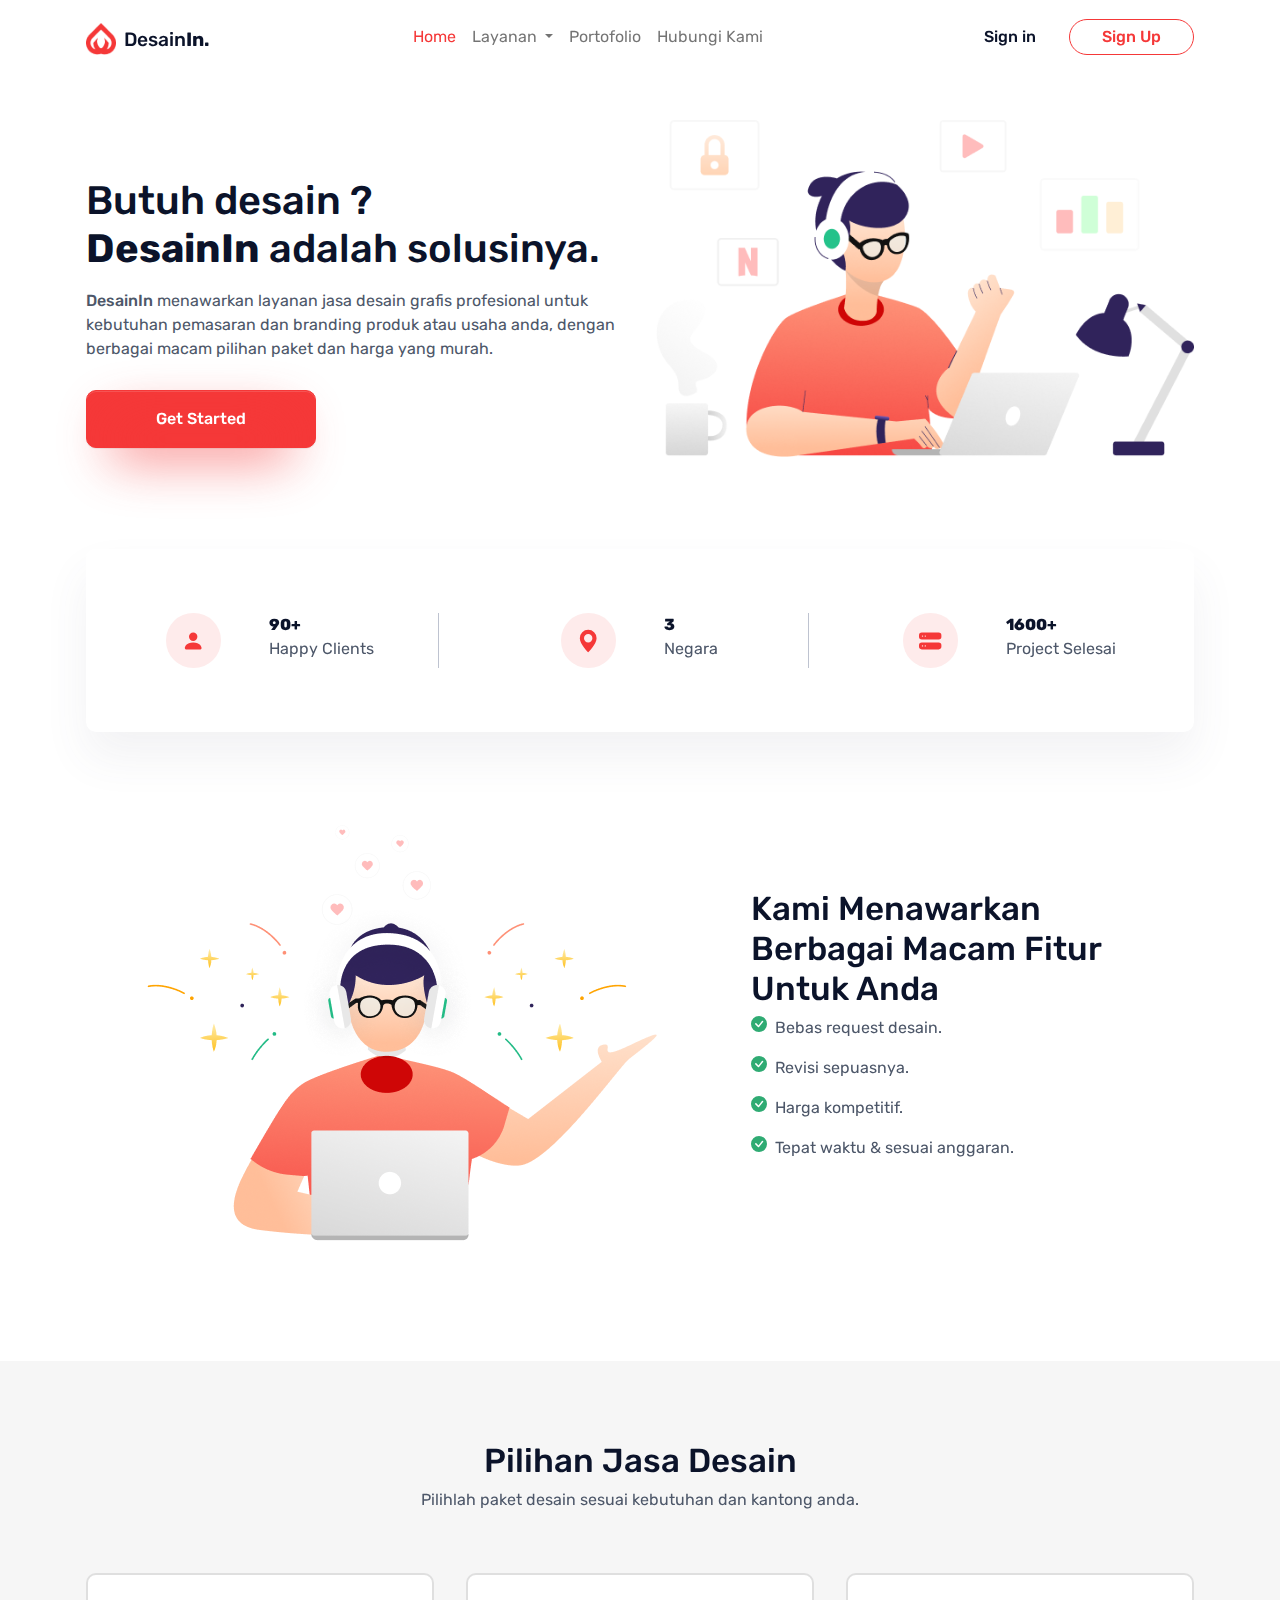
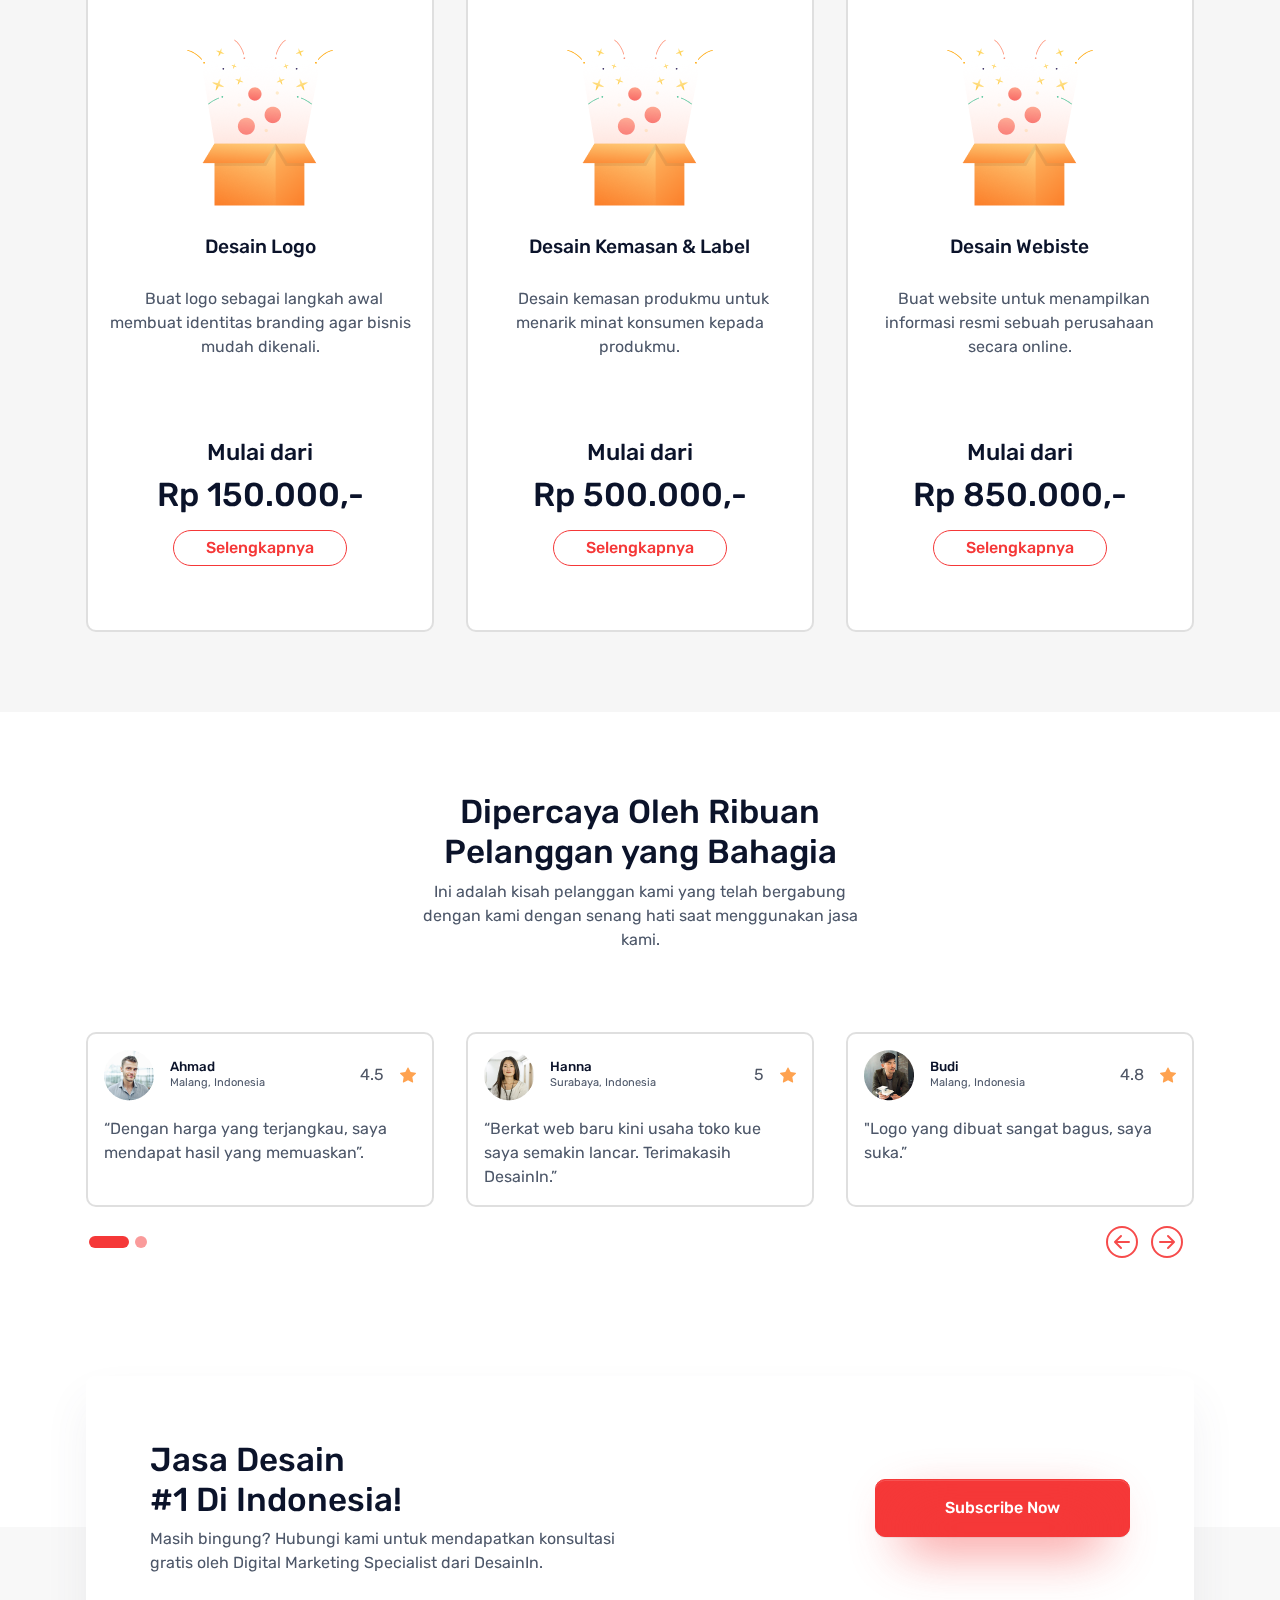
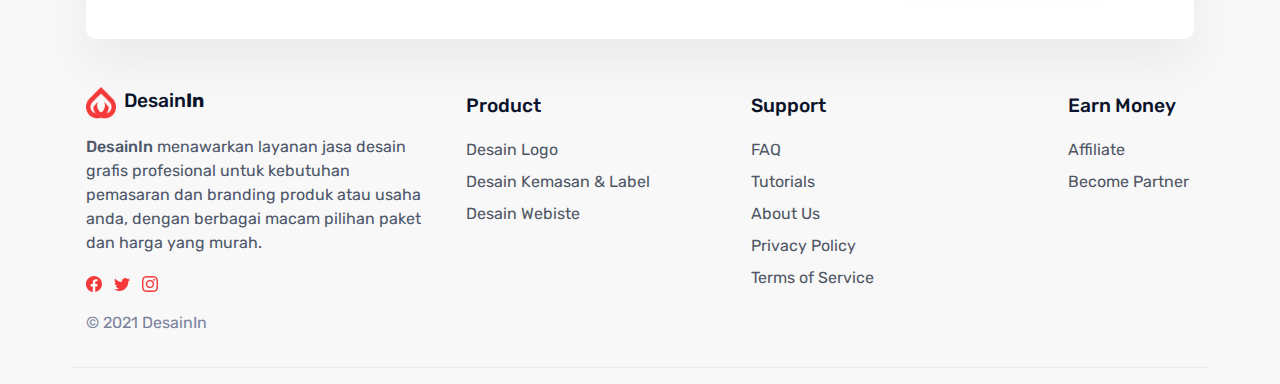
<file: index.html>
<!DOCTYPE html>
<html lang="en-US" dir="ltr">

<head>
  <meta charset="utf-8">
  <meta http-equiv="X-UA-Compatible" content="IE=edge">
  <meta name="viewport" content="width=device-width, initial-scale=1">


  <!-- ===============================================-->
  <!--    Document Title-->
  <!-- ===============================================-->
  <title>DesainIn | Desain murah, cepat, dan terbaik</title>


  <!-- ===============================================-->
  <!--    Favicons-->
  <!-- ===============================================-->
  <link rel="apple-touch-icon" sizes="180x180" href="assets/img/favicons/apple-touch-icon.png">
  <link rel="icon" type="image/png" sizes="32x32" href="assets/img/favicons/favicon-32x32.png">
  <link rel="icon" type="image/png" sizes="16x16" href="assets/img/favicons/favicon-16x16.png">
  <link rel="shortcut icon" type="image/x-icon" href="assets/img/favicons/favicon.ico">
  <link rel="manifest" href="assets/img/favicons/manifest.json">
  <meta name="msapplication-TileImage" content="assets/img/favicons/mstile-150x150.png">
  <meta name="theme-color" content="#ffffff">


  <!-- ===============================================-->
  <!--    Stylesheets-->
  <!-- ===============================================-->
  <link href="assets/css/theme.css" rel="stylesheet" />

</head>


<body>

  <!-- ===============================================-->
  <!--    Main Content-->
  <!-- ===============================================-->
  <main class="main" id="top">
    <nav class="navbar navbar-expand-lg navbar-light fixed-top py-3" data-navbar-on-scroll="data-navbar-on-scroll">
      <div class="container"><a class="navbar-brand" href="#"><img src="assets/img/icons/logo.png" alt=""
            width="30" /><span class="text-1000 fs-1 ms-2 fw-medium">Desain<span class="fw-bold">In.</span></span></a>
        <button class="navbar-toggler collapsed" type="button" data-bs-toggle="collapse"
          data-bs-target="#navbarSupportedContent" aria-controls="navbarSupportedContent" aria-expanded="false"
          aria-label="Toggle navigation"><span class="navbar-toggler-icon"></span></button>
        <div class="collapse navbar-collapse" id="navbarSupportedContent">
          <ul class="navbar-nav mx-auto border-bottom border-lg-bottom-0 pt-2 pt-lg-0">
            <li class="nav-item"><a class="nav-link active active" aria-current="page" href="index.html">Home</a></li>
                <a class="nav-link dropdown-toggle" href="#" id="dropdownMenuLink" data-toggle="dropdown" aria-haspopup="true" aria-expanded="false">
                  Layanan
                </a>
                <div class="dropdown-menu" aria-labelledby="dropdownMenuLink">
                  <a class="dropdown-item" href="layanan-logo.html">Desian Logo</a>
                  <a class="dropdown-item" href="layanan-kemasan.html">Desain Kemasan & Label</a>
                  <a class="dropdown-item" href="layanan-website.html">Desain Website</a>
                </div>
            </li>
            <li class="nav-item"><a class="nav-link" href="portfolio.html">Portofolio </a></li>
            <li class="nav-item"><a class="nav-link" href="#">Hubungi Kami </a></li>
          </ul>
          <form class="d-flex py-3 py-lg-0">
            <button class="btn btn-link text-1000 fw-medium order-1 order-lg-0" type="button" data-toggle="modal" data-target="#myModal">Sign in</button>
            <button class="btn btn-outline-danger rounded-pill order-0" data-toggle="modal" data-target="#myModal2" type="button">Sign Up</button>
          </form>
        </div>
      </div>
    </nav>

   
              <div class="modal fade" id="myModal" tabindex="-1" role="dialog" aria-labelledby="myModalLabel" aria-hidden="true">
                  <div class="modal-dialog" role="document">
                      <div class="modal-content">
                          <div class="modal-header">
                              <h4 class="modal-title" id="myModalLabel">Login</h4>
                          </div>
                          <div class="modal-body">
                              <form>
                                  <div class="form-group">
                                      <label for="email">Email address</label>
                                      <div class="input-group pb-modalreglog-input-group">
                                          <input type="email" class="form-control" id="email" placeholder="Email">
                                      </div>
                                  </div>
                                  <div class="form-group">
                                      <label for="password">Password</label>
                                      <div class="input-group pb-modalreglog-input-group">
                                          <input type="password" class="form-control" id="pws" placeholder="Password">
                                      </div>
                                  </div>
                              </form>
                          </div>
                          <div class="modal-footer">
                              <button type="button" class="btn btn-outline-danger rounded-pill order-0">Log in</button>
                          </div>
                      </div>
                  </div>
              </div>
              <div class="modal fade" id="myModal2" tabindex="-1" role="dialog" aria-labelledby="myModalLabel" aria-hidden="true">
                <div class="modal-dialog" role="document">
                      <div class="modal-content">
                          <div class="modal-header">
                              <h4 class="modal-title" id="myModalLabel">Daftar Sekarang</h4>
                          </div>
                          <div class="modal-body">
                              <form >
                                  <div class="form-group">
                                      <div id="pb-modalreglog-progressbar"></div>
                                  </div>
                                  <div class="form-group">
                                      <label for="email">Email address</label>
                                      <div class="input-group pb-modalreglog-input-group">
                                          <input type="email" class="form-control" id="inputEmail" placeholder="Email">
                                      </div>
                                  </div>
                                  <div class="form-group">
                                      <label for="password">Password</label>
                                      <div class="input-group pb-modalreglog-input-group">
                                          <input type="password" class="form-control" id="inputPws" placeholder="Password">
                                      </div>
                                  </div>
                                  <div class="form-group">
                                      <label for="confirmpassword">Confirm password</label>
                                      <div class="input-group pb-modalreglog-input-group">
                                          <input type="password" class="form-control" id="inputConfirmPws" placeholder="Confirm Password">
                                      </div>
                                  </div>
                                  <div class="form-group">
                                      <input type="checkbox" id="ch" name="chs">
                                      I agree with <a href="#">terms and conditions.</a>
                                  </div>
                              </form>
                          </div>
                          <div class="modal-footer">
                              <button type="button" class="btn btn-outline-danger rounded-pill order-0">Sign up</button>
                          </div>
                      </div>
                  </div>
              </div>

    <!-- ============================================-->
    <!-- <section> begin ============================-->
    <section class="pb-6">

      <div class="container">
        <div class="row flex-center">
          <div class="col-lg-6 col-md-5 order-md-1"><img class="img-fluid" src="assets/img/illustrations/1.png"
              alt="" /></div>
          <div class="col-md-7 col-lg-6 mt-5 text-center text-md-start">
            <h1 class="fw-medium">Butuh desain ?<br /><span class="fw-bold">DesainIn</span> adalah solusinya.</h1>
            <p class="mt-3 mb-4"><span class="fw-medium">DesainIn </span>menawarkan layanan jasa desain grafis profesional
                untuk kebutuhan pemasaran dan branding produk atau usaha anda, 
                dengan berbagai macam pilihan paket dan harga yang murah. </p><a
              class="btn btn-lg btn-danger hover-top btn-glow" href="#">Get Started </a>
          </div>
        </div>
      </div>
      <!-- end of .container-->

    </section>
    <!-- <section> close ============================-->
    <!-- ============================================-->




    <!-- ============================================-->
    <!-- <section> begin ============================-->
    <section class="py-4">

      <div class="container">
        <div class="card py-5 border-0 shadow-sm">
          <div class="card-body">
            <div class="row">
              <div class="col-4">
                <div class="border-end d-flex justify-content-md-center">
                  <div class="mx-2 mx-md-0 me-md-5">
                    <div class="badge badge-circle bg-soft-danger">
                      <svg class="bi bi-person-fill" xmlns="http://www.w3.org/2000/svg" width="24" height="24"
                        fill="#F53838" viewBox="0 0 16 16">
                        <path d="M3 14s-1 0-1-1 1-4 6-4 6 3 6 4-1 1-1 1H3zm5-6a3 3 0 1 0 0-6 3 3 0 0 0 0 6z"></path>
                      </svg>
                    </div>
                  </div>
                  <div>
                    <p class="fw-bolder text-1000 mb-0">90+ </p>
                    <p class="mb-0">Happy Clients </p>
                  </div>
                </div>
              </div>
              <div class="col-4">
                <div class="border-end d-flex justify-content-md-center">
                  <div class="mx-2 mx-md-0 me-md-5">
                    <div class="badge badge-circle bg-soft-danger">
                      <svg class="bi bi-geo-alt-fill" xmlns="http://www.w3.org/2000/svg" width="24" height="24"
                        fill="#F53838" viewBox="0 0 16 16">
                        <path d="M8 16s6-5.686 6-10A6 6 0 0 0 2 6c0 4.314 6 10 6 10zm0-7a3 3 0 1 1 0-6 3 3 0 0 1 0 6z">
                        </path>
                      </svg>
                    </div>
                  </div>
                  <div>
                    <p class="fw-bolder text-1000 mb-0">3 </p>
                    <p class="mb-0">Negara</p>
                  </div>
                </div>
              </div>
              <div class="col-4">
                <div class="d-flex justify-content-md-center">
                  <div class="mx-2 mx-md-0 me-md-5">
                    <div class="badge badge-circle bg-soft-danger">
                      <svg class="bi bi-hdd-stack-fill" xmlns="http://www.w3.org/2000/svg" width="24" height="24"
                        fill="#F53838" viewBox="0 0 16 16">
                        <path
                          d="M2 9a2 2 0 0 0-2 2v1a2 2 0 0 0 2 2h12a2 2 0 0 0 2-2v-1a2 2 0 0 0-2-2H2zm.5 3a.5.5 0 1 1 0-1 .5.5 0 0 1 0 1zm2 0a.5.5 0 1 1 0-1 .5.5 0 0 1 0 1zM2 2a2 2 0 0 0-2 2v1a2 2 0 0 0 2 2h12a2 2 0 0 0 2-2V4a2 2 0 0 0-2-2H2zm.5 3a.5.5 0 1 1 0-1 .5.5 0 0 1 0 1zm2 0a.5.5 0 1 1 0-1 .5.5 0 0 1 0 1z">
                        </path>
                      </svg>
                    </div>
                  </div>
                  <div>
                    <p class="fw-bolder text-1000 mb-0">1600+ </p>
                    <p class="mb-0">Project Selesai </p>
                  </div>
                </div>
              </div>
            </div>
          </div>
        </div>
      </div>
      <!-- end of .container-->

    </section>
    <!-- <section> close ============================-->
    <!-- ============================================-->




    <!-- ============================================-->
    <!-- <section> begin ============================-->
    <section class="pt-4 pt-md-6">

      <div class="container">
        <div class="row align-items-center">
          <div class="col-md-5 col-lg-7 text-lg-center"><img class="img-fluid mb-5 mb-md-0"
              src="assets/img/illustrations/2.png" alt="" /></div>
          <div class="col-md-7 col-lg-5 text-center text-md-start">
            <h2>Kami Menawarkan <br />Berbagai Macam Fitur Untuk Anda</h2>
            <div class="d-flex">
              <svg class="bi bi-check-circle-fill" xmlns="http://www.w3.org/2000/svg" width="16" height="16"
                fill="#2FAB73" viewBox="0 0 16 16">
                <path
                  d="M16 8A8 8 0 1 1 0 8a8 8 0 0 1 16 0zm-3.97-3.03a.75.75 0 0 0-1.08.022L7.477 9.417 5.384 7.323a.75.75 0 0 0-1.06 1.06L6.97 11.03a.75.75 0 0 0 1.079-.02l3.992-4.99a.75.75 0 0 0-.01-1.05z">
                </path>
              </svg>
              <p class="ms-2">Bebas request desain.</p>
            </div>
            <div class="d-flex">
              <svg class="bi bi-check-circle-fill" xmlns="http://www.w3.org/2000/svg" width="16" height="16"
                fill="#2FAB73" viewBox="0 0 16 16">
                <path
                  d="M16 8A8 8 0 1 1 0 8a8 8 0 0 1 16 0zm-3.97-3.03a.75.75 0 0 0-1.08.022L7.477 9.417 5.384 7.323a.75.75 0 0 0-1.06 1.06L6.97 11.03a.75.75 0 0 0 1.079-.02l3.992-4.99a.75.75 0 0 0-.01-1.05z">
                </path>
              </svg>
              <p class="ms-2">Revisi sepuasnya.</p>
            </div>
            <div class="d-flex">
              <svg class="bi bi-check-circle-fill" xmlns="http://www.w3.org/2000/svg" width="16" height="16"
                fill="#2FAB73" viewBox="0 0 16 16">
                <path
                  d="M16 8A8 8 0 1 1 0 8a8 8 0 0 1 16 0zm-3.97-3.03a.75.75 0 0 0-1.08.022L7.477 9.417 5.384 7.323a.75.75 0 0 0-1.06 1.06L6.97 11.03a.75.75 0 0 0 1.079-.02l3.992-4.99a.75.75 0 0 0-.01-1.05z">
                </path>
              </svg>
              <p class="ms-2">Harga kompetitif.</p>
            </div>
            <div class="d-flex">
              <svg class="bi bi-check-circle-fill" xmlns="http://www.w3.org/2000/svg" width="16" height="16"
                fill="#2FAB73" viewBox="0 0 16 16">
                <path
                  d="M16 8A8 8 0 1 1 0 8a8 8 0 0 1 16 0zm-3.97-3.03a.75.75 0 0 0-1.08.022L7.477 9.417 5.384 7.323a.75.75 0 0 0-1.06 1.06L6.97 11.03a.75.75 0 0 0 1.079-.02l3.992-4.99a.75.75 0 0 0-.01-1.05z">
                </path>
              </svg>
              <p class="ms-2">Tepat waktu & sesuai anggaran.</p>
            </div>
          </div>
        </div>
      </div>
      <!-- end of .container-->

    </section>
    <!-- <section> close ============================-->
    <!-- ============================================-->




    <!-- ============================================-->
    <!-- <section> begin ============================-->
    <section class="bg-100 py-7">

      <div class="container-lg">
        <div class="row justify-content-center">
          <div class="col-md-8 col-lg-5 text-center mb-3">
            <h2>Pilihan Jasa Desain</h2>
            <p>Pilihlah paket desain sesuai kebutuhan dan kantong anda.</p>
          </div>
        </div>
        <div class="row h-100 justify-content-center">
          <div class="col-md-4 pt-4 px-md-2 px-lg-3">
            <div class="card h-100">
              <div class="card-body d-flex flex-column justify-content-around mx-auto">
                <div class="text-center pt-5"><img class="img-fluid" src="assets/img/icons/pricing.png" alt="" />
                  <h5 class="my-4">Desain Logo</h5>
                </div>
                <ul class="list-unstyled text-center">
                  <li class="mb-3"><span class="me-2">
                     </span>Buat logo sebagai langkah awal membuat identitas branding agar bisnis mudah dikenali.
                  </li>
                </ul>
                <div class="text-center my-5">
                  <h4>Mulai dari</h4>
                  <h2 class="mb-3">Rp 150.000,-
                  </h2>
                  <a class="btn btn-outline-danger rounded-pill" href="layanan-logo.html" >Selengkapnya </a>
                </div>
              </div>
            </div>
          </div>
          <div class="col-md-4 pt-4 px-md-2 px-lg-3">
            <div class="card h-100">
              <div class="card-body d-flex flex-column justify-content-around mx-auto">
                <div class="text-center pt-5"><img class="img-fluid" src="assets/img/icons/pricing.png" alt="" />
                  <h5 class="my-4">Desain Kemasan & Label</h5>
                </div>
                <ul class="list-unstyled text-center">
                  <li class="mb-3"><span class="me-2">
                     </span>Desain kemasan produkmu untuk menarik minat konsumen kepada produkmu.
                  </li>
                </ul>
                <div class="text-center my-5">
                  <h4>Mulai dari</h4>
                  <h2 class="mb-3">Rp 500.000,-
                  </h2>
                  <a class="btn btn-outline-danger rounded-pill" href="layanan-kemasan.html" >Selengkapnya </a>
                </div>
              </div>
            </div>
          </div>
          <div class="col-md-4 pt-4 px-md-2 px-lg-3">
            <div class="card h-100">
              <div class="card-body d-flex flex-column justify-content-around mx-auto">
                <div class="text-center pt-5"><img class="img-fluid" src="assets/img/icons/pricing.png" alt="" />
                  <h5 class="my-4">Desain Webiste</h5>
                </div>
                <ul class="list-unstyled text-center">
                  <li class="mb-3"><span class="me-2">
                     </span>Buat website untuk  menampilkan informasi resmi sebuah perusahaan secara online.
                  </li>
                </ul>
                <div class="text-center my-5">
                  <h4>Mulai dari</h4>
                  <h2 class="mb-3">Rp 850.000,-
                  </h2>
                  <a class="btn btn-outline-danger rounded-pill" href="layanan-website.html" >Selengkapnya </a>
                </div>
              </div>
            </div>
          </div>
        </div>
      </div>
      <!-- end of .container-->

    </section>
    <!-- <section> close ============================-->
    <!-- ============================================-->

    <!-- ============================================-->
    <!-- <section> begin ============================-->
    <section class="py-7">

      <div class="container">
        <div class="row flex-center">
          <div class="col-md-8 col-lg-5 text-center">
            <h2>Dipercaya Oleh Ribuan<br />Pelanggan yang Bahagia</h2>
            <p>Ini adalah kisah pelanggan kami yang telah bergabung dengan kami dengan senang hati saat menggunakan jasa
              kami.</p>
          </div>
        </div>
        <div class="carousel slide pt-6" id="carouselExampleDark" data-bs-ride="carousel">
          <div class="carousel-inner">
            <div class="carousel-item active" data-bs-interval="10000">
              <div class="row h-100">
                <div class="col-md-4 mb-3 mb-md-0">
                  <div class="card h-100">
                    <div class="card-body">
                      <div class="d-flex justify-content-between align-items-center">
                        <div class="d-flex align-items-center"><img class="img-fluid"
                            src="assets/img/gallery/user-1.png" alt="" />
                          <div class="flex-1 ms-3">
                            <h6 class="mb-0 fs--1 text-1000 fw-medium">Ahmad</h6>
                            <p class="fs--2 fw-normal mb-0">Malang, Indonesia</p>
                          </div>
                        </div>
                        <div class="d-flex align-items-center"><span class="text-900 me-3">4.5</span>
                          <svg class="bi bi-star-fill" xmlns="http://www.w3.org/2000/svg" width="16" height="16"
                            fill="#FEA250" viewBox="0 0 16 16">
                            <path
                              d="M3.612 15.443c-.386.198-.824-.149-.746-.592l.83-4.73L.173 6.765c-.329-.314-.158-.888.283-.95l4.898-.696L7.538.792c.197-.39.73-.39.927 0l2.184 4.327 4.898.696c.441.062.612.636.283.95l-3.523 3.356.83 4.73c.078.443-.36.79-.746.592L8 13.187l-4.389 2.256z">
                            </path>
                          </svg>
                        </div>
                      </div>
                      <p class="card-text pt-3">“Dengan harga yang terjangkau, saya mendapat hasil yang memuaskan”.</p>
                    </div>
                  </div>
                </div>
                <div class="col-md-4 mb-3 mb-md-0">
                  <div class="card h-100">
                    <div class="card-body">
                      <div class="d-flex justify-content-between align-items-center">
                        <div class="d-flex align-items-center"><img class="img-fluid"
                            src="assets/img/gallery/user-2.png" alt="" />
                          <div class="flex-1 ms-3">
                            <h6 class="mb-0 fs--1 text-1000 fw-medium">Hanna</h6>
                            <p class="fs--2 fw-normal mb-0">Surabaya, Indonesia</p>
                          </div>
                        </div>
                        <div class="d-flex align-items-center"><span class="text-900 me-3">5</span>
                          <svg class="bi bi-star-fill" xmlns="http://www.w3.org/2000/svg" width="16" height="16"
                            fill="#FEA250" viewBox="0 0 16 16">
                            <path
                              d="M3.612 15.443c-.386.198-.824-.149-.746-.592l.83-4.73L.173 6.765c-.329-.314-.158-.888.283-.95l4.898-.696L7.538.792c.197-.39.73-.39.927 0l2.184 4.327 4.898.696c.441.062.612.636.283.95l-3.523 3.356.83 4.73c.078.443-.36.79-.746.592L8 13.187l-4.389 2.256z">
                            </path>
                          </svg>
                        </div>
                      </div>
                      <p class="card-text pt-3">“Berkat web baru kini usaha toko kue saya semakin lancar. Terimakasih DesainIn.”</p>
                    </div>
                  </div>
                </div>
                <div class="col-md-4 mb-3 mb-md-0">
                  <div class="card h-100">
                    <div class="card-body">
                      <div class="d-flex justify-content-between align-items-center">
                        <div class="d-flex align-items-center"><img class="img-fluid"
                            src="assets/img/gallery/user-3.png" alt="" />
                          <div class="flex-1 ms-3">
                            <h6 class="mb-0 fs--1 text-1000 fw-medium">Budi</h6>
                            <p class="fs--2 fw-normal mb-0">Malang, Indonesia</p>
                          </div>
                        </div>
                        <div class="d-flex align-items-center"><span class="text-900 me-3">4.8</span>
                          <svg class="bi bi-star-fill" xmlns="http://www.w3.org/2000/svg" width="16" height="16"
                            fill="#FEA250" viewBox="0 0 16 16">
                            <path
                              d="M3.612 15.443c-.386.198-.824-.149-.746-.592l.83-4.73L.173 6.765c-.329-.314-.158-.888.283-.95l4.898-.696L7.538.792c.197-.39.73-.39.927 0l2.184 4.327 4.898.696c.441.062.612.636.283.95l-3.523 3.356.83 4.73c.078.443-.36.79-.746.592L8 13.187l-4.389 2.256z">
                            </path>
                          </svg>
                        </div>
                      </div>
                      <p class="card-text pt-3">"Logo yang dibuat sangat bagus, saya suka.”</p>
                    </div>
                  </div>
                </div>
              </div>
            </div>
            <div class="carousel-item" data-bs-interval="2000">
              <div class="row h-100">
                <div class="col-md-4 mb-3 mb-md-0">
                  <div class="card h-100">
                    <div class="card-body">
                      <div class="d-flex justify-content-between align-items-center">
                        <div class="d-flex align-items-center"><img class="img-fluid"
                            src="assets/img/gallery/user-1.png" alt="" />
                          <div class="flex-1 ms-3">
                            <h6 class="mb-0 fs--1 text-1000 fw-medium">Aurelia</h6>
                            <p class="fs--2 fw-normal mb-0">Jakarta, Indonesia</p>
                          </div>
                        </div>
                        <div class="d-flex align-items-center"><span class="text-900 me-3">4.5</span>
                          <svg class="bi bi-star-fill" xmlns="http://www.w3.org/2000/svg" width="16" height="16"
                            fill="#FEA250" viewBox="0 0 16 16">
                            <path
                              d="M3.612 15.443c-.386.198-.824-.149-.746-.592l.83-4.73L.173 6.765c-.329-.314-.158-.888.283-.95l4.898-.696L7.538.792c.197-.39.73-.39.927 0l2.184 4.327 4.898.696c.441.062.612.636.283.95l-3.523 3.356.83 4.73c.078.443-.36.79-.746.592L8 13.187l-4.389 2.256z">
                            </path>
                          </svg>
                        </div>
                      </div>
                      <p class="card-text pt-3">“Saya sangat suka dengan desain logo yang dikerjakan, pasti bakal order lagiii”.</p>
                    </div>
                  </div>
                </div>
                <div class="col-md-4 mb-3 mb-md-0">
                  <div class="card h-100">
                    <div class="card-body">
                      <div class="d-flex justify-content-between align-items-center">
                        <div class="d-flex align-items-center"><img class="img-fluid"
                            src="assets/img/gallery/user-2.png" alt="" />
                          <div class="flex-1 ms-3">
                            <h6 class="mb-0 fs--1 text-1000 fw-medium">Mutiara Habiba</h6>
                            <p class="fs--2 fw-normal mb-0">Bandung, Indonesia</p>
                          </div>
                        </div>
                        <div class="d-flex align-items-center"><span class="text-900 me-3">5</span>
                          <svg class="bi bi-star-fill" xmlns="http://www.w3.org/2000/svg" width="16" height="16"
                            fill="#FEA250" viewBox="0 0 16 16">
                            <path
                              d="M3.612 15.443c-.386.198-.824-.149-.746-.592l.83-4.73L.173 6.765c-.329-.314-.158-.888.283-.95l4.898-.696L7.538.792c.197-.39.73-.39.927 0l2.184 4.327 4.898.696c.441.062.612.636.283.95l-3.523 3.356.83 4.73c.078.443-.36.79-.746.592L8 13.187l-4.389 2.256z">
                            </path>
                          </svg>
                        </div>
                      </div>
                      <p class="card-text pt-3">“Pelayanannya bagus dan ramah plus desain websitenya keren sekali.”</p>
                    </div>
                  </div>
                </div>
                <div class="col-md-4 mb-3 mb-md-0">
                  <div class="card h-100">
                    <div class="card-body">
                      <div class="d-flex justify-content-between align-items-center">
                        <div class="d-flex align-items-center"><img class="img-fluid"
                            src="assets/img/gallery/user-3.png" alt="" />
                          <div class="flex-1 ms-3">
                            <h6 class="mb-0 fs--1 text-1000 fw-medium">Gita Parama</h6>
                            <p class="fs--2 fw-normal mb-0">Jakarta, Indonesia</p>
                          </div>
                        </div>
                        <div class="d-flex align-items-center"><span class="text-900 me-3">4.8</span>
                          <svg class="bi bi-star-fill" xmlns="http://www.w3.org/2000/svg" width="16" height="16"
                            fill="#FEA250" viewBox="0 0 16 16">
                            <path
                              d="M3.612 15.443c-.386.198-.824-.149-.746-.592l.83-4.73L.173 6.765c-.329-.314-.158-.888.283-.95l4.898-.696L7.538.792c.197-.39.73-.39.927 0l2.184 4.327 4.898.696c.441.062.612.636.283.95l-3.523 3.356.83 4.73c.078.443-.36.79-.746.592L8 13.187l-4.389 2.256z">
                            </path>
                          </svg>
                        </div>
                      </div>
                      <p class="card-text pt-3">"Desainnya bagus banget dan cepet sekali, reocmmend banget pokoknya."</p>
                    </div>
                  </div>
                </div>
              </div>
            </div>
          </div>
          <div class="row px-3 px-md-0 mt-4">
            <div class="col-6 position-relative">
              <ol class="carousel-indicators">
                <li class="active" data-bs-target="#carouselExampleDark" data-bs-slide-to="0"></li>
                <li data-bs-target="#carouselExampleDark" data-bs-slide-to="1"></li>
              </ol>
            </div>
            <div class="col-6 position-relative"><a class="carousel-control-prev carousel-icon z-index-2"
                href="#carouselExampleDark" role="button" data-bs-slide="prev"><span class="carousel-control-prev-icon"
                  aria-hidden="true"></span><span class="visually-hidden">Previous</span></a><a
                class="carousel-control-next carousel-icon z-index-2" href="#carouselExampleDark" role="button"
                data-bs-slide="next"><span class="carousel-control-next-icon" aria-hidden="true"></span><span
                  class="visually-hidden">Next</span></a></div>
          </div>
        </div>
      </div>
      <!-- end of .container-->

    </section>
    <!-- <section> close ============================-->
    <!-- ============================================-->




    <!-- ============================================-->
    <!-- <section> begin ============================-->
    <section class="py-5 z-index-1" style="margin-bottom: -10rem">

      <div class="container">
        <div class="card py-5 px-5 border-0 shadow-sm">
          <div class="card-body">
            <div class="row flex-center">
              <div class="col-12 col-lg-6 text-lg-start">
                <h2>Jasa Desain <br />#1 Di Indonesia!</h2>
                <p class="mb-lg-0">Masih bingung? Hubungi kami untuk mendapatkan konsultasi gratis oleh Digital
                  Marketing Specialist dari DesainIn.</p>
              </div>
              <div class="col-12 col-lg-6 text-lg-end"><a class="btn btn-lg btn-danger hover-top btn-glow text-end"
                  href="#">Subscribe Now</a></div>
            </div>
          </div>
        </div>
      </div>
      <!-- end of .container-->

    </section>
    <!-- <section> close ============================-->
    <!-- ============================================-->




    <!-- ============================================-->
    <!-- <section> begin ============================-->
    <section class="bg-200 pt-9 pb-0">

      <div class="container">
        <div class="row">
          <div class="col-12 col-lg-4 mb-3"><a href="#"><img class="d-inline-block align-middle"
                src="assets/img/icons/logo.png" alt="" width="30" /><span
                class="d-inline-block text-1000 fs-1 ms-2 fw-medium lh-base">Desain<span
                  class="fw-bold">In</span></span></a>
            <p class="my-3"> <span class="fw-medium"> DesainIn </span>menawarkan layanan jasa desain grafis profesional
              untuk kebutuhan pemasaran dan branding produk atau usaha anda, 
              dengan berbagai macam pilihan paket dan harga yang murah. </p>
            <ul class="list-unstyled list-inline">
              <li class="list-inline-item"><a class="text-decoration-none" href="#!">
                  <svg class="bi bi-facebook" xmlns="http://www.w3.org/2000/svg" width="16" height="16" fill="#F53838"
                    viewBox="0 0 16 16">
                    <path
                      d="M16 8.049c0-4.446-3.582-8.05-8-8.05C3.58 0-.002 3.603-.002 8.05c0 4.017 2.926 7.347 6.75 7.951v-5.625h-2.03V8.05H6.75V6.275c0-2.017 1.195-3.131 3.022-3.131.876 0 1.791.157 1.791.157v1.98h-1.009c-.993 0-1.303.621-1.303 1.258v1.51h2.218l-.354 2.326H9.25V16c3.824-.604 6.75-3.934 6.75-7.951z">
                    </path>
                  </svg></a></li>
              <li class="list-inline-item"><a href="#!">
                  <svg class="bi bi-twitter" xmlns="http://www.w3.org/2000/svg" width="16" height="16" fill="#F53838"
                    viewBox="0 0 16 16">
                    <path
                      d="M5.026 15c6.038 0 9.341-5.003 9.341-9.334 0-.14 0-.282-.006-.422A6.685 6.685 0 0 0 16 3.542a6.658 6.658 0 0 1-1.889.518 3.301 3.301 0 0 0 1.447-1.817 6.533 6.533 0 0 1-2.087.793A3.286 3.286 0 0 0 7.875 6.03a9.325 9.325 0 0 1-6.767-3.429 3.289 3.289 0 0 0 1.018 4.382A3.323 3.323 0 0 1 .64 6.575v.045a3.288 3.288 0 0 0 2.632 3.218 3.203 3.203 0 0 1-.865.115 3.23 3.23 0 0 1-.614-.057 3.283 3.283 0 0 0 3.067 2.277A6.588 6.588 0 0 1 .78 13.58a6.32 6.32 0 0 1-.78-.045A9.344 9.344 0 0 0 5.026 15z">
                    </path>
                  </svg></a></li>
              <li class="list-inline-item"><a href="#!">
                  <svg class="bi bi-instagram" xmlns="http://www.w3.org/2000/svg" width="16" height="16" fill="#F53838"
                    viewBox="0 0 16 16">
                    <path
                      d="M8 0C5.829 0 5.556.01 4.703.048 3.85.088 3.269.222 2.76.42a3.917 3.917 0 0 0-1.417.923A3.927 3.927 0 0 0 .42 2.76C.222 3.268.087 3.85.048 4.7.01 5.555 0 5.827 0 8.001c0 2.172.01 2.444.048 3.297.04.852.174 1.433.372 1.942.205.526.478.972.923 1.417.444.445.89.719 1.416.923.51.198 1.09.333 1.942.372C5.555 15.99 5.827 16 8 16s2.444-.01 3.298-.048c.851-.04 1.434-.174 1.943-.372a3.916 3.916 0 0 0 1.416-.923c.445-.445.718-.891.923-1.417.197-.509.332-1.09.372-1.942C15.99 10.445 16 10.173 16 8s-.01-2.445-.048-3.299c-.04-.851-.175-1.433-.372-1.941a3.926 3.926 0 0 0-.923-1.417A3.911 3.911 0 0 0 13.24.42c-.51-.198-1.092-.333-1.943-.372C10.443.01 10.172 0 7.998 0h.003zm-.717 1.442h.718c2.136 0 2.389.007 3.232.046.78.035 1.204.166 1.486.275.373.145.64.319.92.599.28.28.453.546.598.92.11.281.24.705.275 1.485.039.843.047 1.096.047 3.231s-.008 2.389-.047 3.232c-.035.78-.166 1.203-.275 1.485a2.47 2.47 0 0 1-.599.919c-.28.28-.546.453-.92.598-.28.11-.704.24-1.485.276-.843.038-1.096.047-3.232.047s-2.39-.009-3.233-.047c-.78-.036-1.203-.166-1.485-.276a2.478 2.478 0 0 1-.92-.598 2.48 2.48 0 0 1-.6-.92c-.109-.281-.24-.705-.275-1.485-.038-.843-.046-1.096-.046-3.233 0-2.136.008-2.388.046-3.231.036-.78.166-1.204.276-1.486.145-.373.319-.64.599-.92.28-.28.546-.453.92-.598.282-.11.705-.24 1.485-.276.738-.034 1.024-.044 2.515-.045v.002zm4.988 1.328a.96.96 0 1 0 0 1.92.96.96 0 0 0 0-1.92zm-4.27 1.122a4.109 4.109 0 1 0 0 8.217 4.109 4.109 0 0 0 0-8.217zm0 1.441a2.667 2.667 0 1 1 0 5.334 2.667 2.667 0 0 1 0-5.334z">
                    </path>
                  </svg></a></li>
            </ul>
            <p class="text-400 my-3">&copy; 2021 DesainIn</p>
          </div>
          <div class="col-6 col-sm-4 col-lg-3 mb-3">
            <h5 class="lh-lg">Product </h5>
            <ul class="list-unstyled mb-md-4 mb-lg-0">
              <li class="lh-lg"><a class="text-900 text-decoration-none" href="layanan-logo.html">Desain Logo</a></li>
              <li class="lh-lg"><a class="text-900 text-decoration-none" href="layanan-kemasan.html">Desain Kemasan & Label</a></li>
              <li class="lh-lg"><a class="text-900 text-decoration-none" href="layanan-website.html">Desain Webiste</a></li>
            </ul>
          </div>
          <div class="col-6 col-sm-4 col-lg-3 mb-3">
            <h5 class="lh-lg">Support</h5>
            <ul class="list-unstyled mb-md-4 mb-lg-0">
              <li class="lh-lg"><a class="text-900 text-decoration-none" href="#!">FAQ</a></li>
              <li class="lh-lg"><a class="text-900 text-decoration-none" href="#!">Tutorials</a></li>
              <li class="lh-lg"><a class="text-900 text-decoration-none" href="#!">About Us</a></li>
              <li class="lh-lg"><a class="text-900 text-decoration-none" href="#!">Privacy Policy </a></li>
              <li class="lh-lg"><a class="text-900 text-decoration-none" href="#!">Terms of Service</a></li>
            </ul>
          </div>
          <div class="col-12 col-sm-4 col-lg-2 mb-3 ps-xxl-7 ps-xl-5">
            <h5 class="lh-lg">Earn Money </h5>
            <ul class="list-unstyled mb-md-4 mb-lg-0">
              <li class="lh-lg"><a class="text-900 text-decoration-none" href="#!">Affiliate</a></li>
              <li class="lh-lg"><a class="text-900 text-decoration-none" href="#!">Become Partner</a></li>
            </ul>
          </div>
          <hr class="opacity-25" />
        </div>
      </div>
      <!-- end of .container-->

    </section>
    <!-- <section> close ============================-->
    <!-- ============================================-->


  </main>
  <!-- ===============================================-->
  <!--    End of Main Content-->
  <!-- ===============================================-->




  <!-- ===============================================-->
  <!--    JavaScripts-->
  <!-- ===============================================-->
  <script src="vendors/@popperjs/popper.min.js"></script>
  <script src="vendors/bootstrap/bootstrap.min.js"></script>
  <script src="vendors/is/is.min.js"></script>
  <script src="https://polyfill.io/v3/polyfill.min.js?features=window.scroll"></script>
  <script src="assets/js/theme.js"></script>
  <script src="https://code.jquery.com/jquery-3.2.1.slim.min.js" integrity="sha384-KJ3o2DKtIkvYIK3UENzmM7KCkRr/rE9/Qpg6aAZGJwFDMVNA/GpGFF93hXpG5KkN" crossorigin="anonymous"></script>
  <script src="https://maxcdn.bootstrapcdn.com/bootstrap/4.0.0/js/bootstrap.min.js" integrity="sha384-JZR6Spejh4U02d8jOt6vLEHfe/JQGiRRSQQxSfFWpi1MquVdAyjUar5+76PVCmYl" crossorigin="anonymous"></script>

  <link
    href="https://fonts.googleapis.com/css2?family=Rubik:ital,wght@0,300;0,400;0,500;0,600;0,700;0,800;0,900;1,300;1,400;1,500;1,600;1,700;1,800;1,900&amp;display=swap"
    rel="stylesheet">
</body>

</html>
</file>
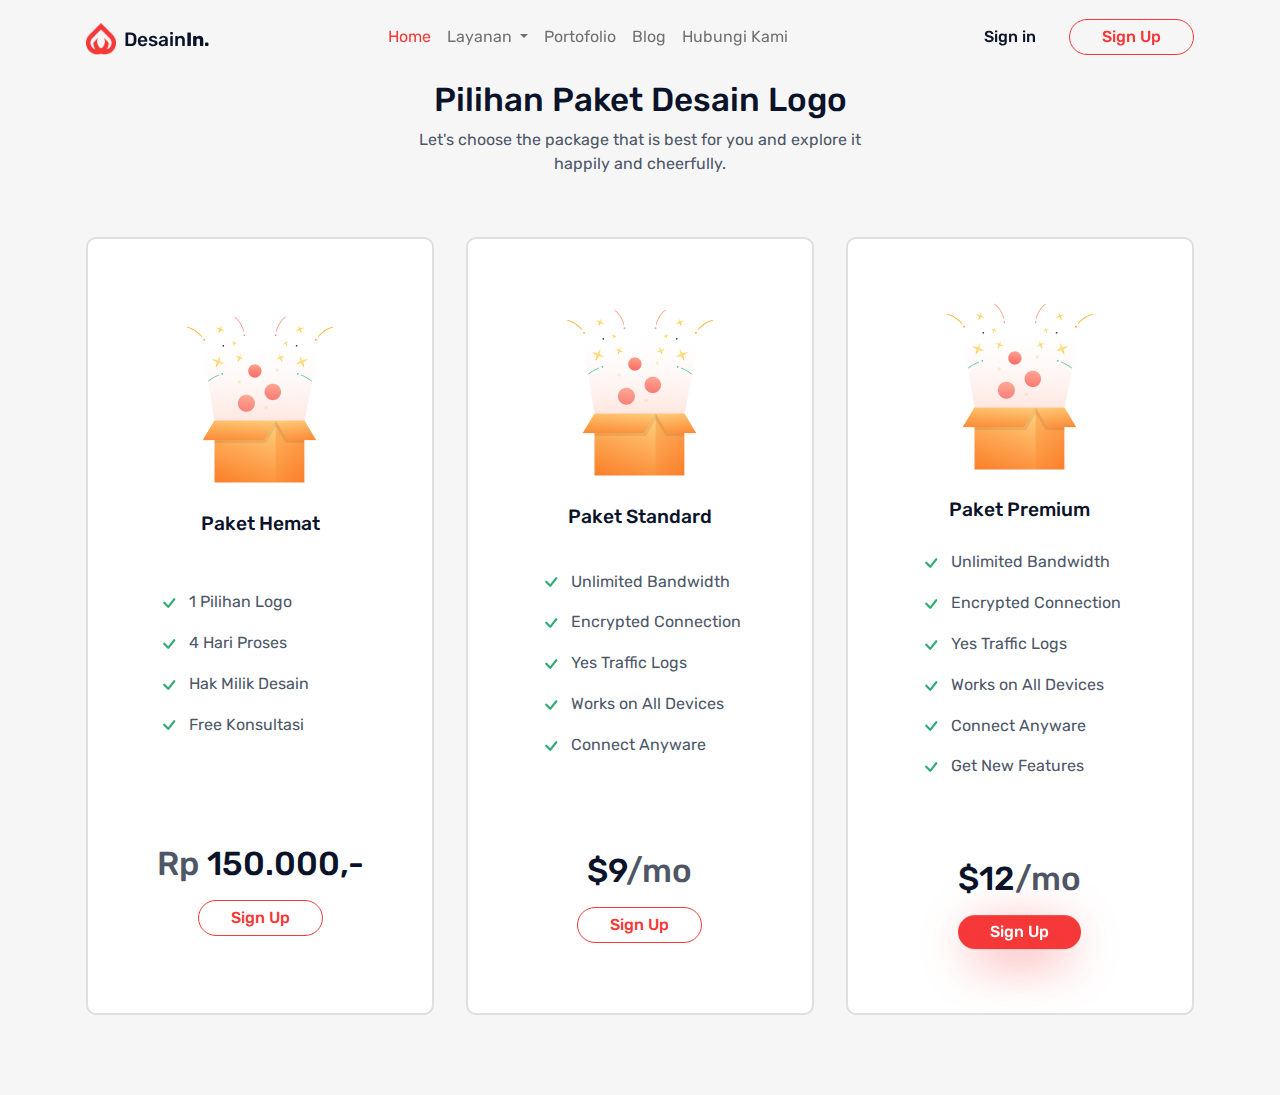
<file: detail-logo.html>
<!DOCTYPE html>
<html lang="en-US" dir="ltr">

<head>
  <meta charset="utf-8">
  <meta http-equiv="X-UA-Compatible" content="IE=edge">
  <meta name="viewport" content="width=device-width, initial-scale=1">


  <!-- ===============================================-->
  <!--    Document Title-->
  <!-- ===============================================-->
  <title>DesainIn | Desain murah, cepat, dan terbaik</title>


  <!-- ===============================================-->
  <!--    Favicons-->
  <!-- ===============================================-->
  <link rel="apple-touch-icon" sizes="180x180" href="assets/img/favicons/apple-touch-icon.png">
  <link rel="icon" type="image/png" sizes="32x32" href="assets/img/favicons/favicon-32x32.png">
  <link rel="icon" type="image/png" sizes="16x16" href="assets/img/favicons/favicon-16x16.png">
  <link rel="shortcut icon" type="image/x-icon" href="assets/img/favicons/favicon.ico">
  <link rel="manifest" href="assets/img/favicons/manifest.json">
  <meta name="msapplication-TileImage" content="assets/img/favicons/mstile-150x150.png">
  <meta name="theme-color" content="#ffffff">


  <!-- ===============================================-->
  <!--    Stylesheets-->
  <!-- ===============================================-->
  <link href="assets/css/theme.css" rel="stylesheet" />

</head>


<body>

  <!-- ===============================================-->
  <!--    Main Content-->
  <!-- ===============================================-->
  <main class="main" id="top">
    <nav class="navbar navbar-expand-lg navbar-light fixed-top py-3" data-navbar-on-scroll="data-navbar-on-scroll">
        <div class="container"><a class="navbar-brand" href="#"><img src="assets/img/icons/logo.png" alt=""
              width="30" /><span class="text-1000 fs-1 ms-2 fw-medium">Desain<span class="fw-bold">In.</span></span></a>
          <button class="navbar-toggler collapsed" type="button" data-bs-toggle="collapse"
            data-bs-target="#navbarSupportedContent" aria-controls="navbarSupportedContent" aria-expanded="false"
            aria-label="Toggle navigation"><span class="navbar-toggler-icon"></span></button>
          <div class="collapse navbar-collapse" id="navbarSupportedContent">
            <ul class="navbar-nav mx-auto border-bottom border-lg-bottom-0 pt-2 pt-lg-0">
              <li class="nav-item"><a class="nav-link active active" aria-current="page" href="index.html">Home</a></li>
              <li class="nav-item">
                  <a class="nav-link dropdown-toggle" href="#" id="dropdownMenuLink" data-toggle="dropdown" aria-haspopup="true" aria-expanded="false">
                    Layanan
                  </a>
                  <div class="dropdown-menu" aria-labelledby="dropdownMenuLink">
                    <a class="dropdown-item" href="detail-logo.html">Desian Logo</a>
                    <a class="dropdown-item" href="#">Desain Kemasan & Label</a>
                    <a class="dropdown-item" href="#">Desain Ilustrasi</a>
                  </div>
              </li>
              <li class="nav-item"><a class="nav-link" href="portfolio.html">Portofolio </a></li>
              <li class="nav-item"><a class="nav-link" href="#">Blog</a></li>
              <li class="nav-item"><a class="nav-link" href="#">Hubungi Kami </a></li>
            </ul>
            <form class="d-flex py-3 py-lg-0">
              <button class="btn btn-link text-1000 fw-medium order-1 order-lg-0" type="button">Sign in</button>
              <button class="btn btn-outline-danger rounded-pill order-0" type="submit">Sign Up</button>
            </form>
          </div>
        </div>
      </nav>






    <!-- ============================================-->
    <!-- <section> begin ============================-->
    <section class="bg-100 py-7">
      <div class="container-lg">
        <div class="row justify-content-center">
          <div class="col-md-8 col-lg-5 text-center mb-3">
            <h2>Pilihan Paket Desain Logo</h2>
            <p>Let's choose the package that is best for you and explore it happily and cheerfully.</p>
          </div>
        </div>
        <div class="row h-100 justify-content-center">
          <div class="col-md-4 pt-4 px-md-2 px-lg-3">
            <div class="card h-100">
              <div class="card-body d-flex flex-column justify-content-around mx-auto">
                <div class="text-center pt-5"><img class="img-fluid" src="assets/img/icons/pricing.png" alt="" />
                  <h5 class="my-4">Paket Hemat</h5>
                </div>
                <ul class="list-unstyled">
                  <li class="mb-3"><span class="me-2">
                      <svg class="bi bi-check" xmlns="http://www.w3.org/2000/svg" width="24" height="24" fill="#2FAB73"
                        viewBox="0 0 16 16">
                        <path
                          d="M10.97 4.97a.75.75 0 0 1 1.07 1.05l-3.99 4.99a.75.75 0 0 1-1.08.02L4.324 8.384a.75.75 0 1 1 1.06-1.06l2.094 2.093 3.473-4.425a.267.267 0 0 1 .02-.022z">
                        </path>
                      </svg></span>1 Pilihan Logo
                  </li>
                  <li class="mb-3"><span class="me-2">
                      <svg class="bi bi-check" xmlns="http://www.w3.org/2000/svg" width="24" height="24" fill="#2FAB73"
                        viewBox="0 0 16 16">
                        <path
                          d="M10.97 4.97a.75.75 0 0 1 1.07 1.05l-3.99 4.99a.75.75 0 0 1-1.08.02L4.324 8.384a.75.75 0 1 1 1.06-1.06l2.094 2.093 3.473-4.425a.267.267 0 0 1 .02-.022z">
                        </path>
                      </svg></span>4 Hari Proses
                  </li>
                  <li class="mb-3"><span class="me-2">
                      <svg class="bi bi-check" xmlns="http://www.w3.org/2000/svg" width="24" height="24" fill="#2FAB73"
                        viewBox="0 0 16 16">
                        <path
                          d="M10.97 4.97a.75.75 0 0 1 1.07 1.05l-3.99 4.99a.75.75 0 0 1-1.08.02L4.324 8.384a.75.75 0 1 1 1.06-1.06l2.094 2.093 3.473-4.425a.267.267 0 0 1 .02-.022z">
                        </path>
                      </svg></span>Hak Milik Desain
                  </li>
                  <li class="mb-3"><span class="me-2">
                      <svg class="bi bi-check" xmlns="http://www.w3.org/2000/svg" width="24" height="24" fill="#2FAB73"
                        viewBox="0 0 16 16">
                        <path
                          d="M10.97 4.97a.75.75 0 0 1 1.07 1.05l-3.99 4.99a.75.75 0 0 1-1.08.02L4.324 8.384a.75.75 0 1 1 1.06-1.06l2.094 2.093 3.473-4.425a.267.267 0 0 1 .02-.022z">
                        </path>
                      </svg></span>Free Konsultasi
                  </li>
                </ul>
                <div class="text-center my-5">
                  <h2 class="mb-3"><span class="text-900">Rp </span>150.000,-
                  </h2>
                  <button class="btn btn-outline-danger rounded-pill" type="submit">Sign Up </button>
                </div>
              </div>
            </div>
          </div>
          <div class="col-md-4 pt-4 px-md-2 px-lg-3">
            <div class="card h-100">
              <div class="card-body d-flex flex-column justify-content-around mx-auto">
                <div class="text-center pt-5"><img class="img-fluid" src="assets/img/icons/pricing.png" alt="" />
                  <h5 class="my-4">Paket Standard</h5>
                </div>
                <ul class="list-unstyled">
                  <li class="mb-3"><span class="me-2">
                      <svg class="bi bi-check" xmlns="http://www.w3.org/2000/svg" width="24" height="24" fill="#2FAB73"
                        viewBox="0 0 16 16">
                        <path
                          d="M10.97 4.97a.75.75 0 0 1 1.07 1.05l-3.99 4.99a.75.75 0 0 1-1.08.02L4.324 8.384a.75.75 0 1 1 1.06-1.06l2.094 2.093 3.473-4.425a.267.267 0 0 1 .02-.022z">
                        </path>
                      </svg></span>Unlimited Bandwidth
                  </li>
                  <li class="mb-3"><span class="me-2">
                      <svg class="bi bi-check" xmlns="http://www.w3.org/2000/svg" width="24" height="24" fill="#2FAB73"
                        viewBox="0 0 16 16">
                        <path
                          d="M10.97 4.97a.75.75 0 0 1 1.07 1.05l-3.99 4.99a.75.75 0 0 1-1.08.02L4.324 8.384a.75.75 0 1 1 1.06-1.06l2.094 2.093 3.473-4.425a.267.267 0 0 1 .02-.022z">
                        </path>
                      </svg></span>Encrypted Connection
                  </li>
                  <li class="mb-3"><span class="me-2">
                      <svg class="bi bi-check" xmlns="http://www.w3.org/2000/svg" width="24" height="24" fill="#2FAB73"
                        viewBox="0 0 16 16">
                        <path
                          d="M10.97 4.97a.75.75 0 0 1 1.07 1.05l-3.99 4.99a.75.75 0 0 1-1.08.02L4.324 8.384a.75.75 0 1 1 1.06-1.06l2.094 2.093 3.473-4.425a.267.267 0 0 1 .02-.022z">
                        </path>
                      </svg></span>Yes Traffic Logs
                  </li>
                  <li class="mb-3"><span class="me-2">
                      <svg class="bi bi-check" xmlns="http://www.w3.org/2000/svg" width="24" height="24" fill="#2FAB73"
                        viewBox="0 0 16 16">
                        <path
                          d="M10.97 4.97a.75.75 0 0 1 1.07 1.05l-3.99 4.99a.75.75 0 0 1-1.08.02L4.324 8.384a.75.75 0 1 1 1.06-1.06l2.094 2.093 3.473-4.425a.267.267 0 0 1 .02-.022z">
                        </path>
                      </svg></span>Works on All Devices
                  </li>
                  <li class="mb-3"><span class="me-2">
                      <svg class="bi bi-check" xmlns="http://www.w3.org/2000/svg" width="24" height="24" fill="#2FAB73"
                        viewBox="0 0 16 16">
                        <path
                          d="M10.97 4.97a.75.75 0 0 1 1.07 1.05l-3.99 4.99a.75.75 0 0 1-1.08.02L4.324 8.384a.75.75 0 1 1 1.06-1.06l2.094 2.093 3.473-4.425a.267.267 0 0 1 .02-.022z">
                        </path>
                      </svg></span>Connect Anyware
                  </li>
                </ul>
                <div class="text-center my-5">
                  <h2 class="mb-3">$9<span class="text-900">/mo</span>
                  </h2>
                  <button class="btn btn-outline-danger rounded-pill" type="submit">Sign Up </button>
                </div>
              </div>
            </div>
          </div>
          <div class="col-md-4 pt-4 px-md-2 px-lg-3">
            <div class="card h-100">
              <div class="card-body d-flex flex-column justify-content-around mx-auto">
                <div class="text-center pt-5"><img class="img-fluid" src="assets/img/icons/pricing.png" alt="" />
                  <h5 class="my-4">Paket Premium</h5>
                </div>
                <ul class="list-unstyled">
                  <li class="mb-3"><span class="me-2">
                      <svg class="bi bi-check" xmlns="http://www.w3.org/2000/svg" width="24" height="24" fill="#2FAB73"
                        viewBox="0 0 16 16">
                        <path
                          d="M10.97 4.97a.75.75 0 0 1 1.07 1.05l-3.99 4.99a.75.75 0 0 1-1.08.02L4.324 8.384a.75.75 0 1 1 1.06-1.06l2.094 2.093 3.473-4.425a.267.267 0 0 1 .02-.022z">
                        </path>
                      </svg></span>Unlimited Bandwidth
                  </li>
                  <li class="mb-3"><span class="me-2">
                      <svg class="bi bi-check" xmlns="http://www.w3.org/2000/svg" width="24" height="24" fill="#2FAB73"
                        viewBox="0 0 16 16">
                        <path
                          d="M10.97 4.97a.75.75 0 0 1 1.07 1.05l-3.99 4.99a.75.75 0 0 1-1.08.02L4.324 8.384a.75.75 0 1 1 1.06-1.06l2.094 2.093 3.473-4.425a.267.267 0 0 1 .02-.022z">
                        </path>
                      </svg></span>Encrypted Connection
                  </li>
                  <li class="mb-3"><span class="me-2">
                      <svg class="bi bi-check" xmlns="http://www.w3.org/2000/svg" width="24" height="24" fill="#2FAB73"
                        viewBox="0 0 16 16">
                        <path
                          d="M10.97 4.97a.75.75 0 0 1 1.07 1.05l-3.99 4.99a.75.75 0 0 1-1.08.02L4.324 8.384a.75.75 0 1 1 1.06-1.06l2.094 2.093 3.473-4.425a.267.267 0 0 1 .02-.022z">
                        </path>
                      </svg></span>Yes Traffic Logs
                  </li>
                  <li class="mb-3"><span class="me-2">
                      <svg class="bi bi-check" xmlns="http://www.w3.org/2000/svg" width="24" height="24" fill="#2FAB73"
                        viewBox="0 0 16 16">
                        <path
                          d="M10.97 4.97a.75.75 0 0 1 1.07 1.05l-3.99 4.99a.75.75 0 0 1-1.08.02L4.324 8.384a.75.75 0 1 1 1.06-1.06l2.094 2.093 3.473-4.425a.267.267 0 0 1 .02-.022z">
                        </path>
                      </svg></span>Works on All Devices
                  </li>
                  <li class="mb-3"><span class="me-2">
                      <svg class="bi bi-check" xmlns="http://www.w3.org/2000/svg" width="24" height="24" fill="#2FAB73"
                        viewBox="0 0 16 16">
                        <path
                          d="M10.97 4.97a.75.75 0 0 1 1.07 1.05l-3.99 4.99a.75.75 0 0 1-1.08.02L4.324 8.384a.75.75 0 1 1 1.06-1.06l2.094 2.093 3.473-4.425a.267.267 0 0 1 .02-.022z">
                        </path>
                      </svg></span>Connect Anyware
                  </li>
                  <li class="mb-3"><span class="me-2">
                      <svg class="bi bi-check" xmlns="http://www.w3.org/2000/svg" width="24" height="24" fill="#2FAB73"
                        viewBox="0 0 16 16">
                        <path
                          d="M10.97 4.97a.75.75 0 0 1 1.07 1.05l-3.99 4.99a.75.75 0 0 1-1.08.02L4.324 8.384a.75.75 0 1 1 1.06-1.06l2.094 2.093 3.473-4.425a.267.267 0 0 1 .02-.022z">
                        </path>
                      </svg></span>Get New Features
                  </li>
                </ul>
                <div class="text-center my-5">
                  <h2 class="mb-3">$12<span class="text-900">/mo</span>
                  </h2>
                  <button class="btn btn-danger hover-top btn-glow rounded-pill border-0" type="submit">Sign Up</button>
                </div>
              </div>
            </div>
          </div>
        </div>
      </div>
      <!-- end of .container-->

    </section>
    <!-- <section> close ============================-->
    <!-- ============================================-->









  </main>
  <!-- ===============================================-->
  <!--    End of Main Content-->
  <!-- ===============================================-->




  <!-- ===============================================-->
  <!--    JavaScripts-->
  <!-- ===============================================-->
  <script src="vendors/@popperjs/popper.min.js"></script>
  <script src="vendors/bootstrap/bootstrap.min.js"></script>
  <script src="vendors/is/is.min.js"></script>
  <script src="https://polyfill.io/v3/polyfill.min.js?features=window.scroll"></script>
  <script src="assets/js/theme.js"></script>
  <script src="https://code.jquery.com/jquery-3.2.1.slim.min.js" integrity="sha384-KJ3o2DKtIkvYIK3UENzmM7KCkRr/rE9/Qpg6aAZGJwFDMVNA/GpGFF93hXpG5KkN" crossorigin="anonymous"></script>
  <script src="https://cdnjs.cloudflare.com/ajax/libs/popper.js/1.12.9/umd/popper.min.js" integrity="sha384-ApNbgh9B+Y1QKtv3Rn7W3mgPxhU9K/ScQsAP7hUibX39j7fakFPskvXusvfa0b4Q" crossorigin="anonymous"></script>
  <script src="https://maxcdn.bootstrapcdn.com/bootstrap/4.0.0/js/bootstrap.min.js" integrity="sha384-JZR6Spejh4U02d8jOt6vLEHfe/JQGiRRSQQxSfFWpi1MquVdAyjUar5+76PVCmYl" crossorigin="anonymous"></script>

  <link
    href="https://fonts.googleapis.com/css2?family=Rubik:ital,wght@0,300;0,400;0,500;0,600;0,700;0,800;0,900;1,300;1,400;1,500;1,600;1,700;1,800;1,900&amp;display=swap"
    rel="stylesheet">
</body>

</html>
</file>
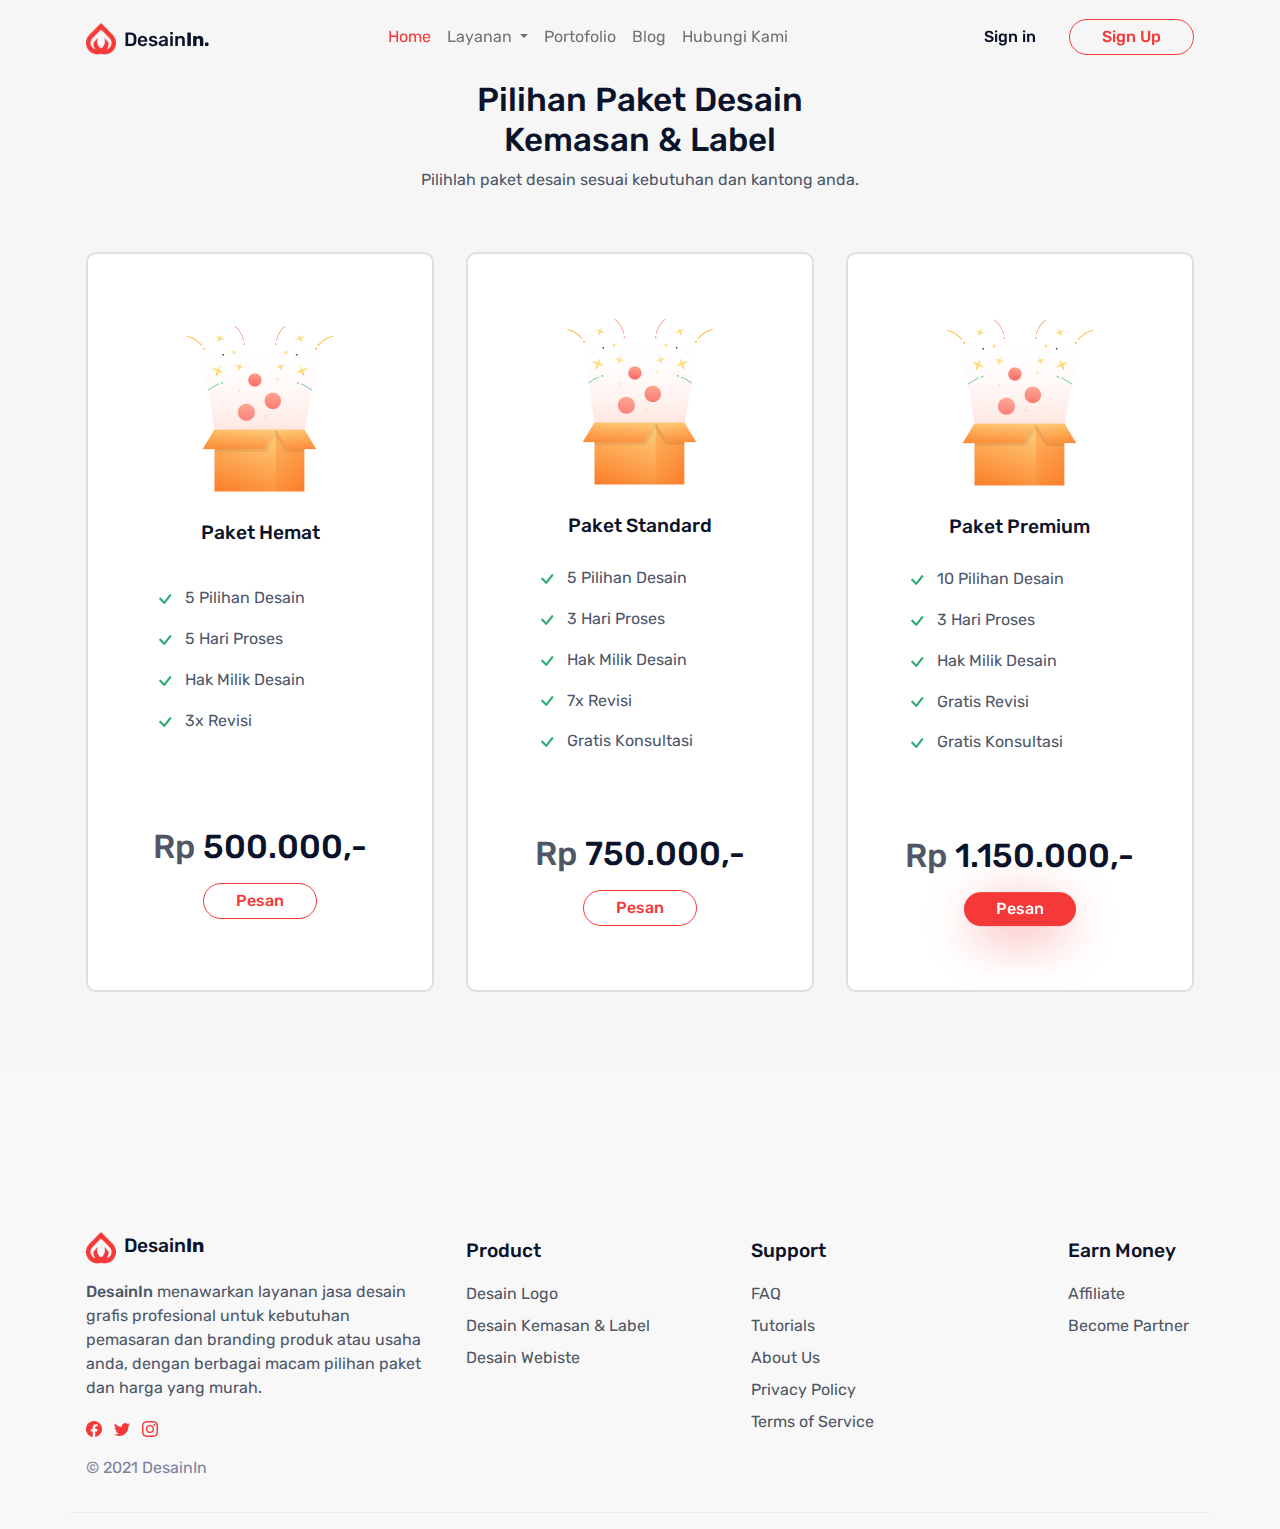
<file: layanan-kemasan.html>
<!DOCTYPE html>
<html lang="en-US" dir="ltr">

<head>
  <meta charset="utf-8">
  <meta http-equiv="X-UA-Compatible" content="IE=edge">
  <meta name="viewport" content="width=device-width, initial-scale=1">


  <!-- ===============================================-->
  <!--    Document Title-->
  <!-- ===============================================-->
  <title>DesainIn | Desain murah, cepat, dan terbaik</title>


  <!-- ===============================================-->
  <!--    Favicons-->
  <!-- ===============================================-->
  <link rel="apple-touch-icon" sizes="180x180" href="assets/img/favicons/apple-touch-icon.png">
  <link rel="icon" type="image/png" sizes="32x32" href="assets/img/favicons/favicon-32x32.png">
  <link rel="icon" type="image/png" sizes="16x16" href="assets/img/favicons/favicon-16x16.png">
  <link rel="shortcut icon" type="image/x-icon" href="assets/img/favicons/favicon.ico">
  <link rel="manifest" href="assets/img/favicons/manifest.json">
  <meta name="msapplication-TileImage" content="assets/img/favicons/mstile-150x150.png">
  <meta name="theme-color" content="#ffffff">


  <!-- ===============================================-->
  <!--    Stylesheets-->
  <!-- ===============================================-->
  <link href="assets/css/theme.css" rel="stylesheet" />

</head>


<body>

  <!-- ===============================================-->
  <!--    Main Content-->
  <!-- ===============================================-->
  <main class="main" id="top">
    <nav class="navbar navbar-expand-lg navbar-light fixed-top py-3" data-navbar-on-scroll="data-navbar-on-scroll">
      <div class="container"><a class="navbar-brand" href="#"><img src="assets/img/icons/logo.png" alt=""
            width="30" /><span class="text-1000 fs-1 ms-2 fw-medium">Desain<span class="fw-bold">In.</span></span></a>
        <button class="navbar-toggler collapsed" type="button" data-bs-toggle="collapse"
          data-bs-target="#navbarSupportedContent" aria-controls="navbarSupportedContent" aria-expanded="false"
          aria-label="Toggle navigation"><span class="navbar-toggler-icon"></span></button>
        <div class="collapse navbar-collapse" id="navbarSupportedContent">
          <ul class="navbar-nav mx-auto border-bottom border-lg-bottom-0 pt-2 pt-lg-0">
            <li class="nav-item"><a class="nav-link active active" aria-current="page" href="index.html">Home</a></li>
            <li class="nav-item">
                <a class="nav-link dropdown-toggle" href="#" id="dropdownMenuLink" data-toggle="dropdown" aria-haspopup="true" aria-expanded="false">
                  Layanan
                </a>
                <div class="dropdown-menu" aria-labelledby="dropdownMenuLink">
                  <a class="dropdown-item" href="layanan-logo.html">Desian Logo</a>
                  <a class="dropdown-item" href="layanan-kemasan.html">Desain Kemasan & Label</a>
                  <a class="dropdown-item" href="layanan-website.html">Desain Website</a>
                </div>
            </li>
            <li class="nav-item"><a class="nav-link" href="portfolio.html">Portofolio </a></li>
            <li class="nav-item"><a class="nav-link" href="#">Blog</a></li>
            <li class="nav-item"><a class="nav-link" href="#">Hubungi Kami </a></li>
          </ul>
          <form class="d-flex py-3 py-lg-0">
            <button class="btn btn-link text-1000 fw-medium order-1 order-lg-0" type="button" data-toggle="modal" data-target="#myModal">Sign in</button>
            <button class="btn btn-outline-danger rounded-pill order-0" data-toggle="modal" data-target="#myModal2" type="button">Sign Up</button>
          </form>
        </div>
      </div>
    </nav>

   
              <div class="modal fade" id="myModal" tabindex="-1" role="dialog" aria-labelledby="myModalLabel" aria-hidden="true">
                  <div class="modal-dialog" role="document">
                      <div class="modal-content">
                          <div class="modal-header">
                              <h4 class="modal-title" id="myModalLabel">Login</h4>
                          </div>
                          <div class="modal-body">
                              <form>
                                  <div class="form-group">
                                      <label for="email">Email address</label>
                                      <div class="input-group pb-modalreglog-input-group">
                                          <input type="email" class="form-control" id="email" placeholder="Email">
                                      </div>
                                  </div>
                                  <div class="form-group">
                                      <label for="password">Password</label>
                                      <div class="input-group pb-modalreglog-input-group">
                                          <input type="password" class="form-control" id="pws" placeholder="Password">
                                      </div>
                                  </div>
                              </form>
                          </div>
                          <div class="modal-footer">
                              <button type="button" class="btn btn-outline-danger rounded-pill order-0">Log in</button>
                          </div>
                      </div>
                  </div>
              </div>
              <div class="modal fade" id="myModal2" tabindex="-1" role="dialog" aria-labelledby="myModalLabel" aria-hidden="true">
                <div class="modal-dialog" role="document">
                      <div class="modal-content">
                          <div class="modal-header">
                              <h4 class="modal-title" id="myModalLabel">Daftar Sekarang</h4>
                          </div>
                          <div class="modal-body">
                              <form >
                                  <div class="form-group">
                                      <div id="pb-modalreglog-progressbar"></div>
                                  </div>
                                  <div class="form-group">
                                      <label for="email">Email address</label>
                                      <div class="input-group pb-modalreglog-input-group">
                                          <input type="email" class="form-control" id="inputEmail" placeholder="Email">
                                      </div>
                                  </div>
                                  <div class="form-group">
                                      <label for="password">Password</label>
                                      <div class="input-group pb-modalreglog-input-group">
                                          <input type="password" class="form-control" id="inputPws" placeholder="Password">
                                      </div>
                                  </div>
                                  <div class="form-group">
                                      <label for="confirmpassword">Confirm password</label>
                                      <div class="input-group pb-modalreglog-input-group">
                                          <input type="password" class="form-control" id="inputConfirmPws" placeholder="Confirm Password">
                                      </div>
                                  </div>
                                  <div class="form-group">
                                      <input type="checkbox" id="ch" name="chs">
                                      I agree with <a href="#">terms and conditions.</a>
                                  </div>
                              </form>
                          </div>
                          <div class="modal-footer">
                              <button type="button" class="btn btn-outline-danger rounded-pill order-0">Sign up</button>
                          </div>
                      </div>
                  </div>
              </div>






    <!-- ============================================-->
    <!-- <section> begin ============================-->
    <section class="bg-100 py-7">
      <div class="container-lg">
        <div class="row justify-content-center">
          <div class="col-md-8 col-lg-5 text-center mb-3">
            <h2>Pilihan Paket Desain Kemasan & Label</h2>
            <p>Pilihlah paket desain sesuai kebutuhan dan kantong anda.</p>
          </div>
        </div>
        <div class="row h-100 justify-content-center">
          <div class="col-md-4 pt-4 px-md-2 px-lg-3">
            <div class="card h-100">
              <div class="card-body d-flex flex-column justify-content-around mx-auto">
                <div class="text-center pt-5"><img class="img-fluid" src="assets/img/icons/pricing.png" alt="" />
                  <h5 class="my-4">Paket Hemat</h5>
                </div>
                <ul class="list-unstyled">
                  <li class="mb-3"><span class="me-2">
                      <svg class="bi bi-check" xmlns="http://www.w3.org/2000/svg" width="24" height="24" fill="#2FAB73"
                        viewBox="0 0 16 16">
                        <path
                          d="M10.97 4.97a.75.75 0 0 1 1.07 1.05l-3.99 4.99a.75.75 0 0 1-1.08.02L4.324 8.384a.75.75 0 1 1 1.06-1.06l2.094 2.093 3.473-4.425a.267.267 0 0 1 .02-.022z">
                        </path>
                      </svg></span>5 Pilihan Desain
                  </li>
                  <li class="mb-3"><span class="me-2">
                      <svg class="bi bi-check" xmlns="http://www.w3.org/2000/svg" width="24" height="24" fill="#2FAB73"
                        viewBox="0 0 16 16">
                        <path
                          d="M10.97 4.97a.75.75 0 0 1 1.07 1.05l-3.99 4.99a.75.75 0 0 1-1.08.02L4.324 8.384a.75.75 0 1 1 1.06-1.06l2.094 2.093 3.473-4.425a.267.267 0 0 1 .02-.022z">
                        </path>
                      </svg></span>5 Hari Proses
                  </li>
                  <li class="mb-3"><span class="me-2">
                      <svg class="bi bi-check" xmlns="http://www.w3.org/2000/svg" width="24" height="24" fill="#2FAB73"
                        viewBox="0 0 16 16">
                        <path
                          d="M10.97 4.97a.75.75 0 0 1 1.07 1.05l-3.99 4.99a.75.75 0 0 1-1.08.02L4.324 8.384a.75.75 0 1 1 1.06-1.06l2.094 2.093 3.473-4.425a.267.267 0 0 1 .02-.022z">
                        </path>
                      </svg></span>Hak Milik Desain
                  </li>

                  <li class="mb-3"><span class="me-2">
                    <svg class="bi bi-check" xmlns="http://www.w3.org/2000/svg" width="24" height="24" fill="#2FAB73"
                      viewBox="0 0 16 16">
                      <path
                        d="M10.97 4.97a.75.75 0 0 1 1.07 1.05l-3.99 4.99a.75.75 0 0 1-1.08.02L4.324 8.384a.75.75 0 1 1 1.06-1.06l2.094 2.093 3.473-4.425a.267.267 0 0 1 .02-.022z">
                      </path>
                    </svg></span>3x Revisi
                </li>
                 
                </ul>
                <div class="text-center my-5">
                  <h2 class="mb-3"><span class="text-900">Rp </span>500.000,-
                  </h2>
                  <button class="btn btn-outline-danger rounded-pill" type="submit">Pesan </button>
                </div>
              </div>
            </div>
          </div>
          <div class="col-md-4 pt-4 px-md-2 px-lg-3">
            <div class="card h-100">
              <div class="card-body d-flex flex-column justify-content-around mx-auto">
                <div class="text-center pt-5"><img class="img-fluid" src="assets/img/icons/pricing.png" alt="" />
                  <h5 class="my-4">Paket Standard</h5>
                </div>
                <ul class="list-unstyled">
                  <li class="mb-3"><span class="me-2">
                      <svg class="bi bi-check" xmlns="http://www.w3.org/2000/svg" width="24" height="24" fill="#2FAB73"
                        viewBox="0 0 16 16">
                        <path
                          d="M10.97 4.97a.75.75 0 0 1 1.07 1.05l-3.99 4.99a.75.75 0 0 1-1.08.02L4.324 8.384a.75.75 0 1 1 1.06-1.06l2.094 2.093 3.473-4.425a.267.267 0 0 1 .02-.022z">
                        </path>
                      </svg></span>5 Pilihan Desain
                  </li>
                  <li class="mb-3"><span class="me-2">
                      <svg class="bi bi-check" xmlns="http://www.w3.org/2000/svg" width="24" height="24" fill="#2FAB73"
                        viewBox="0 0 16 16">
                        <path
                          d="M10.97 4.97a.75.75 0 0 1 1.07 1.05l-3.99 4.99a.75.75 0 0 1-1.08.02L4.324 8.384a.75.75 0 1 1 1.06-1.06l2.094 2.093 3.473-4.425a.267.267 0 0 1 .02-.022z">
                        </path>
                      </svg></span>3 Hari Proses
                  </li>
                  <li class="mb-3"><span class="me-2">
                      <svg class="bi bi-check" xmlns="http://www.w3.org/2000/svg" width="24" height="24" fill="#2FAB73"
                        viewBox="0 0 16 16">
                        <path
                          d="M10.97 4.97a.75.75 0 0 1 1.07 1.05l-3.99 4.99a.75.75 0 0 1-1.08.02L4.324 8.384a.75.75 0 1 1 1.06-1.06l2.094 2.093 3.473-4.425a.267.267 0 0 1 .02-.022z">
                        </path>
                      </svg></span>Hak Milik Desain
                  </li>
                  <li class="mb-3"><span class="me-2">
                      <svg class="bi bi-check" xmlns="http://www.w3.org/2000/svg" width="24" height="24" fill="#2FAB73"
                        viewBox="0 0 16 16">
                        <path
                          d="M10.97 4.97a.75.75 0 0 1 1.07 1.05l-3.99 4.99a.75.75 0 0 1-1.08.02L4.324 8.384a.75.75 0 1 1 1.06-1.06l2.094 2.093 3.473-4.425a.267.267 0 0 1 .02-.022z">
                        </path>
                      </svg></span>7x Revisi
                  </li>
                  <li class="mb-3"><span class="me-2">
                      <svg class="bi bi-check" xmlns="http://www.w3.org/2000/svg" width="24" height="24" fill="#2FAB73"
                        viewBox="0 0 16 16">
                        <path
                          d="M10.97 4.97a.75.75 0 0 1 1.07 1.05l-3.99 4.99a.75.75 0 0 1-1.08.02L4.324 8.384a.75.75 0 1 1 1.06-1.06l2.094 2.093 3.473-4.425a.267.267 0 0 1 .02-.022z">
                        </path>
                      </svg></span>Gratis Konsultasi
                  </li>
                </ul>
                <div class="text-center my-5">
                  <h2 class="mb-3"><span class="text-900">Rp </span>750.000,-
                  </h2>
                  <button class="btn btn-outline-danger rounded-pill" type="submit">Pesan </button>
                </div>
              </div>
            </div>
          </div>
          <div class="col-md-4 pt-4 px-md-2 px-lg-3">
            <div class="card h-100">
              <div class="card-body d-flex flex-column justify-content-around mx-auto">
                <div class="text-center pt-5"><img class="img-fluid" src="assets/img/icons/pricing.png" alt="" />
                  <h5 class="my-4">Paket Premium</h5>
                </div>
                <ul class="list-unstyled">
                  <li class="mb-3"><span class="me-2">
                      <svg class="bi bi-check" xmlns="http://www.w3.org/2000/svg" width="24" height="24" fill="#2FAB73"
                        viewBox="0 0 16 16">
                        <path
                          d="M10.97 4.97a.75.75 0 0 1 1.07 1.05l-3.99 4.99a.75.75 0 0 1-1.08.02L4.324 8.384a.75.75 0 1 1 1.06-1.06l2.094 2.093 3.473-4.425a.267.267 0 0 1 .02-.022z">
                        </path>
                      </svg></span>10 Pilihan Desain
                  </li>
                  <li class="mb-3"><span class="me-2">
                      <svg class="bi bi-check" xmlns="http://www.w3.org/2000/svg" width="24" height="24" fill="#2FAB73"
                        viewBox="0 0 16 16">
                        <path
                          d="M10.97 4.97a.75.75 0 0 1 1.07 1.05l-3.99 4.99a.75.75 0 0 1-1.08.02L4.324 8.384a.75.75 0 1 1 1.06-1.06l2.094 2.093 3.473-4.425a.267.267 0 0 1 .02-.022z">
                        </path>
                      </svg></span>3 Hari Proses
                  </li>
                  <li class="mb-3"><span class="me-2">
                      <svg class="bi bi-check" xmlns="http://www.w3.org/2000/svg" width="24" height="24" fill="#2FAB73"
                        viewBox="0 0 16 16">
                        <path
                          d="M10.97 4.97a.75.75 0 0 1 1.07 1.05l-3.99 4.99a.75.75 0 0 1-1.08.02L4.324 8.384a.75.75 0 1 1 1.06-1.06l2.094 2.093 3.473-4.425a.267.267 0 0 1 .02-.022z">
                        </path>
                      </svg></span>Hak Milik Desain
                  </li>
                  <li class="mb-3"><span class="me-2">
                      <svg class="bi bi-check" xmlns="http://www.w3.org/2000/svg" width="24" height="24" fill="#2FAB73"
                        viewBox="0 0 16 16">
                        <path
                          d="M10.97 4.97a.75.75 0 0 1 1.07 1.05l-3.99 4.99a.75.75 0 0 1-1.08.02L4.324 8.384a.75.75 0 1 1 1.06-1.06l2.094 2.093 3.473-4.425a.267.267 0 0 1 .02-.022z">
                        </path>
                      </svg></span>Gratis Revisi
                  </li>
                  <li class="mb-3"><span class="me-2">
                      <svg class="bi bi-check" xmlns="http://www.w3.org/2000/svg" width="24" height="24" fill="#2FAB73"
                        viewBox="0 0 16 16">
                        <path
                          d="M10.97 4.97a.75.75 0 0 1 1.07 1.05l-3.99 4.99a.75.75 0 0 1-1.08.02L4.324 8.384a.75.75 0 1 1 1.06-1.06l2.094 2.093 3.473-4.425a.267.267 0 0 1 .02-.022z">
                        </path>
                      </svg></span>Gratis Konsultasi
                  </li>
           
                </ul>
                <div class="text-center my-5">
                  <h2 class="mb-3"><span class="text-900">Rp </span>1.150.000,-
                  </h2>
                  <button class="btn btn-danger hover-top btn-glow rounded-pill border-0" type="submit">Pesan</button>
                </div>
              </div>
            </div>
          </div>
        </div>
      </div>
      <!-- end of .container-->

    </section>
    <!-- <section> close ============================-->
    <!-- ============================================-->
<!-- ============================================-->
    <!-- <section> begin ============================-->
      <section class="bg-200 pt-9 pb-0">

        <div class="container">
          <div class="row">
            <div class="col-12 col-lg-4 mb-3"><a href="#"><img class="d-inline-block align-middle"
                  src="assets/img/icons/logo.png" alt="" width="30" /><span
                  class="d-inline-block text-1000 fs-1 ms-2 fw-medium lh-base">Desain<span
                    class="fw-bold">In</span></span></a>
              <p class="my-3"> <span class="fw-medium"> DesainIn </span>menawarkan layanan jasa desain grafis profesional
                untuk kebutuhan pemasaran dan branding produk atau usaha anda, 
                dengan berbagai macam pilihan paket dan harga yang murah. </p>
              <ul class="list-unstyled list-inline">
                <li class="list-inline-item"><a class="text-decoration-none" href="#!">
                    <svg class="bi bi-facebook" xmlns="http://www.w3.org/2000/svg" width="16" height="16" fill="#F53838"
                      viewBox="0 0 16 16">
                      <path
                        d="M16 8.049c0-4.446-3.582-8.05-8-8.05C3.58 0-.002 3.603-.002 8.05c0 4.017 2.926 7.347 6.75 7.951v-5.625h-2.03V8.05H6.75V6.275c0-2.017 1.195-3.131 3.022-3.131.876 0 1.791.157 1.791.157v1.98h-1.009c-.993 0-1.303.621-1.303 1.258v1.51h2.218l-.354 2.326H9.25V16c3.824-.604 6.75-3.934 6.75-7.951z">
                      </path>
                    </svg></a></li>
                <li class="list-inline-item"><a href="#!">
                    <svg class="bi bi-twitter" xmlns="http://www.w3.org/2000/svg" width="16" height="16" fill="#F53838"
                      viewBox="0 0 16 16">
                      <path
                        d="M5.026 15c6.038 0 9.341-5.003 9.341-9.334 0-.14 0-.282-.006-.422A6.685 6.685 0 0 0 16 3.542a6.658 6.658 0 0 1-1.889.518 3.301 3.301 0 0 0 1.447-1.817 6.533 6.533 0 0 1-2.087.793A3.286 3.286 0 0 0 7.875 6.03a9.325 9.325 0 0 1-6.767-3.429 3.289 3.289 0 0 0 1.018 4.382A3.323 3.323 0 0 1 .64 6.575v.045a3.288 3.288 0 0 0 2.632 3.218 3.203 3.203 0 0 1-.865.115 3.23 3.23 0 0 1-.614-.057 3.283 3.283 0 0 0 3.067 2.277A6.588 6.588 0 0 1 .78 13.58a6.32 6.32 0 0 1-.78-.045A9.344 9.344 0 0 0 5.026 15z">
                      </path>
                    </svg></a></li>
                <li class="list-inline-item"><a href="#!">
                    <svg class="bi bi-instagram" xmlns="http://www.w3.org/2000/svg" width="16" height="16" fill="#F53838"
                      viewBox="0 0 16 16">
                      <path
                        d="M8 0C5.829 0 5.556.01 4.703.048 3.85.088 3.269.222 2.76.42a3.917 3.917 0 0 0-1.417.923A3.927 3.927 0 0 0 .42 2.76C.222 3.268.087 3.85.048 4.7.01 5.555 0 5.827 0 8.001c0 2.172.01 2.444.048 3.297.04.852.174 1.433.372 1.942.205.526.478.972.923 1.417.444.445.89.719 1.416.923.51.198 1.09.333 1.942.372C5.555 15.99 5.827 16 8 16s2.444-.01 3.298-.048c.851-.04 1.434-.174 1.943-.372a3.916 3.916 0 0 0 1.416-.923c.445-.445.718-.891.923-1.417.197-.509.332-1.09.372-1.942C15.99 10.445 16 10.173 16 8s-.01-2.445-.048-3.299c-.04-.851-.175-1.433-.372-1.941a3.926 3.926 0 0 0-.923-1.417A3.911 3.911 0 0 0 13.24.42c-.51-.198-1.092-.333-1.943-.372C10.443.01 10.172 0 7.998 0h.003zm-.717 1.442h.718c2.136 0 2.389.007 3.232.046.78.035 1.204.166 1.486.275.373.145.64.319.92.599.28.28.453.546.598.92.11.281.24.705.275 1.485.039.843.047 1.096.047 3.231s-.008 2.389-.047 3.232c-.035.78-.166 1.203-.275 1.485a2.47 2.47 0 0 1-.599.919c-.28.28-.546.453-.92.598-.28.11-.704.24-1.485.276-.843.038-1.096.047-3.232.047s-2.39-.009-3.233-.047c-.78-.036-1.203-.166-1.485-.276a2.478 2.478 0 0 1-.92-.598 2.48 2.48 0 0 1-.6-.92c-.109-.281-.24-.705-.275-1.485-.038-.843-.046-1.096-.046-3.233 0-2.136.008-2.388.046-3.231.036-.78.166-1.204.276-1.486.145-.373.319-.64.599-.92.28-.28.546-.453.92-.598.282-.11.705-.24 1.485-.276.738-.034 1.024-.044 2.515-.045v.002zm4.988 1.328a.96.96 0 1 0 0 1.92.96.96 0 0 0 0-1.92zm-4.27 1.122a4.109 4.109 0 1 0 0 8.217 4.109 4.109 0 0 0 0-8.217zm0 1.441a2.667 2.667 0 1 1 0 5.334 2.667 2.667 0 0 1 0-5.334z">
                      </path>
                    </svg></a></li>
              </ul>
              <p class="text-400 my-3">&copy; 2021 DesainIn</p>
            </div>
            <div class="col-6 col-sm-4 col-lg-3 mb-3">
              <h5 class="lh-lg">Product </h5>
              <ul class="list-unstyled mb-md-4 mb-lg-0">
                <li class="lh-lg"><a class="text-900 text-decoration-none" href="layanan-logo.html">Desain Logo</a></li>
                <li class="lh-lg"><a class="text-900 text-decoration-none" href="layanan-kemasan.html">Desain Kemasan & Label</a></li>
                <li class="lh-lg"><a class="text-900 text-decoration-none" href="layanan-website.html">Desain Webiste</a></li>
              </ul>
            </div>
            <div class="col-6 col-sm-4 col-lg-3 mb-3">
              <h5 class="lh-lg">Support</h5>
              <ul class="list-unstyled mb-md-4 mb-lg-0">
                <li class="lh-lg"><a class="text-900 text-decoration-none" href="#!">FAQ</a></li>
                <li class="lh-lg"><a class="text-900 text-decoration-none" href="#!">Tutorials</a></li>
                <li class="lh-lg"><a class="text-900 text-decoration-none" href="#!">About Us</a></li>
                <li class="lh-lg"><a class="text-900 text-decoration-none" href="#!">Privacy Policy </a></li>
                <li class="lh-lg"><a class="text-900 text-decoration-none" href="#!">Terms of Service</a></li>
              </ul>
            </div>
            <div class="col-12 col-sm-4 col-lg-2 mb-3 ps-xxl-7 ps-xl-5">
              <h5 class="lh-lg">Earn Money </h5>
              <ul class="list-unstyled mb-md-4 mb-lg-0">
                <li class="lh-lg"><a class="text-900 text-decoration-none" href="#!">Affiliate</a></li>
                <li class="lh-lg"><a class="text-900 text-decoration-none" href="#!">Become Partner</a></li>
              </ul>
            </div>
            <hr class="opacity-25" />
          </div>
        </div>
        <!-- end of .container-->
  
      </section>
      <!-- <section> close ============================-->
      <!-- ============================================-->








  </main>
  <!-- ===============================================-->
  <!--    End of Main Content-->
  <!-- ===============================================-->




  <!-- ===============================================-->
  <!--    JavaScripts-->
  <!-- ===============================================-->
  <script src="vendors/@popperjs/popper.min.js"></script>
  <script src="vendors/bootstrap/bootstrap.min.js"></script>
  <script src="vendors/is/is.min.js"></script>
  <script src="https://polyfill.io/v3/polyfill.min.js?features=window.scroll"></script>
  <script src="assets/js/theme.js"></script>
  <script src="https://code.jquery.com/jquery-3.2.1.slim.min.js" integrity="sha384-KJ3o2DKtIkvYIK3UENzmM7KCkRr/rE9/Qpg6aAZGJwFDMVNA/GpGFF93hXpG5KkN" crossorigin="anonymous"></script>
  <script src="https://maxcdn.bootstrapcdn.com/bootstrap/4.0.0/js/bootstrap.min.js" integrity="sha384-JZR6Spejh4U02d8jOt6vLEHfe/JQGiRRSQQxSfFWpi1MquVdAyjUar5+76PVCmYl" crossorigin="anonymous"></script>

  <link
    href="https://fonts.googleapis.com/css2?family=Rubik:ital,wght@0,300;0,400;0,500;0,600;0,700;0,800;0,900;1,300;1,400;1,500;1,600;1,700;1,800;1,900&amp;display=swap"
    rel="stylesheet">
</body>

</html>
</file>
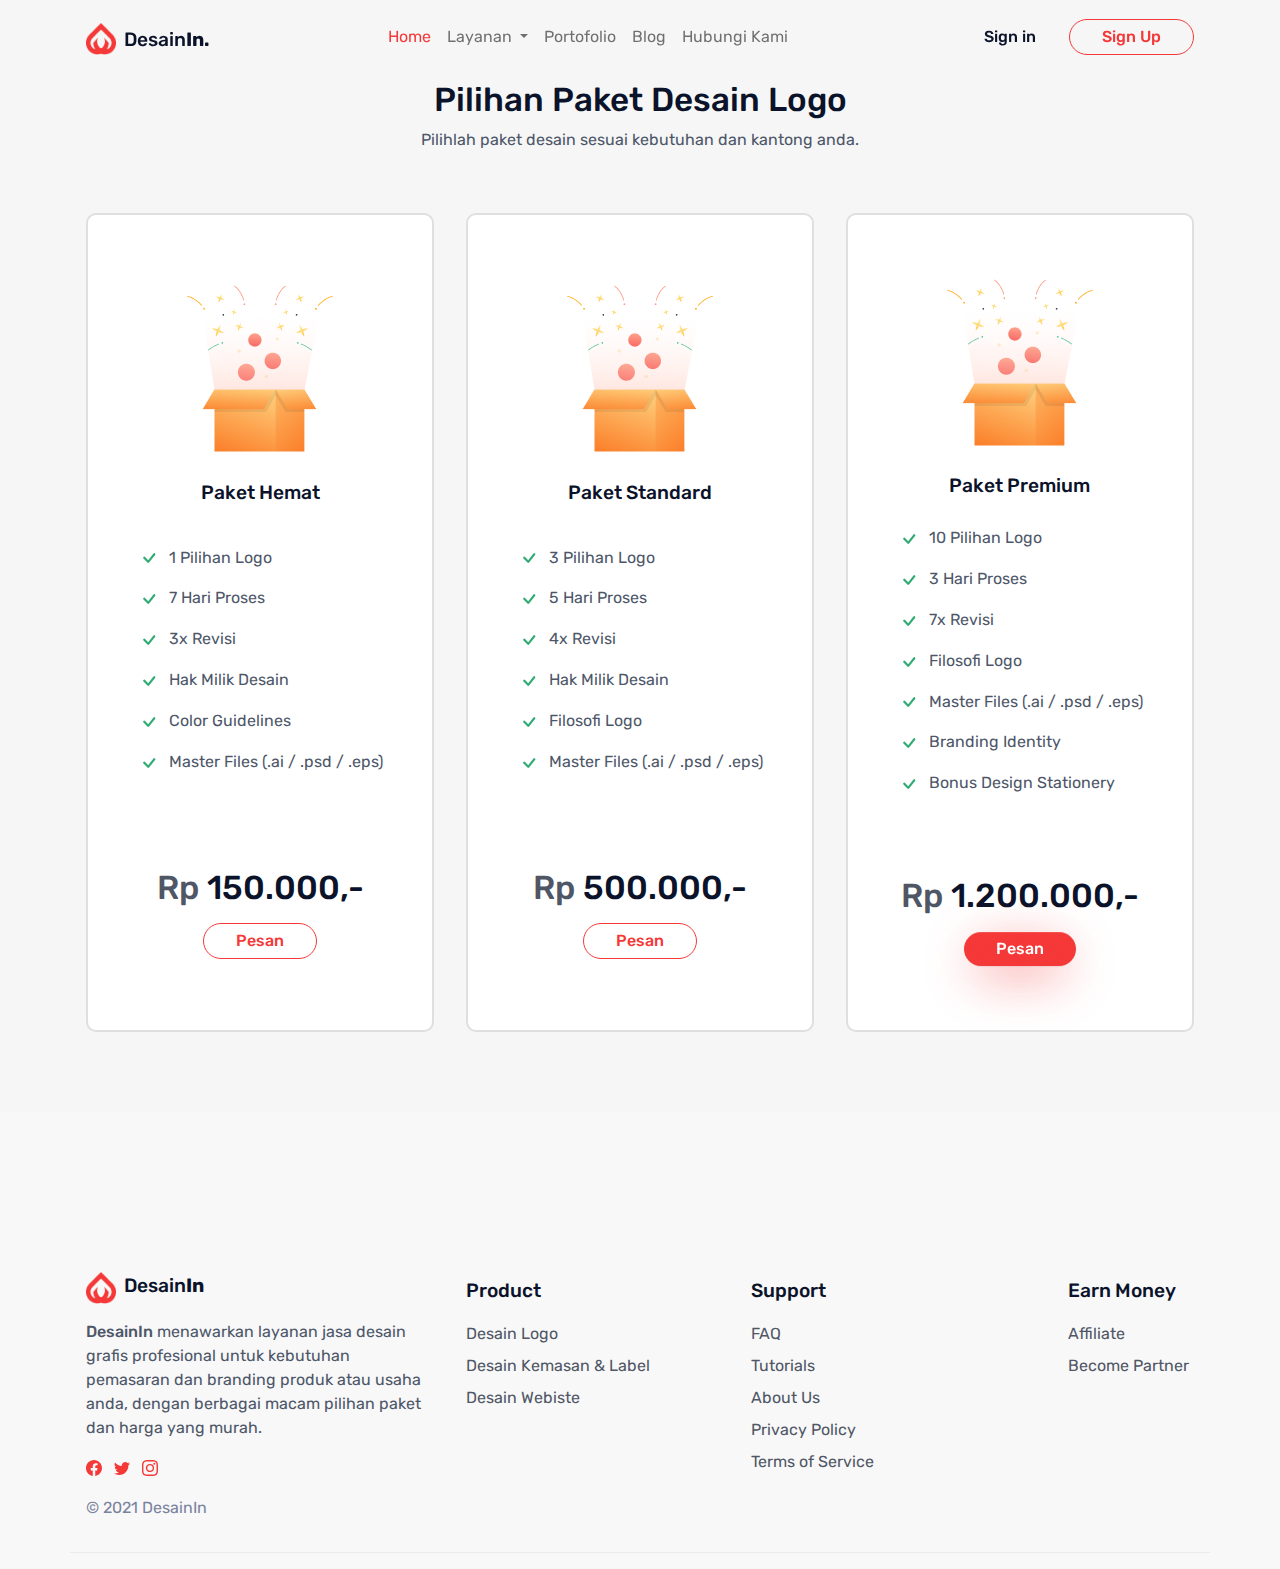
<file: layanan-logo.html>
<!DOCTYPE html>
<html lang="en-US" dir="ltr">

<head>
  <meta charset="utf-8">
  <meta http-equiv="X-UA-Compatible" content="IE=edge">
  <meta name="viewport" content="width=device-width, initial-scale=1">


  <!-- ===============================================-->
  <!--    Document Title-->
  <!-- ===============================================-->
  <title>DesainIn | Desain murah, cepat, dan terbaik</title>


  <!-- ===============================================-->
  <!--    Favicons-->
  <!-- ===============================================-->
  <link rel="apple-touch-icon" sizes="180x180" href="assets/img/favicons/apple-touch-icon.png">
  <link rel="icon" type="image/png" sizes="32x32" href="assets/img/favicons/favicon-32x32.png">
  <link rel="icon" type="image/png" sizes="16x16" href="assets/img/favicons/favicon-16x16.png">
  <link rel="shortcut icon" type="image/x-icon" href="assets/img/favicons/favicon.ico">
  <link rel="manifest" href="assets/img/favicons/manifest.json">
  <meta name="msapplication-TileImage" content="assets/img/favicons/mstile-150x150.png">
  <meta name="theme-color" content="#ffffff">


  <!-- ===============================================-->
  <!--    Stylesheets-->
  <!-- ===============================================-->
  <link href="assets/css/theme.css" rel="stylesheet" />

</head>


<body>

  <!-- ===============================================-->
  <!--    Main Content-->
  <!-- ===============================================-->
  <main class="main" id="top">
    <nav class="navbar navbar-expand-lg navbar-light fixed-top py-3" data-navbar-on-scroll="data-navbar-on-scroll">
      <div class="container"><a class="navbar-brand" href="#"><img src="assets/img/icons/logo.png" alt=""
            width="30" /><span class="text-1000 fs-1 ms-2 fw-medium">Desain<span class="fw-bold">In.</span></span></a>
        <button class="navbar-toggler collapsed" type="button" data-bs-toggle="collapse"
          data-bs-target="#navbarSupportedContent" aria-controls="navbarSupportedContent" aria-expanded="false"
          aria-label="Toggle navigation"><span class="navbar-toggler-icon"></span></button>
        <div class="collapse navbar-collapse" id="navbarSupportedContent">
          <ul class="navbar-nav mx-auto border-bottom border-lg-bottom-0 pt-2 pt-lg-0">
            <li class="nav-item"><a class="nav-link active active" aria-current="page" href="index.html">Home</a></li>
            <li class="nav-item">
                <a class="nav-link dropdown-toggle" href="#" id="dropdownMenuLink" data-toggle="dropdown" aria-haspopup="true" aria-expanded="false">
                  Layanan
                </a>
                <div class="dropdown-menu" aria-labelledby="dropdownMenuLink">
                  <a class="dropdown-item" href="layanan-logo.html">Desian Logo</a>
                  <a class="dropdown-item" href="layanan-kemasan.html">Desain Kemasan & Label</a>
                  <a class="dropdown-item" href="layanan-website.html">Desain Website</a>
                </div>
            </li>
            <li class="nav-item"><a class="nav-link" href="portfolio.html">Portofolio </a></li>
            <li class="nav-item"><a class="nav-link" href="#">Blog</a></li>
            <li class="nav-item"><a class="nav-link" href="#">Hubungi Kami </a></li>
          </ul>
          <form class="d-flex py-3 py-lg-0">
            <button class="btn btn-link text-1000 fw-medium order-1 order-lg-0" type="button" data-toggle="modal" data-target="#myModal">Sign in</button>
            <button class="btn btn-outline-danger rounded-pill order-0" data-toggle="modal" data-target="#myModal2" type="button">Sign Up</button>
          </form>
        </div>
      </div>
    </nav>

   
              <div class="modal fade" id="myModal" tabindex="-1" role="dialog" aria-labelledby="myModalLabel" aria-hidden="true">
                  <div class="modal-dialog" role="document">
                      <div class="modal-content">
                          <div class="modal-header">
                              <h4 class="modal-title" id="myModalLabel">Login</h4>
                          </div>
                          <div class="modal-body">
                              <form>
                                  <div class="form-group">
                                      <label for="email">Email address</label>
                                      <div class="input-group pb-modalreglog-input-group">
                                          <input type="email" class="form-control" id="email" placeholder="Email">
                                      </div>
                                  </div>
                                  <div class="form-group">
                                      <label for="password">Password</label>
                                      <div class="input-group pb-modalreglog-input-group">
                                          <input type="password" class="form-control" id="pws" placeholder="Password">
                                      </div>
                                  </div>
                              </form>
                          </div>
                          <div class="modal-footer">
                              <button type="button" class="btn btn-outline-danger rounded-pill order-0">Log in</button>
                          </div>
                      </div>
                  </div>
              </div>
              <div class="modal fade" id="myModal2" tabindex="-1" role="dialog" aria-labelledby="myModalLabel" aria-hidden="true">
                <div class="modal-dialog" role="document">
                      <div class="modal-content">
                          <div class="modal-header">
                              <h4 class="modal-title" id="myModalLabel">Daftar Sekarang</h4>
                          </div>
                          <div class="modal-body">
                              <form >
                                  <div class="form-group">
                                      <div id="pb-modalreglog-progressbar"></div>
                                  </div>
                                  <div class="form-group">
                                      <label for="email">Email address</label>
                                      <div class="input-group pb-modalreglog-input-group">
                                          <input type="email" class="form-control" id="inputEmail" placeholder="Email">
                                      </div>
                                  </div>
                                  <div class="form-group">
                                      <label for="password">Password</label>
                                      <div class="input-group pb-modalreglog-input-group">
                                          <input type="password" class="form-control" id="inputPws" placeholder="Password">
                                      </div>
                                  </div>
                                  <div class="form-group">
                                      <label for="confirmpassword">Confirm password</label>
                                      <div class="input-group pb-modalreglog-input-group">
                                          <input type="password" class="form-control" id="inputConfirmPws" placeholder="Confirm Password">
                                      </div>
                                  </div>
                                  <div class="form-group">
                                      <input type="checkbox" id="ch" name="chs">
                                      I agree with <a href="#">terms and conditions.</a>
                                  </div>
                              </form>
                          </div>
                          <div class="modal-footer">
                              <button type="button" class="btn btn-outline-danger rounded-pill order-0">Sign up</button>
                          </div>
                      </div>
                  </div>
              </div>





    <!-- ============================================-->
    <!-- <section> begin ============================-->
    <section class="bg-100 py-7">
      <div class="container-lg">
        <div class="row justify-content-center">
          <div class="col-md-8 col-lg-5 text-center mb-3">
            <h2>Pilihan Paket Desain Logo</h2>
            <p>Pilihlah paket desain sesuai kebutuhan dan kantong anda.</p>
          </div>
        </div>
        <div class="row h-100 justify-content-center">
          <div class="col-md-4 pt-4 px-md-2 px-lg-3">
            <div class="card h-100">
              <div class="card-body d-flex flex-column justify-content-around mx-auto">
                <div class="text-center pt-5"><img class="img-fluid" src="assets/img/icons/pricing.png" alt="" />
                  <h5 class="my-4">Paket Hemat</h5>
                </div>
                <ul class="list-unstyled">
                  <li class="mb-3"><span class="me-2">
                      <svg class="bi bi-check" xmlns="http://www.w3.org/2000/svg" width="24" height="24" fill="#2FAB73"
                        viewBox="0 0 16 16">
                        <path
                          d="M10.97 4.97a.75.75 0 0 1 1.07 1.05l-3.99 4.99a.75.75 0 0 1-1.08.02L4.324 8.384a.75.75 0 1 1 1.06-1.06l2.094 2.093 3.473-4.425a.267.267 0 0 1 .02-.022z">
                        </path>
                      </svg></span>1 Pilihan Logo
                  </li>
                  <li class="mb-3"><span class="me-2">
                      <svg class="bi bi-check" xmlns="http://www.w3.org/2000/svg" width="24" height="24" fill="#2FAB73"
                        viewBox="0 0 16 16">
                        <path
                          d="M10.97 4.97a.75.75 0 0 1 1.07 1.05l-3.99 4.99a.75.75 0 0 1-1.08.02L4.324 8.384a.75.75 0 1 1 1.06-1.06l2.094 2.093 3.473-4.425a.267.267 0 0 1 .02-.022z">
                        </path>
                      </svg></span>7 Hari Proses
                  </li>
                  <li class="mb-3"><span class="me-2">
                      <svg class="bi bi-check" xmlns="http://www.w3.org/2000/svg" width="24" height="24" fill="#2FAB73"
                        viewBox="0 0 16 16">
                        <path
                          d="M10.97 4.97a.75.75 0 0 1 1.07 1.05l-3.99 4.99a.75.75 0 0 1-1.08.02L4.324 8.384a.75.75 0 1 1 1.06-1.06l2.094 2.093 3.473-4.425a.267.267 0 0 1 .02-.022z">
                        </path>
                      </svg></span>3x Revisi
                  </li>
                  <li class="mb-3"><span class="me-2">
                      <svg class="bi bi-check" xmlns="http://www.w3.org/2000/svg" width="24" height="24" fill="#2FAB73"
                        viewBox="0 0 16 16">
                        <path
                          d="M10.97 4.97a.75.75 0 0 1 1.07 1.05l-3.99 4.99a.75.75 0 0 1-1.08.02L4.324 8.384a.75.75 0 1 1 1.06-1.06l2.094 2.093 3.473-4.425a.267.267 0 0 1 .02-.022z">
                        </path>
                      </svg></span>Hak Milik Desain
                  </li>
                  <li class="mb-3"><span class="me-2">
                    <svg class="bi bi-check" xmlns="http://www.w3.org/2000/svg" width="24" height="24" fill="#2FAB73"
                      viewBox="0 0 16 16">
                      <path
                        d="M10.97 4.97a.75.75 0 0 1 1.07 1.05l-3.99 4.99a.75.75 0 0 1-1.08.02L4.324 8.384a.75.75 0 1 1 1.06-1.06l2.094 2.093 3.473-4.425a.267.267 0 0 1 .02-.022z">
                      </path>
                    </svg></span>Color Guidelines
                </li>
                <li class="mb-3"><span class="me-2">
                  <svg class="bi bi-check" xmlns="http://www.w3.org/2000/svg" width="24" height="24" fill="#2FAB73"
                    viewBox="0 0 16 16">
                    <path
                      d="M10.97 4.97a.75.75 0 0 1 1.07 1.05l-3.99 4.99a.75.75 0 0 1-1.08.02L4.324 8.384a.75.75 0 1 1 1.06-1.06l2.094 2.093 3.473-4.425a.267.267 0 0 1 .02-.022z">
                    </path>
                  </svg></span>Master Files (.ai / .psd / .eps)
              </li>
                </ul>
                <div class="text-center my-5">
                  <h2 class="mb-3"><span class="text-900">Rp </span>150.000,-
                  </h2>
                  <button class="btn btn-outline-danger rounded-pill" type="submit">Pesan </button>
                </div>
              </div>
            </div>
          </div>
          <div class="col-md-4 pt-4 px-md-2 px-lg-3">
            <div class="card h-100">
              <div class="card-body d-flex flex-column justify-content-around mx-auto">
                <div class="text-center pt-5"><img class="img-fluid" src="assets/img/icons/pricing.png" alt="" />
                  <h5 class="my-4">Paket Standard</h5>
                </div>
                <ul class="list-unstyled">
                  <li class="mb-3"><span class="me-2">
                      <svg class="bi bi-check" xmlns="http://www.w3.org/2000/svg" width="24" height="24" fill="#2FAB73"
                        viewBox="0 0 16 16">
                        <path
                          d="M10.97 4.97a.75.75 0 0 1 1.07 1.05l-3.99 4.99a.75.75 0 0 1-1.08.02L4.324 8.384a.75.75 0 1 1 1.06-1.06l2.094 2.093 3.473-4.425a.267.267 0 0 1 .02-.022z">
                        </path>
                      </svg></span>3 Pilihan Logo
                  </li>
                  <li class="mb-3"><span class="me-2">
                      <svg class="bi bi-check" xmlns="http://www.w3.org/2000/svg" width="24" height="24" fill="#2FAB73"
                        viewBox="0 0 16 16">
                        <path
                          d="M10.97 4.97a.75.75 0 0 1 1.07 1.05l-3.99 4.99a.75.75 0 0 1-1.08.02L4.324 8.384a.75.75 0 1 1 1.06-1.06l2.094 2.093 3.473-4.425a.267.267 0 0 1 .02-.022z">
                        </path>
                      </svg></span>5 Hari Proses
                  </li>
                  <li class="mb-3"><span class="me-2">
                      <svg class="bi bi-check" xmlns="http://www.w3.org/2000/svg" width="24" height="24" fill="#2FAB73"
                        viewBox="0 0 16 16">
                        <path
                          d="M10.97 4.97a.75.75 0 0 1 1.07 1.05l-3.99 4.99a.75.75 0 0 1-1.08.02L4.324 8.384a.75.75 0 1 1 1.06-1.06l2.094 2.093 3.473-4.425a.267.267 0 0 1 .02-.022z">
                        </path>
                      </svg></span>4x Revisi
                  </li>
                  <li class="mb-3"><span class="me-2">
                      <svg class="bi bi-check" xmlns="http://www.w3.org/2000/svg" width="24" height="24" fill="#2FAB73"
                        viewBox="0 0 16 16">
                        <path
                          d="M10.97 4.97a.75.75 0 0 1 1.07 1.05l-3.99 4.99a.75.75 0 0 1-1.08.02L4.324 8.384a.75.75 0 1 1 1.06-1.06l2.094 2.093 3.473-4.425a.267.267 0 0 1 .02-.022z">
                        </path>
                      </svg></span>Hak Milik Desain
                  </li>
                  <li class="mb-3"><span class="me-2">
                    <svg class="bi bi-check" xmlns="http://www.w3.org/2000/svg" width="24" height="24" fill="#2FAB73"
                      viewBox="0 0 16 16">
                      <path
                        d="M10.97 4.97a.75.75 0 0 1 1.07 1.05l-3.99 4.99a.75.75 0 0 1-1.08.02L4.324 8.384a.75.75 0 1 1 1.06-1.06l2.094 2.093 3.473-4.425a.267.267 0 0 1 .02-.022z">
                      </path>
                    </svg></span>Filosofi Logo
                <li class="mb-3"><span class="me-2">
                  <svg class="bi bi-check" xmlns="http://www.w3.org/2000/svg" width="24" height="24" fill="#2FAB73"
                    viewBox="0 0 16 16">
                    <path
                      d="M10.97 4.97a.75.75 0 0 1 1.07 1.05l-3.99 4.99a.75.75 0 0 1-1.08.02L4.324 8.384a.75.75 0 1 1 1.06-1.06l2.094 2.093 3.473-4.425a.267.267 0 0 1 .02-.022z">
                    </path>
                  </svg></span>Master Files (.ai / .psd / .eps)
              </li>
                </ul>
                <div class="text-center my-5">
                  <h2 class="mb-3"><span class="text-900">Rp </span>500.000,-
                  </h2>
                  <button class="btn btn-outline-danger rounded-pill" type="submit">Pesan</button>
                </div>
              </div>
            </div>
          </div>
          <div class="col-md-4 pt-4 px-md-2 px-lg-3">
            <div class="card h-100">
              <div class="card-body d-flex flex-column justify-content-around mx-auto">
                <div class="text-center pt-5"><img class="img-fluid" src="assets/img/icons/pricing.png" alt="" />
                  <h5 class="my-4">Paket Premium</h5>
                </div>
                <ul class="list-unstyled">
                  <li class="mb-3"><span class="me-2">
                      <svg class="bi bi-check" xmlns="http://www.w3.org/2000/svg" width="24" height="24" fill="#2FAB73"
                        viewBox="0 0 16 16">
                        <path
                          d="M10.97 4.97a.75.75 0 0 1 1.07 1.05l-3.99 4.99a.75.75 0 0 1-1.08.02L4.324 8.384a.75.75 0 1 1 1.06-1.06l2.094 2.093 3.473-4.425a.267.267 0 0 1 .02-.022z">
                        </path>
                      </svg></span>10 Pilihan Logo
                  </li>
                  <li class="mb-3"><span class="me-2">
                      <svg class="bi bi-check" xmlns="http://www.w3.org/2000/svg" width="24" height="24" fill="#2FAB73"
                        viewBox="0 0 16 16">
                        <path
                          d="M10.97 4.97a.75.75 0 0 1 1.07 1.05l-3.99 4.99a.75.75 0 0 1-1.08.02L4.324 8.384a.75.75 0 1 1 1.06-1.06l2.094 2.093 3.473-4.425a.267.267 0 0 1 .02-.022z">
                        </path>
                      </svg></span>3 Hari Proses
                  </li>
                  <li class="mb-3"><span class="me-2">
                      <svg class="bi bi-check" xmlns="http://www.w3.org/2000/svg" width="24" height="24" fill="#2FAB73"
                        viewBox="0 0 16 16">
                        <path
                          d="M10.97 4.97a.75.75 0 0 1 1.07 1.05l-3.99 4.99a.75.75 0 0 1-1.08.02L4.324 8.384a.75.75 0 1 1 1.06-1.06l2.094 2.093 3.473-4.425a.267.267 0 0 1 .02-.022z">
                        </path>
                      </svg></span>7x Revisi
                  </li>
                  <li class="mb-3"><span class="me-2">
                    <svg class="bi bi-check" xmlns="http://www.w3.org/2000/svg" width="24" height="24" fill="#2FAB73"
                      viewBox="0 0 16 16">
                      <path
                        d="M10.97 4.97a.75.75 0 0 1 1.07 1.05l-3.99 4.99a.75.75 0 0 1-1.08.02L4.324 8.384a.75.75 0 1 1 1.06-1.06l2.094 2.093 3.473-4.425a.267.267 0 0 1 .02-.022z">
                      </path>
                    </svg></span>Filosofi Logo
                </li>
                <li class="mb-3"><span class="me-2">
                  <svg class="bi bi-check" xmlns="http://www.w3.org/2000/svg" width="24" height="24" fill="#2FAB73"
                    viewBox="0 0 16 16">
                    <path
                      d="M10.97 4.97a.75.75 0 0 1 1.07 1.05l-3.99 4.99a.75.75 0 0 1-1.08.02L4.324 8.384a.75.75 0 1 1 1.06-1.06l2.094 2.093 3.473-4.425a.267.267 0 0 1 .02-.022z">
                    </path>
                  </svg></span>Master Files (.ai / .psd / .eps)
              </li>
              <li class="mb-3"><span class="me-2">
                <svg class="bi bi-check" xmlns="http://www.w3.org/2000/svg" width="24" height="24" fill="#2FAB73"
                  viewBox="0 0 16 16">
                  <path
                    d="M10.97 4.97a.75.75 0 0 1 1.07 1.05l-3.99 4.99a.75.75 0 0 1-1.08.02L4.324 8.384a.75.75 0 1 1 1.06-1.06l2.094 2.093 3.473-4.425a.267.267 0 0 1 .02-.022z">
                  </path>
                </svg></span>Branding Identity
            </li>
            <li class="mb-3"><span class="me-2">
              <svg class="bi bi-check" xmlns="http://www.w3.org/2000/svg" width="24" height="24" fill="#2FAB73"
                viewBox="0 0 16 16">
                <path
                  d="M10.97 4.97a.75.75 0 0 1 1.07 1.05l-3.99 4.99a.75.75 0 0 1-1.08.02L4.324 8.384a.75.75 0 1 1 1.06-1.06l2.094 2.093 3.473-4.425a.267.267 0 0 1 .02-.022z">
                </path>
              </svg></span>Bonus Design Stationery
          </li>
                </ul>
                <div class="text-center my-5">
                  <h2 class="mb-3"><span class="text-900">Rp </span>1.200.000,-
                  </h2>
                  <button class="btn btn-danger hover-top btn-glow rounded-pill border-0" type="submit">Pesan</button>
                </div>
              </div>
            </div>
          </div>
        </div>
      </div>
      <!-- end of .container-->

    </section>
    <!-- <section> close ============================-->
    <!-- ============================================-->

<!-- ============================================-->
    <!-- <section> begin ============================-->
      <section class="bg-200 pt-9 pb-0">

        <div class="container">
          <div class="row">
            <div class="col-12 col-lg-4 mb-3"><a href="#"><img class="d-inline-block align-middle"
                  src="assets/img/icons/logo.png" alt="" width="30" /><span
                  class="d-inline-block text-1000 fs-1 ms-2 fw-medium lh-base">Desain<span
                    class="fw-bold">In</span></span></a>
              <p class="my-3"> <span class="fw-medium"> DesainIn </span>menawarkan layanan jasa desain grafis profesional
                untuk kebutuhan pemasaran dan branding produk atau usaha anda, 
                dengan berbagai macam pilihan paket dan harga yang murah. </p>
              <ul class="list-unstyled list-inline">
                <li class="list-inline-item"><a class="text-decoration-none" href="#!">
                    <svg class="bi bi-facebook" xmlns="http://www.w3.org/2000/svg" width="16" height="16" fill="#F53838"
                      viewBox="0 0 16 16">
                      <path
                        d="M16 8.049c0-4.446-3.582-8.05-8-8.05C3.58 0-.002 3.603-.002 8.05c0 4.017 2.926 7.347 6.75 7.951v-5.625h-2.03V8.05H6.75V6.275c0-2.017 1.195-3.131 3.022-3.131.876 0 1.791.157 1.791.157v1.98h-1.009c-.993 0-1.303.621-1.303 1.258v1.51h2.218l-.354 2.326H9.25V16c3.824-.604 6.75-3.934 6.75-7.951z">
                      </path>
                    </svg></a></li>
                <li class="list-inline-item"><a href="#!">
                    <svg class="bi bi-twitter" xmlns="http://www.w3.org/2000/svg" width="16" height="16" fill="#F53838"
                      viewBox="0 0 16 16">
                      <path
                        d="M5.026 15c6.038 0 9.341-5.003 9.341-9.334 0-.14 0-.282-.006-.422A6.685 6.685 0 0 0 16 3.542a6.658 6.658 0 0 1-1.889.518 3.301 3.301 0 0 0 1.447-1.817 6.533 6.533 0 0 1-2.087.793A3.286 3.286 0 0 0 7.875 6.03a9.325 9.325 0 0 1-6.767-3.429 3.289 3.289 0 0 0 1.018 4.382A3.323 3.323 0 0 1 .64 6.575v.045a3.288 3.288 0 0 0 2.632 3.218 3.203 3.203 0 0 1-.865.115 3.23 3.23 0 0 1-.614-.057 3.283 3.283 0 0 0 3.067 2.277A6.588 6.588 0 0 1 .78 13.58a6.32 6.32 0 0 1-.78-.045A9.344 9.344 0 0 0 5.026 15z">
                      </path>
                    </svg></a></li>
                <li class="list-inline-item"><a href="#!">
                    <svg class="bi bi-instagram" xmlns="http://www.w3.org/2000/svg" width="16" height="16" fill="#F53838"
                      viewBox="0 0 16 16">
                      <path
                        d="M8 0C5.829 0 5.556.01 4.703.048 3.85.088 3.269.222 2.76.42a3.917 3.917 0 0 0-1.417.923A3.927 3.927 0 0 0 .42 2.76C.222 3.268.087 3.85.048 4.7.01 5.555 0 5.827 0 8.001c0 2.172.01 2.444.048 3.297.04.852.174 1.433.372 1.942.205.526.478.972.923 1.417.444.445.89.719 1.416.923.51.198 1.09.333 1.942.372C5.555 15.99 5.827 16 8 16s2.444-.01 3.298-.048c.851-.04 1.434-.174 1.943-.372a3.916 3.916 0 0 0 1.416-.923c.445-.445.718-.891.923-1.417.197-.509.332-1.09.372-1.942C15.99 10.445 16 10.173 16 8s-.01-2.445-.048-3.299c-.04-.851-.175-1.433-.372-1.941a3.926 3.926 0 0 0-.923-1.417A3.911 3.911 0 0 0 13.24.42c-.51-.198-1.092-.333-1.943-.372C10.443.01 10.172 0 7.998 0h.003zm-.717 1.442h.718c2.136 0 2.389.007 3.232.046.78.035 1.204.166 1.486.275.373.145.64.319.92.599.28.28.453.546.598.92.11.281.24.705.275 1.485.039.843.047 1.096.047 3.231s-.008 2.389-.047 3.232c-.035.78-.166 1.203-.275 1.485a2.47 2.47 0 0 1-.599.919c-.28.28-.546.453-.92.598-.28.11-.704.24-1.485.276-.843.038-1.096.047-3.232.047s-2.39-.009-3.233-.047c-.78-.036-1.203-.166-1.485-.276a2.478 2.478 0 0 1-.92-.598 2.48 2.48 0 0 1-.6-.92c-.109-.281-.24-.705-.275-1.485-.038-.843-.046-1.096-.046-3.233 0-2.136.008-2.388.046-3.231.036-.78.166-1.204.276-1.486.145-.373.319-.64.599-.92.28-.28.546-.453.92-.598.282-.11.705-.24 1.485-.276.738-.034 1.024-.044 2.515-.045v.002zm4.988 1.328a.96.96 0 1 0 0 1.92.96.96 0 0 0 0-1.92zm-4.27 1.122a4.109 4.109 0 1 0 0 8.217 4.109 4.109 0 0 0 0-8.217zm0 1.441a2.667 2.667 0 1 1 0 5.334 2.667 2.667 0 0 1 0-5.334z">
                      </path>
                    </svg></a></li>
              </ul>
              <p class="text-400 my-3">&copy; 2021 DesainIn</p>
            </div>
            <div class="col-6 col-sm-4 col-lg-3 mb-3">
              <h5 class="lh-lg">Product </h5>
              <ul class="list-unstyled mb-md-4 mb-lg-0">
                <li class="lh-lg"><a class="text-900 text-decoration-none" href="layanan-logo.html">Desain Logo</a></li>
                <li class="lh-lg"><a class="text-900 text-decoration-none" href="layanan-kemasan.html">Desain Kemasan & Label</a></li>
                <li class="lh-lg"><a class="text-900 text-decoration-none" href="layanan-website.html">Desain Webiste</a></li>
              </ul>
            </div>
            <div class="col-6 col-sm-4 col-lg-3 mb-3">
              <h5 class="lh-lg">Support</h5>
              <ul class="list-unstyled mb-md-4 mb-lg-0">
                <li class="lh-lg"><a class="text-900 text-decoration-none" href="#!">FAQ</a></li>
                <li class="lh-lg"><a class="text-900 text-decoration-none" href="#!">Tutorials</a></li>
                <li class="lh-lg"><a class="text-900 text-decoration-none" href="#!">About Us</a></li>
                <li class="lh-lg"><a class="text-900 text-decoration-none" href="#!">Privacy Policy </a></li>
                <li class="lh-lg"><a class="text-900 text-decoration-none" href="#!">Terms of Service</a></li>
              </ul>
            </div>
            <div class="col-12 col-sm-4 col-lg-2 mb-3 ps-xxl-7 ps-xl-5">
              <h5 class="lh-lg">Earn Money </h5>
              <ul class="list-unstyled mb-md-4 mb-lg-0">
                <li class="lh-lg"><a class="text-900 text-decoration-none" href="#!">Affiliate</a></li>
                <li class="lh-lg"><a class="text-900 text-decoration-none" href="#!">Become Partner</a></li>
              </ul>
            </div>
            <hr class="opacity-25" />
          </div>
        </div>
        <!-- end of .container-->
  
      </section>
      <!-- <section> close ============================-->
      <!-- ============================================-->







  </main>
  <!-- ===============================================-->
  <!--    End of Main Content-->
  <!-- ===============================================-->




  <!-- ===============================================-->
  <!--    JavaScripts-->
  <!-- ===============================================-->
  <script src="vendors/@popperjs/popper.min.js"></script>
  <script src="vendors/bootstrap/bootstrap.min.js"></script>
  <script src="vendors/is/is.min.js"></script>
  <script src="https://polyfill.io/v3/polyfill.min.js?features=window.scroll"></script>
  <script src="assets/js/theme.js"></script>
  <script src="https://code.jquery.com/jquery-3.2.1.slim.min.js" integrity="sha384-KJ3o2DKtIkvYIK3UENzmM7KCkRr/rE9/Qpg6aAZGJwFDMVNA/GpGFF93hXpG5KkN" crossorigin="anonymous"></script>
  <script src="https://maxcdn.bootstrapcdn.com/bootstrap/4.0.0/js/bootstrap.min.js" integrity="sha384-JZR6Spejh4U02d8jOt6vLEHfe/JQGiRRSQQxSfFWpi1MquVdAyjUar5+76PVCmYl" crossorigin="anonymous"></script>

  <link
    href="https://fonts.googleapis.com/css2?family=Rubik:ital,wght@0,300;0,400;0,500;0,600;0,700;0,800;0,900;1,300;1,400;1,500;1,600;1,700;1,800;1,900&amp;display=swap"
    rel="stylesheet">
</body>

</html>
</file>
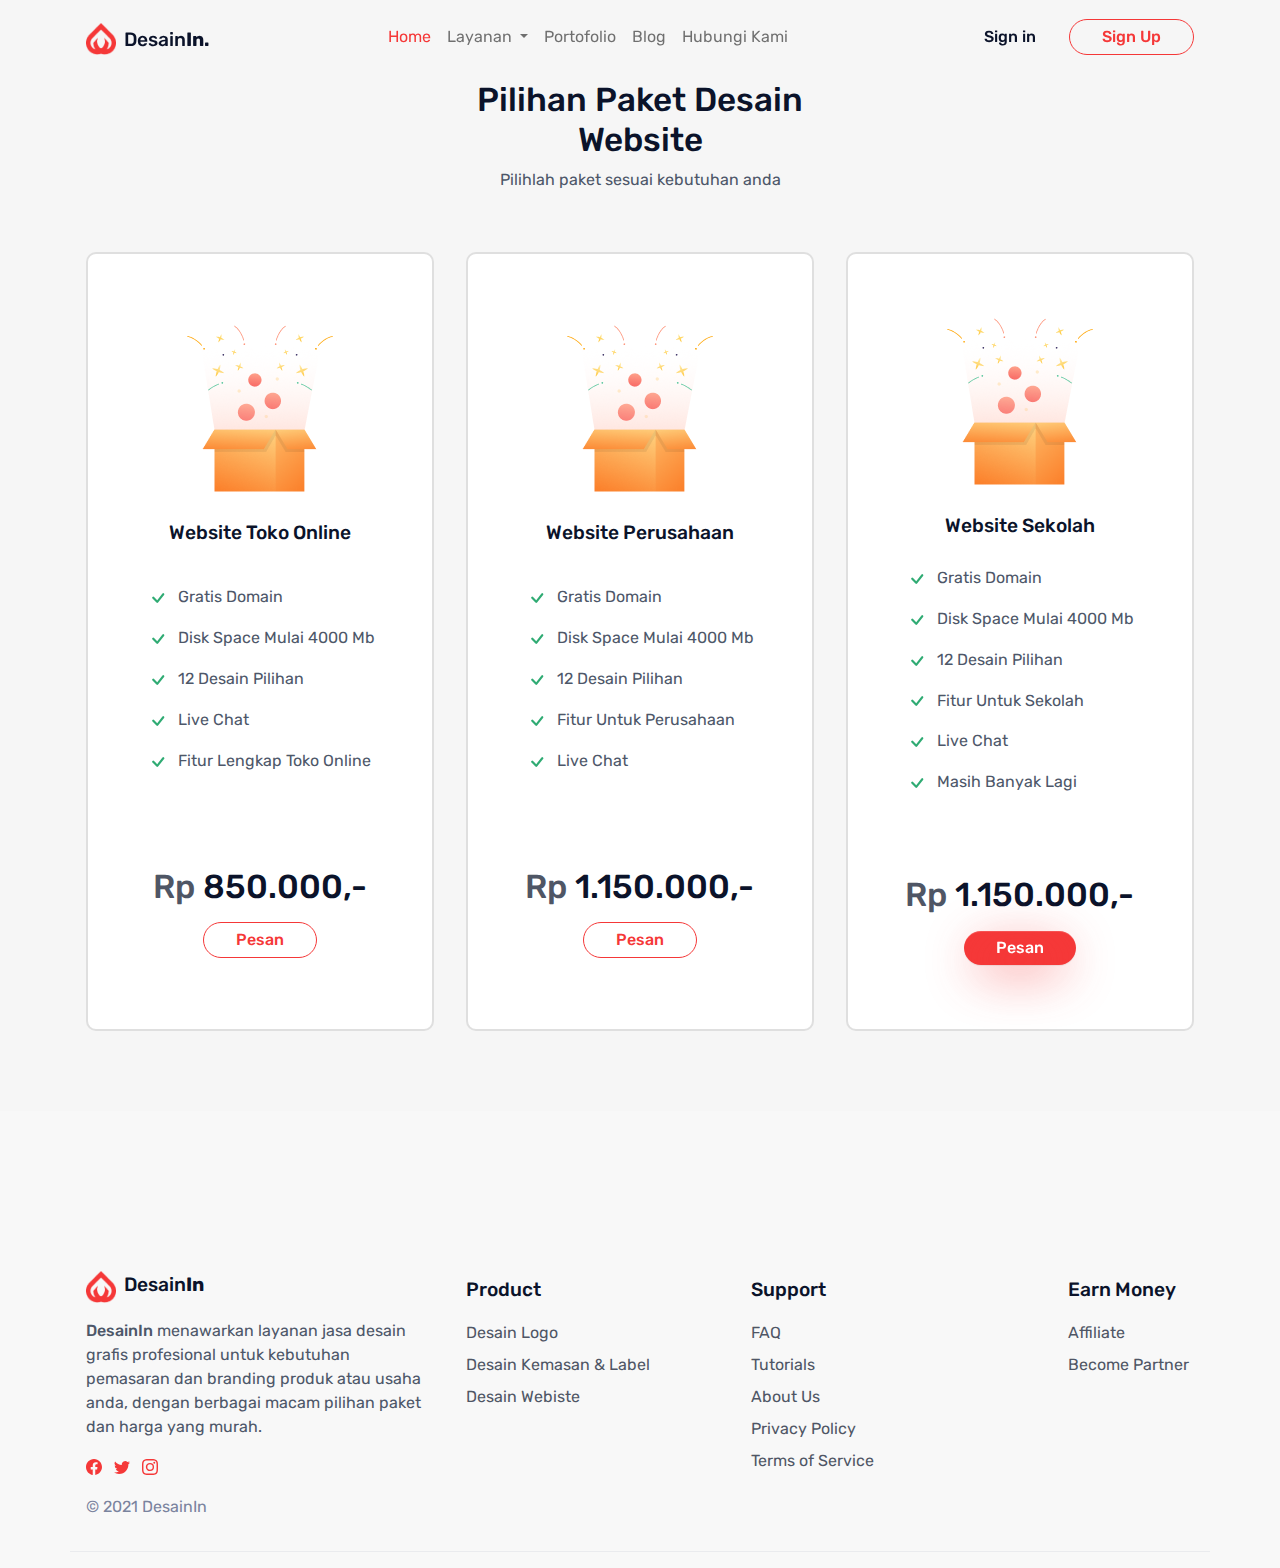
<file: layanan-website.html>
<!DOCTYPE html>
<html lang="en-US" dir="ltr">

<head>
  <meta charset="utf-8">
  <meta http-equiv="X-UA-Compatible" content="IE=edge">
  <meta name="viewport" content="width=device-width, initial-scale=1">


  <!-- ===============================================-->
  <!--    Document Title-->
  <!-- ===============================================-->
  <title>DesainIn | Desain murah, cepat, dan terbaik</title>


  <!-- ===============================================-->
  <!--    Favicons-->
  <!-- ===============================================-->
  <link rel="apple-touch-icon" sizes="180x180" href="assets/img/favicons/apple-touch-icon.png">
  <link rel="icon" type="image/png" sizes="32x32" href="assets/img/favicons/favicon-32x32.png">
  <link rel="icon" type="image/png" sizes="16x16" href="assets/img/favicons/favicon-16x16.png">
  <link rel="shortcut icon" type="image/x-icon" href="assets/img/favicons/favicon.ico">
  <link rel="manifest" href="assets/img/favicons/manifest.json">
  <meta name="msapplication-TileImage" content="assets/img/favicons/mstile-150x150.png">
  <meta name="theme-color" content="#ffffff">


  <!-- ===============================================-->
  <!--    Stylesheets-->
  <!-- ===============================================-->
  <link href="assets/css/theme.css" rel="stylesheet" />

</head>


<body>

  <!-- ===============================================-->
  <!--    Main Content-->
  <!-- ===============================================-->
  <main class="main" id="top">
    <nav class="navbar navbar-expand-lg navbar-light fixed-top py-3" data-navbar-on-scroll="data-navbar-on-scroll">
      <div class="container"><a class="navbar-brand" href="#"><img src="assets/img/icons/logo.png" alt=""
            width="30" /><span class="text-1000 fs-1 ms-2 fw-medium">Desain<span class="fw-bold">In.</span></span></a>
        <button class="navbar-toggler collapsed" type="button" data-bs-toggle="collapse"
          data-bs-target="#navbarSupportedContent" aria-controls="navbarSupportedContent" aria-expanded="false"
          aria-label="Toggle navigation"><span class="navbar-toggler-icon"></span></button>
        <div class="collapse navbar-collapse" id="navbarSupportedContent">
          <ul class="navbar-nav mx-auto border-bottom border-lg-bottom-0 pt-2 pt-lg-0">
            <li class="nav-item"><a class="nav-link active active" aria-current="page" href="index.html">Home</a></li>
            <li class="nav-item">
                <a class="nav-link dropdown-toggle" href="#" id="dropdownMenuLink" data-toggle="dropdown" aria-haspopup="true" aria-expanded="false">
                  Layanan
                </a>
                <div class="dropdown-menu" aria-labelledby="dropdownMenuLink">
                  <a class="dropdown-item" href="layanan-logo.html">Desian Logo</a>
                  <a class="dropdown-item" href="layanan-kemasan.html">Desain Kemasan & Label</a>
                  <a class="dropdown-item" href="layanan-website.html">Desain Website</a>
                </div>
            </li>
            <li class="nav-item"><a class="nav-link" href="portfolio.html">Portofolio </a></li>
            <li class="nav-item"><a class="nav-link" href="#">Blog</a></li>
            <li class="nav-item"><a class="nav-link" href="#">Hubungi Kami </a></li>
          </ul>
          <form class="d-flex py-3 py-lg-0">
            <button class="btn btn-link text-1000 fw-medium order-1 order-lg-0" type="button" data-toggle="modal" data-target="#myModal">Sign in</button>
            <button class="btn btn-outline-danger rounded-pill order-0" data-toggle="modal" data-target="#myModal2" type="button">Sign Up</button>
          </form>
        </div>
      </div>
    </nav>

   
              <div class="modal fade" id="myModal" tabindex="-1" role="dialog" aria-labelledby="myModalLabel" aria-hidden="true">
                  <div class="modal-dialog" role="document">
                      <div class="modal-content">
                          <div class="modal-header">
                              <h4 class="modal-title" id="myModalLabel">Login</h4>
                          </div>
                          <div class="modal-body">
                              <form>
                                  <div class="form-group">
                                      <label for="email">Email address</label>
                                      <div class="input-group pb-modalreglog-input-group">
                                          <input type="email" class="form-control" id="email" placeholder="Email">
                                      </div>
                                  </div>
                                  <div class="form-group">
                                      <label for="password">Password</label>
                                      <div class="input-group pb-modalreglog-input-group">
                                          <input type="password" class="form-control" id="pws" placeholder="Password">
                                      </div>
                                  </div>
                              </form>
                          </div>
                          <div class="modal-footer">
                              <button type="button" class="btn btn-outline-danger rounded-pill order-0">Log in</button>
                          </div>
                      </div>
                  </div>
              </div>
              <div class="modal fade" id="myModal2" tabindex="-1" role="dialog" aria-labelledby="myModalLabel" aria-hidden="true">
                <div class="modal-dialog" role="document">
                      <div class="modal-content">
                          <div class="modal-header">
                              <h4 class="modal-title" id="myModalLabel">Daftar Sekarang</h4>
                          </div>
                          <div class="modal-body">
                              <form >
                                  <div class="form-group">
                                      <div id="pb-modalreglog-progressbar"></div>
                                  </div>
                                  <div class="form-group">
                                      <label for="email">Email address</label>
                                      <div class="input-group pb-modalreglog-input-group">
                                          <input type="email" class="form-control" id="inputEmail" placeholder="Email">
                                      </div>
                                  </div>
                                  <div class="form-group">
                                      <label for="password">Password</label>
                                      <div class="input-group pb-modalreglog-input-group">
                                          <input type="password" class="form-control" id="inputPws" placeholder="Password">
                                      </div>
                                  </div>
                                  <div class="form-group">
                                      <label for="confirmpassword">Confirm password</label>
                                      <div class="input-group pb-modalreglog-input-group">
                                          <input type="password" class="form-control" id="inputConfirmPws" placeholder="Confirm Password">
                                      </div>
                                  </div>
                                  <div class="form-group">
                                      <input type="checkbox" id="ch" name="chs">
                                      I agree with <a href="#">terms and conditions.</a>
                                  </div>
                              </form>
                          </div>
                          <div class="modal-footer">
                              <button type="button" class="btn btn-outline-danger rounded-pill order-0">Sign up</button>
                          </div>
                      </div>
                  </div>
              </div>






    <!-- ============================================-->
    <!-- <section> begin ============================-->
    <section class="bg-100 py-7">
      <div class="container-lg">
        <div class="row justify-content-center">
          <div class="col-md-8 col-lg-5 text-center mb-3">
            <h2>Pilihan Paket Desain Website</h2>
            <p>Pilihlah paket sesuai kebutuhan anda</p>
          </div>
        </div>
        <div class="row h-100 justify-content-center">
          <div class="col-md-4 pt-4 px-md-2 px-lg-3">
            <div class="card h-100">
              <div class="card-body d-flex flex-column justify-content-around mx-auto">
                <div class="text-center pt-5"><img class="img-fluid" src="assets/img/icons/pricing.png" alt="" />
                  <h5 class="my-4">Website Toko Online</h5>
                </div>
                <ul class="list-unstyled">
                  <li class="mb-3"><span class="me-2">
                      <svg class="bi bi-check" xmlns="http://www.w3.org/2000/svg" width="24" height="24" fill="#2FAB73"
                        viewBox="0 0 16 16">
                        <path
                          d="M10.97 4.97a.75.75 0 0 1 1.07 1.05l-3.99 4.99a.75.75 0 0 1-1.08.02L4.324 8.384a.75.75 0 1 1 1.06-1.06l2.094 2.093 3.473-4.425a.267.267 0 0 1 .02-.022z">
                        </path>
                      </svg></span>Gratis Domain
                  </li>
                  <li class="mb-3"><span class="me-2">
                      <svg class="bi bi-check" xmlns="http://www.w3.org/2000/svg" width="24" height="24" fill="#2FAB73"
                        viewBox="0 0 16 16">
                        <path
                          d="M10.97 4.97a.75.75 0 0 1 1.07 1.05l-3.99 4.99a.75.75 0 0 1-1.08.02L4.324 8.384a.75.75 0 1 1 1.06-1.06l2.094 2.093 3.473-4.425a.267.267 0 0 1 .02-.022z">
                        </path>
                      </svg></span>Disk Space Mulai 4000 Mb
                  </li>
                  <li class="mb-3"><span class="me-2">
                      <svg class="bi bi-check" xmlns="http://www.w3.org/2000/svg" width="24" height="24" fill="#2FAB73"
                        viewBox="0 0 16 16">
                        <path
                          d="M10.97 4.97a.75.75 0 0 1 1.07 1.05l-3.99 4.99a.75.75 0 0 1-1.08.02L4.324 8.384a.75.75 0 1 1 1.06-1.06l2.094 2.093 3.473-4.425a.267.267 0 0 1 .02-.022z">
                        </path>
                      </svg></span>12 Desain Pilihan
                  </li>
                  <li class="mb-3"><span class="me-2">
                    <svg class="bi bi-check" xmlns="http://www.w3.org/2000/svg" width="24" height="24" fill="#2FAB73"
                      viewBox="0 0 16 16">
                      <path
                        d="M10.97 4.97a.75.75 0 0 1 1.07 1.05l-3.99 4.99a.75.75 0 0 1-1.08.02L4.324 8.384a.75.75 0 1 1 1.06-1.06l2.094 2.093 3.473-4.425a.267.267 0 0 1 .02-.022z">
                      </path>
                    </svg></span>Live Chat
                </li>
                <li class="mb-3"><span class="me-2">
                  <svg class="bi bi-check" xmlns="http://www.w3.org/2000/svg" width="24" height="24" fill="#2FAB73"
                    viewBox="0 0 16 16">
                    <path
                      d="M10.97 4.97a.75.75 0 0 1 1.07 1.05l-3.99 4.99a.75.75 0 0 1-1.08.02L4.324 8.384a.75.75 0 1 1 1.06-1.06l2.094 2.093 3.473-4.425a.267.267 0 0 1 .02-.022z">
                    </path>
                  </svg></span>Fitur Lengkap Toko Online
              </li>


                </ul>
                <div class="text-center my-5">
                  <h2 class="mb-3"><span class="text-900">Rp </span>850.000,-
                  </h2>
                  <button class="btn btn-outline-danger rounded-pill" type="submit">Pesan </button>
                </div>
              </div>
            </div>
          </div>
          <div class="col-md-4 pt-4 px-md-2 px-lg-3">
            <div class="card h-100">
              <div class="card-body d-flex flex-column justify-content-around mx-auto">
                <div class="text-center pt-5"><img class="img-fluid" src="assets/img/icons/pricing.png" alt="" />
                  <h5 class="my-4">Website Perusahaan</h5>
                </div>
                <ul class="list-unstyled">
                  <li class="mb-3"><span class="me-2">
                      <svg class="bi bi-check" xmlns="http://www.w3.org/2000/svg" width="24" height="24" fill="#2FAB73"
                        viewBox="0 0 16 16">
                        <path
                          d="M10.97 4.97a.75.75 0 0 1 1.07 1.05l-3.99 4.99a.75.75 0 0 1-1.08.02L4.324 8.384a.75.75 0 1 1 1.06-1.06l2.094 2.093 3.473-4.425a.267.267 0 0 1 .02-.022z">
                        </path>
                      </svg></span>Gratis Domain
                  </li>
                  <li class="mb-3"><span class="me-2">
                      <svg class="bi bi-check" xmlns="http://www.w3.org/2000/svg" width="24" height="24" fill="#2FAB73"
                        viewBox="0 0 16 16">
                        <path
                          d="M10.97 4.97a.75.75 0 0 1 1.07 1.05l-3.99 4.99a.75.75 0 0 1-1.08.02L4.324 8.384a.75.75 0 1 1 1.06-1.06l2.094 2.093 3.473-4.425a.267.267 0 0 1 .02-.022z">
                        </path>
                      </svg></span>Disk Space Mulai 4000 Mb
                  </li>
                  <li class="mb-3"><span class="me-2">
                      <svg class="bi bi-check" xmlns="http://www.w3.org/2000/svg" width="24" height="24" fill="#2FAB73"
                        viewBox="0 0 16 16">
                        <path
                          d="M10.97 4.97a.75.75 0 0 1 1.07 1.05l-3.99 4.99a.75.75 0 0 1-1.08.02L4.324 8.384a.75.75 0 1 1 1.06-1.06l2.094 2.093 3.473-4.425a.267.267 0 0 1 .02-.022z">
                        </path>
                      </svg></span>12 Desain Pilihan
                  </li>
                  <li class="mb-3"><span class="me-2">
                      <svg class="bi bi-check" xmlns="http://www.w3.org/2000/svg" width="24" height="24" fill="#2FAB73"
                        viewBox="0 0 16 16">
                        <path
                          d="M10.97 4.97a.75.75 0 0 1 1.07 1.05l-3.99 4.99a.75.75 0 0 1-1.08.02L4.324 8.384a.75.75 0 1 1 1.06-1.06l2.094 2.093 3.473-4.425a.267.267 0 0 1 .02-.022z">
                        </path>
                      </svg></span>Fitur Untuk Perusahaan
                  </li>
                  <li class="mb-3"><span class="me-2">
                      <svg class="bi bi-check" xmlns="http://www.w3.org/2000/svg" width="24" height="24" fill="#2FAB73"
                        viewBox="0 0 16 16">
                        <path
                          d="M10.97 4.97a.75.75 0 0 1 1.07 1.05l-3.99 4.99a.75.75 0 0 1-1.08.02L4.324 8.384a.75.75 0 1 1 1.06-1.06l2.094 2.093 3.473-4.425a.267.267 0 0 1 .02-.022z">
                        </path>
                      </svg></span>Live Chat
                  </li>
                </ul>
                <div class="text-center my-5">
                  <h2 class="mb-3"><span class="text-900">Rp </span>1.150.000,-
                  </h2>
                  <button class="btn btn-outline-danger rounded-pill" type="submit">Pesan </button>
                </div>
              </div>
            </div>
          </div>
          <div class="col-md-4 pt-4 px-md-2 px-lg-3">
            <div class="card h-100">
              <div class="card-body d-flex flex-column justify-content-around mx-auto">
                <div class="text-center pt-5"><img class="img-fluid" src="assets/img/icons/pricing.png" alt="" />
                  <h5 class="my-4">Website Sekolah</h5>
                </div>
                <ul class="list-unstyled">
                  <li class="mb-3"><span class="me-2">
                      <svg class="bi bi-check" xmlns="http://www.w3.org/2000/svg" width="24" height="24" fill="#2FAB73"
                        viewBox="0 0 16 16">
                        <path
                          d="M10.97 4.97a.75.75 0 0 1 1.07 1.05l-3.99 4.99a.75.75 0 0 1-1.08.02L4.324 8.384a.75.75 0 1 1 1.06-1.06l2.094 2.093 3.473-4.425a.267.267 0 0 1 .02-.022z">
                        </path>
                      </svg></span>Gratis Domain
                  </li>
                  <li class="mb-3"><span class="me-2">
                      <svg class="bi bi-check" xmlns="http://www.w3.org/2000/svg" width="24" height="24" fill="#2FAB73"
                        viewBox="0 0 16 16">
                        <path
                          d="M10.97 4.97a.75.75 0 0 1 1.07 1.05l-3.99 4.99a.75.75 0 0 1-1.08.02L4.324 8.384a.75.75 0 1 1 1.06-1.06l2.094 2.093 3.473-4.425a.267.267 0 0 1 .02-.022z">
                        </path>
                      </svg></span>Disk Space Mulai 4000 Mb
                  </li>
                  <li class="mb-3"><span class="me-2">
                      <svg class="bi bi-check" xmlns="http://www.w3.org/2000/svg" width="24" height="24" fill="#2FAB73"
                        viewBox="0 0 16 16">
                        <path
                          d="M10.97 4.97a.75.75 0 0 1 1.07 1.05l-3.99 4.99a.75.75 0 0 1-1.08.02L4.324 8.384a.75.75 0 1 1 1.06-1.06l2.094 2.093 3.473-4.425a.267.267 0 0 1 .02-.022z">
                        </path>
                      </svg></span>12 Desain Pilihan
                  </li>
                  <li class="mb-3"><span class="me-2">
                      <svg class="bi bi-check" xmlns="http://www.w3.org/2000/svg" width="24" height="24" fill="#2FAB73"
                        viewBox="0 0 16 16">
                        <path
                          d="M10.97 4.97a.75.75 0 0 1 1.07 1.05l-3.99 4.99a.75.75 0 0 1-1.08.02L4.324 8.384a.75.75 0 1 1 1.06-1.06l2.094 2.093 3.473-4.425a.267.267 0 0 1 .02-.022z">
                        </path>
                      </svg></span>Fitur Untuk Sekolah
                  </li>
                  <li class="mb-3"><span class="me-2">
                      <svg class="bi bi-check" xmlns="http://www.w3.org/2000/svg" width="24" height="24" fill="#2FAB73"
                        viewBox="0 0 16 16">
                        <path
                          d="M10.97 4.97a.75.75 0 0 1 1.07 1.05l-3.99 4.99a.75.75 0 0 1-1.08.02L4.324 8.384a.75.75 0 1 1 1.06-1.06l2.094 2.093 3.473-4.425a.267.267 0 0 1 .02-.022z">
                        </path>
                      </svg></span>Live Chat
                  </li>
                  <li class="mb-3"><span class="me-2">
                      <svg class="bi bi-check" xmlns="http://www.w3.org/2000/svg" width="24" height="24" fill="#2FAB73"
                        viewBox="0 0 16 16">
                        <path
                          d="M10.97 4.97a.75.75 0 0 1 1.07 1.05l-3.99 4.99a.75.75 0 0 1-1.08.02L4.324 8.384a.75.75 0 1 1 1.06-1.06l2.094 2.093 3.473-4.425a.267.267 0 0 1 .02-.022z">
                        </path>
                      </svg></span>Masih Banyak Lagi
                  </li>
                </ul>
                <div class="text-center my-5">
                  <h2 class="mb-3"><span class="text-900">Rp </span>1.150.000,-
                  </h2>
                  <button class="btn btn-danger hover-top btn-glow rounded-pill border-0" type="submit">Pesan</button>
                </div>
              </div>
            </div>
          </div>
        </div>
      </div>
      <!-- end of .container-->

    </section>
    <!-- <section> close ============================-->
    <!-- ============================================-->

<!-- ============================================-->
    <!-- <section> begin ============================-->
      <section class="bg-200 pt-9 pb-0">

        <div class="container">
          <div class="row">
            <div class="col-12 col-lg-4 mb-3"><a href="#"><img class="d-inline-block align-middle"
                  src="assets/img/icons/logo.png" alt="" width="30" /><span
                  class="d-inline-block text-1000 fs-1 ms-2 fw-medium lh-base">Desain<span
                    class="fw-bold">In</span></span></a>
              <p class="my-3"> <span class="fw-medium"> DesainIn </span>menawarkan layanan jasa desain grafis profesional
                untuk kebutuhan pemasaran dan branding produk atau usaha anda, 
                dengan berbagai macam pilihan paket dan harga yang murah. </p>
              <ul class="list-unstyled list-inline">
                <li class="list-inline-item"><a class="text-decoration-none" href="#!">
                    <svg class="bi bi-facebook" xmlns="http://www.w3.org/2000/svg" width="16" height="16" fill="#F53838"
                      viewBox="0 0 16 16">
                      <path
                        d="M16 8.049c0-4.446-3.582-8.05-8-8.05C3.58 0-.002 3.603-.002 8.05c0 4.017 2.926 7.347 6.75 7.951v-5.625h-2.03V8.05H6.75V6.275c0-2.017 1.195-3.131 3.022-3.131.876 0 1.791.157 1.791.157v1.98h-1.009c-.993 0-1.303.621-1.303 1.258v1.51h2.218l-.354 2.326H9.25V16c3.824-.604 6.75-3.934 6.75-7.951z">
                      </path>
                    </svg></a></li>
                <li class="list-inline-item"><a href="#!">
                    <svg class="bi bi-twitter" xmlns="http://www.w3.org/2000/svg" width="16" height="16" fill="#F53838"
                      viewBox="0 0 16 16">
                      <path
                        d="M5.026 15c6.038 0 9.341-5.003 9.341-9.334 0-.14 0-.282-.006-.422A6.685 6.685 0 0 0 16 3.542a6.658 6.658 0 0 1-1.889.518 3.301 3.301 0 0 0 1.447-1.817 6.533 6.533 0 0 1-2.087.793A3.286 3.286 0 0 0 7.875 6.03a9.325 9.325 0 0 1-6.767-3.429 3.289 3.289 0 0 0 1.018 4.382A3.323 3.323 0 0 1 .64 6.575v.045a3.288 3.288 0 0 0 2.632 3.218 3.203 3.203 0 0 1-.865.115 3.23 3.23 0 0 1-.614-.057 3.283 3.283 0 0 0 3.067 2.277A6.588 6.588 0 0 1 .78 13.58a6.32 6.32 0 0 1-.78-.045A9.344 9.344 0 0 0 5.026 15z">
                      </path>
                    </svg></a></li>
                <li class="list-inline-item"><a href="#!">
                    <svg class="bi bi-instagram" xmlns="http://www.w3.org/2000/svg" width="16" height="16" fill="#F53838"
                      viewBox="0 0 16 16">
                      <path
                        d="M8 0C5.829 0 5.556.01 4.703.048 3.85.088 3.269.222 2.76.42a3.917 3.917 0 0 0-1.417.923A3.927 3.927 0 0 0 .42 2.76C.222 3.268.087 3.85.048 4.7.01 5.555 0 5.827 0 8.001c0 2.172.01 2.444.048 3.297.04.852.174 1.433.372 1.942.205.526.478.972.923 1.417.444.445.89.719 1.416.923.51.198 1.09.333 1.942.372C5.555 15.99 5.827 16 8 16s2.444-.01 3.298-.048c.851-.04 1.434-.174 1.943-.372a3.916 3.916 0 0 0 1.416-.923c.445-.445.718-.891.923-1.417.197-.509.332-1.09.372-1.942C15.99 10.445 16 10.173 16 8s-.01-2.445-.048-3.299c-.04-.851-.175-1.433-.372-1.941a3.926 3.926 0 0 0-.923-1.417A3.911 3.911 0 0 0 13.24.42c-.51-.198-1.092-.333-1.943-.372C10.443.01 10.172 0 7.998 0h.003zm-.717 1.442h.718c2.136 0 2.389.007 3.232.046.78.035 1.204.166 1.486.275.373.145.64.319.92.599.28.28.453.546.598.92.11.281.24.705.275 1.485.039.843.047 1.096.047 3.231s-.008 2.389-.047 3.232c-.035.78-.166 1.203-.275 1.485a2.47 2.47 0 0 1-.599.919c-.28.28-.546.453-.92.598-.28.11-.704.24-1.485.276-.843.038-1.096.047-3.232.047s-2.39-.009-3.233-.047c-.78-.036-1.203-.166-1.485-.276a2.478 2.478 0 0 1-.92-.598 2.48 2.48 0 0 1-.6-.92c-.109-.281-.24-.705-.275-1.485-.038-.843-.046-1.096-.046-3.233 0-2.136.008-2.388.046-3.231.036-.78.166-1.204.276-1.486.145-.373.319-.64.599-.92.28-.28.546-.453.92-.598.282-.11.705-.24 1.485-.276.738-.034 1.024-.044 2.515-.045v.002zm4.988 1.328a.96.96 0 1 0 0 1.92.96.96 0 0 0 0-1.92zm-4.27 1.122a4.109 4.109 0 1 0 0 8.217 4.109 4.109 0 0 0 0-8.217zm0 1.441a2.667 2.667 0 1 1 0 5.334 2.667 2.667 0 0 1 0-5.334z">
                      </path>
                    </svg></a></li>
              </ul>
              <p class="text-400 my-3">&copy; 2021 DesainIn</p>
            </div>
            <div class="col-6 col-sm-4 col-lg-3 mb-3">
              <h5 class="lh-lg">Product </h5>
              <ul class="list-unstyled mb-md-4 mb-lg-0">
                <li class="lh-lg"><a class="text-900 text-decoration-none" href="layanan-logo.html">Desain Logo</a></li>
                <li class="lh-lg"><a class="text-900 text-decoration-none" href="layanan-kemasan.html">Desain Kemasan & Label</a></li>
                <li class="lh-lg"><a class="text-900 text-decoration-none" href="layanan-website.html">Desain Webiste</a></li>
              </ul>
            </div>
            <div class="col-6 col-sm-4 col-lg-3 mb-3">
              <h5 class="lh-lg">Support</h5>
              <ul class="list-unstyled mb-md-4 mb-lg-0">
                <li class="lh-lg"><a class="text-900 text-decoration-none" href="#!">FAQ</a></li>
                <li class="lh-lg"><a class="text-900 text-decoration-none" href="#!">Tutorials</a></li>
                <li class="lh-lg"><a class="text-900 text-decoration-none" href="#!">About Us</a></li>
                <li class="lh-lg"><a class="text-900 text-decoration-none" href="#!">Privacy Policy </a></li>
                <li class="lh-lg"><a class="text-900 text-decoration-none" href="#!">Terms of Service</a></li>
              </ul>
            </div>
            <div class="col-12 col-sm-4 col-lg-2 mb-3 ps-xxl-7 ps-xl-5">
              <h5 class="lh-lg">Earn Money </h5>
              <ul class="list-unstyled mb-md-4 mb-lg-0">
                <li class="lh-lg"><a class="text-900 text-decoration-none" href="#!">Affiliate</a></li>
                <li class="lh-lg"><a class="text-900 text-decoration-none" href="#!">Become Partner</a></li>
              </ul>
            </div>
            <hr class="opacity-25" />
          </div>
        </div>
        <!-- end of .container-->
  
      </section>
      <!-- <section> close ============================-->
      <!-- ============================================-->







  </main>
  <!-- ===============================================-->
  <!--    End of Main Content-->
  <!-- ===============================================-->




  <!-- ===============================================-->
  <!--    JavaScripts-->
  <!-- ===============================================-->
  <script src="vendors/@popperjs/popper.min.js"></script>
  <script src="vendors/bootstrap/bootstrap.min.js"></script>
  <script src="vendors/is/is.min.js"></script>
  <script src="https://polyfill.io/v3/polyfill.min.js?features=window.scroll"></script>
  <script src="assets/js/theme.js"></script>
  <script src="https://code.jquery.com/jquery-3.2.1.slim.min.js" integrity="sha384-KJ3o2DKtIkvYIK3UENzmM7KCkRr/rE9/Qpg6aAZGJwFDMVNA/GpGFF93hXpG5KkN" crossorigin="anonymous"></script>
  <script src="https://maxcdn.bootstrapcdn.com/bootstrap/4.0.0/js/bootstrap.min.js" integrity="sha384-JZR6Spejh4U02d8jOt6vLEHfe/JQGiRRSQQxSfFWpi1MquVdAyjUar5+76PVCmYl" crossorigin="anonymous"></script>

  <link
    href="https://fonts.googleapis.com/css2?family=Rubik:ital,wght@0,300;0,400;0,500;0,600;0,700;0,800;0,900;1,300;1,400;1,500;1,600;1,700;1,800;1,900&amp;display=swap"
    rel="stylesheet">
</body>

</html>
</file>
<file: assets/css/theme.css>
/* -------------------------------------------------------------------------- */

/*                                 Theme                                      */

/* -------------------------------------------------------------------------- */

/* prettier-ignore */

/* -------------------------------------------------------------------------- */

/*                                  Utilities                                 */

/* -------------------------------------------------------------------------- */

/*-----------------------------------------------
|   Bootstrap Styles
-----------------------------------------------*/

/*!
 * Bootstrap v5.0.0-alpha1 (https://getbootstrap.com/)
 * Copyright 2011-2020 The Bootstrap Authors
 * Copyright 2011-2020 Twitter, Inc.
 * Licensed under MIT (https://github.com/twbs/bootstrap/blob/main/LICENSE)
 */

:root {
  --bs-blue: #387BF5;
  --bs-indigo: #727cf5;
  --bs-purple: #6b5eae;
  --bs-pink: #F5387B;
  --bs-red: #F53838;
  --bs-orange: #F56538;
  --bs-yellow: #F29800;
  --bs-green: #38F5B1;
  --bs-teal: #28AFAF;
  --bs-cyan: #38B0F5;
  --bs-white: #fff;
  --bs-gray: #4d5469;
  --bs-gray-dark: #4d5969;
  --bs-primary: #387BF5;
  --bs-secondary: #28AFAF;
  --bs-success: #38F5B1;
  --bs-info: #38B0F5;
  --bs-warning: #F29800;
  --bs-danger: #F53838;
  --bs-light: #f9fafd;
  --bs-dark: #0b1727;
  --bs-font-sans-serif: "Rubik", "Poppins", -apple-system, BlinkMacSystemFont, "Segoe UI", "Helvetica Neue", Arial, sans-serif, "Apple Color Emoji", "Segoe UI Emoji", "Segoe UI Symbol";
  --bs-font-monospace: "SFMono-Regular", Menlo, Monaco, Consolas, "Liberation Mono", "Courier New", monospace;
  --bs-gradient: linear-gradient(180deg, rgba(255, 255, 255, 0.15), rgba(255, 255, 255, 0));
}

*, *::before, *::after {
  -webkit-box-sizing: border-box;
  box-sizing: border-box;
}

@media (prefers-reduced-motion: no-preference) {
  :root {
    scroll-behavior: smooth;
  }
}

body {
  margin: 0;
  font-family: "Rubik", -apple-system, BlinkMacSystemFont, "Segoe UI", "Helvetica Neue", Arial, sans-serif, "Apple Color Emoji", "Segoe UI Emoji", "Segoe UI Symbol";
  font-size: 1rem;
  font-weight: 400;
  line-height: 1.5;
  color: #4d5769;
  background-color: #fff;
  -webkit-text-size-adjust: 100%;
  -webkit-tap-highlight-color: rgba(0, 0, 0, 0);
}

[tabindex="-1"]:focus:not(:focus-visible) {
  outline: 0 !important;
}

hr {
  margin: 1rem 0;
  color: #bec3d0;
  background-color: currentColor;
  border: 0;
  opacity: 1;
}

hr:not([size]) {
  height: 1px;
}

h1, .h1, h2, .h2, h3, .h3, h4, .h4, h5, .h5, h6, .h6 {
  margin-top: 0;
  margin-bottom: 0.5rem;
  font-family: "Rubik", "Poppins", -apple-system, BlinkMacSystemFont, "Segoe UI", "Helvetica Neue", Arial, sans-serif, "Apple Color Emoji", "Segoe UI Emoji", "Segoe UI Symbol";
  font-weight: 500;
  line-height: 1.2;
  color: #0B132A;
}

h1, .h1 {
  font-size: calc(1.37383rem + 1.48598vw);
}

@media (min-width: 1200px) {
  h1, .h1 {
    font-size: 2.48832rem;
  }
}

h2, .h2 {
  font-size: calc(1.33236rem + 0.98832vw);
}

@media (min-width: 1200px) {
  h2, .h2 {
    font-size: 2.0736rem;
  }
}

h3, .h3 {
  font-size: calc(1.2978rem + 0.5736vw);
}

@media (min-width: 1200px) {
  h3, .h3 {
    font-size: 1.728rem;
  }
}

h4, .h4 {
  font-size: calc(1.269rem + 0.228vw);
}

@media (min-width: 1200px) {
  h4, .h4 {
    font-size: 1.44rem;
  }
}

h5, .h5 {
  font-size: 1.2rem;
}

h6, .h6 {
  font-size: 0.83333rem;
}

p {
  margin-top: 0;
  margin-bottom: 1rem;
}

abbr[title], abbr[data-bs-original-title] {
  text-decoration: underline;
  -webkit-text-decoration: underline dotted;
  text-decoration: underline dotted;
  cursor: help;
  -webkit-text-decoration-skip-ink: none;
  text-decoration-skip-ink: none;
}

address {
  margin-bottom: 1rem;
  font-style: normal;
  line-height: inherit;
}

ol, ul {
  padding-left: 2rem;
}

ol, ul, dl {
  margin-top: 0;
  margin-bottom: 1rem;
}

ol ol, ul ul, ol ul, ul ol {
  margin-bottom: 0;
}

dt {
  font-weight: 700;
}

dd {
  margin-bottom: .5rem;
  margin-left: 0;
}

blockquote {
  margin: 0 0 1rem;
}

b, strong {
  font-weight: 800;
}

small, .small {
  font-size: 75%;
}

mark, .mark {
  padding: 0.2em;
  background-color: #fcf8e3;
}

sub, sup {
  position: relative;
  font-size: 0.75em;
  line-height: 0;
  vertical-align: baseline;
}

sub {
  bottom: -.25em;
}

sup {
  top: -.5em;
}

a {
  color: #387BF5;
  text-decoration: none;
}

a:hover {
  color: #2d62c4;
  text-decoration: underline;
}

a:not([href]):not([class]), a:not([href]):not([class]):hover {
  color: inherit;
  text-decoration: none;
}

pre, code, kbd, samp {
  font-family: var(--bs-font-monospace);
  font-size: 1em;
  direction: ltr/* rtl:ignore */
  ;
  unicode-bidi: bidi-override;
}

pre {
  display: block;
  margin-top: 0;
  margin-bottom: 1rem;
  overflow: auto;
  font-size: 75%;
}

pre code {
  font-size: inherit;
  color: inherit;
  word-break: normal;
}

code {
  font-size: 75%;
  color: #F5387B;
  word-wrap: break-word;
}

a>code {
  color: inherit;
}

kbd {
  padding: 0.2rem 0.4rem;
  font-size: 75%;
  color: #fff;
  background-color: #4F5665;
  border-radius: 0.2rem;
}

kbd kbd {
  padding: 0;
  font-size: 1em;
  font-weight: 700;
}

figure {
  margin: 0 0 1rem;
}

img, svg {
  vertical-align: middle;
}

table {
  caption-side: bottom;
  border-collapse: collapse;
}

caption {
  padding-top: 0.5rem;
  padding-bottom: 0.5rem;
  color: #6f7995;
  text-align: left;
}

th {
  text-align: inherit;
  text-align: -webkit-match-parent;
}

thead, tbody, tfoot, tr, td, th {
  border-color: inherit;
  border-style: solid;
  border-width: 0;
}

label {
  display: inline-block;
}

button {
  border-radius: 0;
}

button:focus:not(:focus-visible) {
  outline: 0;
}

input, button, select, optgroup, textarea {
  margin: 0;
  font-family: inherit;
  font-size: inherit;
  line-height: inherit;
}

button, select {
  text-transform: none;
}

[role="button"] {
  cursor: pointer;
}

select {
  word-wrap: normal;
}

[list]::-webkit-calendar-picker-indicator {
  display: none;
}

button, [type="button"], [type="reset"], [type="submit"] {
  -webkit-appearance: button;
}

button:not(:disabled), [type="button"]:not(:disabled), [type="reset"]:not(:disabled), [type="submit"]:not(:disabled) {
  cursor: pointer;
}

::-moz-focus-inner {
  padding: 0;
  border-style: none;
}

textarea {
  resize: vertical;
}

fieldset {
  min-width: 0;
  padding: 0;
  margin: 0;
  border: 0;
}

legend {
  float: left;
  width: 100%;
  padding: 0;
  margin-bottom: 0.5rem;
  font-size: calc(1.275rem + 0.3vw);
  line-height: inherit;
}

@media (min-width: 1200px) {
  legend {
    font-size: 1.5rem;
  }
}

legend+* {
  clear: left;
}

::-webkit-datetime-edit-fields-wrapper, ::-webkit-datetime-edit-text, ::-webkit-datetime-edit-minute, ::-webkit-datetime-edit-hour-field, ::-webkit-datetime-edit-day-field, ::-webkit-datetime-edit-month-field, ::-webkit-datetime-edit-year-field {
  padding: 0;
}

::-webkit-inner-spin-button {
  height: auto;
}

[type="search"] {
  outline-offset: -2px;
  -webkit-appearance: textfield;
}

/* rtl:raw:
[type="tel"],
[type="url"],
[type="email"],
[type="number"] {
  direction: ltr;
}
*/

::-webkit-search-decoration {
  -webkit-appearance: none;
}

::-webkit-color-swatch-wrapper {
  padding: 0;
}

::file-selector-button {
  font: inherit;
}

::-webkit-file-upload-button {
  font: inherit;
  -webkit-appearance: button;
}

output {
  display: inline-block;
}

iframe {
  border: 0;
}

summary {
  display: list-item;
  cursor: pointer;
}

progress {
  vertical-align: baseline;
}

[hidden] {
  display: none !important;
}

.lead {
  font-size: 1.2rem;
  font-weight: 400;
}

.display-1 {
  font-size: calc(1.55498rem + 3.65978vw);
  font-weight: 900;
  line-height: 1;
}

@media (min-width: 1200px) {
  .display-1 {
    font-size: 4.29982rem;
  }
}

.display-2 {
  font-size: calc(1.48332rem + 2.79982vw);
  font-weight: 900;
  line-height: 1;
}

@media (min-width: 1200px) {
  .display-2 {
    font-size: 3.58318rem;
  }
}

.display-3 {
  font-size: calc(1.4236rem + 2.08318vw);
  font-weight: 900;
  line-height: 1;
}

@media (min-width: 1200px) {
  .display-3 {
    font-size: 2.98598rem;
  }
}

.display-4 {
  font-size: calc(1.37383rem + 1.48598vw);
  font-weight: 900;
  line-height: 1;
}

@media (min-width: 1200px) {
  .display-4 {
    font-size: 2.48832rem;
  }
}

.display-5 {
  font-size: calc(1.33236rem + 0.98832vw);
  font-weight: 900;
  line-height: 1;
}

@media (min-width: 1200px) {
  .display-5 {
    font-size: 2.0736rem;
  }
}

.display-6 {
  font-size: calc(1.2978rem + 0.5736vw);
  font-weight: 900;
  line-height: 1;
}

@media (min-width: 1200px) {
  .display-6 {
    font-size: 1.728rem;
  }
}

.list-unstyled {
  padding-left: 0;
  list-style: none;
}

.list-inline {
  padding-left: 0;
  list-style: none;
}

.list-inline-item {
  display: inline-block;
}

.list-inline-item:not(:last-child) {
  margin-right: 0.5rem;
}

.initialism {
  font-size: 75%;
  text-transform: uppercase;
}

.blockquote {
  margin-bottom: 1rem;
  font-size: 1.2rem;
}

.blockquote> :last-child {
  margin-bottom: 0;
}

.blockquote-footer {
  margin-top: -1rem;
  margin-bottom: 1rem;
  font-size: 75%;
  color: #4d5469;
}

.blockquote-footer::before {
  content: "\2014\00A0";
}

.img-fluid {
  max-width: 100%;
  height: auto;
}

.img-thumbnail {
  padding: 0.25rem;
  background-color: #fff;
  border: 1px solid #bec3d0;
  border-radius: 0.25rem;
  -webkit-box-shadow: 0 1.5625rem 2.8125rem rgba(79, 86, 101, 0.075);
  box-shadow: 0 1.5625rem 2.8125rem rgba(79, 86, 101, 0.075);
  max-width: 100%;
  height: auto;
}

.figure {
  display: inline-block;
}

.figure-img {
  margin-bottom: 0.5rem;
  line-height: 1;
}

.figure-caption {
  font-size: 75%;
  color: #4d5469;
}

.container, .container-fluid, .container-sm, .container-md, .container-lg, .container-xl, .container-xxl {
  width: 100%;
  padding-right: var(--bs-gutter-x, 1rem);
  padding-left: var(--bs-gutter-x, 1rem);
  margin-right: auto;
  margin-left: auto;
}

@media (min-width: 576px) {
  .container, .container-sm {
    max-width: 540px;
  }
}

@media (min-width: 768px) {
  .container, .container-sm, .container-md {
    max-width: 720px;
  }
}

@media (min-width: 992px) {
  .container, .container-sm, .container-md, .container-lg {
    max-width: 960px;
  }
}

@media (min-width: 1200px) {
  .container, .container-sm, .container-md, .container-lg, .container-xl {
    max-width: 1140px;
  }
}

@media (min-width: 1540px) {
  .container, .container-sm, .container-md, .container-lg, .container-xl, .container-xxl {
    max-width: 1480px;
  }
}

.row {
  --bs-gutter-x: 2rem;
  --bs-gutter-y: 0;
  display: -webkit-box;
  display: -ms-flexbox;
  display: flex;
  -ms-flex-wrap: wrap;
  flex-wrap: wrap;
  margin-top: calc(var(--bs-gutter-y) * -1);
  margin-right: calc(var(--bs-gutter-x) / -2);
  margin-left: calc(var(--bs-gutter-x) / -2);
}

.row>* {
  -ms-flex-negative: 0;
  flex-shrink: 0;
  width: 100%;
  max-width: 100%;
  padding-right: calc(var(--bs-gutter-x) / 2);
  padding-left: calc(var(--bs-gutter-x) / 2);
  margin-top: var(--bs-gutter-y);
}

.col {
  -webkit-box-flex: 1;
  -ms-flex: 1 0 0%;
  flex: 1 0 0%;
}

.row-cols-auto>* {
  -webkit-box-flex: 0;
  -ms-flex: 0 0 auto;
  flex: 0 0 auto;
  width: auto;
}

.row-cols-1>* {
  -webkit-box-flex: 0;
  -ms-flex: 0 0 auto;
  flex: 0 0 auto;
  width: 100%;
}

.row-cols-2>* {
  -webkit-box-flex: 0;
  -ms-flex: 0 0 auto;
  flex: 0 0 auto;
  width: 50%;
}

.row-cols-3>* {
  -webkit-box-flex: 0;
  -ms-flex: 0 0 auto;
  flex: 0 0 auto;
  width: 33.33333%;
}

.row-cols-4>* {
  -webkit-box-flex: 0;
  -ms-flex: 0 0 auto;
  flex: 0 0 auto;
  width: 25%;
}

.row-cols-5>* {
  -webkit-box-flex: 0;
  -ms-flex: 0 0 auto;
  flex: 0 0 auto;
  width: 20%;
}

.row-cols-6>* {
  -webkit-box-flex: 0;
  -ms-flex: 0 0 auto;
  flex: 0 0 auto;
  width: 16.66667%;
}

.col-auto {
  -webkit-box-flex: 0;
  -ms-flex: 0 0 auto;
  flex: 0 0 auto;
  width: auto;
}

.col-1 {
  -webkit-box-flex: 0;
  -ms-flex: 0 0 auto;
  flex: 0 0 auto;
  width: 8.33333%;
}

.col-2 {
  -webkit-box-flex: 0;
  -ms-flex: 0 0 auto;
  flex: 0 0 auto;
  width: 16.66667%;
}

.col-3 {
  -webkit-box-flex: 0;
  -ms-flex: 0 0 auto;
  flex: 0 0 auto;
  width: 25%;
}

.col-4 {
  -webkit-box-flex: 0;
  -ms-flex: 0 0 auto;
  flex: 0 0 auto;
  width: 33.33333%;
}

.col-5 {
  -webkit-box-flex: 0;
  -ms-flex: 0 0 auto;
  flex: 0 0 auto;
  width: 41.66667%;
}

.col-6 {
  -webkit-box-flex: 0;
  -ms-flex: 0 0 auto;
  flex: 0 0 auto;
  width: 50%;
}

.col-7 {
  -webkit-box-flex: 0;
  -ms-flex: 0 0 auto;
  flex: 0 0 auto;
  width: 58.33333%;
}

.col-8 {
  -webkit-box-flex: 0;
  -ms-flex: 0 0 auto;
  flex: 0 0 auto;
  width: 66.66667%;
}

.col-9 {
  -webkit-box-flex: 0;
  -ms-flex: 0 0 auto;
  flex: 0 0 auto;
  width: 75%;
}

.col-10 {
  -webkit-box-flex: 0;
  -ms-flex: 0 0 auto;
  flex: 0 0 auto;
  width: 83.33333%;
}

.col-11 {
  -webkit-box-flex: 0;
  -ms-flex: 0 0 auto;
  flex: 0 0 auto;
  width: 91.66667%;
}

.col-12 {
  -webkit-box-flex: 0;
  -ms-flex: 0 0 auto;
  flex: 0 0 auto;
  width: 100%;
}

.offset-1 {
  margin-left: 8.33333%;
}

.offset-2 {
  margin-left: 16.66667%;
}

.offset-3 {
  margin-left: 25%;
}

.offset-4 {
  margin-left: 33.33333%;
}

.offset-5 {
  margin-left: 41.66667%;
}

.offset-6 {
  margin-left: 50%;
}

.offset-7 {
  margin-left: 58.33333%;
}

.offset-8 {
  margin-left: 66.66667%;
}

.offset-9 {
  margin-left: 75%;
}

.offset-10 {
  margin-left: 83.33333%;
}

.offset-11 {
  margin-left: 91.66667%;
}

.g-0, .gx-0 {
  --bs-gutter-x: 0;
}

.g-0, .gy-0 {
  --bs-gutter-y: 0;
}

.g-1, .gx-1 {
  --bs-gutter-x: 0.25rem;
}

.g-1, .gy-1 {
  --bs-gutter-y: 0.25rem;
}

.g-2, .gx-2 {
  --bs-gutter-x: 0.5rem;
}

.g-2, .gy-2 {
  --bs-gutter-y: 0.5rem;
}

.g-3, .gx-3 {
  --bs-gutter-x: 1rem;
}

.g-3, .gy-3 {
  --bs-gutter-y: 1rem;
}

.g-4, .gx-4 {
  --bs-gutter-x: 1.8rem;
}

.g-4, .gy-4 {
  --bs-gutter-y: 1.8rem;
}

.g-5, .gx-5 {
  --bs-gutter-x: 3rem;
}

.g-5, .gy-5 {
  --bs-gutter-y: 3rem;
}

.g-6, .gx-6 {
  --bs-gutter-x: 4rem;
}

.g-6, .gy-6 {
  --bs-gutter-y: 4rem;
}

.g-7, .gx-7 {
  --bs-gutter-x: 5rem;
}

.g-7, .gy-7 {
  --bs-gutter-y: 5rem;
}

.g-8, .gx-8 {
  --bs-gutter-x: 7.5rem;
}

.g-8, .gy-8 {
  --bs-gutter-y: 7.5rem;
}

.g-9, .gx-9 {
  --bs-gutter-x: 10rem;
}

.g-9, .gy-9 {
  --bs-gutter-y: 10rem;
}

.g-10, .gx-10 {
  --bs-gutter-x: 12.5rem;
}

.g-10, .gy-10 {
  --bs-gutter-y: 12.5rem;
}

.g-11, .gx-11 {
  --bs-gutter-x: 15rem;
}

.g-11, .gy-11 {
  --bs-gutter-y: 15rem;
}

@media (min-width: 576px) {
  .col-sm {
    -webkit-box-flex: 1;
    -ms-flex: 1 0 0%;
    flex: 1 0 0%;
  }
  .row-cols-sm-auto>* {
    -webkit-box-flex: 0;
    -ms-flex: 0 0 auto;
    flex: 0 0 auto;
    width: auto;
  }
  .row-cols-sm-1>* {
    -webkit-box-flex: 0;
    -ms-flex: 0 0 auto;
    flex: 0 0 auto;
    width: 100%;
  }
  .row-cols-sm-2>* {
    -webkit-box-flex: 0;
    -ms-flex: 0 0 auto;
    flex: 0 0 auto;
    width: 50%;
  }
  .row-cols-sm-3>* {
    -webkit-box-flex: 0;
    -ms-flex: 0 0 auto;
    flex: 0 0 auto;
    width: 33.33333%;
  }
  .row-cols-sm-4>* {
    -webkit-box-flex: 0;
    -ms-flex: 0 0 auto;
    flex: 0 0 auto;
    width: 25%;
  }
  .row-cols-sm-5>* {
    -webkit-box-flex: 0;
    -ms-flex: 0 0 auto;
    flex: 0 0 auto;
    width: 20%;
  }
  .row-cols-sm-6>* {
    -webkit-box-flex: 0;
    -ms-flex: 0 0 auto;
    flex: 0 0 auto;
    width: 16.66667%;
  }
  .col-sm-auto {
    -webkit-box-flex: 0;
    -ms-flex: 0 0 auto;
    flex: 0 0 auto;
    width: auto;
  }
  .col-sm-1 {
    -webkit-box-flex: 0;
    -ms-flex: 0 0 auto;
    flex: 0 0 auto;
    width: 8.33333%;
  }
  .col-sm-2 {
    -webkit-box-flex: 0;
    -ms-flex: 0 0 auto;
    flex: 0 0 auto;
    width: 16.66667%;
  }
  .col-sm-3 {
    -webkit-box-flex: 0;
    -ms-flex: 0 0 auto;
    flex: 0 0 auto;
    width: 25%;
  }
  .col-sm-4 {
    -webkit-box-flex: 0;
    -ms-flex: 0 0 auto;
    flex: 0 0 auto;
    width: 33.33333%;
  }
  .col-sm-5 {
    -webkit-box-flex: 0;
    -ms-flex: 0 0 auto;
    flex: 0 0 auto;
    width: 41.66667%;
  }
  .col-sm-6 {
    -webkit-box-flex: 0;
    -ms-flex: 0 0 auto;
    flex: 0 0 auto;
    width: 50%;
  }
  .col-sm-7 {
    -webkit-box-flex: 0;
    -ms-flex: 0 0 auto;
    flex: 0 0 auto;
    width: 58.33333%;
  }
  .col-sm-8 {
    -webkit-box-flex: 0;
    -ms-flex: 0 0 auto;
    flex: 0 0 auto;
    width: 66.66667%;
  }
  .col-sm-9 {
    -webkit-box-flex: 0;
    -ms-flex: 0 0 auto;
    flex: 0 0 auto;
    width: 75%;
  }
  .col-sm-10 {
    -webkit-box-flex: 0;
    -ms-flex: 0 0 auto;
    flex: 0 0 auto;
    width: 83.33333%;
  }
  .col-sm-11 {
    -webkit-box-flex: 0;
    -ms-flex: 0 0 auto;
    flex: 0 0 auto;
    width: 91.66667%;
  }
  .col-sm-12 {
    -webkit-box-flex: 0;
    -ms-flex: 0 0 auto;
    flex: 0 0 auto;
    width: 100%;
  }
  .offset-sm-0 {
    margin-left: 0;
  }
  .offset-sm-1 {
    margin-left: 8.33333%;
  }
  .offset-sm-2 {
    margin-left: 16.66667%;
  }
  .offset-sm-3 {
    margin-left: 25%;
  }
  .offset-sm-4 {
    margin-left: 33.33333%;
  }
  .offset-sm-5 {
    margin-left: 41.66667%;
  }
  .offset-sm-6 {
    margin-left: 50%;
  }
  .offset-sm-7 {
    margin-left: 58.33333%;
  }
  .offset-sm-8 {
    margin-left: 66.66667%;
  }
  .offset-sm-9 {
    margin-left: 75%;
  }
  .offset-sm-10 {
    margin-left: 83.33333%;
  }
  .offset-sm-11 {
    margin-left: 91.66667%;
  }
  .g-sm-0, .gx-sm-0 {
    --bs-gutter-x: 0;
  }
  .g-sm-0, .gy-sm-0 {
    --bs-gutter-y: 0;
  }
  .g-sm-1, .gx-sm-1 {
    --bs-gutter-x: 0.25rem;
  }
  .g-sm-1, .gy-sm-1 {
    --bs-gutter-y: 0.25rem;
  }
  .g-sm-2, .gx-sm-2 {
    --bs-gutter-x: 0.5rem;
  }
  .g-sm-2, .gy-sm-2 {
    --bs-gutter-y: 0.5rem;
  }
  .g-sm-3, .gx-sm-3 {
    --bs-gutter-x: 1rem;
  }
  .g-sm-3, .gy-sm-3 {
    --bs-gutter-y: 1rem;
  }
  .g-sm-4, .gx-sm-4 {
    --bs-gutter-x: 1.8rem;
  }
  .g-sm-4, .gy-sm-4 {
    --bs-gutter-y: 1.8rem;
  }
  .g-sm-5, .gx-sm-5 {
    --bs-gutter-x: 3rem;
  }
  .g-sm-5, .gy-sm-5 {
    --bs-gutter-y: 3rem;
  }
  .g-sm-6, .gx-sm-6 {
    --bs-gutter-x: 4rem;
  }
  .g-sm-6, .gy-sm-6 {
    --bs-gutter-y: 4rem;
  }
  .g-sm-7, .gx-sm-7 {
    --bs-gutter-x: 5rem;
  }
  .g-sm-7, .gy-sm-7 {
    --bs-gutter-y: 5rem;
  }
  .g-sm-8, .gx-sm-8 {
    --bs-gutter-x: 7.5rem;
  }
  .g-sm-8, .gy-sm-8 {
    --bs-gutter-y: 7.5rem;
  }
  .g-sm-9, .gx-sm-9 {
    --bs-gutter-x: 10rem;
  }
  .g-sm-9, .gy-sm-9 {
    --bs-gutter-y: 10rem;
  }
  .g-sm-10, .gx-sm-10 {
    --bs-gutter-x: 12.5rem;
  }
  .g-sm-10, .gy-sm-10 {
    --bs-gutter-y: 12.5rem;
  }
  .g-sm-11, .gx-sm-11 {
    --bs-gutter-x: 15rem;
  }
  .g-sm-11, .gy-sm-11 {
    --bs-gutter-y: 15rem;
  }
}

@media (min-width: 768px) {
  .col-md {
    -webkit-box-flex: 1;
    -ms-flex: 1 0 0%;
    flex: 1 0 0%;
  }
  .row-cols-md-auto>* {
    -webkit-box-flex: 0;
    -ms-flex: 0 0 auto;
    flex: 0 0 auto;
    width: auto;
  }
  .row-cols-md-1>* {
    -webkit-box-flex: 0;
    -ms-flex: 0 0 auto;
    flex: 0 0 auto;
    width: 100%;
  }
  .row-cols-md-2>* {
    -webkit-box-flex: 0;
    -ms-flex: 0 0 auto;
    flex: 0 0 auto;
    width: 50%;
  }
  .row-cols-md-3>* {
    -webkit-box-flex: 0;
    -ms-flex: 0 0 auto;
    flex: 0 0 auto;
    width: 33.33333%;
  }
  .row-cols-md-4>* {
    -webkit-box-flex: 0;
    -ms-flex: 0 0 auto;
    flex: 0 0 auto;
    width: 25%;
  }
  .row-cols-md-5>* {
    -webkit-box-flex: 0;
    -ms-flex: 0 0 auto;
    flex: 0 0 auto;
    width: 20%;
  }
  .row-cols-md-6>* {
    -webkit-box-flex: 0;
    -ms-flex: 0 0 auto;
    flex: 0 0 auto;
    width: 16.66667%;
  }
  .col-md-auto {
    -webkit-box-flex: 0;
    -ms-flex: 0 0 auto;
    flex: 0 0 auto;
    width: auto;
  }
  .col-md-1 {
    -webkit-box-flex: 0;
    -ms-flex: 0 0 auto;
    flex: 0 0 auto;
    width: 8.33333%;
  }
  .col-md-2 {
    -webkit-box-flex: 0;
    -ms-flex: 0 0 auto;
    flex: 0 0 auto;
    width: 16.66667%;
  }
  .col-md-3 {
    -webkit-box-flex: 0;
    -ms-flex: 0 0 auto;
    flex: 0 0 auto;
    width: 25%;
  }
  .col-md-4 {
    -webkit-box-flex: 0;
    -ms-flex: 0 0 auto;
    flex: 0 0 auto;
    width: 33.33333%;
  }
  .col-md-5 {
    -webkit-box-flex: 0;
    -ms-flex: 0 0 auto;
    flex: 0 0 auto;
    width: 41.66667%;
  }
  .col-md-6 {
    -webkit-box-flex: 0;
    -ms-flex: 0 0 auto;
    flex: 0 0 auto;
    width: 50%;
  }
  .col-md-7 {
    -webkit-box-flex: 0;
    -ms-flex: 0 0 auto;
    flex: 0 0 auto;
    width: 58.33333%;
  }
  .col-md-8 {
    -webkit-box-flex: 0;
    -ms-flex: 0 0 auto;
    flex: 0 0 auto;
    width: 66.66667%;
  }
  .col-md-9 {
    -webkit-box-flex: 0;
    -ms-flex: 0 0 auto;
    flex: 0 0 auto;
    width: 75%;
  }
  .col-md-10 {
    -webkit-box-flex: 0;
    -ms-flex: 0 0 auto;
    flex: 0 0 auto;
    width: 83.33333%;
  }
  .col-md-11 {
    -webkit-box-flex: 0;
    -ms-flex: 0 0 auto;
    flex: 0 0 auto;
    width: 91.66667%;
  }
  .col-md-12 {
    -webkit-box-flex: 0;
    -ms-flex: 0 0 auto;
    flex: 0 0 auto;
    width: 100%;
  }
  .offset-md-0 {
    margin-left: 0;
  }
  .offset-md-1 {
    margin-left: 8.33333%;
  }
  .offset-md-2 {
    margin-left: 16.66667%;
  }
  .offset-md-3 {
    margin-left: 25%;
  }
  .offset-md-4 {
    margin-left: 33.33333%;
  }
  .offset-md-5 {
    margin-left: 41.66667%;
  }
  .offset-md-6 {
    margin-left: 50%;
  }
  .offset-md-7 {
    margin-left: 58.33333%;
  }
  .offset-md-8 {
    margin-left: 66.66667%;
  }
  .offset-md-9 {
    margin-left: 75%;
  }
  .offset-md-10 {
    margin-left: 83.33333%;
  }
  .offset-md-11 {
    margin-left: 91.66667%;
  }
  .g-md-0, .gx-md-0 {
    --bs-gutter-x: 0;
  }
  .g-md-0, .gy-md-0 {
    --bs-gutter-y: 0;
  }
  .g-md-1, .gx-md-1 {
    --bs-gutter-x: 0.25rem;
  }
  .g-md-1, .gy-md-1 {
    --bs-gutter-y: 0.25rem;
  }
  .g-md-2, .gx-md-2 {
    --bs-gutter-x: 0.5rem;
  }
  .g-md-2, .gy-md-2 {
    --bs-gutter-y: 0.5rem;
  }
  .g-md-3, .gx-md-3 {
    --bs-gutter-x: 1rem;
  }
  .g-md-3, .gy-md-3 {
    --bs-gutter-y: 1rem;
  }
  .g-md-4, .gx-md-4 {
    --bs-gutter-x: 1.8rem;
  }
  .g-md-4, .gy-md-4 {
    --bs-gutter-y: 1.8rem;
  }
  .g-md-5, .gx-md-5 {
    --bs-gutter-x: 3rem;
  }
  .g-md-5, .gy-md-5 {
    --bs-gutter-y: 3rem;
  }
  .g-md-6, .gx-md-6 {
    --bs-gutter-x: 4rem;
  }
  .g-md-6, .gy-md-6 {
    --bs-gutter-y: 4rem;
  }
  .g-md-7, .gx-md-7 {
    --bs-gutter-x: 5rem;
  }
  .g-md-7, .gy-md-7 {
    --bs-gutter-y: 5rem;
  }
  .g-md-8, .gx-md-8 {
    --bs-gutter-x: 7.5rem;
  }
  .g-md-8, .gy-md-8 {
    --bs-gutter-y: 7.5rem;
  }
  .g-md-9, .gx-md-9 {
    --bs-gutter-x: 10rem;
  }
  .g-md-9, .gy-md-9 {
    --bs-gutter-y: 10rem;
  }
  .g-md-10, .gx-md-10 {
    --bs-gutter-x: 12.5rem;
  }
  .g-md-10, .gy-md-10 {
    --bs-gutter-y: 12.5rem;
  }
  .g-md-11, .gx-md-11 {
    --bs-gutter-x: 15rem;
  }
  .g-md-11, .gy-md-11 {
    --bs-gutter-y: 15rem;
  }
}

@media (min-width: 992px) {
  .col-lg {
    -webkit-box-flex: 1;
    -ms-flex: 1 0 0%;
    flex: 1 0 0%;
  }
  .row-cols-lg-auto>* {
    -webkit-box-flex: 0;
    -ms-flex: 0 0 auto;
    flex: 0 0 auto;
    width: auto;
  }
  .row-cols-lg-1>* {
    -webkit-box-flex: 0;
    -ms-flex: 0 0 auto;
    flex: 0 0 auto;
    width: 100%;
  }
  .row-cols-lg-2>* {
    -webkit-box-flex: 0;
    -ms-flex: 0 0 auto;
    flex: 0 0 auto;
    width: 50%;
  }
  .row-cols-lg-3>* {
    -webkit-box-flex: 0;
    -ms-flex: 0 0 auto;
    flex: 0 0 auto;
    width: 33.33333%;
  }
  .row-cols-lg-4>* {
    -webkit-box-flex: 0;
    -ms-flex: 0 0 auto;
    flex: 0 0 auto;
    width: 25%;
  }
  .row-cols-lg-5>* {
    -webkit-box-flex: 0;
    -ms-flex: 0 0 auto;
    flex: 0 0 auto;
    width: 20%;
  }
  .row-cols-lg-6>* {
    -webkit-box-flex: 0;
    -ms-flex: 0 0 auto;
    flex: 0 0 auto;
    width: 16.66667%;
  }
  .col-lg-auto {
    -webkit-box-flex: 0;
    -ms-flex: 0 0 auto;
    flex: 0 0 auto;
    width: auto;
  }
  .col-lg-1 {
    -webkit-box-flex: 0;
    -ms-flex: 0 0 auto;
    flex: 0 0 auto;
    width: 8.33333%;
  }
  .col-lg-2 {
    -webkit-box-flex: 0;
    -ms-flex: 0 0 auto;
    flex: 0 0 auto;
    width: 16.66667%;
  }
  .col-lg-3 {
    -webkit-box-flex: 0;
    -ms-flex: 0 0 auto;
    flex: 0 0 auto;
    width: 25%;
  }
  .col-lg-4 {
    -webkit-box-flex: 0;
    -ms-flex: 0 0 auto;
    flex: 0 0 auto;
    width: 33.33333%;
  }
  .col-lg-5 {
    -webkit-box-flex: 0;
    -ms-flex: 0 0 auto;
    flex: 0 0 auto;
    width: 41.66667%;
  }
  .col-lg-6 {
    -webkit-box-flex: 0;
    -ms-flex: 0 0 auto;
    flex: 0 0 auto;
    width: 50%;
  }
  .col-lg-7 {
    -webkit-box-flex: 0;
    -ms-flex: 0 0 auto;
    flex: 0 0 auto;
    width: 58.33333%;
  }
  .col-lg-8 {
    -webkit-box-flex: 0;
    -ms-flex: 0 0 auto;
    flex: 0 0 auto;
    width: 66.66667%;
  }
  .col-lg-9 {
    -webkit-box-flex: 0;
    -ms-flex: 0 0 auto;
    flex: 0 0 auto;
    width: 75%;
  }
  .col-lg-10 {
    -webkit-box-flex: 0;
    -ms-flex: 0 0 auto;
    flex: 0 0 auto;
    width: 83.33333%;
  }
  .col-lg-11 {
    -webkit-box-flex: 0;
    -ms-flex: 0 0 auto;
    flex: 0 0 auto;
    width: 91.66667%;
  }
  .col-lg-12 {
    -webkit-box-flex: 0;
    -ms-flex: 0 0 auto;
    flex: 0 0 auto;
    width: 100%;
  }
  .offset-lg-0 {
    margin-left: 0;
  }
  .offset-lg-1 {
    margin-left: 8.33333%;
  }
  .offset-lg-2 {
    margin-left: 16.66667%;
  }
  .offset-lg-3 {
    margin-left: 25%;
  }
  .offset-lg-4 {
    margin-left: 33.33333%;
  }
  .offset-lg-5 {
    margin-left: 41.66667%;
  }
  .offset-lg-6 {
    margin-left: 50%;
  }
  .offset-lg-7 {
    margin-left: 58.33333%;
  }
  .offset-lg-8 {
    margin-left: 66.66667%;
  }
  .offset-lg-9 {
    margin-left: 75%;
  }
  .offset-lg-10 {
    margin-left: 83.33333%;
  }
  .offset-lg-11 {
    margin-left: 91.66667%;
  }
  .g-lg-0, .gx-lg-0 {
    --bs-gutter-x: 0;
  }
  .g-lg-0, .gy-lg-0 {
    --bs-gutter-y: 0;
  }
  .g-lg-1, .gx-lg-1 {
    --bs-gutter-x: 0.25rem;
  }
  .g-lg-1, .gy-lg-1 {
    --bs-gutter-y: 0.25rem;
  }
  .g-lg-2, .gx-lg-2 {
    --bs-gutter-x: 0.5rem;
  }
  .g-lg-2, .gy-lg-2 {
    --bs-gutter-y: 0.5rem;
  }
  .g-lg-3, .gx-lg-3 {
    --bs-gutter-x: 1rem;
  }
  .g-lg-3, .gy-lg-3 {
    --bs-gutter-y: 1rem;
  }
  .g-lg-4, .gx-lg-4 {
    --bs-gutter-x: 1.8rem;
  }
  .g-lg-4, .gy-lg-4 {
    --bs-gutter-y: 1.8rem;
  }
  .g-lg-5, .gx-lg-5 {
    --bs-gutter-x: 3rem;
  }
  .g-lg-5, .gy-lg-5 {
    --bs-gutter-y: 3rem;
  }
  .g-lg-6, .gx-lg-6 {
    --bs-gutter-x: 4rem;
  }
  .g-lg-6, .gy-lg-6 {
    --bs-gutter-y: 4rem;
  }
  .g-lg-7, .gx-lg-7 {
    --bs-gutter-x: 5rem;
  }
  .g-lg-7, .gy-lg-7 {
    --bs-gutter-y: 5rem;
  }
  .g-lg-8, .gx-lg-8 {
    --bs-gutter-x: 7.5rem;
  }
  .g-lg-8, .gy-lg-8 {
    --bs-gutter-y: 7.5rem;
  }
  .g-lg-9, .gx-lg-9 {
    --bs-gutter-x: 10rem;
  }
  .g-lg-9, .gy-lg-9 {
    --bs-gutter-y: 10rem;
  }
  .g-lg-10, .gx-lg-10 {
    --bs-gutter-x: 12.5rem;
  }
  .g-lg-10, .gy-lg-10 {
    --bs-gutter-y: 12.5rem;
  }
  .g-lg-11, .gx-lg-11 {
    --bs-gutter-x: 15rem;
  }
  .g-lg-11, .gy-lg-11 {
    --bs-gutter-y: 15rem;
  }
}

@media (min-width: 1200px) {
  .col-xl {
    -webkit-box-flex: 1;
    -ms-flex: 1 0 0%;
    flex: 1 0 0%;
  }
  .row-cols-xl-auto>* {
    -webkit-box-flex: 0;
    -ms-flex: 0 0 auto;
    flex: 0 0 auto;
    width: auto;
  }
  .row-cols-xl-1>* {
    -webkit-box-flex: 0;
    -ms-flex: 0 0 auto;
    flex: 0 0 auto;
    width: 100%;
  }
  .row-cols-xl-2>* {
    -webkit-box-flex: 0;
    -ms-flex: 0 0 auto;
    flex: 0 0 auto;
    width: 50%;
  }
  .row-cols-xl-3>* {
    -webkit-box-flex: 0;
    -ms-flex: 0 0 auto;
    flex: 0 0 auto;
    width: 33.33333%;
  }
  .row-cols-xl-4>* {
    -webkit-box-flex: 0;
    -ms-flex: 0 0 auto;
    flex: 0 0 auto;
    width: 25%;
  }
  .row-cols-xl-5>* {
    -webkit-box-flex: 0;
    -ms-flex: 0 0 auto;
    flex: 0 0 auto;
    width: 20%;
  }
  .row-cols-xl-6>* {
    -webkit-box-flex: 0;
    -ms-flex: 0 0 auto;
    flex: 0 0 auto;
    width: 16.66667%;
  }
  .col-xl-auto {
    -webkit-box-flex: 0;
    -ms-flex: 0 0 auto;
    flex: 0 0 auto;
    width: auto;
  }
  .col-xl-1 {
    -webkit-box-flex: 0;
    -ms-flex: 0 0 auto;
    flex: 0 0 auto;
    width: 8.33333%;
  }
  .col-xl-2 {
    -webkit-box-flex: 0;
    -ms-flex: 0 0 auto;
    flex: 0 0 auto;
    width: 16.66667%;
  }
  .col-xl-3 {
    -webkit-box-flex: 0;
    -ms-flex: 0 0 auto;
    flex: 0 0 auto;
    width: 25%;
  }
  .col-xl-4 {
    -webkit-box-flex: 0;
    -ms-flex: 0 0 auto;
    flex: 0 0 auto;
    width: 33.33333%;
  }
  .col-xl-5 {
    -webkit-box-flex: 0;
    -ms-flex: 0 0 auto;
    flex: 0 0 auto;
    width: 41.66667%;
  }
  .col-xl-6 {
    -webkit-box-flex: 0;
    -ms-flex: 0 0 auto;
    flex: 0 0 auto;
    width: 50%;
  }
  .col-xl-7 {
    -webkit-box-flex: 0;
    -ms-flex: 0 0 auto;
    flex: 0 0 auto;
    width: 58.33333%;
  }
  .col-xl-8 {
    -webkit-box-flex: 0;
    -ms-flex: 0 0 auto;
    flex: 0 0 auto;
    width: 66.66667%;
  }
  .col-xl-9 {
    -webkit-box-flex: 0;
    -ms-flex: 0 0 auto;
    flex: 0 0 auto;
    width: 75%;
  }
  .col-xl-10 {
    -webkit-box-flex: 0;
    -ms-flex: 0 0 auto;
    flex: 0 0 auto;
    width: 83.33333%;
  }
  .col-xl-11 {
    -webkit-box-flex: 0;
    -ms-flex: 0 0 auto;
    flex: 0 0 auto;
    width: 91.66667%;
  }
  .col-xl-12 {
    -webkit-box-flex: 0;
    -ms-flex: 0 0 auto;
    flex: 0 0 auto;
    width: 100%;
  }
  .offset-xl-0 {
    margin-left: 0;
  }
  .offset-xl-1 {
    margin-left: 8.33333%;
  }
  .offset-xl-2 {
    margin-left: 16.66667%;
  }
  .offset-xl-3 {
    margin-left: 25%;
  }
  .offset-xl-4 {
    margin-left: 33.33333%;
  }
  .offset-xl-5 {
    margin-left: 41.66667%;
  }
  .offset-xl-6 {
    margin-left: 50%;
  }
  .offset-xl-7 {
    margin-left: 58.33333%;
  }
  .offset-xl-8 {
    margin-left: 66.66667%;
  }
  .offset-xl-9 {
    margin-left: 75%;
  }
  .offset-xl-10 {
    margin-left: 83.33333%;
  }
  .offset-xl-11 {
    margin-left: 91.66667%;
  }
  .g-xl-0, .gx-xl-0 {
    --bs-gutter-x: 0;
  }
  .g-xl-0, .gy-xl-0 {
    --bs-gutter-y: 0;
  }
  .g-xl-1, .gx-xl-1 {
    --bs-gutter-x: 0.25rem;
  }
  .g-xl-1, .gy-xl-1 {
    --bs-gutter-y: 0.25rem;
  }
  .g-xl-2, .gx-xl-2 {
    --bs-gutter-x: 0.5rem;
  }
  .g-xl-2, .gy-xl-2 {
    --bs-gutter-y: 0.5rem;
  }
  .g-xl-3, .gx-xl-3 {
    --bs-gutter-x: 1rem;
  }
  .g-xl-3, .gy-xl-3 {
    --bs-gutter-y: 1rem;
  }
  .g-xl-4, .gx-xl-4 {
    --bs-gutter-x: 1.8rem;
  }
  .g-xl-4, .gy-xl-4 {
    --bs-gutter-y: 1.8rem;
  }
  .g-xl-5, .gx-xl-5 {
    --bs-gutter-x: 3rem;
  }
  .g-xl-5, .gy-xl-5 {
    --bs-gutter-y: 3rem;
  }
  .g-xl-6, .gx-xl-6 {
    --bs-gutter-x: 4rem;
  }
  .g-xl-6, .gy-xl-6 {
    --bs-gutter-y: 4rem;
  }
  .g-xl-7, .gx-xl-7 {
    --bs-gutter-x: 5rem;
  }
  .g-xl-7, .gy-xl-7 {
    --bs-gutter-y: 5rem;
  }
  .g-xl-8, .gx-xl-8 {
    --bs-gutter-x: 7.5rem;
  }
  .g-xl-8, .gy-xl-8 {
    --bs-gutter-y: 7.5rem;
  }
  .g-xl-9, .gx-xl-9 {
    --bs-gutter-x: 10rem;
  }
  .g-xl-9, .gy-xl-9 {
    --bs-gutter-y: 10rem;
  }
  .g-xl-10, .gx-xl-10 {
    --bs-gutter-x: 12.5rem;
  }
  .g-xl-10, .gy-xl-10 {
    --bs-gutter-y: 12.5rem;
  }
  .g-xl-11, .gx-xl-11 {
    --bs-gutter-x: 15rem;
  }
  .g-xl-11, .gy-xl-11 {
    --bs-gutter-y: 15rem;
  }
}

@media (min-width: 1540px) {
  .col-xxl {
    -webkit-box-flex: 1;
    -ms-flex: 1 0 0%;
    flex: 1 0 0%;
  }
  .row-cols-xxl-auto>* {
    -webkit-box-flex: 0;
    -ms-flex: 0 0 auto;
    flex: 0 0 auto;
    width: auto;
  }
  .row-cols-xxl-1>* {
    -webkit-box-flex: 0;
    -ms-flex: 0 0 auto;
    flex: 0 0 auto;
    width: 100%;
  }
  .row-cols-xxl-2>* {
    -webkit-box-flex: 0;
    -ms-flex: 0 0 auto;
    flex: 0 0 auto;
    width: 50%;
  }
  .row-cols-xxl-3>* {
    -webkit-box-flex: 0;
    -ms-flex: 0 0 auto;
    flex: 0 0 auto;
    width: 33.33333%;
  }
  .row-cols-xxl-4>* {
    -webkit-box-flex: 0;
    -ms-flex: 0 0 auto;
    flex: 0 0 auto;
    width: 25%;
  }
  .row-cols-xxl-5>* {
    -webkit-box-flex: 0;
    -ms-flex: 0 0 auto;
    flex: 0 0 auto;
    width: 20%;
  }
  .row-cols-xxl-6>* {
    -webkit-box-flex: 0;
    -ms-flex: 0 0 auto;
    flex: 0 0 auto;
    width: 16.66667%;
  }
  .col-xxl-auto {
    -webkit-box-flex: 0;
    -ms-flex: 0 0 auto;
    flex: 0 0 auto;
    width: auto;
  }
  .col-xxl-1 {
    -webkit-box-flex: 0;
    -ms-flex: 0 0 auto;
    flex: 0 0 auto;
    width: 8.33333%;
  }
  .col-xxl-2 {
    -webkit-box-flex: 0;
    -ms-flex: 0 0 auto;
    flex: 0 0 auto;
    width: 16.66667%;
  }
  .col-xxl-3 {
    -webkit-box-flex: 0;
    -ms-flex: 0 0 auto;
    flex: 0 0 auto;
    width: 25%;
  }
  .col-xxl-4 {
    -webkit-box-flex: 0;
    -ms-flex: 0 0 auto;
    flex: 0 0 auto;
    width: 33.33333%;
  }
  .col-xxl-5 {
    -webkit-box-flex: 0;
    -ms-flex: 0 0 auto;
    flex: 0 0 auto;
    width: 41.66667%;
  }
  .col-xxl-6 {
    -webkit-box-flex: 0;
    -ms-flex: 0 0 auto;
    flex: 0 0 auto;
    width: 50%;
  }
  .col-xxl-7 {
    -webkit-box-flex: 0;
    -ms-flex: 0 0 auto;
    flex: 0 0 auto;
    width: 58.33333%;
  }
  .col-xxl-8 {
    -webkit-box-flex: 0;
    -ms-flex: 0 0 auto;
    flex: 0 0 auto;
    width: 66.66667%;
  }
  .col-xxl-9 {
    -webkit-box-flex: 0;
    -ms-flex: 0 0 auto;
    flex: 0 0 auto;
    width: 75%;
  }
  .col-xxl-10 {
    -webkit-box-flex: 0;
    -ms-flex: 0 0 auto;
    flex: 0 0 auto;
    width: 83.33333%;
  }
  .col-xxl-11 {
    -webkit-box-flex: 0;
    -ms-flex: 0 0 auto;
    flex: 0 0 auto;
    width: 91.66667%;
  }
  .col-xxl-12 {
    -webkit-box-flex: 0;
    -ms-flex: 0 0 auto;
    flex: 0 0 auto;
    width: 100%;
  }
  .offset-xxl-0 {
    margin-left: 0;
  }
  .offset-xxl-1 {
    margin-left: 8.33333%;
  }
  .offset-xxl-2 {
    margin-left: 16.66667%;
  }
  .offset-xxl-3 {
    margin-left: 25%;
  }
  .offset-xxl-4 {
    margin-left: 33.33333%;
  }
  .offset-xxl-5 {
    margin-left: 41.66667%;
  }
  .offset-xxl-6 {
    margin-left: 50%;
  }
  .offset-xxl-7 {
    margin-left: 58.33333%;
  }
  .offset-xxl-8 {
    margin-left: 66.66667%;
  }
  .offset-xxl-9 {
    margin-left: 75%;
  }
  .offset-xxl-10 {
    margin-left: 83.33333%;
  }
  .offset-xxl-11 {
    margin-left: 91.66667%;
  }
  .g-xxl-0, .gx-xxl-0 {
    --bs-gutter-x: 0;
  }
  .g-xxl-0, .gy-xxl-0 {
    --bs-gutter-y: 0;
  }
  .g-xxl-1, .gx-xxl-1 {
    --bs-gutter-x: 0.25rem;
  }
  .g-xxl-1, .gy-xxl-1 {
    --bs-gutter-y: 0.25rem;
  }
  .g-xxl-2, .gx-xxl-2 {
    --bs-gutter-x: 0.5rem;
  }
  .g-xxl-2, .gy-xxl-2 {
    --bs-gutter-y: 0.5rem;
  }
  .g-xxl-3, .gx-xxl-3 {
    --bs-gutter-x: 1rem;
  }
  .g-xxl-3, .gy-xxl-3 {
    --bs-gutter-y: 1rem;
  }
  .g-xxl-4, .gx-xxl-4 {
    --bs-gutter-x: 1.8rem;
  }
  .g-xxl-4, .gy-xxl-4 {
    --bs-gutter-y: 1.8rem;
  }
  .g-xxl-5, .gx-xxl-5 {
    --bs-gutter-x: 3rem;
  }
  .g-xxl-5, .gy-xxl-5 {
    --bs-gutter-y: 3rem;
  }
  .g-xxl-6, .gx-xxl-6 {
    --bs-gutter-x: 4rem;
  }
  .g-xxl-6, .gy-xxl-6 {
    --bs-gutter-y: 4rem;
  }
  .g-xxl-7, .gx-xxl-7 {
    --bs-gutter-x: 5rem;
  }
  .g-xxl-7, .gy-xxl-7 {
    --bs-gutter-y: 5rem;
  }
  .g-xxl-8, .gx-xxl-8 {
    --bs-gutter-x: 7.5rem;
  }
  .g-xxl-8, .gy-xxl-8 {
    --bs-gutter-y: 7.5rem;
  }
  .g-xxl-9, .gx-xxl-9 {
    --bs-gutter-x: 10rem;
  }
  .g-xxl-9, .gy-xxl-9 {
    --bs-gutter-y: 10rem;
  }
  .g-xxl-10, .gx-xxl-10 {
    --bs-gutter-x: 12.5rem;
  }
  .g-xxl-10, .gy-xxl-10 {
    --bs-gutter-y: 12.5rem;
  }
  .g-xxl-11, .gx-xxl-11 {
    --bs-gutter-x: 15rem;
  }
  .g-xxl-11, .gy-xxl-11 {
    --bs-gutter-y: 15rem;
  }
}

.table {
  --bs-table-bg: transparent;
  --bs-table-striped-color: #4d5769;
  --bs-table-striped-bg: rgba(0, 0, 0, 0.05);
  --bs-table-active-color: #4d5769;
  --bs-table-active-bg: rgba(0, 0, 0, 0.1);
  --bs-table-hover-color: #4d5769;
  --bs-table-hover-bg: rgba(0, 0, 0, 0.075);
  width: 100%;
  margin-bottom: 1rem;
  color: #4d5769;
  vertical-align: top;
  border-color: #bec3d0;
}

.table> :not(caption)>*>* {
  padding: 0.5rem 0.5rem;
  background-color: var(--bs-table-bg);
  border-bottom-width: 1px;
  -webkit-box-shadow: inset 0 0 0 9999px var(--bs-table-accent-bg);
  box-shadow: inset 0 0 0 9999px var(--bs-table-accent-bg);
}

.table>tbody {
  vertical-align: inherit;
}

.table>thead {
  vertical-align: bottom;
}

.table> :not(:last-child)> :last-child>* {
  border-bottom-color: currentColor;
}

.caption-top {
  caption-side: top;
}

.table-sm> :not(caption)>*>* {
  padding: 0.25rem 0.25rem;
}

.table-bordered> :not(caption)>* {
  border-width: 1px 0;
}

.table-bordered> :not(caption)>*>* {
  border-width: 0 1px;
}

.table-borderless> :not(caption)>*>* {
  border-bottom-width: 0;
}

.table-striped>tbody>tr:nth-of-type(odd) {
  --bs-table-accent-bg: var(--bs-table-striped-bg);
  color: var(--bs-table-striped-color);
}

.table-active {
  --bs-table-accent-bg: var(--bs-table-active-bg);
  color: var(--bs-table-active-color);
}

.table-hover>tbody>tr:hover {
  --bs-table-accent-bg: var(--bs-table-hover-bg);
  color: var(--bs-table-hover-color);
}

.table-primary {
  --bs-table-bg: #d7e5fd;
  --bs-table-striped-bg: #d0def6;
  --bs-table-striped-color: #4d5969;
  --bs-table-active-bg: #c9d7ee;
  --bs-table-active-color: #4d5969;
  --bs-table-hover-bg: #cddbf2;
  --bs-table-hover-color: #4d5969;
  color: #4d5969;
  border-color: #c9d7ee;
}

.table-secondary {
  --bs-table-bg: #d4efef;
  --bs-table-striped-bg: #cde8e8;
  --bs-table-striped-color: #4d5969;
  --bs-table-active-bg: #c7e0e2;
  --bs-table-active-color: #4d5969;
  --bs-table-hover-bg: #cae4e5;
  --bs-table-hover-color: #4d5969;
  color: #4d5969;
  border-color: #c7e0e2;
}

.table-success {
  --bs-table-bg: #d7fdef;
  --bs-table-striped-bg: #d0f5e8;
  --bs-table-striped-color: #4d5969;
  --bs-table-active-bg: #c9ede2;
  --bs-table-active-color: #4d5969;
  --bs-table-hover-bg: #cdf1e5;
  --bs-table-hover-color: #4d5969;
  color: #4d5969;
  border-color: #c9ede2;
}

.table-info {
  --bs-table-bg: #d7effd;
  --bs-table-striped-bg: #d0e8f6;
  --bs-table-striped-color: #4d5969;
  --bs-table-active-bg: #c9e0ee;
  --bs-table-active-color: #4d5969;
  --bs-table-hover-bg: #cde4f2;
  --bs-table-hover-color: #4d5969;
  color: #4d5969;
  border-color: #c9e0ee;
}

.table-warning {
  --bs-table-bg: #fceacc;
  --bs-table-striped-bg: #f3e3c7;
  --bs-table-striped-color: #4d5969;
  --bs-table-active-bg: #ebdcc2;
  --bs-table-active-color: #4d5969;
  --bs-table-hover-bg: #efdfc5;
  --bs-table-hover-color: #4d5969;
  color: #4d5969;
  border-color: #ebdcc2;
}

.table-danger {
  --bs-table-bg: #fdd7d7;
  --bs-table-striped-bg: #f4d1d2;
  --bs-table-striped-color: #4d5969;
  --bs-table-active-bg: #ebcacc;
  --bs-table-active-color: #4d5969;
  --bs-table-hover-bg: #f0cecf;
  --bs-table-hover-color: #4d5969;
  color: #4d5969;
  border-color: #ebcacc;
}

.table-light {
  --bs-table-bg: #f9fafd;
  --bs-table-striped-bg: #f0f2f6;
  --bs-table-striped-color: #4d5969;
  --bs-table-active-bg: #e8eaee;
  --bs-table-active-color: #4d5969;
  --bs-table-hover-bg: #eceef2;
  --bs-table-hover-color: #4d5969;
  color: #4d5969;
  border-color: #e8eaee;
}

.table-dark {
  --bs-table-bg: #0b1727;
  --bs-table-striped-bg: #172332;
  --bs-table-striped-color: #fff;
  --bs-table-active-bg: #232e3d;
  --bs-table-active-color: #fff;
  --bs-table-hover-bg: #1d2837;
  --bs-table-hover-color: #fff;
  color: #fff;
  border-color: #232e3d;
}

.table-responsive {
  overflow-x: auto;
  -webkit-overflow-scrolling: touch;
}

@media (max-width: 575.98px) {
  .table-responsive-sm {
    overflow-x: auto;
    -webkit-overflow-scrolling: touch;
  }
}

@media (max-width: 767.98px) {
  .table-responsive-md {
    overflow-x: auto;
    -webkit-overflow-scrolling: touch;
  }
}

@media (max-width: 991.98px) {
  .table-responsive-lg {
    overflow-x: auto;
    -webkit-overflow-scrolling: touch;
  }
}

@media (max-width: 1199.98px) {
  .table-responsive-xl {
    overflow-x: auto;
    -webkit-overflow-scrolling: touch;
  }
}

@media (max-width: 1539.98px) {
  .table-responsive-xxl {
    overflow-x: auto;
    -webkit-overflow-scrolling: touch;
  }
}

.form-label {
  margin-bottom: 0.5rem;
}

.col-form-label {
  padding-top: calc(0.3125rem + 1px);
  padding-bottom: calc(0.3125rem + 1px);
  margin-bottom: 0;
  font-size: inherit;
  line-height: 1.5;
}

.col-form-label-lg {
  padding-top: calc(1rem + 1px);
  padding-bottom: calc(1rem + 1px);
  font-size: 1rem;
}

.col-form-label-sm {
  padding-top: calc(0.1875rem + 1px);
  padding-bottom: calc(0.1875rem + 1px);
  font-size: 0.875rem;
}

.form-text {
  margin-top: 0.25rem;
  font-size: 75%;
  color: #6f7995;
}

.form-control {
  display: block;
  width: 100%;
  padding: 0.3125rem 2rem;
  font-size: 1rem;
  font-weight: 400;
  line-height: 1.5;
  color: #4d5769;
  background-color: #fff;
  background-clip: padding-box;
  border: 1px solid #7a839e;
  -webkit-appearance: none;
  -moz-appearance: none;
  appearance: none;
  border-radius: 0.25rem;
  -webkit-box-shadow: inset 0 1px 2px rgba(0, 0, 0, 0.075);
  box-shadow: inset 0 1px 2px rgba(0, 0, 0, 0.075);
  -webkit-transition: border-color 0.15s ease-in-out, -webkit-box-shadow 0.15s ease-in-out;
  transition: border-color 0.15s ease-in-out, -webkit-box-shadow 0.15s ease-in-out;
  -o-transition: border-color 0.15s ease-in-out, box-shadow 0.15s ease-in-out;
  transition: border-color 0.15s ease-in-out, box-shadow 0.15s ease-in-out;
  transition: border-color 0.15s ease-in-out, box-shadow 0.15s ease-in-out, -webkit-box-shadow 0.15s ease-in-out;
}

@media (prefers-reduced-motion: reduce) {
  .form-control {
    -webkit-transition: none;
    -o-transition: none;
    transition: none;
  }
}

.form-control[type="file"] {
  overflow: hidden;
}

.form-control[type="file"]:not(:disabled):not([readonly]) {
  cursor: pointer;
}

.form-control:focus {
  color: #4d5769;
  background-color: #fff;
  border-color: #9cbdfa;
  outline: 0;
  -webkit-box-shadow: inset 0 1px 2px rgba(0, 0, 0, 0.075), 0 0 0 0.25rem rgba(56, 123, 245, 0.25);
  box-shadow: inset 0 1px 2px rgba(0, 0, 0, 0.075), 0 0 0 0.25rem rgba(56, 123, 245, 0.25);
}

.form-control::-webkit-date-and-time-value {
  height: 1.5em;
}

.form-control::-webkit-input-placeholder {
  color: #4d5469;
  opacity: 1;
}

.form-control::-moz-placeholder {
  color: #4d5469;
  opacity: 1;
}

.form-control:-ms-input-placeholder {
  color: #4d5469;
  opacity: 1;
}

.form-control::-ms-input-placeholder {
  color: #4d5469;
  opacity: 1;
}

.form-control::placeholder {
  color: #4d5469;
  opacity: 1;
}

.form-control:disabled, .form-control[readonly] {
  background-color: #F8F8F8;
  opacity: 1;
}

.form-control::file-selector-button {
  padding: 0.3125rem 2rem;
  margin: -0.3125rem -2rem;
  -webkit-margin-end: 2rem;
  margin-inline-end: 2rem;
  color: #4d5769;
  background-color: #F8F8F8;
  pointer-events: none;
  border-color: inherit;
  border-style: solid;
  border-width: 0;
  border-inline-end-width: 1px;
  border-radius: 0;
  -webkit-transition: color 0.15s ease-in-out, background-color 0.15s ease-in-out, border-color 0.15s ease-in-out, -webkit-box-shadow 0.15s ease-in-out;
  transition: color 0.15s ease-in-out, background-color 0.15s ease-in-out, border-color 0.15s ease-in-out, -webkit-box-shadow 0.15s ease-in-out;
  -o-transition: color 0.15s ease-in-out, background-color 0.15s ease-in-out, border-color 0.15s ease-in-out, box-shadow 0.15s ease-in-out;
  transition: color 0.15s ease-in-out, background-color 0.15s ease-in-out, border-color 0.15s ease-in-out, box-shadow 0.15s ease-in-out;
  transition: color 0.15s ease-in-out, background-color 0.15s ease-in-out, border-color 0.15s ease-in-out, box-shadow 0.15s ease-in-out, -webkit-box-shadow 0.15s ease-in-out;
}

@media (prefers-reduced-motion: reduce) {
  .form-control::file-selector-button {
    -webkit-transition: none;
    -o-transition: none;
    transition: none;
  }
}

.form-control:hover:not(:disabled):not([readonly])::file-selector-button {
  background-color: #ececec;
}

.form-control::-webkit-file-upload-button {
  padding: 0.3125rem 2rem;
  margin: -0.3125rem -2rem;
  -webkit-margin-end: 2rem;
  margin-inline-end: 2rem;
  color: #4d5769;
  background-color: #F8F8F8;
  pointer-events: none;
  border-color: inherit;
  border-style: solid;
  border-width: 0;
  border-inline-end-width: 1px;
  border-radius: 0;
  -webkit-transition: color 0.15s ease-in-out, background-color 0.15s ease-in-out, border-color 0.15s ease-in-out, -webkit-box-shadow 0.15s ease-in-out;
  transition: color 0.15s ease-in-out, background-color 0.15s ease-in-out, border-color 0.15s ease-in-out, -webkit-box-shadow 0.15s ease-in-out;
  transition: color 0.15s ease-in-out, background-color 0.15s ease-in-out, border-color 0.15s ease-in-out, box-shadow 0.15s ease-in-out;
  transition: color 0.15s ease-in-out, background-color 0.15s ease-in-out, border-color 0.15s ease-in-out, box-shadow 0.15s ease-in-out, -webkit-box-shadow 0.15s ease-in-out;
}

@media (prefers-reduced-motion: reduce) {
  .form-control::-webkit-file-upload-button {
    -webkit-transition: none;
    transition: none;
  }
}

.form-control:hover:not(:disabled):not([readonly])::-webkit-file-upload-button {
  background-color: #ececec;
}

.form-control-plaintext {
  display: block;
  width: 100%;
  padding: 0.3125rem 0;
  margin-bottom: 0;
  line-height: 1.5;
  color: #4d5769;
  background-color: transparent;
  border: solid transparent;
  border-width: 1px 0;
}

.form-control-plaintext.form-control-sm, .form-control-plaintext.form-control-lg {
  padding-right: 0;
  padding-left: 0;
}

.form-control-sm {
  min-height: calc(1.5em + 0.375rem + 2px);
  padding: 0.1875rem 0.75rem;
  font-size: 0.875rem;
  border-radius: 0.2rem;
}

.form-control-sm::file-selector-button {
  padding: 0.1875rem 0.75rem;
  margin: -0.1875rem -0.75rem;
  -webkit-margin-end: 0.75rem;
  margin-inline-end: 0.75rem;
}

.form-control-sm::-webkit-file-upload-button {
  padding: 0.1875rem 0.75rem;
  margin: -0.1875rem -0.75rem;
  -webkit-margin-end: 0.75rem;
  margin-inline-end: 0.75rem;
}

.form-control-lg {
  min-height: calc(1.5em + 2rem + 2px);
  padding: 1rem 4.3rem;
  font-size: 1rem;
  border-radius: 0.625rem;
}

.form-control-lg::file-selector-button {
  padding: 1rem 4.3rem;
  margin: -1rem -4.3rem;
  -webkit-margin-end: 4.3rem;
  margin-inline-end: 4.3rem;
}

.form-control-lg::-webkit-file-upload-button {
  padding: 1rem 4.3rem;
  margin: -1rem -4.3rem;
  -webkit-margin-end: 4.3rem;
  margin-inline-end: 4.3rem;
}

textarea.form-control {
  min-height: calc(1.5em + 0.625rem + 2px);
}

textarea.form-control-sm {
  min-height: calc(1.5em + 0.375rem + 2px);
}

textarea.form-control-lg {
  min-height: calc(1.5em + 2rem + 2px);
}

.form-control-color {
  max-width: 3rem;
  height: auto;
  padding: 0.3125rem;
}

.form-control-color:not(:disabled):not([readonly]) {
  cursor: pointer;
}

.form-control-color::-moz-color-swatch {
  height: 1.5em;
  border-radius: 0.25rem;
}

.form-control-color::-webkit-color-swatch {
  height: 1.5em;
  border-radius: 0.25rem;
}

.form-select {
  display: block;
  width: 100%;
  padding: 0.3125rem 6rem 0.3125rem 2rem;
  font-size: 1rem;
  font-weight: 400;
  line-height: 1.5;
  color: #4d5769;
  background-color: #fff;
  background-image: url("data:image/svg+xml,%3csvg xmlns='http://www.w3.org/2000/svg' viewBox='0 0 16 16'%3e%3cpath fill='none' stroke='%234d5969' stroke-linecap='round' stroke-linejoin='round' stroke-width='2' d='M2 5l6 6 6-6'/%3e%3c/svg%3e");
  background-repeat: no-repeat;
  background-position: right 2rem center;
  background-size: 16px 12px;
  border: 1px solid #7a839e;
  border-radius: 0.25rem;
  -webkit-box-shadow: inset 0 1px 2px rgba(0, 0, 0, 0.075);
  box-shadow: inset 0 1px 2px rgba(0, 0, 0, 0.075);
  -webkit-appearance: none;
  -moz-appearance: none;
  appearance: none;
}

.form-select:focus {
  border-color: #9cbdfa;
  outline: 0;
  -webkit-box-shadow: inset 0 1px 2px rgba(0, 0, 0, 0.075), 0 0 0 0.25rem rgba(56, 123, 245, 0.25);
  box-shadow: inset 0 1px 2px rgba(0, 0, 0, 0.075), 0 0 0 0.25rem rgba(56, 123, 245, 0.25);
}

.form-select[multiple], .form-select[size]:not([size="1"]) {
  padding-right: 2rem;
  background-image: none;
}

.form-select:disabled {
  color: #4d5469;
  background-color: #F8F8F8;
}

.form-select:-moz-focusring {
  color: transparent;
  text-shadow: 0 0 0 #4d5769;
}

.form-select-sm {
  padding-top: 0.1875rem;
  padding-bottom: 0.1875rem;
  padding-left: 0.75rem;
  font-size: 0.875rem;
}

.form-select-lg {
  padding-top: 1rem;
  padding-bottom: 1rem;
  padding-left: 4.3rem;
  font-size: 1rem;
}

.form-check {
  display: block;
  min-height: 1.5rem;
  padding-left: 1.5em;
  margin-bottom: 0.125rem;
}

.form-check .form-check-input {
  float: left;
  margin-left: -1.5em;
}

.form-check-input {
  width: 1em;
  height: 1em;
  margin-top: 0.25em;
  vertical-align: top;
  background-color: #fff;
  background-repeat: no-repeat;
  background-position: center;
  background-size: contain;
  border: 1px solid rgba(0, 0, 0, 0.25);
  -webkit-appearance: none;
  -moz-appearance: none;
  appearance: none;
  -webkit-print-color-adjust: exact;
  color-adjust: exact;
}

.form-check-input[type="checkbox"] {
  border-radius: 0.25em;
}

.form-check-input[type="radio"] {
  border-radius: 50%;
}

.form-check-input:active {
  -webkit-filter: brightness(90%);
  filter: brightness(90%);
}

.form-check-input:focus {
  border-color: #9cbdfa;
  outline: 0;
  -webkit-box-shadow: 0 0 0 0.25rem rgba(56, 123, 245, 0.25);
  box-shadow: 0 0 0 0.25rem rgba(56, 123, 245, 0.25);
}

.form-check-input:checked {
  background-color: #387BF5;
  border-color: #387BF5;
}

.form-check-input:checked[type="checkbox"] {
  background-image: url("data:image/svg+xml,%3csvg xmlns='http://www.w3.org/2000/svg' viewBox='0 0 20 20'%3e%3cpath fill='none' stroke='%23fff' stroke-linecap='round' stroke-linejoin='round' stroke-width='3' d='M6 10l3 3l6-6'/%3e%3c/svg%3e");
}

.form-check-input:checked[type="radio"] {
  background-image: url("data:image/svg+xml,%3csvg xmlns='http://www.w3.org/2000/svg' viewBox='-4 -4 8 8'%3e%3ccircle r='2' fill='%23fff'/%3e%3c/svg%3e");
}

.form-check-input[type="checkbox"]:indeterminate {
  background-color: #387BF5;
  border-color: #387BF5;
  background-image: url("data:image/svg+xml,%3csvg xmlns='http://www.w3.org/2000/svg' viewBox='0 0 20 20'%3e%3cpath fill='none' stroke='%23fff' stroke-linecap='round' stroke-linejoin='round' stroke-width='3' d='M6 10h8'/%3e%3c/svg%3e");
}

.form-check-input:disabled {
  pointer-events: none;
  -webkit-filter: none;
  filter: none;
  opacity: 0.5;
}

.form-check-input[disabled]~.form-check-label, .form-check-input:disabled~.form-check-label {
  opacity: 0.5;
}

.form-switch {
  padding-left: 2.5em;
}

.form-switch .form-check-input {
  width: 2em;
  margin-left: -2.5em;
  background-image: url("data:image/svg+xml,%3csvg xmlns='http://www.w3.org/2000/svg' viewBox='-4 -4 8 8'%3e%3ccircle r='3' fill='rgba%280, 0, 0, 0.25%29'/%3e%3c/svg%3e");
  background-position: left center;
  border-radius: 2em;
  -webkit-transition: background-position 0.15s ease-in-out;
  -o-transition: background-position 0.15s ease-in-out;
  transition: background-position 0.15s ease-in-out;
}

@media (prefers-reduced-motion: reduce) {
  .form-switch .form-check-input {
    -webkit-transition: none;
    -o-transition: none;
    transition: none;
  }
}

.form-switch .form-check-input:focus {
  background-image: url("data:image/svg+xml,%3csvg xmlns='http://www.w3.org/2000/svg' viewBox='-4 -4 8 8'%3e%3ccircle r='3' fill='%239cbdfa'/%3e%3c/svg%3e");
}

.form-switch .form-check-input:checked {
  background-position: right center;
  background-image: url("data:image/svg+xml,%3csvg xmlns='http://www.w3.org/2000/svg' viewBox='-4 -4 8 8'%3e%3ccircle r='3' fill='%23fff'/%3e%3c/svg%3e");
}

.form-check-inline {
  display: inline-block;
  margin-right: 1rem;
}

.btn-check {
  position: absolute;
  clip: rect(0, 0, 0, 0);
  pointer-events: none;
}

.btn-check[disabled]+.btn, .btn-check:disabled+.btn {
  pointer-events: none;
  -webkit-filter: none;
  filter: none;
  opacity: 0.65;
}

.form-range {
  width: 100%;
  height: 1.5rem;
  padding: 0;
  background-color: transparent;
  -webkit-appearance: none;
  -moz-appearance: none;
  appearance: none;
}

.form-range:focus {
  outline: 0;
}

.form-range:focus::-webkit-slider-thumb {
  -webkit-box-shadow: 0 0 0 1px #fff, 0 0 0 0.25rem rgba(56, 123, 245, 0.25);
  box-shadow: 0 0 0 1px #fff, 0 0 0 0.25rem rgba(56, 123, 245, 0.25);
}

.form-range:focus::-moz-range-thumb {
  box-shadow: 0 0 0 1px #fff, 0 0 0 0.25rem rgba(56, 123, 245, 0.25);
}

.form-range::-moz-focus-outer {
  border: 0;
}

.form-range::-webkit-slider-thumb {
  width: 1rem;
  height: 1rem;
  margin-top: -0.25rem;
  background-color: #387BF5;
  border: 0;
  border-radius: 1rem;
  -webkit-box-shadow: 0 0.1rem 0.25rem rgba(0, 0, 0, 0.1);
  box-shadow: 0 0.1rem 0.25rem rgba(0, 0, 0, 0.1);
  -webkit-transition: background-color 0.15s ease-in-out, border-color 0.15s ease-in-out, -webkit-box-shadow 0.15s ease-in-out;
  transition: background-color 0.15s ease-in-out, border-color 0.15s ease-in-out, -webkit-box-shadow 0.15s ease-in-out;
  transition: background-color 0.15s ease-in-out, border-color 0.15s ease-in-out, box-shadow 0.15s ease-in-out;
  transition: background-color 0.15s ease-in-out, border-color 0.15s ease-in-out, box-shadow 0.15s ease-in-out, -webkit-box-shadow 0.15s ease-in-out;
  -webkit-appearance: none;
  appearance: none;
}

@media (prefers-reduced-motion: reduce) {
  .form-range::-webkit-slider-thumb {
    -webkit-transition: none;
    transition: none;
  }
}

.form-range::-webkit-slider-thumb:active {
  background-color: #c3d7fc;
}

.form-range::-webkit-slider-runnable-track {
  width: 100%;
  height: 0.5rem;
  color: transparent;
  cursor: pointer;
  background-color: #bec3d0;
  border-color: transparent;
  border-radius: 1rem;
  -webkit-box-shadow: inset 0 1px 2px rgba(0, 0, 0, 0.075);
  box-shadow: inset 0 1px 2px rgba(0, 0, 0, 0.075);
}

.form-range::-moz-range-thumb {
  width: 1rem;
  height: 1rem;
  background-color: #387BF5;
  border: 0;
  border-radius: 1rem;
  box-shadow: 0 0.1rem 0.25rem rgba(0, 0, 0, 0.1);
  -moz-transition: background-color 0.15s ease-in-out, border-color 0.15s ease-in-out, box-shadow 0.15s ease-in-out;
  transition: background-color 0.15s ease-in-out, border-color 0.15s ease-in-out, box-shadow 0.15s ease-in-out;
  -moz-appearance: none;
  appearance: none;
}

@media (prefers-reduced-motion: reduce) {
  .form-range::-moz-range-thumb {
    -moz-transition: none;
    transition: none;
  }
}

.form-range::-moz-range-thumb:active {
  background-color: #c3d7fc;
}

.form-range::-moz-range-track {
  width: 100%;
  height: 0.5rem;
  color: transparent;
  cursor: pointer;
  background-color: #bec3d0;
  border-color: transparent;
  border-radius: 1rem;
  box-shadow: inset 0 1px 2px rgba(0, 0, 0, 0.075);
}

.form-range:disabled {
  pointer-events: none;
}

.form-range:disabled::-webkit-slider-thumb {
  background-color: #6f7995;
}

.form-range:disabled::-moz-range-thumb {
  background-color: #6f7995;
}

.form-floating {
  position: relative;
}

.form-floating>.form-control, .form-floating>.form-select {
  height: calc(3.5rem + 2px);
  padding: 1rem 2rem;
}

.form-floating>label {
  position: absolute;
  top: 0;
  left: 0;
  height: 100%;
  padding: 1rem 2rem;
  pointer-events: none;
  border: 1px solid transparent;
  -webkit-transform-origin: 0 0;
  -ms-transform-origin: 0 0;
  transform-origin: 0 0;
  -webkit-transition: opacity 0.1s ease-in-out, -webkit-transform 0.1s ease-in-out;
  transition: opacity 0.1s ease-in-out, -webkit-transform 0.1s ease-in-out;
  -o-transition: opacity 0.1s ease-in-out, transform 0.1s ease-in-out;
  transition: opacity 0.1s ease-in-out, transform 0.1s ease-in-out;
  transition: opacity 0.1s ease-in-out, transform 0.1s ease-in-out, -webkit-transform 0.1s ease-in-out;
}

@media (prefers-reduced-motion: reduce) {
  .form-floating>label {
    -webkit-transition: none;
    -o-transition: none;
    transition: none;
  }
}

.form-floating>.form-control::-webkit-input-placeholder {
  color: transparent;
}

.form-floating>.form-control::-moz-placeholder {
  color: transparent;
}

.form-floating>.form-control:-ms-input-placeholder {
  color: transparent;
}

.form-floating>.form-control::-ms-input-placeholder {
  color: transparent;
}

.form-floating>.form-control::placeholder {
  color: transparent;
}

.form-floating>.form-control:not(:-moz-placeholder-shown) {
  padding-top: 1.625rem;
  padding-bottom: 0.625rem;
}

.form-floating>.form-control:not(:-ms-input-placeholder) {
  padding-top: 1.625rem;
  padding-bottom: 0.625rem;
}

.form-floating>.form-control:focus, .form-floating>.form-control:not(:placeholder-shown) {
  padding-top: 1.625rem;
  padding-bottom: 0.625rem;
}

.form-floating>.form-control:-webkit-autofill {
  padding-top: 1.625rem;
  padding-bottom: 0.625rem;
}

.form-floating>.form-select {
  padding-top: 1.625rem;
  padding-bottom: 0.625rem;
}

.form-floating>.form-control:not(:-moz-placeholder-shown)~label {
  opacity: 0.65;
  transform: scale(0.85) translateY(-0.5rem) translateX(0.15rem);
}

.form-floating>.form-control:not(:-ms-input-placeholder)~label {
  opacity: 0.65;
  -ms-transform: scale(0.85) translateY(-0.5rem) translateX(0.15rem);
  transform: scale(0.85) translateY(-0.5rem) translateX(0.15rem);
}

.form-floating>.form-control:focus~label, .form-floating>.form-control:not(:placeholder-shown)~label, .form-floating>.form-select~label {
  opacity: 0.65;
  -webkit-transform: scale(0.85) translateY(-0.5rem) translateX(0.15rem);
  -ms-transform: scale(0.85) translateY(-0.5rem) translateX(0.15rem);
  transform: scale(0.85) translateY(-0.5rem) translateX(0.15rem);
}

.form-floating>.form-control:-webkit-autofill~label {
  opacity: 0.65;
  -webkit-transform: scale(0.85) translateY(-0.5rem) translateX(0.15rem);
  transform: scale(0.85) translateY(-0.5rem) translateX(0.15rem);
}

.input-group {
  position: relative;
  display: -webkit-box;
  display: -ms-flexbox;
  display: flex;
  -ms-flex-wrap: wrap;
  flex-wrap: wrap;
  -webkit-box-align: stretch;
  -ms-flex-align: stretch;
  align-items: stretch;
  width: 100%;
}

.input-group>.form-control, .input-group>.form-select {
  position: relative;
  -webkit-box-flex: 1;
  -ms-flex: 1 1 auto;
  flex: 1 1 auto;
  width: 1%;
  min-width: 0;
}

.input-group>.form-control:focus, .input-group>.form-select:focus {
  z-index: 3;
}

.input-group .btn {
  position: relative;
  z-index: 2;
}

.input-group .btn:focus {
  z-index: 3;
}

.input-group-text {
  display: -webkit-box;
  display: -ms-flexbox;
  display: flex;
  -webkit-box-align: center;
  -ms-flex-align: center;
  align-items: center;
  padding: 0.3125rem 2rem;
  font-size: 1rem;
  font-weight: 400;
  line-height: 1.5;
  color: #4d5769;
  text-align: center;
  white-space: nowrap;
  background-color: #F8F8F8;
  border: 1px solid #7a839e;
  border-radius: 0.25rem;
}

.input-group-lg>.form-control, .input-group-lg>.form-select, .input-group-lg>.input-group-text, .input-group-lg>.btn {
  padding: 1rem 4.3rem;
  font-size: 1rem;
  border-radius: 0.625rem;
}

.input-group-sm>.form-control, .input-group-sm>.form-select, .input-group-sm>.input-group-text, .input-group-sm>.btn {
  padding: 0.1875rem 0.75rem;
  font-size: 0.875rem;
  border-radius: 0.2rem;
}

.input-group-lg>.form-select, .input-group-sm>.form-select {
  padding-right: 8rem;
}

.input-group:not(.has-validation)> :not(:last-child):not(.dropdown-toggle):not(.dropdown-menu), .input-group:not(.has-validation)>.dropdown-toggle:nth-last-child(n+3) {
  border-top-right-radius: 0;
  border-bottom-right-radius: 0;
}

.input-group.has-validation> :nth-last-child(n+3):not(.dropdown-toggle):not(.dropdown-menu), .input-group.has-validation>.dropdown-toggle:nth-last-child(n+4) {
  border-top-right-radius: 0;
  border-bottom-right-radius: 0;
}

.input-group> :not(:first-child):not(.dropdown-menu):not(.valid-tooltip):not(.valid-feedback):not(.invalid-tooltip):not(.invalid-feedback) {
  margin-left: -1px;
  border-top-left-radius: 0;
  border-bottom-left-radius: 0;
}

.valid-feedback {
  display: none;
  width: 100%;
  margin-top: 0.25rem;
  font-size: 75%;
  color: #38F5B1;
}

.valid-tooltip {
  position: absolute;
  top: 100%;
  z-index: 5;
  display: none;
  max-width: 100%;
  padding: 0.25rem 0.5rem;
  margin-top: .1rem;
  font-size: 0.875rem;
  color: #4d5969;
  background-color: rgba(56, 245, 177, 0.9);
  border-radius: 0.25rem;
}

.was-validated :valid~.valid-feedback, .was-validated :valid~.valid-tooltip, .is-valid~.valid-feedback, .is-valid~.valid-tooltip {
  display: block;
}

.was-validated .form-control:valid, .form-control.is-valid {
  border-color: #38F5B1;
  padding-right: calc(1.5em + 0.625rem);
  background-image: url("data:image/svg+xml,%3csvg xmlns='http://www.w3.org/2000/svg' viewBox='0 0 8 8'%3e%3cpath fill='%2338F5B1' d='M2.3 6.73L.6 4.53c-.4-1.04.46-1.4 1.1-.8l1.1 1.4 3.4-3.8c.6-.63 1.6-.27 1.2.7l-4 4.6c-.43.5-.8.4-1.1.1z'/%3e%3c/svg%3e");
  background-repeat: no-repeat;
  background-position: right calc(0.375em + 0.15625rem) center;
  background-size: calc(0.75em + 0.3125rem) calc(0.75em + 0.3125rem);
}

.was-validated .form-control:valid:focus, .form-control.is-valid:focus {
  border-color: #38F5B1;
  -webkit-box-shadow: 0 0 0 0.25rem rgba(56, 245, 177, 0.25);
  box-shadow: 0 0 0 0.25rem rgba(56, 245, 177, 0.25);
}

.was-validated textarea.form-control:valid, textarea.form-control.is-valid {
  padding-right: calc(1.5em + 0.625rem);
  background-position: top calc(0.375em + 0.15625rem) right calc(0.375em + 0.15625rem);
}

.was-validated .form-select:valid, .form-select.is-valid {
  border-color: #38F5B1;
  padding-right: 11rem;
  background-image: url("data:image/svg+xml,%3csvg xmlns='http://www.w3.org/2000/svg' viewBox='0 0 16 16'%3e%3cpath fill='none' stroke='%234d5969' stroke-linecap='round' stroke-linejoin='round' stroke-width='2' d='M2 5l6 6 6-6'/%3e%3c/svg%3e"), url("data:image/svg+xml,%3csvg xmlns='http://www.w3.org/2000/svg' viewBox='0 0 8 8'%3e%3cpath fill='%2338F5B1' d='M2.3 6.73L.6 4.53c-.4-1.04.46-1.4 1.1-.8l1.1 1.4 3.4-3.8c.6-.63 1.6-.27 1.2.7l-4 4.6c-.43.5-.8.4-1.1.1z'/%3e%3c/svg%3e");
  background-position: right 2rem center, center right 6rem;
  background-size: 16px 12px, calc(0.75em + 0.3125rem) calc(0.75em + 0.3125rem);
}

.was-validated .form-select:valid:focus, .form-select.is-valid:focus {
  border-color: #38F5B1;
  -webkit-box-shadow: 0 0 0 0.25rem rgba(56, 245, 177, 0.25);
  box-shadow: 0 0 0 0.25rem rgba(56, 245, 177, 0.25);
}

.was-validated .form-check-input:valid, .form-check-input.is-valid {
  border-color: #38F5B1;
}

.was-validated .form-check-input:valid:checked, .form-check-input.is-valid:checked {
  background-color: #38F5B1;
}

.was-validated .form-check-input:valid:focus, .form-check-input.is-valid:focus {
  -webkit-box-shadow: 0 0 0 0.25rem rgba(56, 245, 177, 0.25);
  box-shadow: 0 0 0 0.25rem rgba(56, 245, 177, 0.25);
}

.was-validated .form-check-input:valid~.form-check-label, .form-check-input.is-valid~.form-check-label {
  color: #38F5B1;
}

.form-check-inline .form-check-input~.valid-feedback {
  margin-left: .5em;
}

.invalid-feedback {
  display: none;
  width: 100%;
  margin-top: 0.25rem;
  font-size: 75%;
  color: #F53838;
}

.invalid-tooltip {
  position: absolute;
  top: 100%;
  z-index: 5;
  display: none;
  max-width: 100%;
  padding: 0.25rem 0.5rem;
  margin-top: .1rem;
  font-size: 0.875rem;
  color: #fff;
  background-color: rgba(245, 56, 56, 0.9);
  border-radius: 0.25rem;
}

.was-validated :invalid~.invalid-feedback, .was-validated :invalid~.invalid-tooltip, .is-invalid~.invalid-feedback, .is-invalid~.invalid-tooltip {
  display: block;
}

.was-validated .form-control:invalid, .form-control.is-invalid {
  border-color: #F53838;
  padding-right: calc(1.5em + 0.625rem);
  background-image: url("data:image/svg+xml,%3csvg xmlns='http://www.w3.org/2000/svg' viewBox='0 0 12 12' width='12' height='12' fill='none' stroke='%23F53838'%3e%3ccircle cx='6' cy='6' r='4.5'/%3e%3cpath stroke-linejoin='round' d='M5.8 3.6h.4L6 6.5z'/%3e%3ccircle cx='6' cy='8.2' r='.6' fill='%23F53838' stroke='none'/%3e%3c/svg%3e");
  background-repeat: no-repeat;
  background-position: right calc(0.375em + 0.15625rem) center;
  background-size: calc(0.75em + 0.3125rem) calc(0.75em + 0.3125rem);
}

.was-validated .form-control:invalid:focus, .form-control.is-invalid:focus {
  border-color: #F53838;
  -webkit-box-shadow: 0 0 0 0.25rem rgba(245, 56, 56, 0.25);
  box-shadow: 0 0 0 0.25rem rgba(245, 56, 56, 0.25);
}

.was-validated textarea.form-control:invalid, textarea.form-control.is-invalid {
  padding-right: calc(1.5em + 0.625rem);
  background-position: top calc(0.375em + 0.15625rem) right calc(0.375em + 0.15625rem);
}

.was-validated .form-select:invalid, .form-select.is-invalid {
  border-color: #F53838;
  padding-right: 11rem;
  background-image: url("data:image/svg+xml,%3csvg xmlns='http://www.w3.org/2000/svg' viewBox='0 0 16 16'%3e%3cpath fill='none' stroke='%234d5969' stroke-linecap='round' stroke-linejoin='round' stroke-width='2' d='M2 5l6 6 6-6'/%3e%3c/svg%3e"), url("data:image/svg+xml,%3csvg xmlns='http://www.w3.org/2000/svg' viewBox='0 0 12 12' width='12' height='12' fill='none' stroke='%23F53838'%3e%3ccircle cx='6' cy='6' r='4.5'/%3e%3cpath stroke-linejoin='round' d='M5.8 3.6h.4L6 6.5z'/%3e%3ccircle cx='6' cy='8.2' r='.6' fill='%23F53838' stroke='none'/%3e%3c/svg%3e");
  background-position: right 2rem center, center right 6rem;
  background-size: 16px 12px, calc(0.75em + 0.3125rem) calc(0.75em + 0.3125rem);
}

.was-validated .form-select:invalid:focus, .form-select.is-invalid:focus {
  border-color: #F53838;
  -webkit-box-shadow: 0 0 0 0.25rem rgba(245, 56, 56, 0.25);
  box-shadow: 0 0 0 0.25rem rgba(245, 56, 56, 0.25);
}

.was-validated .form-check-input:invalid, .form-check-input.is-invalid {
  border-color: #F53838;
}

.was-validated .form-check-input:invalid:checked, .form-check-input.is-invalid:checked {
  background-color: #F53838;
}

.was-validated .form-check-input:invalid:focus, .form-check-input.is-invalid:focus {
  -webkit-box-shadow: 0 0 0 0.25rem rgba(245, 56, 56, 0.25);
  box-shadow: 0 0 0 0.25rem rgba(245, 56, 56, 0.25);
}

.was-validated .form-check-input:invalid~.form-check-label, .form-check-input.is-invalid~.form-check-label {
  color: #F53838;
}

.form-check-inline .form-check-input~.invalid-feedback {
  margin-left: .5em;
}

.btn {
  display: inline-block;
  font-weight: 500;
  line-height: 1.5;
  color: #4d5769;
  text-align: center;
  vertical-align: middle;
  cursor: pointer;
  -webkit-user-select: none;
  -moz-user-select: none;
  -ms-user-select: none;
  user-select: none;
  background-color: transparent;
  border: 1px solid transparent;
  padding: 0.3125rem 2rem;
  font-size: 1rem;
  border-radius: 0.125rem;
  -webkit-transition: color 0.15s ease-in-out, background-color 0.15s ease-in-out, border-color 0.15s ease-in-out, -webkit-box-shadow 0.15s ease-in-out;
  transition: color 0.15s ease-in-out, background-color 0.15s ease-in-out, border-color 0.15s ease-in-out, -webkit-box-shadow 0.15s ease-in-out;
  -o-transition: color 0.15s ease-in-out, background-color 0.15s ease-in-out, border-color 0.15s ease-in-out, box-shadow 0.15s ease-in-out;
  transition: color 0.15s ease-in-out, background-color 0.15s ease-in-out, border-color 0.15s ease-in-out, box-shadow 0.15s ease-in-out;
  transition: color 0.15s ease-in-out, background-color 0.15s ease-in-out, border-color 0.15s ease-in-out, box-shadow 0.15s ease-in-out, -webkit-box-shadow 0.15s ease-in-out;
}

@media (prefers-reduced-motion: reduce) {
  .btn {
    -webkit-transition: none;
    -o-transition: none;
    transition: none;
  }
}

.btn:hover {
  color: #4d5769;
  text-decoration: none;
}

.btn-check:focus+.btn, .btn:focus {
  outline: 0;
  -webkit-box-shadow: 0 0 0 0.25rem rgba(56, 123, 245, 0.25);
  box-shadow: 0 0 0 0.25rem rgba(56, 123, 245, 0.25);
}

.btn-check:checked+.btn, .btn-check:active+.btn, .btn:active, .btn.active {
  -webkit-box-shadow: inset 0 3px 5px rgba(0, 0, 0, 0.125);
  box-shadow: inset 0 3px 5px rgba(0, 0, 0, 0.125);
}

.btn-check:checked+.btn:focus, .btn-check:active+.btn:focus, .btn:active:focus, .btn.active:focus {
  -webkit-box-shadow: 0 0 0 0.25rem rgba(56, 123, 245, 0.25), inset 0 3px 5px rgba(0, 0, 0, 0.125);
  box-shadow: 0 0 0 0.25rem rgba(56, 123, 245, 0.25), inset 0 3px 5px rgba(0, 0, 0, 0.125);
}

.btn:disabled, .btn.disabled, fieldset:disabled .btn {
  pointer-events: none;
  opacity: 0.65;
  -webkit-box-shadow: none;
  box-shadow: none;
}

.btn-primary {
  color: #fff;
  background-color: #387BF5;
  border-color: #387BF5;
  -webkit-box-shadow: inset 0 1px 0 rgba(255, 255, 255, 0.15), 0 1px 1px rgba(0, 0, 0, 0.075);
  box-shadow: inset 0 1px 0 rgba(255, 255, 255, 0.15), 0 1px 1px rgba(0, 0, 0, 0.075);
}

.btn-primary:hover {
  color: #fff;
  background-color: #3069d0;
  border-color: #2d62c4;
}

.btn-check:focus+.btn-primary, .btn-primary:focus {
  color: #fff;
  background-color: #3069d0;
  border-color: #2d62c4;
  -webkit-box-shadow: inset 0 1px 0 rgba(255, 255, 255, 0.15), 0 1px 1px rgba(0, 0, 0, 0.075), 0 0 0 0 rgba(86, 143, 247, 0.5);
  box-shadow: inset 0 1px 0 rgba(255, 255, 255, 0.15), 0 1px 1px rgba(0, 0, 0, 0.075), 0 0 0 0 rgba(86, 143, 247, 0.5);
}

.btn-check:checked+.btn-primary, .btn-check:active+.btn-primary, .btn-primary:active, .btn-primary.active, .show>.btn-primary.dropdown-toggle {
  color: #fff;
  background-color: #2d62c4;
  border-color: #2a5cb8;
}

.btn-check:checked+.btn-primary:focus, .btn-check:active+.btn-primary:focus, .btn-primary:active:focus, .btn-primary.active:focus, .show>.btn-primary.dropdown-toggle:focus {
  -webkit-box-shadow: inset 0 3px 5px rgba(0, 0, 0, 0.125), 0 0 0 0 rgba(86, 143, 247, 0.5);
  box-shadow: inset 0 3px 5px rgba(0, 0, 0, 0.125), 0 0 0 0 rgba(86, 143, 247, 0.5);
}

.btn-primary:disabled, .btn-primary.disabled {
  color: #fff;
  background-color: #387BF5;
  border-color: #387BF5;
}

.btn-secondary {
  color: #fff;
  background-color: #28AFAF;
  border-color: #28AFAF;
  -webkit-box-shadow: inset 0 1px 0 rgba(255, 255, 255, 0.15), 0 1px 1px rgba(0, 0, 0, 0.075);
  box-shadow: inset 0 1px 0 rgba(255, 255, 255, 0.15), 0 1px 1px rgba(0, 0, 0, 0.075);
}

.btn-secondary:hover {
  color: #fff;
  background-color: #229595;
  border-color: #208c8c;
}

.btn-check:focus+.btn-secondary, .btn-secondary:focus {
  color: #fff;
  background-color: #229595;
  border-color: #208c8c;
  -webkit-box-shadow: inset 0 1px 0 rgba(255, 255, 255, 0.15), 0 1px 1px rgba(0, 0, 0, 0.075), 0 0 0 0 rgba(72, 187, 187, 0.5);
  box-shadow: inset 0 1px 0 rgba(255, 255, 255, 0.15), 0 1px 1px rgba(0, 0, 0, 0.075), 0 0 0 0 rgba(72, 187, 187, 0.5);
}

.btn-check:checked+.btn-secondary, .btn-check:active+.btn-secondary, .btn-secondary:active, .btn-secondary.active, .show>.btn-secondary.dropdown-toggle {
  color: #fff;
  background-color: #208c8c;
  border-color: #1e8383;
}

.btn-check:checked+.btn-secondary:focus, .btn-check:active+.btn-secondary:focus, .btn-secondary:active:focus, .btn-secondary.active:focus, .show>.btn-secondary.dropdown-toggle:focus {
  -webkit-box-shadow: inset 0 3px 5px rgba(0, 0, 0, 0.125), 0 0 0 0 rgba(72, 187, 187, 0.5);
  box-shadow: inset 0 3px 5px rgba(0, 0, 0, 0.125), 0 0 0 0 rgba(72, 187, 187, 0.5);
}

.btn-secondary:disabled, .btn-secondary.disabled {
  color: #fff;
  background-color: #28AFAF;
  border-color: #28AFAF;
}

.btn-success {
  color: #4d5969;
  background-color: #38F5B1;
  border-color: #38F5B1;
  -webkit-box-shadow: inset 0 1px 0 rgba(255, 255, 255, 0.15), 0 1px 1px rgba(0, 0, 0, 0.075);
  box-shadow: inset 0 1px 0 rgba(255, 255, 255, 0.15), 0 1px 1px rgba(0, 0, 0, 0.075);
}

.btn-success:hover {
  color: #4d5969;
  background-color: #56f7bd;
  border-color: #4cf6b9;
}

.btn-check:focus+.btn-success, .btn-success:focus {
  color: #4d5969;
  background-color: #56f7bd;
  border-color: #4cf6b9;
  -webkit-box-shadow: inset 0 1px 0 rgba(255, 255, 255, 0.15), 0 1px 1px rgba(0, 0, 0, 0.075), 0 0 0 0 rgba(59, 222, 166, 0.5);
  box-shadow: inset 0 1px 0 rgba(255, 255, 255, 0.15), 0 1px 1px rgba(0, 0, 0, 0.075), 0 0 0 0 rgba(59, 222, 166, 0.5);
}

.btn-check:checked+.btn-success, .btn-check:active+.btn-success, .btn-success:active, .btn-success.active, .show>.btn-success.dropdown-toggle {
  color: #4d5969;
  background-color: #60f7c1;
  border-color: #4cf6b9;
}

.btn-check:checked+.btn-success:focus, .btn-check:active+.btn-success:focus, .btn-success:active:focus, .btn-success.active:focus, .show>.btn-success.dropdown-toggle:focus {
  -webkit-box-shadow: inset 0 3px 5px rgba(0, 0, 0, 0.125), 0 0 0 0 rgba(59, 222, 166, 0.5);
  box-shadow: inset 0 3px 5px rgba(0, 0, 0, 0.125), 0 0 0 0 rgba(59, 222, 166, 0.5);
}

.btn-success:disabled, .btn-success.disabled {
  color: #4d5969;
  background-color: #38F5B1;
  border-color: #38F5B1;
}

.btn-info {
  color: #fff;
  background-color: #38B0F5;
  border-color: #38B0F5;
  -webkit-box-shadow: inset 0 1px 0 rgba(255, 255, 255, 0.15), 0 1px 1px rgba(0, 0, 0, 0.075);
  box-shadow: inset 0 1px 0 rgba(255, 255, 255, 0.15), 0 1px 1px rgba(0, 0, 0, 0.075);
}

.btn-info:hover {
  color: #fff;
  background-color: #3096d0;
  border-color: #2d8dc4;
}

.btn-check:focus+.btn-info, .btn-info:focus {
  color: #fff;
  background-color: #3096d0;
  border-color: #2d8dc4;
  -webkit-box-shadow: inset 0 1px 0 rgba(255, 255, 255, 0.15), 0 1px 1px rgba(0, 0, 0, 0.075), 0 0 0 0 rgba(86, 188, 247, 0.5);
  box-shadow: inset 0 1px 0 rgba(255, 255, 255, 0.15), 0 1px 1px rgba(0, 0, 0, 0.075), 0 0 0 0 rgba(86, 188, 247, 0.5);
}

.btn-check:checked+.btn-info, .btn-check:active+.btn-info, .btn-info:active, .btn-info.active, .show>.btn-info.dropdown-toggle {
  color: #fff;
  background-color: #2d8dc4;
  border-color: #2a84b8;
}

.btn-check:checked+.btn-info:focus, .btn-check:active+.btn-info:focus, .btn-info:active:focus, .btn-info.active:focus, .show>.btn-info.dropdown-toggle:focus {
  -webkit-box-shadow: inset 0 3px 5px rgba(0, 0, 0, 0.125), 0 0 0 0 rgba(86, 188, 247, 0.5);
  box-shadow: inset 0 3px 5px rgba(0, 0, 0, 0.125), 0 0 0 0 rgba(86, 188, 247, 0.5);
}

.btn-info:disabled, .btn-info.disabled {
  color: #fff;
  background-color: #38B0F5;
  border-color: #38B0F5;
}

.btn-warning {
  color: #fff;
  background-color: #F29800;
  border-color: #F29800;
  -webkit-box-shadow: inset 0 1px 0 rgba(255, 255, 255, 0.15), 0 1px 1px rgba(0, 0, 0, 0.075);
  box-shadow: inset 0 1px 0 rgba(255, 255, 255, 0.15), 0 1px 1px rgba(0, 0, 0, 0.075);
}

.btn-warning:hover {
  color: #fff;
  background-color: #ce8100;
  border-color: #c27a00;
}

.btn-check:focus+.btn-warning, .btn-warning:focus {
  color: #fff;
  background-color: #ce8100;
  border-color: #c27a00;
  -webkit-box-shadow: inset 0 1px 0 rgba(255, 255, 255, 0.15), 0 1px 1px rgba(0, 0, 0, 0.075), 0 0 0 0 rgba(244, 167, 38, 0.5);
  box-shadow: inset 0 1px 0 rgba(255, 255, 255, 0.15), 0 1px 1px rgba(0, 0, 0, 0.075), 0 0 0 0 rgba(244, 167, 38, 0.5);
}

.btn-check:checked+.btn-warning, .btn-check:active+.btn-warning, .btn-warning:active, .btn-warning.active, .show>.btn-warning.dropdown-toggle {
  color: #fff;
  background-color: #c27a00;
  border-color: #b67200;
}

.btn-check:checked+.btn-warning:focus, .btn-check:active+.btn-warning:focus, .btn-warning:active:focus, .btn-warning.active:focus, .show>.btn-warning.dropdown-toggle:focus {
  -webkit-box-shadow: inset 0 3px 5px rgba(0, 0, 0, 0.125), 0 0 0 0 rgba(244, 167, 38, 0.5);
  box-shadow: inset 0 3px 5px rgba(0, 0, 0, 0.125), 0 0 0 0 rgba(244, 167, 38, 0.5);
}

.btn-warning:disabled, .btn-warning.disabled {
  color: #fff;
  background-color: #F29800;
  border-color: #F29800;
}

.btn-danger {
  color: #fff;
  background-color: #F53838;
  border-color: #F53838;
  -webkit-box-shadow: inset 0 1px 0 rgba(255, 255, 255, 0.15), 0 1px 1px rgba(0, 0, 0, 0.075);
  box-shadow: inset 0 1px 0 rgba(255, 255, 255, 0.15), 0 1px 1px rgba(0, 0, 0, 0.075);
}

.btn-danger:hover {
  color: #fff;
  background-color: #d03030;
  border-color: #c42d2d;
}

.btn-check:focus+.btn-danger, .btn-danger:focus {
  color: #fff;
  background-color: #d03030;
  border-color: #c42d2d;
  -webkit-box-shadow: inset 0 1px 0 rgba(255, 255, 255, 0.15), 0 1px 1px rgba(0, 0, 0, 0.075), 0 0 0 0 rgba(247, 86, 86, 0.5);
  box-shadow: inset 0 1px 0 rgba(255, 255, 255, 0.15), 0 1px 1px rgba(0, 0, 0, 0.075), 0 0 0 0 rgba(247, 86, 86, 0.5);
}

.btn-check:checked+.btn-danger, .btn-check:active+.btn-danger, .btn-danger:active, .btn-danger.active, .show>.btn-danger.dropdown-toggle {
  color: #fff;
  background-color: #c42d2d;
  border-color: #b82a2a;
}

.btn-check:checked+.btn-danger:focus, .btn-check:active+.btn-danger:focus, .btn-danger:active:focus, .btn-danger.active:focus, .show>.btn-danger.dropdown-toggle:focus {
  -webkit-box-shadow: inset 0 3px 5px rgba(0, 0, 0, 0.125), 0 0 0 0 rgba(247, 86, 86, 0.5);
  box-shadow: inset 0 3px 5px rgba(0, 0, 0, 0.125), 0 0 0 0 rgba(247, 86, 86, 0.5);
}

.btn-danger:disabled, .btn-danger.disabled {
  color: #fff;
  background-color: #F53838;
  border-color: #F53838;
}

.btn-light {
  color: #4d5969;
  background-color: #f9fafd;
  border-color: #f9fafd;
  -webkit-box-shadow: inset 0 1px 0 rgba(255, 255, 255, 0.15), 0 1px 1px rgba(0, 0, 0, 0.075);
  box-shadow: inset 0 1px 0 rgba(255, 255, 255, 0.15), 0 1px 1px rgba(0, 0, 0, 0.075);
}

.btn-light:hover {
  color: #4d5969;
  background-color: #fafbfd;
  border-color: #fafbfd;
}

.btn-check:focus+.btn-light, .btn-light:focus {
  color: #4d5969;
  background-color: #fafbfd;
  border-color: #fafbfd;
  -webkit-box-shadow: inset 0 1px 0 rgba(255, 255, 255, 0.15), 0 1px 1px rgba(0, 0, 0, 0.075), 0 0 0 0 rgba(223, 226, 231, 0.5);
  box-shadow: inset 0 1px 0 rgba(255, 255, 255, 0.15), 0 1px 1px rgba(0, 0, 0, 0.075), 0 0 0 0 rgba(223, 226, 231, 0.5);
}

.btn-check:checked+.btn-light, .btn-check:active+.btn-light, .btn-light:active, .btn-light.active, .show>.btn-light.dropdown-toggle {
  color: #4d5969;
  background-color: #fafbfd;
  border-color: #fafbfd;
}

.btn-check:checked+.btn-light:focus, .btn-check:active+.btn-light:focus, .btn-light:active:focus, .btn-light.active:focus, .show>.btn-light.dropdown-toggle:focus {
  -webkit-box-shadow: inset 0 3px 5px rgba(0, 0, 0, 0.125), 0 0 0 0 rgba(223, 226, 231, 0.5);
  box-shadow: inset 0 3px 5px rgba(0, 0, 0, 0.125), 0 0 0 0 rgba(223, 226, 231, 0.5);
}

.btn-light:disabled, .btn-light.disabled {
  color: #4d5969;
  background-color: #f9fafd;
  border-color: #f9fafd;
}

.btn-dark {
  color: #fff;
  background-color: #0b1727;
  border-color: #0b1727;
  -webkit-box-shadow: inset 0 1px 0 rgba(255, 255, 255, 0.15), 0 1px 1px rgba(0, 0, 0, 0.075);
  box-shadow: inset 0 1px 0 rgba(255, 255, 255, 0.15), 0 1px 1px rgba(0, 0, 0, 0.075);
}

.btn-dark:hover {
  color: #fff;
  background-color: #091421;
  border-color: #09121f;
}

.btn-check:focus+.btn-dark, .btn-dark:focus {
  color: #fff;
  background-color: #091421;
  border-color: #09121f;
  -webkit-box-shadow: inset 0 1px 0 rgba(255, 255, 255, 0.15), 0 1px 1px rgba(0, 0, 0, 0.075), 0 0 0 0 rgba(48, 58, 71, 0.5);
  box-shadow: inset 0 1px 0 rgba(255, 255, 255, 0.15), 0 1px 1px rgba(0, 0, 0, 0.075), 0 0 0 0 rgba(48, 58, 71, 0.5);
}

.btn-check:checked+.btn-dark, .btn-check:active+.btn-dark, .btn-dark:active, .btn-dark.active, .show>.btn-dark.dropdown-toggle {
  color: #fff;
  background-color: #09121f;
  border-color: #08111d;
}

.btn-check:checked+.btn-dark:focus, .btn-check:active+.btn-dark:focus, .btn-dark:active:focus, .btn-dark.active:focus, .show>.btn-dark.dropdown-toggle:focus {
  -webkit-box-shadow: inset 0 3px 5px rgba(0, 0, 0, 0.125), 0 0 0 0 rgba(48, 58, 71, 0.5);
  box-shadow: inset 0 3px 5px rgba(0, 0, 0, 0.125), 0 0 0 0 rgba(48, 58, 71, 0.5);
}

.btn-dark:disabled, .btn-dark.disabled {
  color: #fff;
  background-color: #0b1727;
  border-color: #0b1727;
}

.btn-outline-primary {
  color: #387BF5;
  border-color: #387BF5;
}

.btn-outline-primary:hover {
  color: #fff;
  background-color: #387BF5;
  border-color: #387BF5;
}

.btn-check:focus+.btn-outline-primary, .btn-outline-primary:focus {
  -webkit-box-shadow: 0 0 0 0 rgba(56, 123, 245, 0.5);
  box-shadow: 0 0 0 0 rgba(56, 123, 245, 0.5);
}

.btn-check:checked+.btn-outline-primary, .btn-check:active+.btn-outline-primary, .btn-outline-primary:active, .btn-outline-primary.active, .btn-outline-primary.dropdown-toggle.show {
  color: #fff;
  background-color: #387BF5;
  border-color: #387BF5;
}

.btn-check:checked+.btn-outline-primary:focus, .btn-check:active+.btn-outline-primary:focus, .btn-outline-primary:active:focus, .btn-outline-primary.active:focus, .btn-outline-primary.dropdown-toggle.show:focus {
  -webkit-box-shadow: inset 0 3px 5px rgba(0, 0, 0, 0.125), 0 0 0 0 rgba(56, 123, 245, 0.5);
  box-shadow: inset 0 3px 5px rgba(0, 0, 0, 0.125), 0 0 0 0 rgba(56, 123, 245, 0.5);
}

.btn-outline-primary:disabled, .btn-outline-primary.disabled {
  color: #387BF5;
  background-color: transparent;
}

.btn-outline-secondary {
  color: #28AFAF;
  border-color: #28AFAF;
}

.btn-outline-secondary:hover {
  color: #fff;
  background-color: #28AFAF;
  border-color: #28AFAF;
}

.btn-check:focus+.btn-outline-secondary, .btn-outline-secondary:focus {
  -webkit-box-shadow: 0 0 0 0 rgba(40, 175, 175, 0.5);
  box-shadow: 0 0 0 0 rgba(40, 175, 175, 0.5);
}

.btn-check:checked+.btn-outline-secondary, .btn-check:active+.btn-outline-secondary, .btn-outline-secondary:active, .btn-outline-secondary.active, .btn-outline-secondary.dropdown-toggle.show {
  color: #fff;
  background-color: #28AFAF;
  border-color: #28AFAF;
}

.btn-check:checked+.btn-outline-secondary:focus, .btn-check:active+.btn-outline-secondary:focus, .btn-outline-secondary:active:focus, .btn-outline-secondary.active:focus, .btn-outline-secondary.dropdown-toggle.show:focus {
  -webkit-box-shadow: inset 0 3px 5px rgba(0, 0, 0, 0.125), 0 0 0 0 rgba(40, 175, 175, 0.5);
  box-shadow: inset 0 3px 5px rgba(0, 0, 0, 0.125), 0 0 0 0 rgba(40, 175, 175, 0.5);
}

.btn-outline-secondary:disabled, .btn-outline-secondary.disabled {
  color: #28AFAF;
  background-color: transparent;
}

.btn-outline-success {
  color: #38F5B1;
  border-color: #38F5B1;
}

.btn-outline-success:hover {
  color: #4d5969;
  background-color: #38F5B1;
  border-color: #38F5B1;
}

.btn-check:focus+.btn-outline-success, .btn-outline-success:focus {
  -webkit-box-shadow: 0 0 0 0 rgba(56, 245, 177, 0.5);
  box-shadow: 0 0 0 0 rgba(56, 245, 177, 0.5);
}

.btn-check:checked+.btn-outline-success, .btn-check:active+.btn-outline-success, .btn-outline-success:active, .btn-outline-success.active, .btn-outline-success.dropdown-toggle.show {
  color: #4d5969;
  background-color: #38F5B1;
  border-color: #38F5B1;
}

.btn-check:checked+.btn-outline-success:focus, .btn-check:active+.btn-outline-success:focus, .btn-outline-success:active:focus, .btn-outline-success.active:focus, .btn-outline-success.dropdown-toggle.show:focus {
  -webkit-box-shadow: inset 0 3px 5px rgba(0, 0, 0, 0.125), 0 0 0 0 rgba(56, 245, 177, 0.5);
  box-shadow: inset 0 3px 5px rgba(0, 0, 0, 0.125), 0 0 0 0 rgba(56, 245, 177, 0.5);
}

.btn-outline-success:disabled, .btn-outline-success.disabled {
  color: #38F5B1;
  background-color: transparent;
}

.btn-outline-info {
  color: #38B0F5;
  border-color: #38B0F5;
}

.btn-outline-info:hover {
  color: #fff;
  background-color: #38B0F5;
  border-color: #38B0F5;
}

.btn-check:focus+.btn-outline-info, .btn-outline-info:focus {
  -webkit-box-shadow: 0 0 0 0 rgba(56, 176, 245, 0.5);
  box-shadow: 0 0 0 0 rgba(56, 176, 245, 0.5);
}

.btn-check:checked+.btn-outline-info, .btn-check:active+.btn-outline-info, .btn-outline-info:active, .btn-outline-info.active, .btn-outline-info.dropdown-toggle.show {
  color: #fff;
  background-color: #38B0F5;
  border-color: #38B0F5;
}

.btn-check:checked+.btn-outline-info:focus, .btn-check:active+.btn-outline-info:focus, .btn-outline-info:active:focus, .btn-outline-info.active:focus, .btn-outline-info.dropdown-toggle.show:focus {
  -webkit-box-shadow: inset 0 3px 5px rgba(0, 0, 0, 0.125), 0 0 0 0 rgba(56, 176, 245, 0.5);
  box-shadow: inset 0 3px 5px rgba(0, 0, 0, 0.125), 0 0 0 0 rgba(56, 176, 245, 0.5);
}

.btn-outline-info:disabled, .btn-outline-info.disabled {
  color: #38B0F5;
  background-color: transparent;
}

.btn-outline-warning {
  color: #F29800;
  border-color: #F29800;
}

.btn-outline-warning:hover {
  color: #fff;
  background-color: #F29800;
  border-color: #F29800;
}

.btn-check:focus+.btn-outline-warning, .btn-outline-warning:focus {
  -webkit-box-shadow: 0 0 0 0 rgba(242, 152, 0, 0.5);
  box-shadow: 0 0 0 0 rgba(242, 152, 0, 0.5);
}

.btn-check:checked+.btn-outline-warning, .btn-check:active+.btn-outline-warning, .btn-outline-warning:active, .btn-outline-warning.active, .btn-outline-warning.dropdown-toggle.show {
  color: #fff;
  background-color: #F29800;
  border-color: #F29800;
}

.btn-check:checked+.btn-outline-warning:focus, .btn-check:active+.btn-outline-warning:focus, .btn-outline-warning:active:focus, .btn-outline-warning.active:focus, .btn-outline-warning.dropdown-toggle.show:focus {
  -webkit-box-shadow: inset 0 3px 5px rgba(0, 0, 0, 0.125), 0 0 0 0 rgba(242, 152, 0, 0.5);
  box-shadow: inset 0 3px 5px rgba(0, 0, 0, 0.125), 0 0 0 0 rgba(242, 152, 0, 0.5);
}

.btn-outline-warning:disabled, .btn-outline-warning.disabled {
  color: #F29800;
  background-color: transparent;
}

.btn-outline-danger {
  color: #F53838;
  border-color: #F53838;
}

.btn-outline-danger:hover {
  color: #fff;
  background-color: #F53838;
  border-color: #F53838;
}

.btn-check:focus+.btn-outline-danger, .btn-outline-danger:focus {
  -webkit-box-shadow: 0 0 0 0 rgba(245, 56, 56, 0.5);
  box-shadow: 0 0 0 0 rgba(245, 56, 56, 0.5);
}

.btn-check:checked+.btn-outline-danger, .btn-check:active+.btn-outline-danger, .btn-outline-danger:active, .btn-outline-danger.active, .btn-outline-danger.dropdown-toggle.show {
  color: #fff;
  background-color: #F53838;
  border-color: #F53838;
}

.btn-check:checked+.btn-outline-danger:focus, .btn-check:active+.btn-outline-danger:focus, .btn-outline-danger:active:focus, .btn-outline-danger.active:focus, .btn-outline-danger.dropdown-toggle.show:focus {
  -webkit-box-shadow: inset 0 3px 5px rgba(0, 0, 0, 0.125), 0 0 0 0 rgba(245, 56, 56, 0.5);
  box-shadow: inset 0 3px 5px rgba(0, 0, 0, 0.125), 0 0 0 0 rgba(245, 56, 56, 0.5);
}

.btn-outline-danger:disabled, .btn-outline-danger.disabled {
  color: #F53838;
  background-color: transparent;
}

.btn-outline-light {
  color: #f9fafd;
  border-color: #f9fafd;
}

.btn-outline-light:hover {
  color: #4d5969;
  background-color: #f9fafd;
  border-color: #f9fafd;
}

.btn-check:focus+.btn-outline-light, .btn-outline-light:focus {
  -webkit-box-shadow: 0 0 0 0 rgba(249, 250, 253, 0.5);
  box-shadow: 0 0 0 0 rgba(249, 250, 253, 0.5);
}

.btn-check:checked+.btn-outline-light, .btn-check:active+.btn-outline-light, .btn-outline-light:active, .btn-outline-light.active, .btn-outline-light.dropdown-toggle.show {
  color: #4d5969;
  background-color: #f9fafd;
  border-color: #f9fafd;
}

.btn-check:checked+.btn-outline-light:focus, .btn-check:active+.btn-outline-light:focus, .btn-outline-light:active:focus, .btn-outline-light.active:focus, .btn-outline-light.dropdown-toggle.show:focus {
  -webkit-box-shadow: inset 0 3px 5px rgba(0, 0, 0, 0.125), 0 0 0 0 rgba(249, 250, 253, 0.5);
  box-shadow: inset 0 3px 5px rgba(0, 0, 0, 0.125), 0 0 0 0 rgba(249, 250, 253, 0.5);
}

.btn-outline-light:disabled, .btn-outline-light.disabled {
  color: #f9fafd;
  background-color: transparent;
}

.btn-outline-dark {
  color: #0b1727;
  border-color: #0b1727;
}

.btn-outline-dark:hover {
  color: #fff;
  background-color: #0b1727;
  border-color: #0b1727;
}

.btn-check:focus+.btn-outline-dark, .btn-outline-dark:focus {
  -webkit-box-shadow: 0 0 0 0 rgba(11, 23, 39, 0.5);
  box-shadow: 0 0 0 0 rgba(11, 23, 39, 0.5);
}

.btn-check:checked+.btn-outline-dark, .btn-check:active+.btn-outline-dark, .btn-outline-dark:active, .btn-outline-dark.active, .btn-outline-dark.dropdown-toggle.show {
  color: #fff;
  background-color: #0b1727;
  border-color: #0b1727;
}

.btn-check:checked+.btn-outline-dark:focus, .btn-check:active+.btn-outline-dark:focus, .btn-outline-dark:active:focus, .btn-outline-dark.active:focus, .btn-outline-dark.dropdown-toggle.show:focus {
  -webkit-box-shadow: inset 0 3px 5px rgba(0, 0, 0, 0.125), 0 0 0 0 rgba(11, 23, 39, 0.5);
  box-shadow: inset 0 3px 5px rgba(0, 0, 0, 0.125), 0 0 0 0 rgba(11, 23, 39, 0.5);
}

.btn-outline-dark:disabled, .btn-outline-dark.disabled {
  color: #0b1727;
  background-color: transparent;
}

.btn-link {
  font-weight: 400;
  color: #387BF5;
  text-decoration: none;
}

.btn-link:hover {
  color: #2d62c4;
  text-decoration: underline;
}

.btn-link:focus {
  text-decoration: underline;
}

.btn-link:disabled, .btn-link.disabled {
  color: #4d5469;
}

.btn-lg, .btn-group-lg>.btn {
  padding: 1rem 4.3rem;
  font-size: 1rem;
  border-radius: 0.625rem;
}

.btn-sm, .btn-group-sm>.btn {
  padding: 0.1875rem 0.75rem;
  font-size: 0.875rem;
  border-radius: 0.2rem;
}

.fade {
  -webkit-transition: opacity 0.15s linear;
  -o-transition: opacity 0.15s linear;
  transition: opacity 0.15s linear;
}

@media (prefers-reduced-motion: reduce) {
  .fade {
    -webkit-transition: none;
    -o-transition: none;
    transition: none;
  }
}

.fade:not(.show) {
  opacity: 0;
}

.collapse:not(.show) {
  display: none;
}

.collapsing {
  height: 0;
  overflow: hidden;
  -webkit-transition: height 0.35s ease;
  -o-transition: height 0.35s ease;
  transition: height 0.35s ease;
}

@media (prefers-reduced-motion: reduce) {
  .collapsing {
    -webkit-transition: none;
    -o-transition: none;
    transition: none;
  }
}

.dropup, .dropend, .dropdown, .dropstart {
  position: relative;
}

.dropdown-toggle {
  white-space: nowrap;
}

.dropdown-toggle::after {
  display: inline-block;
  margin-left: 0.255em;
  vertical-align: 0.255em;
  content: "";
  border-top: 0.3em solid;
  border-right: 0.3em solid transparent;
  border-bottom: 0;
  border-left: 0.3em solid transparent;
}

.dropdown-toggle:empty::after {
  margin-left: 0;
}

.dropdown-menu {
  position: absolute;
  top: 100%;
  z-index: 1000;
  display: none;
  min-width: 10rem;
  padding: 0.5rem 0;
  margin: 0;
  font-size: 1rem;
  color: #4d5769;
  text-align: left;
  list-style: none;
  background-color: #fff;
  background-clip: padding-box;
  border: 1px solid rgba(0, 0, 0, 0.15);
  border-radius: 0.25rem;
  -webkit-box-shadow: 0 0.4375rem 0.875rem 0 rgba(65, 69, 88, 0.1), 0 3px 6px 0 rgba(0, 0, 0, 0.07);
  box-shadow: 0 0.4375rem 0.875rem 0 rgba(65, 69, 88, 0.1), 0 3px 6px 0 rgba(0, 0, 0, 0.07);
}

.dropdown-menu[data-bs-popper] {
  left: 0;
  margin-top: 0.125rem;
}

.dropdown-menu-start {
  --bs-position: start;
}

.dropdown-menu-start[data-bs-popper] {
  right: auto/* rtl:ignore */
  ;
  left: 0/* rtl:ignore */
  ;
}

.dropdown-menu-end {
  --bs-position: end;
}

.dropdown-menu-end[data-bs-popper] {
  right: 0/* rtl:ignore */
  ;
  left: auto/* rtl:ignore */
  ;
}

@media (min-width: 576px) {
  .dropdown-menu-sm-start {
    --bs-position: start;
  }
  .dropdown-menu-sm-start[data-bs-popper] {
    right: auto/* rtl:ignore */
    ;
    left: 0/* rtl:ignore */
    ;
  }
  .dropdown-menu-sm-end {
    --bs-position: end;
  }
  .dropdown-menu-sm-end[data-bs-popper] {
    right: 0/* rtl:ignore */
    ;
    left: auto/* rtl:ignore */
    ;
  }
}

@media (min-width: 768px) {
  .dropdown-menu-md-start {
    --bs-position: start;
  }
  .dropdown-menu-md-start[data-bs-popper] {
    right: auto/* rtl:ignore */
    ;
    left: 0/* rtl:ignore */
    ;
  }
  .dropdown-menu-md-end {
    --bs-position: end;
  }
  .dropdown-menu-md-end[data-bs-popper] {
    right: 0/* rtl:ignore */
    ;
    left: auto/* rtl:ignore */
    ;
  }
}

@media (min-width: 992px) {
  .dropdown-menu-lg-start {
    --bs-position: start;
  }
  .dropdown-menu-lg-start[data-bs-popper] {
    right: auto/* rtl:ignore */
    ;
    left: 0/* rtl:ignore */
    ;
  }
  .dropdown-menu-lg-end {
    --bs-position: end;
  }
  .dropdown-menu-lg-end[data-bs-popper] {
    right: 0/* rtl:ignore */
    ;
    left: auto/* rtl:ignore */
    ;
  }
}

@media (min-width: 1200px) {
  .dropdown-menu-xl-start {
    --bs-position: start;
  }
  .dropdown-menu-xl-start[data-bs-popper] {
    right: auto/* rtl:ignore */
    ;
    left: 0/* rtl:ignore */
    ;
  }
  .dropdown-menu-xl-end {
    --bs-position: end;
  }
  .dropdown-menu-xl-end[data-bs-popper] {
    right: 0/* rtl:ignore */
    ;
    left: auto/* rtl:ignore */
    ;
  }
}

@media (min-width: 1540px) {
  .dropdown-menu-xxl-start {
    --bs-position: start;
  }
  .dropdown-menu-xxl-start[data-bs-popper] {
    right: auto/* rtl:ignore */
    ;
    left: 0/* rtl:ignore */
    ;
  }
  .dropdown-menu-xxl-end {
    --bs-position: end;
  }
  .dropdown-menu-xxl-end[data-bs-popper] {
    right: 0/* rtl:ignore */
    ;
    left: auto/* rtl:ignore */
    ;
  }
}

.dropup .dropdown-menu {
  top: auto;
  bottom: 100%;
}

.dropup .dropdown-menu[data-bs-popper] {
  margin-top: 0;
  margin-bottom: 0.125rem;
}

.dropup .dropdown-toggle::after {
  display: inline-block;
  margin-left: 0.255em;
  vertical-align: 0.255em;
  content: "";
  border-top: 0;
  border-right: 0.3em solid transparent;
  border-bottom: 0.3em solid;
  border-left: 0.3em solid transparent;
}

.dropup .dropdown-toggle:empty::after {
  margin-left: 0;
}

.dropend .dropdown-menu {
  top: 0;
  right: auto;
  left: 100%;
}

.dropend .dropdown-menu[data-bs-popper] {
  margin-top: 0;
  margin-left: 0.125rem;
}

.dropend .dropdown-toggle::after {
  display: inline-block;
  margin-left: 0.255em;
  vertical-align: 0.255em;
  content: "";
  border-top: 0.3em solid transparent;
  border-right: 0;
  border-bottom: 0.3em solid transparent;
  border-left: 0.3em solid;
}

.dropend .dropdown-toggle:empty::after {
  margin-left: 0;
}

.dropend .dropdown-toggle::after {
  vertical-align: 0;
}

.dropstart .dropdown-menu {
  top: 0;
  right: 100%;
  left: auto;
}

.dropstart .dropdown-menu[data-bs-popper] {
  margin-top: 0;
  margin-right: 0.125rem;
}

.dropstart .dropdown-toggle::after {
  display: inline-block;
  margin-left: 0.255em;
  vertical-align: 0.255em;
  content: "";
}

.dropstart .dropdown-toggle::after {
  display: none;
}

.dropstart .dropdown-toggle::before {
  display: inline-block;
  margin-right: 0.255em;
  vertical-align: 0.255em;
  content: "";
  border-top: 0.3em solid transparent;
  border-right: 0.3em solid;
  border-bottom: 0.3em solid transparent;
}

.dropstart .dropdown-toggle:empty::after {
  margin-left: 0;
}

.dropstart .dropdown-toggle::before {
  vertical-align: 0;
}

.dropdown-divider {
  height: 0;
  margin: 0.5rem 0;
  overflow: hidden;
  border-top: 1px solid rgba(0, 0, 0, 0.15);
}

.dropdown-item {
  display: block;
  width: 100%;
  padding: 0.25rem 1rem;
  clear: both;
  font-weight: 400;
  color: #4F5665;
  text-align: inherit;
  white-space: nowrap;
  background-color: transparent;
  border: 0;
}

.dropdown-item:hover, .dropdown-item:focus {
  color: #474d5b;
  text-decoration: none;
  background-color: #F8F8F8;
}

.dropdown-item.active, .dropdown-item:active {
  color: #fff;
  text-decoration: none;
  background-color: #387BF5;
}

.dropdown-item.disabled, .dropdown-item:disabled {
  color: #6f7995;
  pointer-events: none;
  background-color: transparent;
}

.dropdown-menu.show {
  display: block;
}

.dropdown-header {
  display: block;
  padding: 0.5rem 1rem;
  margin-bottom: 0;
  font-size: 0.875rem;
  color: #4d5469;
  white-space: nowrap;
}

.dropdown-item-text {
  display: block;
  padding: 0.25rem 1rem;
  color: #4F5665;
}

.dropdown-menu-dark {
  color: #bec3d0;
  background-color: #4d5969;
  border-color: rgba(0, 0, 0, 0.15);
}

.dropdown-menu-dark .dropdown-item {
  color: #bec3d0;
}

.dropdown-menu-dark .dropdown-item:hover, .dropdown-menu-dark .dropdown-item:focus {
  color: #fff;
  background-color: rgba(255, 255, 255, 0.15);
}

.dropdown-menu-dark .dropdown-item.active, .dropdown-menu-dark .dropdown-item:active {
  color: #fff;
  background-color: #387BF5;
}

.dropdown-menu-dark .dropdown-item.disabled, .dropdown-menu-dark .dropdown-item:disabled {
  color: #6f7995;
}

.dropdown-menu-dark .dropdown-divider {
  border-color: rgba(0, 0, 0, 0.15);
}

.dropdown-menu-dark .dropdown-item-text {
  color: #bec3d0;
}

.dropdown-menu-dark .dropdown-header {
  color: #6f7995;
}

.btn-group, .btn-group-vertical {
  position: relative;
  display: -webkit-inline-box;
  display: -ms-inline-flexbox;
  display: inline-flex;
  vertical-align: middle;
}

.btn-group>.btn, .btn-group-vertical>.btn {
  position: relative;
  -webkit-box-flex: 1;
  -ms-flex: 1 1 auto;
  flex: 1 1 auto;
}

.btn-group>.btn-check:checked+.btn, .btn-group>.btn-check:focus+.btn, .btn-group>.btn:hover, .btn-group>.btn:focus, .btn-group>.btn:active, .btn-group>.btn.active, .btn-group-vertical>.btn-check:checked+.btn, .btn-group-vertical>.btn-check:focus+.btn, .btn-group-vertical>.btn:hover, .btn-group-vertical>.btn:focus, .btn-group-vertical>.btn:active, .btn-group-vertical>.btn.active {
  z-index: 1;
}

.btn-toolbar {
  display: -webkit-box;
  display: -ms-flexbox;
  display: flex;
  -ms-flex-wrap: wrap;
  flex-wrap: wrap;
  -webkit-box-pack: start;
  -ms-flex-pack: start;
  justify-content: flex-start;
}

.btn-toolbar .input-group {
  width: auto;
}

.btn-group>.btn:not(:first-child), .btn-group>.btn-group:not(:first-child) {
  margin-left: -1px;
}

.btn-group>.btn:not(:last-child):not(.dropdown-toggle), .btn-group>.btn-group:not(:last-child)>.btn {
  border-top-right-radius: 0;
  border-bottom-right-radius: 0;
}

.btn-group>.btn:nth-child(n+3), .btn-group> :not(.btn-check)+.btn, .btn-group>.btn-group:not(:first-child)>.btn {
  border-top-left-radius: 0;
  border-bottom-left-radius: 0;
}

.dropdown-toggle-split {
  padding-right: 1.5rem;
  padding-left: 1.5rem;
}

.dropdown-toggle-split::after, .dropup .dropdown-toggle-split::after, .dropend .dropdown-toggle-split::after {
  margin-left: 0;
}

.dropstart .dropdown-toggle-split::before {
  margin-right: 0;
}

.btn-sm+.dropdown-toggle-split, .btn-group-sm>.btn+.dropdown-toggle-split {
  padding-right: 0.5625rem;
  padding-left: 0.5625rem;
}

.btn-lg+.dropdown-toggle-split, .btn-group-lg>.btn+.dropdown-toggle-split {
  padding-right: 3.225rem;
  padding-left: 3.225rem;
}

.btn-group.show .dropdown-toggle {
  -webkit-box-shadow: inset 0 3px 5px rgba(0, 0, 0, 0.125);
  box-shadow: inset 0 3px 5px rgba(0, 0, 0, 0.125);
}

.btn-group.show .dropdown-toggle.btn-link {
  -webkit-box-shadow: none;
  box-shadow: none;
}

.btn-group-vertical {
  -webkit-box-orient: vertical;
  -webkit-box-direction: normal;
  -ms-flex-direction: column;
  flex-direction: column;
  -webkit-box-align: start;
  -ms-flex-align: start;
  align-items: flex-start;
  -webkit-box-pack: center;
  -ms-flex-pack: center;
  justify-content: center;
}

.btn-group-vertical>.btn, .btn-group-vertical>.btn-group {
  width: 100%;
}

.btn-group-vertical>.btn:not(:first-child), .btn-group-vertical>.btn-group:not(:first-child) {
  margin-top: -1px;
}

.btn-group-vertical>.btn:not(:last-child):not(.dropdown-toggle), .btn-group-vertical>.btn-group:not(:last-child)>.btn {
  border-bottom-right-radius: 0;
  border-bottom-left-radius: 0;
}

.btn-group-vertical>.btn~.btn, .btn-group-vertical>.btn-group:not(:first-child)>.btn {
  border-top-left-radius: 0;
  border-top-right-radius: 0;
}

.nav {
  display: -webkit-box;
  display: -ms-flexbox;
  display: flex;
  -ms-flex-wrap: wrap;
  flex-wrap: wrap;
  padding-left: 0;
  margin-bottom: 0;
  list-style: none;
}

.nav-link {
  display: block;
  padding: 0.5rem 1rem;
  -webkit-transition: color 0.15s ease-in-out, background-color 0.15s ease-in-out, border-color 0.15s ease-in-out;
  -o-transition: color 0.15s ease-in-out, background-color 0.15s ease-in-out, border-color 0.15s ease-in-out;
  transition: color 0.15s ease-in-out, background-color 0.15s ease-in-out, border-color 0.15s ease-in-out;
}

@media (prefers-reduced-motion: reduce) {
  .nav-link {
    -webkit-transition: none;
    -o-transition: none;
    transition: none;
  }
}

.nav-link:hover, .nav-link:focus {
  text-decoration: none;
}

.nav-link.disabled {
  color: #4d5469;
  pointer-events: none;
  cursor: default;
}

.nav-tabs {
  border-bottom: 1px solid #bec3d0;
}

.nav-tabs .nav-link {
  margin-bottom: -1px;
  background: none;
  border: 1px solid transparent;
  border-top-left-radius: 0.25rem;
  border-top-right-radius: 0.25rem;
}

.nav-tabs .nav-link:hover, .nav-tabs .nav-link:focus {
  border-color: #F8F8F8 #F8F8F8 #bec3d0;
  isolation: isolate;
}

.nav-tabs .nav-link.disabled {
  color: #4d5469;
  background-color: transparent;
  border-color: transparent;
}

.nav-tabs .nav-link.active, .nav-tabs .nav-item.show .nav-link {
  color: #4d5769;
  background-color: #fff;
  border-color: #bec3d0 #bec3d0 #fff;
}

.nav-tabs .dropdown-menu {
  margin-top: -1px;
  border-top-left-radius: 0;
  border-top-right-radius: 0;
}

.nav-pills .nav-link {
  background: none;
  border: 0;
  border-radius: 0.25rem;
}

.nav-pills .nav-link.active, .nav-pills .show>.nav-link {
  color: #fff;
  background-color: #387BF5;
}

.nav-fill>.nav-link, .nav-fill .nav-item {
  -webkit-box-flex: 1;
  -ms-flex: 1 1 auto;
  flex: 1 1 auto;
  text-align: center;
}

.nav-justified>.nav-link, .nav-justified .nav-item {
  -ms-flex-preferred-size: 0;
  flex-basis: 0;
  -webkit-box-flex: 1;
  -ms-flex-positive: 1;
  flex-grow: 1;
  text-align: center;
}

.tab-content>.tab-pane {
  display: none;
}

.tab-content>.active {
  display: block;
}

.navbar {
  position: relative;
  display: -webkit-box;
  display: -ms-flexbox;
  display: flex;
  -ms-flex-wrap: wrap;
  flex-wrap: wrap;
  -webkit-box-align: center;
  -ms-flex-align: center;
  align-items: center;
  -webkit-box-pack: justify;
  -ms-flex-pack: justify;
  justify-content: space-between;
  padding-top: 0.5rem;
  padding-right: 1rem;
  padding-bottom: 0.5rem;
  padding-left: 1rem;
}

.navbar>.container, .navbar>.container-fluid, .navbar>.container-sm, .navbar>.container-md, .navbar>.container-lg, .navbar>.container-xl, .navbar>.container-xxl {
  display: -webkit-box;
  display: -ms-flexbox;
  display: flex;
  -ms-flex-wrap: inherit;
  flex-wrap: inherit;
  -webkit-box-align: center;
  -ms-flex-align: center;
  align-items: center;
  -webkit-box-pack: justify;
  -ms-flex-pack: justify;
  justify-content: space-between;
}

.navbar-brand {
  padding-top: -0.046rem;
  padding-bottom: -0.046rem;
  margin-right: 1rem;
  font-size: calc(1.2978rem + 0.5736vw);
  white-space: nowrap;
}

@media (min-width: 1200px) {
  .navbar-brand {
    font-size: 1.728rem;
  }
}

.navbar-brand:hover, .navbar-brand:focus {
  text-decoration: none;
}

.navbar-nav {
  display: -webkit-box;
  display: -ms-flexbox;
  display: flex;
  -webkit-box-orient: vertical;
  -webkit-box-direction: normal;
  -ms-flex-direction: column;
  flex-direction: column;
  padding-left: 0;
  margin-bottom: 0;
  list-style: none;
}

.navbar-nav .nav-link {
  padding-right: 0;
  padding-left: 0;
}

.navbar-nav .dropdown-menu {
  position: static;
}

.navbar-text {
  padding-top: 0.5rem;
  padding-bottom: 0.5rem;
}

.navbar-collapse {
  -ms-flex-preferred-size: 100%;
  flex-basis: 100%;
  -webkit-box-flex: 1;
  -ms-flex-positive: 1;
  flex-grow: 1;
  -webkit-box-align: center;
  -ms-flex-align: center;
  align-items: center;
}

.navbar-toggler {
  padding: 0.25rem 0.75rem;
  font-size: 1.2rem;
  line-height: 1;
  background-color: transparent;
  border: 1px solid transparent;
  border-radius: 0.125rem;
  -webkit-transition: -webkit-box-shadow 0.15s ease-in-out;
  transition: -webkit-box-shadow 0.15s ease-in-out;
  -o-transition: box-shadow 0.15s ease-in-out;
  transition: box-shadow 0.15s ease-in-out;
  transition: box-shadow 0.15s ease-in-out, -webkit-box-shadow 0.15s ease-in-out;
}

@media (prefers-reduced-motion: reduce) {
  .navbar-toggler {
    -webkit-transition: none;
    -o-transition: none;
    transition: none;
  }
}

.navbar-toggler:hover {
  text-decoration: none;
}

.navbar-toggler:focus {
  text-decoration: none;
  outline: 0;
  -webkit-box-shadow: 0 0 0 0;
  box-shadow: 0 0 0 0;
}

.navbar-toggler-icon {
  display: inline-block;
  width: 1.5em;
  height: 1.5em;
  vertical-align: middle;
  background-repeat: no-repeat;
  background-position: center;
  background-size: 100%;
}

.navbar-nav-scroll {
  max-height: var(--bs-scroll-height, 75vh);
  overflow-y: auto;
}

@media (min-width: 576px) {
  .navbar-expand-sm {
    -ms-flex-wrap: nowrap;
    flex-wrap: nowrap;
    -webkit-box-pack: start;
    -ms-flex-pack: start;
    justify-content: flex-start;
  }
  .navbar-expand-sm .navbar-nav {
    -webkit-box-orient: horizontal;
    -webkit-box-direction: normal;
    -ms-flex-direction: row;
    flex-direction: row;
  }
  .navbar-expand-sm .navbar-nav .dropdown-menu {
    position: absolute;
  }
  .navbar-expand-sm .navbar-nav .nav-link {
    padding-right: 0.5rem;
    padding-left: 0.5rem;
  }
  .navbar-expand-sm .navbar-nav-scroll {
    overflow: visible;
  }
  .navbar-expand-sm .navbar-collapse {
    display: -webkit-box !important;
    display: -ms-flexbox !important;
    display: flex !important;
    -ms-flex-preferred-size: auto;
    flex-basis: auto;
  }
  .navbar-expand-sm .navbar-toggler {
    display: none;
  }
}

@media (min-width: 768px) {
  .navbar-expand-md {
    -ms-flex-wrap: nowrap;
    flex-wrap: nowrap;
    -webkit-box-pack: start;
    -ms-flex-pack: start;
    justify-content: flex-start;
  }
  .navbar-expand-md .navbar-nav {
    -webkit-box-orient: horizontal;
    -webkit-box-direction: normal;
    -ms-flex-direction: row;
    flex-direction: row;
  }
  .navbar-expand-md .navbar-nav .dropdown-menu {
    position: absolute;
  }
  .navbar-expand-md .navbar-nav .nav-link {
    padding-right: 0.5rem;
    padding-left: 0.5rem;
  }
  .navbar-expand-md .navbar-nav-scroll {
    overflow: visible;
  }
  .navbar-expand-md .navbar-collapse {
    display: -webkit-box !important;
    display: -ms-flexbox !important;
    display: flex !important;
    -ms-flex-preferred-size: auto;
    flex-basis: auto;
  }
  .navbar-expand-md .navbar-toggler {
    display: none;
  }
}

@media (min-width: 992px) {
  .navbar-expand-lg {
    -ms-flex-wrap: nowrap;
    flex-wrap: nowrap;
    -webkit-box-pack: start;
    -ms-flex-pack: start;
    justify-content: flex-start;
  }
  .navbar-expand-lg .navbar-nav {
    -webkit-box-orient: horizontal;
    -webkit-box-direction: normal;
    -ms-flex-direction: row;
    flex-direction: row;
  }
  .navbar-expand-lg .navbar-nav .dropdown-menu {
    position: absolute;
  }
  .navbar-expand-lg .navbar-nav .nav-link {
    padding-right: 0.5rem;
    padding-left: 0.5rem;
  }
  .navbar-expand-lg .navbar-nav-scroll {
    overflow: visible;
  }
  .navbar-expand-lg .navbar-collapse {
    display: -webkit-box !important;
    display: -ms-flexbox !important;
    display: flex !important;
    -ms-flex-preferred-size: auto;
    flex-basis: auto;
  }
  .navbar-expand-lg .navbar-toggler {
    display: none;
  }
}

@media (min-width: 1200px) {
  .navbar-expand-xl {
    -ms-flex-wrap: nowrap;
    flex-wrap: nowrap;
    -webkit-box-pack: start;
    -ms-flex-pack: start;
    justify-content: flex-start;
  }
  .navbar-expand-xl .navbar-nav {
    -webkit-box-orient: horizontal;
    -webkit-box-direction: normal;
    -ms-flex-direction: row;
    flex-direction: row;
  }
  .navbar-expand-xl .navbar-nav .dropdown-menu {
    position: absolute;
  }
  .navbar-expand-xl .navbar-nav .nav-link {
    padding-right: 0.5rem;
    padding-left: 0.5rem;
  }
  .navbar-expand-xl .navbar-nav-scroll {
    overflow: visible;
  }
  .navbar-expand-xl .navbar-collapse {
    display: -webkit-box !important;
    display: -ms-flexbox !important;
    display: flex !important;
    -ms-flex-preferred-size: auto;
    flex-basis: auto;
  }
  .navbar-expand-xl .navbar-toggler {
    display: none;
  }
}

@media (min-width: 1540px) {
  .navbar-expand-xxl {
    -ms-flex-wrap: nowrap;
    flex-wrap: nowrap;
    -webkit-box-pack: start;
    -ms-flex-pack: start;
    justify-content: flex-start;
  }
  .navbar-expand-xxl .navbar-nav {
    -webkit-box-orient: horizontal;
    -webkit-box-direction: normal;
    -ms-flex-direction: row;
    flex-direction: row;
  }
  .navbar-expand-xxl .navbar-nav .dropdown-menu {
    position: absolute;
  }
  .navbar-expand-xxl .navbar-nav .nav-link {
    padding-right: 0.5rem;
    padding-left: 0.5rem;
  }
  .navbar-expand-xxl .navbar-nav-scroll {
    overflow: visible;
  }
  .navbar-expand-xxl .navbar-collapse {
    display: -webkit-box !important;
    display: -ms-flexbox !important;
    display: flex !important;
    -ms-flex-preferred-size: auto;
    flex-basis: auto;
  }
  .navbar-expand-xxl .navbar-toggler {
    display: none;
  }
}

.navbar-expand {
  -ms-flex-wrap: nowrap;
  flex-wrap: nowrap;
  -webkit-box-pack: start;
  -ms-flex-pack: start;
  justify-content: flex-start;
}

.navbar-expand .navbar-nav {
  -webkit-box-orient: horizontal;
  -webkit-box-direction: normal;
  -ms-flex-direction: row;
  flex-direction: row;
}

.navbar-expand .navbar-nav .dropdown-menu {
  position: absolute;
}

.navbar-expand .navbar-nav .nav-link {
  padding-right: 0.5rem;
  padding-left: 0.5rem;
}

.navbar-expand .navbar-nav-scroll {
  overflow: visible;
}

.navbar-expand .navbar-collapse {
  display: -webkit-box !important;
  display: -ms-flexbox !important;
  display: flex !important;
  -ms-flex-preferred-size: auto;
  flex-basis: auto;
}

.navbar-expand .navbar-toggler {
  display: none;
}

.navbar-light .navbar-brand {
  color: #F53838;
}

.navbar-light .navbar-brand:hover, .navbar-light .navbar-brand:focus {
  color: #F53838;
}

.navbar-light .navbar-nav .nav-link {
  color: rgba(0, 0, 0, 0.55);
}

.navbar-light .navbar-nav .nav-link:hover, .navbar-light .navbar-nav .nav-link:focus {
  color: rgba(0, 0, 0, 0.9);
}

.navbar-light .navbar-nav .nav-link.disabled {
  color: rgba(0, 0, 0, 0.25);
}

.navbar-light .navbar-nav .show>.nav-link, .navbar-light .navbar-nav .nav-link.active {
  color: #F53838;
}

.navbar-light .navbar-toggler {
  color: rgba(0, 0, 0, 0.55);
  border-color: rgba(0, 0, 0, 0.1);
}

.navbar-light .navbar-toggler-icon {
  background-image: url("data:image/svg+xml;charset=utf8,%3Csvg viewBox='0 0 30 30' xmlns='http://www.w3.org/2000/svg'%3E%3Cpath stroke='rgba%280, 0, 0, 0.55%29' stroke-width='2' stroke-linecap='round' stroke-miterlimit='10' d='M0 6h30M0 14h30M0 22h30'/%3E%3C/svg%3E");
}

.navbar-light .navbar-text {
  color: rgba(0, 0, 0, 0.55);
}

.navbar-light .navbar-text a, .navbar-light .navbar-text a:hover, .navbar-light .navbar-text a:focus {
  color: #F53838;
}

.navbar-dark .navbar-brand {
  color: #fff;
}

.navbar-dark .navbar-brand:hover, .navbar-dark .navbar-brand:focus {
  color: #fff;
}

.navbar-dark .navbar-nav .nav-link {
  color: rgba(255, 255, 255, 0.7);
}

.navbar-dark .navbar-nav .nav-link:hover, .navbar-dark .navbar-nav .nav-link:focus {
  color: rgba(255, 255, 255, 0.9);
}

.navbar-dark .navbar-nav .nav-link.disabled {
  color: rgba(255, 255, 255, 0.25);
}

.navbar-dark .navbar-nav .show>.nav-link, .navbar-dark .navbar-nav .nav-link.active {
  color: #fff;
}

.navbar-dark .navbar-toggler {
  color: rgba(255, 255, 255, 0.7);
  border-color: rgba(255, 255, 255, 0.1);
}

.navbar-dark .navbar-toggler-icon {
  background-image: url("data:image/svg+xml,%3csvg xmlns='http://www.w3.org/2000/svg' viewBox='0 0 30 30'%3e%3cpath stroke='rgba%28255, 255, 255, 0.7%29' stroke-linecap='round' stroke-miterlimit='10' stroke-width='2' d='M4 7h22M4 15h22M4 23h22'/%3e%3c/svg%3e");
}

.navbar-dark .navbar-text {
  color: rgba(255, 255, 255, 0.7);
}

.navbar-dark .navbar-text a, .navbar-dark .navbar-text a:hover, .navbar-dark .navbar-text a:focus {
  color: #fff;
}

.card {
  position: relative;
  display: -webkit-box;
  display: -ms-flexbox;
  display: flex;
  -webkit-box-orient: vertical;
  -webkit-box-direction: normal;
  -ms-flex-direction: column;
  flex-direction: column;
  min-width: 0;
  word-wrap: break-word;
  background-color: #fff;
  background-clip: border-box;
  border: 2px solid rgba(0, 0, 0, 0.125);
  border-radius: 0.625rem;
}

.card>hr {
  margin-right: 0;
  margin-left: 0;
}

.card>.list-group {
  border-top: inherit;
  border-bottom: inherit;
}

.card>.list-group:first-child {
  border-top-width: 0;
  border-top-left-radius: calc(0.625rem - 2px);
  border-top-right-radius: calc(0.625rem - 2px);
}

.card>.list-group:last-child {
  border-bottom-width: 0;
  border-bottom-right-radius: calc(0.625rem - 2px);
  border-bottom-left-radius: calc(0.625rem - 2px);
}

.card>.card-header+.list-group, .card>.list-group+.card-footer {
  border-top: 0;
}

.card-body {
  -webkit-box-flex: 1;
  -ms-flex: 1 1 auto;
  flex: 1 1 auto;
  padding: 1rem 1rem;
}

.card-title {
  margin-bottom: 0.5rem;
}

.card-subtitle {
  margin-top: -0.25rem;
  margin-bottom: 0;
}

.card-text:last-child {
  margin-bottom: 0;
}

.card-link:hover {
  text-decoration: none;
}

.card-link+.card-link {
  margin-left: 1rem/* rtl:ignore */
  ;
}

.card-header {
  padding: 0.5rem 1rem;
  margin-bottom: 0;
  background-color: rgba(0, 0, 0, 0.03);
  border-bottom: 2px solid rgba(0, 0, 0, 0.125);
}

.card-header:first-child {
  border-radius: calc(0.625rem - 2px) calc(0.625rem - 2px) 0 0;
}

.card-footer {
  padding: 0.5rem 1rem;
  background-color: rgba(0, 0, 0, 0.03);
  border-top: 2px solid rgba(0, 0, 0, 0.125);
}

.card-footer:last-child {
  border-radius: 0 0 calc(0.625rem - 2px) calc(0.625rem - 2px);
}

.card-header-tabs {
  margin-right: -0.5rem;
  margin-bottom: -0.5rem;
  margin-left: -0.5rem;
  border-bottom: 0;
}

.card-header-pills {
  margin-right: -0.5rem;
  margin-left: -0.5rem;
}

.card-img-overlay {
  position: absolute;
  top: 0;
  right: 0;
  bottom: 0;
  left: 0;
  padding: 1rem;
  border-radius: calc(0.625rem - 2px);
}

.card-img, .card-img-top, .card-img-bottom {
  width: 100%;
}

.card-img, .card-img-top {
  border-top-left-radius: calc(0.625rem - 2px);
  border-top-right-radius: calc(0.625rem - 2px);
}

.card-img, .card-img-bottom {
  border-bottom-right-radius: calc(0.625rem - 2px);
  border-bottom-left-radius: calc(0.625rem - 2px);
}

.card-group>.card {
  margin-bottom: 1rem;
}

@media (min-width: 576px) {
  .card-group {
    display: -webkit-box;
    display: -ms-flexbox;
    display: flex;
    -webkit-box-orient: horizontal;
    -webkit-box-direction: normal;
    -ms-flex-flow: row wrap;
    flex-flow: row wrap;
  }
  .card-group>.card {
    -webkit-box-flex: 1;
    -ms-flex: 1 0 0%;
    flex: 1 0 0%;
    margin-bottom: 0;
  }
  .card-group>.card+.card {
    margin-left: 0;
    border-left: 0;
  }
  .card-group>.card:not(:last-child) {
    border-top-right-radius: 0;
    border-bottom-right-radius: 0;
  }
  .card-group>.card:not(:last-child) .card-img-top, .card-group>.card:not(:last-child) .card-header {
    border-top-right-radius: 0;
  }
  .card-group>.card:not(:last-child) .card-img-bottom, .card-group>.card:not(:last-child) .card-footer {
    border-bottom-right-radius: 0;
  }
  .card-group>.card:not(:first-child) {
    border-top-left-radius: 0;
    border-bottom-left-radius: 0;
  }
  .card-group>.card:not(:first-child) .card-img-top, .card-group>.card:not(:first-child) .card-header {
    border-top-left-radius: 0;
  }
  .card-group>.card:not(:first-child) .card-img-bottom, .card-group>.card:not(:first-child) .card-footer {
    border-bottom-left-radius: 0;
  }
}

.breadcrumb {
  display: -webkit-box;
  display: -ms-flexbox;
  display: flex;
  -ms-flex-wrap: wrap;
  flex-wrap: wrap;
  padding: 0 0;
  margin-bottom: 1rem;
  list-style: none;
}

.breadcrumb-item+.breadcrumb-item {
  padding-left: 0.5rem;
}

.breadcrumb-item+.breadcrumb-item::before {
  float: left;
  padding-right: 0.5rem;
  color: #4d5469;
  content: var(--bs-breadcrumb-divider, "/")/* rtl: var(--bs-breadcrumb-divider, "/") */
  ;
}

.breadcrumb-item.active {
  color: #4d5469;
}

.pagination {
  display: -webkit-box;
  display: -ms-flexbox;
  display: flex;
  padding-left: 0;
  list-style: none;
}

.page-link {
  position: relative;
  display: block;
  color: #387BF5;
  background-color: #fff;
  border: 1px solid #bec3d0;
  -webkit-transition: color 0.15s ease-in-out, background-color 0.15s ease-in-out, border-color 0.15s ease-in-out, -webkit-box-shadow 0.15s ease-in-out;
  transition: color 0.15s ease-in-out, background-color 0.15s ease-in-out, border-color 0.15s ease-in-out, -webkit-box-shadow 0.15s ease-in-out;
  -o-transition: color 0.15s ease-in-out, background-color 0.15s ease-in-out, border-color 0.15s ease-in-out, box-shadow 0.15s ease-in-out;
  transition: color 0.15s ease-in-out, background-color 0.15s ease-in-out, border-color 0.15s ease-in-out, box-shadow 0.15s ease-in-out;
  transition: color 0.15s ease-in-out, background-color 0.15s ease-in-out, border-color 0.15s ease-in-out, box-shadow 0.15s ease-in-out, -webkit-box-shadow 0.15s ease-in-out;
}

@media (prefers-reduced-motion: reduce) {
  .page-link {
    -webkit-transition: none;
    -o-transition: none;
    transition: none;
  }
}

.page-link:hover {
  z-index: 2;
  color: #2d62c4;
  text-decoration: none;
  background-color: #F8F8F8;
  border-color: #bec3d0;
}

.page-link:focus {
  z-index: 3;
  color: #2d62c4;
  background-color: #F8F8F8;
  outline: 0;
  -webkit-box-shadow: 0 0 0 0.25rem rgba(56, 123, 245, 0.25);
  box-shadow: 0 0 0 0.25rem rgba(56, 123, 245, 0.25);
}

.page-item:not(:first-child) .page-link {
  margin-left: -1px;
}

.page-item.active .page-link {
  z-index: 3;
  color: #fff;
  background-color: #387BF5;
  border-color: #387BF5;
}

.page-item.disabled .page-link {
  color: #4d5469;
  pointer-events: none;
  background-color: #fff;
  border-color: #bec3d0;
}

.page-link {
  padding: 0.375rem 0.75rem;
}

.page-item:first-child .page-link {
  border-top-left-radius: 0.25rem;
  border-bottom-left-radius: 0.25rem;
}

.page-item:last-child .page-link {
  border-top-right-radius: 0.25rem;
  border-bottom-right-radius: 0.25rem;
}

.pagination-lg .page-link {
  padding: 0.75rem 1.5rem;
  font-size: 1.2rem;
}

.pagination-lg .page-item:first-child .page-link {
  border-top-left-radius: 0.625rem;
  border-bottom-left-radius: 0.625rem;
}

.pagination-lg .page-item:last-child .page-link {
  border-top-right-radius: 0.625rem;
  border-bottom-right-radius: 0.625rem;
}

.pagination-sm .page-link {
  padding: 0.25rem 0.5rem;
  font-size: 0.875rem;
}

.pagination-sm .page-item:first-child .page-link {
  border-top-left-radius: 0.2rem;
  border-bottom-left-radius: 0.2rem;
}

.pagination-sm .page-item:last-child .page-link {
  border-top-right-radius: 0.2rem;
  border-bottom-right-radius: 0.2rem;
}

.badge {
  display: inline-block;
  padding: 0.35em 0.65em;
  font-size: 0.75em;
  font-weight: 700;
  line-height: 1;
  color: #fff;
  text-align: center;
  white-space: nowrap;
  vertical-align: baseline;
  border-radius: 0.25rem;
}

.badge:empty {
  display: none;
}

.btn .badge {
  position: relative;
  top: -1px;
}

.alert {
  position: relative;
  padding: 1rem 1rem;
  margin-bottom: 1rem;
  border: 1px solid transparent;
  border-radius: 0.25rem;
}

.alert-heading {
  color: inherit;
}

.alert-link {
  font-weight: 700;
}

.alert-dismissible {
  padding-right: 3rem;
}

.alert-dismissible .btn-close {
  position: absolute;
  top: 0;
  right: 0;
  z-index: 2;
  padding: 1.25rem 1rem;
}

.alert-primary {
  color: #224a93;
  background-color: #d7e5fd;
  border-color: #c3d7fc;
}

.alert-primary .alert-link {
  color: #1b3b76;
}

.alert-secondary {
  color: #186969;
  background-color: #d4efef;
  border-color: #bfe7e7;
}

.alert-secondary .alert-link {
  color: #135454;
}

.alert-success {
  color: #22936a;
  background-color: #d7fdef;
  border-color: #c3fce8;
}

.alert-success .alert-link {
  color: #1b7655;
}

.alert-info {
  color: #226a93;
  background-color: #d7effd;
  border-color: #c3e7fc;
}

.alert-info .alert-link {
  color: #1b5576;
}

.alert-warning {
  color: #915b00;
  background-color: #fceacc;
  border-color: #fbe0b3;
}

.alert-warning .alert-link {
  color: #744900;
}

.alert-danger {
  color: #932222;
  background-color: #fdd7d7;
  border-color: #fcc3c3;
}

.alert-danger .alert-link {
  color: #761b1b;
}

.alert-light {
  color: #959698;
  background-color: #fefeff;
  border-color: #fdfefe;
}

.alert-light .alert-link {
  color: #77787a;
}

.alert-dark {
  color: #070e17;
  background-color: #ced1d4;
  border-color: #b6b9be;
}

.alert-dark .alert-link {
  color: #060b12;
}

@-webkit-keyframes progress-bar-stripes {
  0% {
    background-position-x: 1rem;
  }
}

@keyframes progress-bar-stripes {
  0% {
    background-position-x: 1rem;
  }
}

.progress {
  display: -webkit-box;
  display: -ms-flexbox;
  display: flex;
  height: 1rem;
  overflow: hidden;
  font-size: 0.75rem;
  background-color: #F8F8F8;
  border-radius: 0.25rem;
  -webkit-box-shadow: inset 0 1px 2px rgba(0, 0, 0, 0.075);
  box-shadow: inset 0 1px 2px rgba(0, 0, 0, 0.075);
}

.progress-bar {
  display: -webkit-box;
  display: -ms-flexbox;
  display: flex;
  -webkit-box-orient: vertical;
  -webkit-box-direction: normal;
  -ms-flex-direction: column;
  flex-direction: column;
  -webkit-box-pack: center;
  -ms-flex-pack: center;
  justify-content: center;
  overflow: hidden;
  color: #fff;
  text-align: center;
  white-space: nowrap;
  background-color: #387BF5;
  -webkit-transition: width 0.6s ease;
  -o-transition: width 0.6s ease;
  transition: width 0.6s ease;
}

@media (prefers-reduced-motion: reduce) {
  .progress-bar {
    -webkit-transition: none;
    -o-transition: none;
    transition: none;
  }
}

.progress-bar-striped {
  background-image: -o-linear-gradient(45deg, rgba(255, 255, 255, 0.15) 25%, transparent 25%, transparent 50%, rgba(255, 255, 255, 0.15) 50%, rgba(255, 255, 255, 0.15) 75%, transparent 75%, transparent);
  background-image: linear-gradient(45deg, rgba(255, 255, 255, 0.15) 25%, transparent 25%, transparent 50%, rgba(255, 255, 255, 0.15) 50%, rgba(255, 255, 255, 0.15) 75%, transparent 75%, transparent);
  background-size: 1rem 1rem;
}

.progress-bar-animated {
  -webkit-animation: 1s linear infinite progress-bar-stripes;
  animation: 1s linear infinite progress-bar-stripes;
}

@media (prefers-reduced-motion: reduce) {
  .progress-bar-animated {
    -webkit-animation: none;
    animation: none;
  }
}

.list-group {
  display: -webkit-box;
  display: -ms-flexbox;
  display: flex;
  -webkit-box-orient: vertical;
  -webkit-box-direction: normal;
  -ms-flex-direction: column;
  flex-direction: column;
  padding-left: 0;
  margin-bottom: 0;
  border-radius: 0.25rem;
}

.list-group-item-action {
  width: 100%;
  color: #4d5769;
  text-align: inherit;
}

.list-group-item-action:hover, .list-group-item-action:focus {
  z-index: 1;
  color: #4d5769;
  text-decoration: none;
  background-color: #F6F6F6;
}

.list-group-item-action:active {
  color: #4d5769;
  background-color: #F8F8F8;
}

.list-group-item {
  position: relative;
  display: block;
  padding: 0.5rem 1rem;
  background-color: #fff;
  border: 1px solid rgba(0, 0, 0, 0.125);
}

.list-group-item:first-child {
  border-top-left-radius: inherit;
  border-top-right-radius: inherit;
}

.list-group-item:last-child {
  border-bottom-right-radius: inherit;
  border-bottom-left-radius: inherit;
}

.list-group-item.disabled, .list-group-item:disabled {
  color: #4d5469;
  pointer-events: none;
  background-color: #fff;
}

.list-group-item.active {
  z-index: 2;
  color: #fff;
  background-color: #387BF5;
  border-color: #387BF5;
}

.list-group-item+.list-group-item {
  border-top-width: 0;
}

.list-group-item+.list-group-item.active {
  margin-top: -1px;
  border-top-width: 1px;
}

.list-group-horizontal {
  -webkit-box-orient: horizontal;
  -webkit-box-direction: normal;
  -ms-flex-direction: row;
  flex-direction: row;
}

.list-group-horizontal>.list-group-item:first-child {
  border-bottom-left-radius: 0.25rem;
  border-top-right-radius: 0;
}

.list-group-horizontal>.list-group-item:last-child {
  border-top-right-radius: 0.25rem;
  border-bottom-left-radius: 0;
}

.list-group-horizontal>.list-group-item.active {
  margin-top: 0;
}

.list-group-horizontal>.list-group-item+.list-group-item {
  border-top-width: 1px;
  border-left-width: 0;
}

.list-group-horizontal>.list-group-item+.list-group-item.active {
  margin-left: -1px;
  border-left-width: 1px;
}

@media (min-width: 576px) {
  .list-group-horizontal-sm {
    -webkit-box-orient: horizontal;
    -webkit-box-direction: normal;
    -ms-flex-direction: row;
    flex-direction: row;
  }
  .list-group-horizontal-sm>.list-group-item:first-child {
    border-bottom-left-radius: 0.25rem;
    border-top-right-radius: 0;
  }
  .list-group-horizontal-sm>.list-group-item:last-child {
    border-top-right-radius: 0.25rem;
    border-bottom-left-radius: 0;
  }
  .list-group-horizontal-sm>.list-group-item.active {
    margin-top: 0;
  }
  .list-group-horizontal-sm>.list-group-item+.list-group-item {
    border-top-width: 1px;
    border-left-width: 0;
  }
  .list-group-horizontal-sm>.list-group-item+.list-group-item.active {
    margin-left: -1px;
    border-left-width: 1px;
  }
}

@media (min-width: 768px) {
  .list-group-horizontal-md {
    -webkit-box-orient: horizontal;
    -webkit-box-direction: normal;
    -ms-flex-direction: row;
    flex-direction: row;
  }
  .list-group-horizontal-md>.list-group-item:first-child {
    border-bottom-left-radius: 0.25rem;
    border-top-right-radius: 0;
  }
  .list-group-horizontal-md>.list-group-item:last-child {
    border-top-right-radius: 0.25rem;
    border-bottom-left-radius: 0;
  }
  .list-group-horizontal-md>.list-group-item.active {
    margin-top: 0;
  }
  .list-group-horizontal-md>.list-group-item+.list-group-item {
    border-top-width: 1px;
    border-left-width: 0;
  }
  .list-group-horizontal-md>.list-group-item+.list-group-item.active {
    margin-left: -1px;
    border-left-width: 1px;
  }
}

@media (min-width: 992px) {
  .list-group-horizontal-lg {
    -webkit-box-orient: horizontal;
    -webkit-box-direction: normal;
    -ms-flex-direction: row;
    flex-direction: row;
  }
  .list-group-horizontal-lg>.list-group-item:first-child {
    border-bottom-left-radius: 0.25rem;
    border-top-right-radius: 0;
  }
  .list-group-horizontal-lg>.list-group-item:last-child {
    border-top-right-radius: 0.25rem;
    border-bottom-left-radius: 0;
  }
  .list-group-horizontal-lg>.list-group-item.active {
    margin-top: 0;
  }
  .list-group-horizontal-lg>.list-group-item+.list-group-item {
    border-top-width: 1px;
    border-left-width: 0;
  }
  .list-group-horizontal-lg>.list-group-item+.list-group-item.active {
    margin-left: -1px;
    border-left-width: 1px;
  }
}

@media (min-width: 1200px) {
  .list-group-horizontal-xl {
    -webkit-box-orient: horizontal;
    -webkit-box-direction: normal;
    -ms-flex-direction: row;
    flex-direction: row;
  }
  .list-group-horizontal-xl>.list-group-item:first-child {
    border-bottom-left-radius: 0.25rem;
    border-top-right-radius: 0;
  }
  .list-group-horizontal-xl>.list-group-item:last-child {
    border-top-right-radius: 0.25rem;
    border-bottom-left-radius: 0;
  }
  .list-group-horizontal-xl>.list-group-item.active {
    margin-top: 0;
  }
  .list-group-horizontal-xl>.list-group-item+.list-group-item {
    border-top-width: 1px;
    border-left-width: 0;
  }
  .list-group-horizontal-xl>.list-group-item+.list-group-item.active {
    margin-left: -1px;
    border-left-width: 1px;
  }
}

@media (min-width: 1540px) {
  .list-group-horizontal-xxl {
    -webkit-box-orient: horizontal;
    -webkit-box-direction: normal;
    -ms-flex-direction: row;
    flex-direction: row;
  }
  .list-group-horizontal-xxl>.list-group-item:first-child {
    border-bottom-left-radius: 0.25rem;
    border-top-right-radius: 0;
  }
  .list-group-horizontal-xxl>.list-group-item:last-child {
    border-top-right-radius: 0.25rem;
    border-bottom-left-radius: 0;
  }
  .list-group-horizontal-xxl>.list-group-item.active {
    margin-top: 0;
  }
  .list-group-horizontal-xxl>.list-group-item+.list-group-item {
    border-top-width: 1px;
    border-left-width: 0;
  }
  .list-group-horizontal-xxl>.list-group-item+.list-group-item.active {
    margin-left: -1px;
    border-left-width: 1px;
  }
}

.list-group-flush {
  border-radius: 0;
}

.list-group-flush>.list-group-item {
  border-width: 0 0 1px;
}

.list-group-flush>.list-group-item:last-child {
  border-bottom-width: 0;
}

.list-group-item-primary {
  color: #224a93;
  background-color: #d7e5fd;
}

.list-group-item-primary.list-group-item-action:hover, .list-group-item-primary.list-group-item-action:focus {
  color: #224a93;
  background-color: #c2cee4;
}

.list-group-item-primary.list-group-item-action.active {
  color: #fff;
  background-color: #224a93;
  border-color: #224a93;
}

.list-group-item-secondary {
  color: #186969;
  background-color: #d4efef;
}

.list-group-item-secondary.list-group-item-action:hover, .list-group-item-secondary.list-group-item-action:focus {
  color: #186969;
  background-color: #bfd7d7;
}

.list-group-item-secondary.list-group-item-action.active {
  color: #fff;
  background-color: #186969;
  border-color: #186969;
}

.list-group-item-success {
  color: #22936a;
  background-color: #d7fdef;
}

.list-group-item-success.list-group-item-action:hover, .list-group-item-success.list-group-item-action:focus {
  color: #22936a;
  background-color: #c2e4d7;
}

.list-group-item-success.list-group-item-action.active {
  color: #fff;
  background-color: #22936a;
  border-color: #22936a;
}

.list-group-item-info {
  color: #226a93;
  background-color: #d7effd;
}

.list-group-item-info.list-group-item-action:hover, .list-group-item-info.list-group-item-action:focus {
  color: #226a93;
  background-color: #c2d7e4;
}

.list-group-item-info.list-group-item-action.active {
  color: #fff;
  background-color: #226a93;
  border-color: #226a93;
}

.list-group-item-warning {
  color: #915b00;
  background-color: #fceacc;
}

.list-group-item-warning.list-group-item-action:hover, .list-group-item-warning.list-group-item-action:focus {
  color: #915b00;
  background-color: #e3d3b8;
}

.list-group-item-warning.list-group-item-action.active {
  color: #fff;
  background-color: #915b00;
  border-color: #915b00;
}

.list-group-item-danger {
  color: #932222;
  background-color: #fdd7d7;
}

.list-group-item-danger.list-group-item-action:hover, .list-group-item-danger.list-group-item-action:focus {
  color: #932222;
  background-color: #e4c2c2;
}

.list-group-item-danger.list-group-item-action.active {
  color: #fff;
  background-color: #932222;
  border-color: #932222;
}

.list-group-item-light {
  color: #959698;
  background-color: #fefeff;
}

.list-group-item-light.list-group-item-action:hover, .list-group-item-light.list-group-item-action:focus {
  color: #959698;
  background-color: #e5e5e6;
}

.list-group-item-light.list-group-item-action.active {
  color: #fff;
  background-color: #959698;
  border-color: #959698;
}

.list-group-item-dark {
  color: #070e17;
  background-color: #ced1d4;
}

.list-group-item-dark.list-group-item-action:hover, .list-group-item-dark.list-group-item-action:focus {
  color: #070e17;
  background-color: #b9bcbf;
}

.list-group-item-dark.list-group-item-action.active {
  color: #fff;
  background-color: #070e17;
  border-color: #070e17;
}

.btn-close {
  -webkit-box-sizing: content-box;
  box-sizing: content-box;
  width: 1em;
  height: 1em;
  padding: 0.25em 0.25em;
  color: #000;
  background: transparent url("data:image/svg+xml,%3csvg xmlns='http://www.w3.org/2000/svg' viewBox='0 0 16 16' fill='%23000'%3e%3cpath d='M.293.293a1 1 0 011.414 0L8 6.586 14.293.293a1 1 0 111.414 1.414L9.414 8l6.293 6.293a1 1 0 01-1.414 1.414L8 9.414l-6.293 6.293a1 1 0 01-1.414-1.414L6.586 8 .293 1.707a1 1 0 010-1.414z'/%3e%3c/svg%3e") center/1em auto no-repeat;
  border: 0;
  border-radius: 0.25rem;
  opacity: 0.5;
}

.btn-close:hover {
  color: #000;
  text-decoration: none;
  opacity: 0.75;
}

.btn-close:focus {
  outline: 0;
  -webkit-box-shadow: 0 0 0 0.25rem rgba(56, 123, 245, 0.25);
  box-shadow: 0 0 0 0.25rem rgba(56, 123, 245, 0.25);
  opacity: 1;
}

.btn-close:disabled, .btn-close.disabled {
  pointer-events: none;
  -webkit-user-select: none;
  -moz-user-select: none;
  -ms-user-select: none;
  user-select: none;
  opacity: 0.25;
}

.btn-close-white {
  -webkit-filter: invert(1) grayscale(100%) brightness(200%);
  filter: invert(1) grayscale(100%) brightness(200%);
}

.toast {
  width: 350px;
  max-width: 100%;
  font-size: 0.875rem;
  pointer-events: auto;
  background-color: rgba(255, 255, 255, 0.85);
  background-clip: padding-box;
  border: 1px solid rgba(0, 0, 0, 0.1);
  -webkit-box-shadow: 0 0.4375rem 0.875rem 0 rgba(65, 69, 88, 0.1), 0 3px 6px 0 rgba(0, 0, 0, 0.07);
  box-shadow: 0 0.4375rem 0.875rem 0 rgba(65, 69, 88, 0.1), 0 3px 6px 0 rgba(0, 0, 0, 0.07);
  border-radius: 0.25rem;
}

.toast:not(.showing):not(.show) {
  opacity: 0;
}

.toast.hide {
  display: none;
}

.toast-container {
  width: -webkit-max-content;
  width: -moz-max-content;
  width: max-content;
  max-width: 100%;
  pointer-events: none;
}

.toast-container> :not(:last-child) {
  margin-bottom: 1rem;
}

.toast-header {
  display: -webkit-box;
  display: -ms-flexbox;
  display: flex;
  -webkit-box-align: center;
  -ms-flex-align: center;
  align-items: center;
  padding: 0.5rem 0.75rem;
  color: #4d5469;
  background-color: rgba(255, 255, 255, 0.85);
  background-clip: padding-box;
  border-bottom: 1px solid rgba(0, 0, 0, 0.05);
  border-top-left-radius: calc(0.25rem - 1px);
  border-top-right-radius: calc(0.25rem - 1px);
}

.toast-header .btn-close {
  margin-right: -0.375rem;
  margin-left: 0.75rem;
}

.toast-body {
  padding: 0.75rem;
  word-wrap: break-word;
}

.modal-open {
  overflow: hidden;
}

.modal-open .modal {
  overflow-x: hidden;
  overflow-y: auto;
}

.modal {
  position: fixed;
  top: 0;
  left: 0;
  z-index: 1050;
  display: none;
  width: 100%;
  height: 100%;
  overflow: hidden;
  outline: 0;
}

.modal-dialog {
  position: relative;
  width: auto;
  margin: 0.5rem;
  pointer-events: none;
}

.modal.fade .modal-dialog {
  -webkit-transition: -webkit-transform 0.3s ease-out;
  transition: -webkit-transform 0.3s ease-out;
  -o-transition: transform 0.3s ease-out;
  transition: transform 0.3s ease-out;
  transition: transform 0.3s ease-out, -webkit-transform 0.3s ease-out;
  -webkit-transform: translate(0, -50px);
  -ms-transform: translate(0, -50px);
  transform: translate(0, -50px);
}

@media (prefers-reduced-motion: reduce) {
  .modal.fade .modal-dialog {
    -webkit-transition: none;
    -o-transition: none;
    transition: none;
  }
}

.modal.show .modal-dialog {
  -webkit-transform: none;
  -ms-transform: none;
  transform: none;
}

.modal.modal-static .modal-dialog {
  -webkit-transform: scale(1.02);
  -ms-transform: scale(1.02);
  transform: scale(1.02);
}

.modal-dialog-scrollable {
  height: calc(100% - 1rem);
}

.modal-dialog-scrollable .modal-content {
  max-height: 100%;
  overflow: hidden;
}

.modal-dialog-scrollable .modal-body {
  overflow-y: auto;
}

.modal-dialog-centered {
  display: -webkit-box;
  display: -ms-flexbox;
  display: flex;
  -webkit-box-align: center;
  -ms-flex-align: center;
  align-items: center;
  min-height: calc(100% - 1rem);
}

.modal-content {
  position: relative;
  display: -webkit-box;
  display: -ms-flexbox;
  display: flex;
  -webkit-box-orient: vertical;
  -webkit-box-direction: normal;
  -ms-flex-direction: column;
  flex-direction: column;
  width: 100%;
  pointer-events: auto;
  background-color: #fff;
  background-clip: padding-box;
  border: 1px solid rgba(0, 0, 0, 0.2);
  border-radius: 0.625rem;
  -webkit-box-shadow: 0 1.5625rem 2.8125rem rgba(79, 86, 101, 0.075);
  box-shadow: 0 1.5625rem 2.8125rem rgba(79, 86, 101, 0.075);
  outline: 0;
}

.modal-backdrop {
  position: fixed;
  top: 0;
  left: 0;
  z-index: 1040;
  width: 100vw;
  height: 100vh;
  background-color: #000;
}

.modal-backdrop.fade {
  opacity: 0;
}

.modal-backdrop.show {
  opacity: 0.5;
}

.modal-header {
  display: -webkit-box;
  display: -ms-flexbox;
  display: flex;
  -ms-flex-negative: 0;
  flex-shrink: 0;
  -webkit-box-align: center;
  -ms-flex-align: center;
  align-items: center;
  -webkit-box-pack: justify;
  -ms-flex-pack: justify;
  justify-content: space-between;
  padding: 1rem 1rem;
  border-bottom: 1px solid #bec3d0;
  border-top-left-radius: calc(0.625rem - 1px);
  border-top-right-radius: calc(0.625rem - 1px);
}

.modal-header .btn-close {
  padding: 0.5rem 0.5rem;
  margin: -0.5rem -0.5rem -0.5rem auto;
}

.modal-title {
  margin-bottom: 0;
  line-height: 1.5;
}

.modal-body {
  position: relative;
  -webkit-box-flex: 1;
  -ms-flex: 1 1 auto;
  flex: 1 1 auto;
  padding: 1rem;
}

.modal-footer {
  display: -webkit-box;
  display: -ms-flexbox;
  display: flex;
  -ms-flex-wrap: wrap;
  flex-wrap: wrap;
  -ms-flex-negative: 0;
  flex-shrink: 0;
  -webkit-box-align: center;
  -ms-flex-align: center;
  align-items: center;
  -webkit-box-pack: end;
  -ms-flex-pack: end;
  justify-content: flex-end;
  padding: 0.75rem;
  border-top: 1px solid #bec3d0;
  border-bottom-right-radius: calc(0.625rem - 1px);
  border-bottom-left-radius: calc(0.625rem - 1px);
}

.modal-footer>* {
  margin: 0.25rem;
}

.modal-scrollbar-measure {
  position: absolute;
  top: -9999px;
  width: 50px;
  height: 50px;
  overflow: scroll;
}

@media (min-width: 576px) {
  .modal-dialog {
    max-width: 500px;
    margin: 1.75rem auto;
  }
  .modal-dialog-scrollable {
    height: calc(100% - 3.5rem);
  }
  .modal-dialog-centered {
    min-height: calc(100% - 3.5rem);
  }
  .modal-content {
    -webkit-box-shadow: 0 0.4375rem 0.875rem 0 rgba(65, 69, 88, 0.1), 0 3px 6px 0 rgba(0, 0, 0, 0.07);
    box-shadow: 0 0.4375rem 0.875rem 0 rgba(65, 69, 88, 0.1), 0 3px 6px 0 rgba(0, 0, 0, 0.07);
  }
  .modal-sm {
    max-width: 300px;
  }
}

@media (min-width: 992px) {
  .modal-lg, .modal-xl {
    max-width: 800px;
  }
}

@media (min-width: 1200px) {
  .modal-xl {
    max-width: 1140px;
  }
}

.modal-fullscreen {
  width: 100vw;
  max-width: none;
  height: 100%;
  margin: 0;
}

.modal-fullscreen .modal-content {
  height: 100%;
  border: 0;
  border-radius: 0;
}

.modal-fullscreen .modal-header {
  border-radius: 0;
}

.modal-fullscreen .modal-body {
  overflow-y: auto;
}

.modal-fullscreen .modal-footer {
  border-radius: 0;
}

@media (max-width: 575.98px) {
  .modal-fullscreen-sm-down {
    width: 100vw;
    max-width: none;
    height: 100%;
    margin: 0;
  }
  .modal-fullscreen-sm-down .modal-content {
    height: 100%;
    border: 0;
    border-radius: 0;
  }
  .modal-fullscreen-sm-down .modal-header {
    border-radius: 0;
  }
  .modal-fullscreen-sm-down .modal-body {
    overflow-y: auto;
  }
  .modal-fullscreen-sm-down .modal-footer {
    border-radius: 0;
  }
}

@media (max-width: 767.98px) {
  .modal-fullscreen-md-down {
    width: 100vw;
    max-width: none;
    height: 100%;
    margin: 0;
  }
  .modal-fullscreen-md-down .modal-content {
    height: 100%;
    border: 0;
    border-radius: 0;
  }
  .modal-fullscreen-md-down .modal-header {
    border-radius: 0;
  }
  .modal-fullscreen-md-down .modal-body {
    overflow-y: auto;
  }
  .modal-fullscreen-md-down .modal-footer {
    border-radius: 0;
  }
}

@media (max-width: 991.98px) {
  .modal-fullscreen-lg-down {
    width: 100vw;
    max-width: none;
    height: 100%;
    margin: 0;
  }
  .modal-fullscreen-lg-down .modal-content {
    height: 100%;
    border: 0;
    border-radius: 0;
  }
  .modal-fullscreen-lg-down .modal-header {
    border-radius: 0;
  }
  .modal-fullscreen-lg-down .modal-body {
    overflow-y: auto;
  }
  .modal-fullscreen-lg-down .modal-footer {
    border-radius: 0;
  }
}

@media (max-width: 1199.98px) {
  .modal-fullscreen-xl-down {
    width: 100vw;
    max-width: none;
    height: 100%;
    margin: 0;
  }
  .modal-fullscreen-xl-down .modal-content {
    height: 100%;
    border: 0;
    border-radius: 0;
  }
  .modal-fullscreen-xl-down .modal-header {
    border-radius: 0;
  }
  .modal-fullscreen-xl-down .modal-body {
    overflow-y: auto;
  }
  .modal-fullscreen-xl-down .modal-footer {
    border-radius: 0;
  }
}

@media (max-width: 1539.98px) {
  .modal-fullscreen-xxl-down {
    width: 100vw;
    max-width: none;
    height: 100%;
    margin: 0;
  }
  .modal-fullscreen-xxl-down .modal-content {
    height: 100%;
    border: 0;
    border-radius: 0;
  }
  .modal-fullscreen-xxl-down .modal-header {
    border-radius: 0;
  }
  .modal-fullscreen-xxl-down .modal-body {
    overflow-y: auto;
  }
  .modal-fullscreen-xxl-down .modal-footer {
    border-radius: 0;
  }
}

.tooltip {
  position: absolute;
  z-index: 1070;
  display: block;
  margin: 0;
  font-family: "Rubik", -apple-system, BlinkMacSystemFont, "Segoe UI", "Helvetica Neue", Arial, sans-serif, "Apple Color Emoji", "Segoe UI Emoji", "Segoe UI Symbol";
  font-style: normal;
  font-weight: 400;
  line-height: 1.5;
  text-align: left;
  text-align: start;
  text-decoration: none;
  text-shadow: none;
  text-transform: none;
  letter-spacing: normal;
  word-break: normal;
  word-spacing: normal;
  white-space: normal;
  line-break: auto;
  font-size: 0.875rem;
  word-wrap: break-word;
  opacity: 0;
}

.tooltip.show {
  opacity: 0.9;
}

.tooltip .tooltip-arrow {
  position: absolute;
  display: block;
  width: 0.8rem;
  height: 0.4rem;
}

.tooltip .tooltip-arrow::before {
  position: absolute;
  content: "";
  border-color: transparent;
  border-style: solid;
}

.bs-tooltip-top, .bs-tooltip-auto[data-popper-placement^="top"] {
  padding: 0.4rem 0;
}

.bs-tooltip-top .tooltip-arrow, .bs-tooltip-auto[data-popper-placement^="top"] .tooltip-arrow {
  bottom: 0;
}

.bs-tooltip-top .tooltip-arrow::before, .bs-tooltip-auto[data-popper-placement^="top"] .tooltip-arrow::before {
  top: -1px;
  border-width: 0.4rem 0.4rem 0;
  border-top-color: #000;
}

.bs-tooltip-end, .bs-tooltip-auto[data-popper-placement^="right"] {
  padding: 0 0.4rem;
}

.bs-tooltip-end .tooltip-arrow, .bs-tooltip-auto[data-popper-placement^="right"] .tooltip-arrow {
  left: 0;
  width: 0.4rem;
  height: 0.8rem;
}

.bs-tooltip-end .tooltip-arrow::before, .bs-tooltip-auto[data-popper-placement^="right"] .tooltip-arrow::before {
  right: -1px;
  border-width: 0.4rem 0.4rem 0.4rem 0;
  border-right-color: #000;
}

.bs-tooltip-bottom, .bs-tooltip-auto[data-popper-placement^="bottom"] {
  padding: 0.4rem 0;
}

.bs-tooltip-bottom .tooltip-arrow, .bs-tooltip-auto[data-popper-placement^="bottom"] .tooltip-arrow {
  top: 0;
}

.bs-tooltip-bottom .tooltip-arrow::before, .bs-tooltip-auto[data-popper-placement^="bottom"] .tooltip-arrow::before {
  bottom: -1px;
  border-width: 0 0.4rem 0.4rem;
  border-bottom-color: #000;
}

.bs-tooltip-start, .bs-tooltip-auto[data-popper-placement^="left"] {
  padding: 0 0.4rem;
}

.bs-tooltip-start .tooltip-arrow, .bs-tooltip-auto[data-popper-placement^="left"] .tooltip-arrow {
  right: 0;
  width: 0.4rem;
  height: 0.8rem;
}

.bs-tooltip-start .tooltip-arrow::before, .bs-tooltip-auto[data-popper-placement^="left"] .tooltip-arrow::before {
  left: -1px;
  border-width: 0.4rem 0 0.4rem 0.4rem;
  border-left-color: #000;
}

.tooltip-inner {
  max-width: 200px;
  padding: 0.25rem 0.5rem;
  color: #fff;
  text-align: center;
  background-color: #000;
  border-radius: 0.25rem;
}

.popover {
  position: absolute;
  top: 0;
  left: 0/* rtl:ignore */
  ;
  z-index: 1060;
  display: block;
  max-width: 276px;
  font-family: "Rubik", -apple-system, BlinkMacSystemFont, "Segoe UI", "Helvetica Neue", Arial, sans-serif, "Apple Color Emoji", "Segoe UI Emoji", "Segoe UI Symbol";
  font-style: normal;
  font-weight: 400;
  line-height: 1.5;
  text-align: left;
  text-align: start;
  text-decoration: none;
  text-shadow: none;
  text-transform: none;
  letter-spacing: normal;
  word-break: normal;
  word-spacing: normal;
  white-space: normal;
  line-break: auto;
  font-size: 0.875rem;
  word-wrap: break-word;
  background-color: #fff;
  background-clip: padding-box;
  border: 1px solid rgba(0, 0, 0, 0.2);
  border-radius: 0.625rem;
  -webkit-box-shadow: 0 0.4375rem 0.875rem 0 rgba(65, 69, 88, 0.1), 0 3px 6px 0 rgba(0, 0, 0, 0.07);
  box-shadow: 0 0.4375rem 0.875rem 0 rgba(65, 69, 88, 0.1), 0 3px 6px 0 rgba(0, 0, 0, 0.07);
}

.popover .popover-arrow {
  position: absolute;
  display: block;
  width: 1rem;
  height: 0.5rem;
}

.popover .popover-arrow::before, .popover .popover-arrow::after {
  position: absolute;
  display: block;
  content: "";
  border-color: transparent;
  border-style: solid;
}

.bs-popover-top>.popover-arrow, .bs-popover-auto[data-popper-placement^="top"]>.popover-arrow {
  bottom: calc(-0.5rem - 1px);
}

.bs-popover-top>.popover-arrow::before, .bs-popover-auto[data-popper-placement^="top"]>.popover-arrow::before {
  bottom: 0;
  border-width: 0.5rem 0.5rem 0;
  border-top-color: rgba(0, 0, 0, 0.25);
}

.bs-popover-top>.popover-arrow::after, .bs-popover-auto[data-popper-placement^="top"]>.popover-arrow::after {
  bottom: 1px;
  border-width: 0.5rem 0.5rem 0;
  border-top-color: #fff;
}

.bs-popover-end>.popover-arrow, .bs-popover-auto[data-popper-placement^="right"]>.popover-arrow {
  left: calc(-0.5rem - 1px);
  width: 0.5rem;
  height: 1rem;
}

.bs-popover-end>.popover-arrow::before, .bs-popover-auto[data-popper-placement^="right"]>.popover-arrow::before {
  left: 0;
  border-width: 0.5rem 0.5rem 0.5rem 0;
  border-right-color: rgba(0, 0, 0, 0.25);
}

.bs-popover-end>.popover-arrow::after, .bs-popover-auto[data-popper-placement^="right"]>.popover-arrow::after {
  left: 1px;
  border-width: 0.5rem 0.5rem 0.5rem 0;
  border-right-color: #fff;
}

.bs-popover-bottom>.popover-arrow, .bs-popover-auto[data-popper-placement^="bottom"]>.popover-arrow {
  top: calc(-0.5rem - 1px);
}

.bs-popover-bottom>.popover-arrow::before, .bs-popover-auto[data-popper-placement^="bottom"]>.popover-arrow::before {
  top: 0;
  border-width: 0 0.5rem 0.5rem 0.5rem;
  border-bottom-color: rgba(0, 0, 0, 0.25);
}

.bs-popover-bottom>.popover-arrow::after, .bs-popover-auto[data-popper-placement^="bottom"]>.popover-arrow::after {
  top: 1px;
  border-width: 0 0.5rem 0.5rem 0.5rem;
  border-bottom-color: #fff;
}

.bs-popover-bottom .popover-header::before, .bs-popover-auto[data-popper-placement^="bottom"] .popover-header::before {
  position: absolute;
  top: 0;
  left: 50%;
  display: block;
  width: 1rem;
  margin-left: -0.5rem;
  content: "";
  border-bottom: 1px solid #f0f0f0;
}

.bs-popover-start>.popover-arrow, .bs-popover-auto[data-popper-placement^="left"]>.popover-arrow {
  right: calc(-0.5rem - 1px);
  width: 0.5rem;
  height: 1rem;
}

.bs-popover-start>.popover-arrow::before, .bs-popover-auto[data-popper-placement^="left"]>.popover-arrow::before {
  right: 0;
  border-width: 0.5rem 0 0.5rem 0.5rem;
  border-left-color: rgba(0, 0, 0, 0.25);
}

.bs-popover-start>.popover-arrow::after, .bs-popover-auto[data-popper-placement^="left"]>.popover-arrow::after {
  right: 1px;
  border-width: 0.5rem 0 0.5rem 0.5rem;
  border-left-color: #fff;
}

.popover-header {
  padding: 0.5rem 1rem;
  margin-bottom: 0;
  font-size: 1rem;
  color: #0B132A;
  background-color: #f0f0f0;
  border-bottom: 1px solid #d8d8d8;
  border-top-left-radius: calc(0.625rem - 1px);
  border-top-right-radius: calc(0.625rem - 1px);
}

.popover-header:empty {
  display: none;
}

.popover-body {
  padding: 1rem 1rem;
  color: #4d5769;
}

.carousel {
  position: relative;
}

.carousel.pointer-event {
  -ms-touch-action: pan-y;
  touch-action: pan-y;
}

.carousel-inner {
  position: relative;
  width: 100%;
  overflow: hidden;
}

.carousel-inner::after {
  display: block;
  clear: both;
  content: "";
}

.carousel-item {
  position: relative;
  display: none;
  float: left;
  width: 100%;
  margin-right: -100%;
  -webkit-backface-visibility: hidden;
  backface-visibility: hidden;
  -webkit-transition: -webkit-transform 0.6s ease-in-out;
  transition: -webkit-transform 0.6s ease-in-out;
  -o-transition: transform 0.6s ease-in-out;
  transition: transform 0.6s ease-in-out;
  transition: transform 0.6s ease-in-out, -webkit-transform 0.6s ease-in-out;
}

@media (prefers-reduced-motion: reduce) {
  .carousel-item {
    -webkit-transition: none;
    -o-transition: none;
    transition: none;
  }
}

.carousel-item.active, .carousel-item-next, .carousel-item-prev {
  display: block;
}

/* rtl:begin:ignore */

.carousel-item-next:not(.carousel-item-start), .active.carousel-item-end {
  -webkit-transform: translateX(100%);
  -ms-transform: translateX(100%);
  transform: translateX(100%);
}

.carousel-item-prev:not(.carousel-item-end), .active.carousel-item-start {
  -webkit-transform: translateX(-100%);
  -ms-transform: translateX(-100%);
  transform: translateX(-100%);
}

/* rtl:end:ignore */

.carousel-fade .carousel-item {
  opacity: 0;
  -webkit-transition-property: opacity;
  -o-transition-property: opacity;
  transition-property: opacity;
  -webkit-transform: none;
  -ms-transform: none;
  transform: none;
}

.carousel-fade .carousel-item.active, .carousel-fade .carousel-item-next.carousel-item-start, .carousel-fade .carousel-item-prev.carousel-item-end {
  z-index: 1;
  opacity: 1;
}

.carousel-fade .active.carousel-item-start, .carousel-fade .active.carousel-item-end {
  z-index: 0;
  opacity: 0;
  -webkit-transition: opacity 0s 0.6s;
  -o-transition: opacity 0s 0.6s;
  transition: opacity 0s 0.6s;
}

@media (prefers-reduced-motion: reduce) {
  .carousel-fade .active.carousel-item-start, .carousel-fade .active.carousel-item-end {
    -webkit-transition: none;
    -o-transition: none;
    transition: none;
  }
}

.carousel-control-prev, .carousel-control-next {
  position: absolute;
  top: 0;
  bottom: 0;
  z-index: 1;
  display: -webkit-box;
  display: -ms-flexbox;
  display: flex;
  -webkit-box-align: center;
  -ms-flex-align: center;
  align-items: center;
  -webkit-box-pack: center;
  -ms-flex-pack: center;
  justify-content: center;
  width: 15%;
  padding: 0;
  color: #F53838;
  text-align: center;
  background: none;
  border: 0;
  opacity: 0.9;
  -webkit-transition: opacity 0.15s ease;
  -o-transition: opacity 0.15s ease;
  transition: opacity 0.15s ease;
}

@media (prefers-reduced-motion: reduce) {
  .carousel-control-prev, .carousel-control-next {
    -webkit-transition: none;
    -o-transition: none;
    transition: none;
  }
}

.carousel-control-prev:hover, .carousel-control-prev:focus, .carousel-control-next:hover, .carousel-control-next:focus {
  color: #F53838;
  text-decoration: none;
  outline: 0;
  opacity: 0.9;
}

.carousel-control-prev {
  left: 0;
}

.carousel-control-next {
  right: 0;
}

.carousel-control-prev-icon, .carousel-control-next-icon {
  display: inline-block;
  width: 2rem;
  height: 2rem;
  background-repeat: no-repeat;
  background-position: 50%;
  background-size: 100% 100%;
}

/* rtl:options: {
  "autoRename": true,
  "stringMap":[ {
    "name"    : "prev-next",
    "search"  : "prev",
    "replace" : "next"
  } ]
} */

.carousel-control-prev-icon {
  background-image: url("data:image/svg+xml,%3Csvg xmlns='http://www.w3.org/2000/svg' width='16' height='16' fill='%23F53838' class='bi bi-arrow-left-circle' viewBox='0 0 16 16'%3E%3Cpath fill-rule='evenodd' d='M1 8a7 7 0 1 0 14 0A7 7 0 0 0 1 8zm15 0A8 8 0 1 1 0 8a8 8 0 0 1 16 0zm-4.5-.5a.5.5 0 0 1 0 1H5.707l2.147 2.146a.5.5 0 0 1-.708.708l-3-3a.5.5 0 0 1 0-.708l3-3a.5.5 0 1 1 .708.708L5.707 7.5H11.5z'/%3E%3C/svg%3E");
}

.carousel-control-next-icon {
  background-image: url("data:image/svg+xml,%3Csvg xmlns='http://www.w3.org/2000/svg' width='16' height='16' fill='%23F53838' class='bi bi-arrow-right-circle' viewBox='0 0 16 16'%3E%3Cpath fill-rule='evenodd' d='M1 8a7 7 0 1 0 14 0A7 7 0 0 0 1 8zm15 0A8 8 0 1 1 0 8a8 8 0 0 1 16 0zM4.5 7.5a.5.5 0 0 0 0 1h5.793l-2.147 2.146a.5.5 0 0 0 .708.708l3-3a.5.5 0 0 0 0-.708l-3-3a.5.5 0 1 0-.708.708L10.293 7.5H4.5z'/%3E%3C/svg%3E");
}

.carousel-indicators {
  position: absolute;
  right: 0;
  bottom: 0;
  left: 0;
  z-index: 2;
  display: -webkit-box;
  display: -ms-flexbox;
  display: flex;
  -webkit-box-pack: center;
  -ms-flex-pack: center;
  justify-content: center;
  padding: 0;
  margin-right: 15%;
  margin-bottom: 1rem;
  margin-left: 15%;
  list-style: none;
}

.carousel-indicators [data-bs-target] {
  -webkit-box-sizing: content-box;
  box-sizing: content-box;
  -webkit-box-flex: 0;
  -ms-flex: 0 1 auto;
  flex: 0 1 auto;
  width: 12px;
  height: 12px;
  padding: 0;
  margin-right: 3px;
  margin-left: 3px;
  text-indent: -999px;
  cursor: pointer;
  background-color: #F53838;
  background-clip: padding-box;
  border: 0;
  border-top: 0 solid transparent;
  border-bottom: 0 solid transparent;
  opacity: 0.5;
  -webkit-transition: opacity 0.6s ease;
  -o-transition: opacity 0.6s ease;
  transition: opacity 0.6s ease;
}

@media (prefers-reduced-motion: reduce) {
  .carousel-indicators [data-bs-target] {
    -webkit-transition: none;
    -o-transition: none;
    transition: none;
  }
}

.carousel-indicators .active {
  opacity: 1;
}

.carousel-caption {
  position: absolute;
  right: 15%;
  bottom: 1.25rem;
  left: 15%;
  padding-top: 1.25rem;
  padding-bottom: 1.25rem;
  color: #fff;
  text-align: center;
}

.carousel-dark .carousel-control-prev-icon, .carousel-dark .carousel-control-next-icon {
  -webkit-filter: invert(1) grayscale(100);
  filter: invert(1) grayscale(100);
}

.carousel-dark .carousel-indicators [data-bs-target] {
  background-color: #000;
}

.carousel-dark .carousel-caption {
  color: #000;
}

@-webkit-keyframes spinner-border {
  to {
    -webkit-transform: rotate(360deg)/* rtl:ignore */
    ;
    transform: rotate(360deg)/* rtl:ignore */
    ;
  }
}

@keyframes spinner-border {
  to {
    -webkit-transform: rotate(360deg)/* rtl:ignore */
    ;
    transform: rotate(360deg)/* rtl:ignore */
    ;
  }
}

.spinner-border {
  display: inline-block;
  width: 2rem;
  height: 2rem;
  vertical-align: text-bottom;
  border: 0.25em solid currentColor;
  border-right-color: transparent;
  border-radius: 50%;
  -webkit-animation: 0.75s linear infinite spinner-border;
  animation: 0.75s linear infinite spinner-border;
}

.spinner-border-sm {
  width: 1rem;
  height: 1rem;
  border-width: 0.2em;
}

@-webkit-keyframes spinner-grow {
  0% {
    -webkit-transform: scale(0);
    transform: scale(0);
  }
  50% {
    opacity: 1;
    -webkit-transform: none;
    transform: none;
  }
}

@keyframes spinner-grow {
  0% {
    -webkit-transform: scale(0);
    transform: scale(0);
  }
  50% {
    opacity: 1;
    -webkit-transform: none;
    transform: none;
  }
}

.spinner-grow {
  display: inline-block;
  width: 2rem;
  height: 2rem;
  vertical-align: text-bottom;
  background-color: currentColor;
  border-radius: 50%;
  opacity: 0;
  -webkit-animation: 0.75s linear infinite spinner-grow;
  animation: 0.75s linear infinite spinner-grow;
}

.spinner-grow-sm {
  width: 1rem;
  height: 1rem;
}

@media (prefers-reduced-motion: reduce) {
  .spinner-border, .spinner-grow {
    -webkit-animation-duration: 1.5s;
    animation-duration: 1.5s;
  }
}

.accordion-button {
  position: relative;
  display: -webkit-box;
  display: -ms-flexbox;
  display: flex;
  -webkit-box-align: center;
  -ms-flex-align: center;
  align-items: center;
  width: 100%;
  padding: 1rem 1.25rem;
  font-size: 1rem;
  color: #4d5769;
  text-align: left;
  background-color: transparent;
  border: 1px solid rgba(0, 0, 0, 0.125);
  border-radius: 0;
  overflow-anchor: none;
  -webkit-transition: color 0.15s ease-in-out, background-color 0.15s ease-in-out, border-color 0.15s ease-in-out, border-radius 0.15s ease, -webkit-box-shadow 0.15s ease-in-out;
  transition: color 0.15s ease-in-out, background-color 0.15s ease-in-out, border-color 0.15s ease-in-out, border-radius 0.15s ease, -webkit-box-shadow 0.15s ease-in-out;
  -o-transition: color 0.15s ease-in-out, background-color 0.15s ease-in-out, border-color 0.15s ease-in-out, box-shadow 0.15s ease-in-out, border-radius 0.15s ease;
  transition: color 0.15s ease-in-out, background-color 0.15s ease-in-out, border-color 0.15s ease-in-out, box-shadow 0.15s ease-in-out, border-radius 0.15s ease;
  transition: color 0.15s ease-in-out, background-color 0.15s ease-in-out, border-color 0.15s ease-in-out, box-shadow 0.15s ease-in-out, border-radius 0.15s ease, -webkit-box-shadow 0.15s ease-in-out;
}

@media (prefers-reduced-motion: reduce) {
  .accordion-button {
    -webkit-transition: none;
    -o-transition: none;
    transition: none;
  }
}

.accordion-button.collapsed {
  border-bottom-width: 0;
}

.accordion-button:not(.collapsed) {
  color: #326fdd;
  background-color: #ebf2fe;
}

.accordion-button:not(.collapsed)::after {
  background-image: url("data:image/svg+xml,%3csvg xmlns='http://www.w3.org/2000/svg' viewBox='0 0 16 16' fill='%23326fdd'%3e%3cpath fill-rule='evenodd' d='M1.646 4.646a.5.5 0 0 1 .708 0L8 10.293l5.646-5.647a.5.5 0 0 1 .708.708l-6 6a.5.5 0 0 1-.708 0l-6-6a.5.5 0 0 1 0-.708z'/%3e%3c/svg%3e");
  -webkit-transform: rotate(180deg);
  -ms-transform: rotate(180deg);
  transform: rotate(180deg);
}

.accordion-button::after {
  -ms-flex-negative: 0;
  flex-shrink: 0;
  width: 1.25rem;
  height: 1.25rem;
  margin-left: auto;
  content: "";
  background-image: url("data:image/svg+xml,%3csvg xmlns='http://www.w3.org/2000/svg' viewBox='0 0 16 16' fill='%234d5769'%3e%3cpath fill-rule='evenodd' d='M1.646 4.646a.5.5 0 0 1 .708 0L8 10.293l5.646-5.647a.5.5 0 0 1 .708.708l-6 6a.5.5 0 0 1-.708 0l-6-6a.5.5 0 0 1 0-.708z'/%3e%3c/svg%3e");
  background-repeat: no-repeat;
  background-size: 1.25rem;
  -webkit-transition: -webkit-transform 0.2s ease-in-out;
  transition: -webkit-transform 0.2s ease-in-out;
  -o-transition: transform 0.2s ease-in-out;
  transition: transform 0.2s ease-in-out;
  transition: transform 0.2s ease-in-out, -webkit-transform 0.2s ease-in-out;
}

@media (prefers-reduced-motion: reduce) {
  .accordion-button::after {
    -webkit-transition: none;
    -o-transition: none;
    transition: none;
  }
}

.accordion-button:hover {
  z-index: 2;
}

.accordion-button:focus {
  z-index: 3;
  border-color: #9cbdfa;
  outline: 0;
  -webkit-box-shadow: 0 0 0 0.25rem rgba(56, 123, 245, 0.25);
  box-shadow: 0 0 0 0.25rem rgba(56, 123, 245, 0.25);
}

.accordion-header {
  margin-bottom: 0;
}

.accordion-item:first-of-type .accordion-button {
  border-top-left-radius: 0.25rem;
  border-top-right-radius: 0.25rem;
}

.accordion-item:last-of-type .accordion-button.collapsed {
  border-bottom-width: 1px;
  border-bottom-right-radius: 0.25rem;
  border-bottom-left-radius: 0.25rem;
}

.accordion-item:last-of-type .accordion-collapse {
  border-bottom-width: 1px;
  border-bottom-right-radius: 0.25rem;
  border-bottom-left-radius: 0.25rem;
}

.accordion-collapse {
  border: solid rgba(0, 0, 0, 0.125);
  border-width: 0 1px;
}

.accordion-body {
  padding: 1rem 1.25rem;
}

.accordion-flush .accordion-button {
  border-right: 0;
  border-left: 0;
  border-radius: 0;
}

.accordion-flush .accordion-collapse {
  border-width: 0;
}

.accordion-flush .accordion-item:first-of-type .accordion-button {
  border-top-width: 0;
  border-top-left-radius: 0;
  border-top-right-radius: 0;
}

.accordion-flush .accordion-item:last-of-type .accordion-button.collapsed {
  border-bottom-width: 0;
  border-bottom-right-radius: 0;
  border-bottom-left-radius: 0;
}

.clearfix::after {
  display: block;
  clear: both;
  content: "";
}

.link-primary {
  color: #387BF5;
}

.link-primary:hover, .link-primary:focus {
  color: #2d62c4;
}

.link-secondary {
  color: #28AFAF;
}

.link-secondary:hover, .link-secondary:focus {
  color: #208c8c;
}

.link-success {
  color: #38F5B1;
}

.link-success:hover, .link-success:focus {
  color: #60f7c1;
}

.link-info {
  color: #38B0F5;
}

.link-info:hover, .link-info:focus {
  color: #2d8dc4;
}

.link-warning {
  color: #F29800;
}

.link-warning:hover, .link-warning:focus {
  color: #c27a00;
}

.link-danger {
  color: #F53838;
}

.link-danger:hover, .link-danger:focus {
  color: #c42d2d;
}

.link-light {
  color: #f9fafd;
}

.link-light:hover, .link-light:focus {
  color: #fafbfd;
}

.link-dark {
  color: #0b1727;
}

.link-dark:hover, .link-dark:focus {
  color: #09121f;
}

.ratio {
  position: relative;
  width: 100%;
}

.ratio::before {
  display: block;
  padding-top: var(--bs-aspect-ratio);
  content: "";
}

.ratio>* {
  position: absolute;
  top: 0;
  left: 0;
  width: 100%;
  height: 100%;
}

.ratio-1x1 {
  --bs-aspect-ratio: 100%;
}

.ratio-4x3 {
  --bs-aspect-ratio: calc(3 / 4 * 100%);
}

.ratio-16x9 {
  --bs-aspect-ratio: calc(9 / 16 * 100%);
}

.ratio-21x9 {
  --bs-aspect-ratio: calc(9 / 21 * 100%);
}

.fixed-top {
  position: fixed;
  top: 0;
  right: 0;
  left: 0;
  z-index: 1030;
}

.fixed-bottom {
  position: fixed;
  right: 0;
  bottom: 0;
  left: 0;
  z-index: 1030;
}

.sticky-top {
  position: -webkit-sticky;
  position: sticky;
  top: 0;
  z-index: 1020;
}

@media (min-width: 576px) {
  .sticky-sm-top {
    position: -webkit-sticky;
    position: sticky;
    top: 0;
    z-index: 1020;
  }
}

@media (min-width: 768px) {
  .sticky-md-top {
    position: -webkit-sticky;
    position: sticky;
    top: 0;
    z-index: 1020;
  }
}

@media (min-width: 992px) {
  .sticky-lg-top {
    position: -webkit-sticky;
    position: sticky;
    top: 0;
    z-index: 1020;
  }
}

@media (min-width: 1200px) {
  .sticky-xl-top {
    position: -webkit-sticky;
    position: sticky;
    top: 0;
    z-index: 1020;
  }
}

@media (min-width: 1540px) {
  .sticky-xxl-top {
    position: -webkit-sticky;
    position: sticky;
    top: 0;
    z-index: 1020;
  }
}

.visually-hidden, .visually-hidden-focusable:not(:focus):not(:focus-within) {
  position: absolute !important;
  width: 1px !important;
  height: 1px !important;
  padding: 0 !important;
  margin: -1px !important;
  overflow: hidden !important;
  clip: rect(0, 0, 0, 0) !important;
  white-space: nowrap !important;
  border: 0 !important;
}

.stretched-link::after {
  position: absolute;
  top: 0;
  right: 0;
  bottom: 0;
  left: 0;
  z-index: 1;
  content: "";
}

.text-truncate {
  overflow: hidden;
  -o-text-overflow: ellipsis;
  text-overflow: ellipsis;
  white-space: nowrap;
}

.align-baseline {
  vertical-align: baseline !important;
}

.align-top {
  vertical-align: top !important;
}

.align-middle {
  vertical-align: middle !important;
}

.align-bottom {
  vertical-align: bottom !important;
}

.align-text-bottom {
  vertical-align: text-bottom !important;
}

.align-text-top {
  vertical-align: text-top !important;
}

.float-start {
  float: left !important;
}

.float-end {
  float: right !important;
}

.float-none {
  float: none !important;
}

.overflow-auto {
  overflow: auto !important;
}

.overflow-hidden {
  overflow: hidden !important;
}

.overflow-visible {
  overflow: visible !important;
}

.overflow-scroll {
  overflow: scroll !important;
}

.d-inline {
  display: inline !important;
}

.d-inline-block {
  display: inline-block !important;
}

.d-block {
  display: block !important;
}

.d-grid {
  display: grid !important;
}

.d-table {
  display: table !important;
}

.d-table-row {
  display: table-row !important;
}

.d-table-cell {
  display: table-cell !important;
}

.d-flex {
  display: -webkit-box !important;
  display: -ms-flexbox !important;
  display: flex !important;
}

.d-inline-flex {
  display: -webkit-inline-box !important;
  display: -ms-inline-flexbox !important;
  display: inline-flex !important;
}

.d-none {
  display: none !important;
}

.shadow {
  -webkit-box-shadow: 0 0.4375rem 0.875rem 0 rgba(65, 69, 88, 0.1), 0 3px 6px 0 rgba(0, 0, 0, 0.07) !important;
  box-shadow: 0 0.4375rem 0.875rem 0 rgba(65, 69, 88, 0.1), 0 3px 6px 0 rgba(0, 0, 0, 0.07) !important;
}

.shadow-sm {
  -webkit-box-shadow: 0 1.5625rem 2.8125rem rgba(79, 86, 101, 0.075) !important;
  box-shadow: 0 1.5625rem 2.8125rem rgba(79, 86, 101, 0.075) !important;
}

.shadow-lg {
  -webkit-box-shadow: 0 1rem 4rem rgba(0, 0, 0, 0.175) !important;
  box-shadow: 0 1rem 4rem rgba(0, 0, 0, 0.175) !important;
}

.shadow-none {
  -webkit-box-shadow: none !important;
  box-shadow: none !important;
}

.position-static {
  position: static !important;
}

.position-absolute {
  position: absolute !important;
}

.position-relative {
  position: relative !important;
}

.position-fixed {
  position: fixed !important;
}

.position-sticky {
  position: -webkit-sticky !important;
  position: sticky !important;
}

.top-0 {
  top: 0 !important;
}

.top-50 {
  top: 50% !important;
}

.top-100 {
  top: 100% !important;
}

.bottom-0 {
  bottom: 0 !important;
}

.bottom-50 {
  bottom: 50% !important;
}

.bottom-100 {
  bottom: 100% !important;
}

.start-0 {
  left: 0 !important;
}

.start-50 {
  left: 50% !important;
}

.start-100 {
  left: 100% !important;
}

.end-0 {
  right: 0 !important;
}

.end-50 {
  right: 50% !important;
}

.end-100 {
  right: 100% !important;
}

.translate-middle {
  -webkit-transform: translateX(-50%) translateY(-50%) !important;
  -ms-transform: translateX(-50%) translateY(-50%) !important;
  transform: translateX(-50%) translateY(-50%) !important;
}

.translate-middle-x {
  -webkit-transform: translateX(-50%) !important;
  -ms-transform: translateX(-50%) !important;
  transform: translateX(-50%) !important;
}

.translate-middle-y {
  -webkit-transform: translateY(-50%) !important;
  -ms-transform: translateY(-50%) !important;
  transform: translateY(-50%) !important;
}

.border {
  border: 1px solid #bec3d0 !important;
}

.border-0 {
  border: 0 !important;
}

.border-top {
  border-top: 1px solid #bec3d0 !important;
}

.border-top-0 {
  border-top: 0 !important;
}

.border-end {
  border-right: 1px solid #bec3d0 !important;
}

.border-end-0 {
  border-right: 0 !important;
}

.border-bottom {
  border-bottom: 1px solid #bec3d0 !important;
}

.border-bottom-0 {
  border-bottom: 0 !important;
}

.border-start {
  border-left: 1px solid #bec3d0 !important;
}

.border-start-0 {
  border-left: 0 !important;
}

.border-facebook {
  border-color: #3c5a99 !important;
}

.border-google-plus {
  border-color: #dd4b39 !important;
}

.border-twitter {
  border-color: #1da1f2 !important;
}

.border-linkedin {
  border-color: #0077b5 !important;
}

.border-youtube {
  border-color: #ff0000 !important;
}

.border-github {
  border-color: #333 !important;
}

.border-black {
  border-color: #000 !important;
}

.border-100 {
  border-color: #F6F6F6 !important;
}

.border-200 {
  border-color: #F8F8F8 !important;
}

.border-300 {
  border-color: #bec3d0 !important;
}

.border-400 {
  border-color: #7a839e !important;
}

.border-500 {
  border-color: #6f7995 !important;
}

.border-600 {
  border-color: #4d5469 !important;
}

.border-700 {
  border-color: #4d5769 !important;
}

.border-800 {
  border-color: #4d5969 !important;
}

.border-900 {
  border-color: #4F5665 !important;
}

.border-1000 {
  border-color: #0B132A !important;
}

.border-1100 {
  border-color: #0b1727 !important;
}

.border-white {
  border-color: #fff !important;
}

.border-primary {
  border-color: #387BF5 !important;
}

.border-secondary {
  border-color: #28AFAF !important;
}

.border-success {
  border-color: #38F5B1 !important;
}

.border-info {
  border-color: #38B0F5 !important;
}

.border-warning {
  border-color: #F29800 !important;
}

.border-danger {
  border-color: #F53838 !important;
}

.border-light {
  border-color: #f9fafd !important;
}

.border-dark {
  border-color: #0b1727 !important;
}

.border-0 {
  border-width: 0 !important;
}

.border-1 {
  border-width: 1px !important;
}

.border-2 {
  border-width: 2px !important;
}

.border-3 {
  border-width: 3px !important;
}

.border-4 {
  border-width: 4px !important;
}

.border-5 {
  border-width: 5px !important;
}

.w-25 {
  width: 25% !important;
}

.w-50 {
  width: 50% !important;
}

.w-75 {
  width: 75% !important;
}

.w-100 {
  width: 100% !important;
}

.w-auto {
  width: auto !important;
}

.mw-100 {
  max-width: 100% !important;
}

.vw-25 {
  width: 25vw !important;
}

.vw-50 {
  width: 50vw !important;
}

.vw-75 {
  width: 75vw !important;
}

.vw-100 {
  width: 100vw !important;
}

.min-vw-100 {
  min-width: 100vw !important;
}

.h-25 {
  height: 25% !important;
}

.h-50 {
  height: 50% !important;
}

.h-75 {
  height: 75% !important;
}

.h-100 {
  height: 100% !important;
}

.h-auto {
  height: auto !important;
}

.mh-100 {
  max-height: 100% !important;
}

.vh-25 {
  height: 25vh !important;
}

.vh-50 {
  height: 50vh !important;
}

.vh-75 {
  height: 75vh !important;
}

.vh-100 {
  height: 100vh !important;
}

.min-vh-25 {
  min-height: 25vh !important;
}

.min-vh-50 {
  min-height: 50vh !important;
}

.min-vh-75 {
  min-height: 75vh !important;
}

.min-vh-100 {
  min-height: 100vh !important;
}

.flex-fill {
  -webkit-box-flex: 1 !important;
  -ms-flex: 1 1 auto !important;
  flex: 1 1 auto !important;
}

.flex-row {
  -webkit-box-orient: horizontal !important;
  -webkit-box-direction: normal !important;
  -ms-flex-direction: row !important;
  flex-direction: row !important;
}

.flex-column {
  -webkit-box-orient: vertical !important;
  -webkit-box-direction: normal !important;
  -ms-flex-direction: column !important;
  flex-direction: column !important;
}

.flex-row-reverse {
  -webkit-box-orient: horizontal !important;
  -webkit-box-direction: reverse !important;
  -ms-flex-direction: row-reverse !important;
  flex-direction: row-reverse !important;
}

.flex-column-reverse {
  -webkit-box-orient: vertical !important;
  -webkit-box-direction: reverse !important;
  -ms-flex-direction: column-reverse !important;
  flex-direction: column-reverse !important;
}

.flex-grow-0 {
  -webkit-box-flex: 0 !important;
  -ms-flex-positive: 0 !important;
  flex-grow: 0 !important;
}

.flex-grow-1 {
  -webkit-box-flex: 1 !important;
  -ms-flex-positive: 1 !important;
  flex-grow: 1 !important;
}

.flex-shrink-0 {
  -ms-flex-negative: 0 !important;
  flex-shrink: 0 !important;
}

.flex-shrink-1 {
  -ms-flex-negative: 1 !important;
  flex-shrink: 1 !important;
}

.flex-wrap {
  -ms-flex-wrap: wrap !important;
  flex-wrap: wrap !important;
}

.flex-nowrap {
  -ms-flex-wrap: nowrap !important;
  flex-wrap: nowrap !important;
}

.flex-wrap-reverse {
  -ms-flex-wrap: wrap-reverse !important;
  flex-wrap: wrap-reverse !important;
}

.gap-0 {
  gap: 0 !important;
}

.gap-1 {
  gap: 0.25rem !important;
}

.gap-2 {
  gap: 0.5rem !important;
}

.gap-3 {
  gap: 1rem !important;
}

.gap-4 {
  gap: 1.8rem !important;
}

.gap-5 {
  gap: 3rem !important;
}

.gap-6 {
  gap: 4rem !important;
}

.gap-7 {
  gap: 5rem !important;
}

.gap-8 {
  gap: 7.5rem !important;
}

.gap-9 {
  gap: 10rem !important;
}

.gap-10 {
  gap: 12.5rem !important;
}

.gap-11 {
  gap: 15rem !important;
}

.justify-content-start {
  -webkit-box-pack: start !important;
  -ms-flex-pack: start !important;
  justify-content: flex-start !important;
}

.justify-content-end {
  -webkit-box-pack: end !important;
  -ms-flex-pack: end !important;
  justify-content: flex-end !important;
}

.justify-content-center {
  -webkit-box-pack: center !important;
  -ms-flex-pack: center !important;
  justify-content: center !important;
}

.justify-content-between {
  -webkit-box-pack: justify !important;
  -ms-flex-pack: justify !important;
  justify-content: space-between !important;
}

.justify-content-around {
  -ms-flex-pack: distribute !important;
  justify-content: space-around !important;
}

.justify-content-evenly {
  -webkit-box-pack: space-evenly !important;
  -ms-flex-pack: space-evenly !important;
  justify-content: space-evenly !important;
}

.align-items-start {
  -webkit-box-align: start !important;
  -ms-flex-align: start !important;
  align-items: flex-start !important;
}

.align-items-end {
  -webkit-box-align: end !important;
  -ms-flex-align: end !important;
  align-items: flex-end !important;
}

.align-items-center {
  -webkit-box-align: center !important;
  -ms-flex-align: center !important;
  align-items: center !important;
}

.align-items-baseline {
  -webkit-box-align: baseline !important;
  -ms-flex-align: baseline !important;
  align-items: baseline !important;
}

.align-items-stretch {
  -webkit-box-align: stretch !important;
  -ms-flex-align: stretch !important;
  align-items: stretch !important;
}

.align-content-start {
  -ms-flex-line-pack: start !important;
  align-content: flex-start !important;
}

.align-content-end {
  -ms-flex-line-pack: end !important;
  align-content: flex-end !important;
}

.align-content-center {
  -ms-flex-line-pack: center !important;
  align-content: center !important;
}

.align-content-between {
  -ms-flex-line-pack: justify !important;
  align-content: space-between !important;
}

.align-content-around {
  -ms-flex-line-pack: distribute !important;
  align-content: space-around !important;
}

.align-content-stretch {
  -ms-flex-line-pack: stretch !important;
  align-content: stretch !important;
}

.align-self-auto {
  -ms-flex-item-align: auto !important;
  align-self: auto !important;
}

.align-self-start {
  -ms-flex-item-align: start !important;
  align-self: flex-start !important;
}

.align-self-end {
  -ms-flex-item-align: end !important;
  align-self: flex-end !important;
}

.align-self-center {
  -ms-flex-item-align: center !important;
  align-self: center !important;
}

.align-self-baseline {
  -ms-flex-item-align: baseline !important;
  align-self: baseline !important;
}

.align-self-stretch {
  -ms-flex-item-align: stretch !important;
  align-self: stretch !important;
}

.order-first {
  -webkit-box-ordinal-group: 0 !important;
  -ms-flex-order: -1 !important;
  order: -1 !important;
}

.order-0 {
  -webkit-box-ordinal-group: 1 !important;
  -ms-flex-order: 0 !important;
  order: 0 !important;
}

.order-1 {
  -webkit-box-ordinal-group: 2 !important;
  -ms-flex-order: 1 !important;
  order: 1 !important;
}

.order-2 {
  -webkit-box-ordinal-group: 3 !important;
  -ms-flex-order: 2 !important;
  order: 2 !important;
}

.order-3 {
  -webkit-box-ordinal-group: 4 !important;
  -ms-flex-order: 3 !important;
  order: 3 !important;
}

.order-4 {
  -webkit-box-ordinal-group: 5 !important;
  -ms-flex-order: 4 !important;
  order: 4 !important;
}

.order-5 {
  -webkit-box-ordinal-group: 6 !important;
  -ms-flex-order: 5 !important;
  order: 5 !important;
}

.order-last {
  -webkit-box-ordinal-group: 7 !important;
  -ms-flex-order: 6 !important;
  order: 6 !important;
}

.m-0 {
  margin: 0 !important;
}

.m-1 {
  margin: 0.25rem !important;
}

.m-2 {
  margin: 0.5rem !important;
}

.m-3 {
  margin: 1rem !important;
}

.m-4 {
  margin: 1.8rem !important;
}

.m-5 {
  margin: 3rem !important;
}

.m-6 {
  margin: 4rem !important;
}

.m-7 {
  margin: 5rem !important;
}

.m-8 {
  margin: 7.5rem !important;
}

.m-9 {
  margin: 10rem !important;
}

.m-10 {
  margin: 12.5rem !important;
}

.m-11 {
  margin: 15rem !important;
}

.m-auto {
  margin: auto !important;
}

.mx-0 {
  margin-right: 0 !important;
  margin-left: 0 !important;
}

.mx-1 {
  margin-right: 0.25rem !important;
  margin-left: 0.25rem !important;
}

.mx-2 {
  margin-right: 0.5rem !important;
  margin-left: 0.5rem !important;
}

.mx-3 {
  margin-right: 1rem !important;
  margin-left: 1rem !important;
}

.mx-4 {
  margin-right: 1.8rem !important;
  margin-left: 1.8rem !important;
}

.mx-5 {
  margin-right: 3rem !important;
  margin-left: 3rem !important;
}

.mx-6 {
  margin-right: 4rem !important;
  margin-left: 4rem !important;
}

.mx-7 {
  margin-right: 5rem !important;
  margin-left: 5rem !important;
}

.mx-8 {
  margin-right: 7.5rem !important;
  margin-left: 7.5rem !important;
}

.mx-9 {
  margin-right: 10rem !important;
  margin-left: 10rem !important;
}

.mx-10 {
  margin-right: 12.5rem !important;
  margin-left: 12.5rem !important;
}

.mx-11 {
  margin-right: 15rem !important;
  margin-left: 15rem !important;
}

.mx-auto {
  margin-right: auto !important;
  margin-left: auto !important;
}

.my-0 {
  margin-top: 0 !important;
  margin-bottom: 0 !important;
}

.my-1 {
  margin-top: 0.25rem !important;
  margin-bottom: 0.25rem !important;
}

.my-2 {
  margin-top: 0.5rem !important;
  margin-bottom: 0.5rem !important;
}

.my-3 {
  margin-top: 1rem !important;
  margin-bottom: 1rem !important;
}

.my-4 {
  margin-top: 1.8rem !important;
  margin-bottom: 1.8rem !important;
}

.my-5 {
  margin-top: 3rem !important;
  margin-bottom: 3rem !important;
}

.my-6 {
  margin-top: 4rem !important;
  margin-bottom: 4rem !important;
}

.my-7 {
  margin-top: 5rem !important;
  margin-bottom: 5rem !important;
}

.my-8 {
  margin-top: 7.5rem !important;
  margin-bottom: 7.5rem !important;
}

.my-9 {
  margin-top: 10rem !important;
  margin-bottom: 10rem !important;
}

.my-10 {
  margin-top: 12.5rem !important;
  margin-bottom: 12.5rem !important;
}

.my-11 {
  margin-top: 15rem !important;
  margin-bottom: 15rem !important;
}

.my-auto {
  margin-top: auto !important;
  margin-bottom: auto !important;
}

.mt-0 {
  margin-top: 0 !important;
}

.mt-1 {
  margin-top: 0.25rem !important;
}

.mt-2 {
  margin-top: 0.5rem !important;
}

.mt-3 {
  margin-top: 1rem !important;
}

.mt-4 {
  margin-top: 1.8rem !important;
}

.mt-5 {
  margin-top: 3rem !important;
}

.mt-6 {
  margin-top: 4rem !important;
}

.mt-7 {
  margin-top: 5rem !important;
}

.mt-8 {
  margin-top: 7.5rem !important;
}

.mt-9 {
  margin-top: 10rem !important;
}

.mt-10 {
  margin-top: 12.5rem !important;
}

.mt-11 {
  margin-top: 15rem !important;
}

.mt-auto {
  margin-top: auto !important;
}

.me-0 {
  margin-right: 0 !important;
}

.me-1 {
  margin-right: 0.25rem !important;
}

.me-2 {
  margin-right: 0.5rem !important;
}

.me-3 {
  margin-right: 1rem !important;
}

.me-4 {
  margin-right: 1.8rem !important;
}

.me-5 {
  margin-right: 3rem !important;
}

.me-6 {
  margin-right: 4rem !important;
}

.me-7 {
  margin-right: 5rem !important;
}

.me-8 {
  margin-right: 7.5rem !important;
}

.me-9 {
  margin-right: 10rem !important;
}

.me-10 {
  margin-right: 12.5rem !important;
}

.me-11 {
  margin-right: 15rem !important;
}

.me-auto {
  margin-right: auto !important;
}

.mb-0 {
  margin-bottom: 0 !important;
}

.mb-1 {
  margin-bottom: 0.25rem !important;
}

.mb-2 {
  margin-bottom: 0.5rem !important;
}

.mb-3 {
  margin-bottom: 1rem !important;
}

.mb-4 {
  margin-bottom: 1.8rem !important;
}

.mb-5 {
  margin-bottom: 3rem !important;
}

.mb-6 {
  margin-bottom: 4rem !important;
}

.mb-7 {
  margin-bottom: 5rem !important;
}

.mb-8 {
  margin-bottom: 7.5rem !important;
}

.mb-9 {
  margin-bottom: 10rem !important;
}

.mb-10 {
  margin-bottom: 12.5rem !important;
}

.mb-11 {
  margin-bottom: 15rem !important;
}

.mb-auto {
  margin-bottom: auto !important;
}

.ms-0 {
  margin-left: 0 !important;
}

.ms-1 {
  margin-left: 0.25rem !important;
}

.ms-2 {
  margin-left: 0.5rem !important;
}

.ms-3 {
  margin-left: 1rem !important;
}

.ms-4 {
  margin-left: 1.8rem !important;
}

.ms-5 {
  margin-left: 3rem !important;
}

.ms-6 {
  margin-left: 4rem !important;
}

.ms-7 {
  margin-left: 5rem !important;
}

.ms-8 {
  margin-left: 7.5rem !important;
}

.ms-9 {
  margin-left: 10rem !important;
}

.ms-10 {
  margin-left: 12.5rem !important;
}

.ms-11 {
  margin-left: 15rem !important;
}

.ms-auto {
  margin-left: auto !important;
}

.m-n1 {
  margin: -0.25rem !important;
}

.m-n2 {
  margin: -0.5rem !important;
}

.m-n3 {
  margin: -1rem !important;
}

.m-n4 {
  margin: -1.8rem !important;
}

.m-n5 {
  margin: -3rem !important;
}

.m-n6 {
  margin: -4rem !important;
}

.m-n7 {
  margin: -5rem !important;
}

.m-n8 {
  margin: -7.5rem !important;
}

.m-n9 {
  margin: -10rem !important;
}

.m-n10 {
  margin: -12.5rem !important;
}

.m-n11 {
  margin: -15rem !important;
}

.mx-n1 {
  margin-right: -0.25rem !important;
  margin-left: -0.25rem !important;
}

.mx-n2 {
  margin-right: -0.5rem !important;
  margin-left: -0.5rem !important;
}

.mx-n3 {
  margin-right: -1rem !important;
  margin-left: -1rem !important;
}

.mx-n4 {
  margin-right: -1.8rem !important;
  margin-left: -1.8rem !important;
}

.mx-n5 {
  margin-right: -3rem !important;
  margin-left: -3rem !important;
}

.mx-n6 {
  margin-right: -4rem !important;
  margin-left: -4rem !important;
}

.mx-n7 {
  margin-right: -5rem !important;
  margin-left: -5rem !important;
}

.mx-n8 {
  margin-right: -7.5rem !important;
  margin-left: -7.5rem !important;
}

.mx-n9 {
  margin-right: -10rem !important;
  margin-left: -10rem !important;
}

.mx-n10 {
  margin-right: -12.5rem !important;
  margin-left: -12.5rem !important;
}

.mx-n11 {
  margin-right: -15rem !important;
  margin-left: -15rem !important;
}

.my-n1 {
  margin-top: -0.25rem !important;
  margin-bottom: -0.25rem !important;
}

.my-n2 {
  margin-top: -0.5rem !important;
  margin-bottom: -0.5rem !important;
}

.my-n3 {
  margin-top: -1rem !important;
  margin-bottom: -1rem !important;
}

.my-n4 {
  margin-top: -1.8rem !important;
  margin-bottom: -1.8rem !important;
}

.my-n5 {
  margin-top: -3rem !important;
  margin-bottom: -3rem !important;
}

.my-n6 {
  margin-top: -4rem !important;
  margin-bottom: -4rem !important;
}

.my-n7 {
  margin-top: -5rem !important;
  margin-bottom: -5rem !important;
}

.my-n8 {
  margin-top: -7.5rem !important;
  margin-bottom: -7.5rem !important;
}

.my-n9 {
  margin-top: -10rem !important;
  margin-bottom: -10rem !important;
}

.my-n10 {
  margin-top: -12.5rem !important;
  margin-bottom: -12.5rem !important;
}

.my-n11 {
  margin-top: -15rem !important;
  margin-bottom: -15rem !important;
}

.mt-n1 {
  margin-top: -0.25rem !important;
}

.mt-n2 {
  margin-top: -0.5rem !important;
}

.mt-n3 {
  margin-top: -1rem !important;
}

.mt-n4 {
  margin-top: -1.8rem !important;
}

.mt-n5 {
  margin-top: -3rem !important;
}

.mt-n6 {
  margin-top: -4rem !important;
}

.mt-n7 {
  margin-top: -5rem !important;
}

.mt-n8 {
  margin-top: -7.5rem !important;
}

.mt-n9 {
  margin-top: -10rem !important;
}

.mt-n10 {
  margin-top: -12.5rem !important;
}

.mt-n11 {
  margin-top: -15rem !important;
}

.me-n1 {
  margin-right: -0.25rem !important;
}

.me-n2 {
  margin-right: -0.5rem !important;
}

.me-n3 {
  margin-right: -1rem !important;
}

.me-n4 {
  margin-right: -1.8rem !important;
}

.me-n5 {
  margin-right: -3rem !important;
}

.me-n6 {
  margin-right: -4rem !important;
}

.me-n7 {
  margin-right: -5rem !important;
}

.me-n8 {
  margin-right: -7.5rem !important;
}

.me-n9 {
  margin-right: -10rem !important;
}

.me-n10 {
  margin-right: -12.5rem !important;
}

.me-n11 {
  margin-right: -15rem !important;
}

.mb-n1 {
  margin-bottom: -0.25rem !important;
}

.mb-n2 {
  margin-bottom: -0.5rem !important;
}

.mb-n3 {
  margin-bottom: -1rem !important;
}

.mb-n4 {
  margin-bottom: -1.8rem !important;
}

.mb-n5 {
  margin-bottom: -3rem !important;
}

.mb-n6 {
  margin-bottom: -4rem !important;
}

.mb-n7 {
  margin-bottom: -5rem !important;
}

.mb-n8 {
  margin-bottom: -7.5rem !important;
}

.mb-n9 {
  margin-bottom: -10rem !important;
}

.mb-n10 {
  margin-bottom: -12.5rem !important;
}

.mb-n11 {
  margin-bottom: -15rem !important;
}

.ms-n1 {
  margin-left: -0.25rem !important;
}

.ms-n2 {
  margin-left: -0.5rem !important;
}

.ms-n3 {
  margin-left: -1rem !important;
}

.ms-n4 {
  margin-left: -1.8rem !important;
}

.ms-n5 {
  margin-left: -3rem !important;
}

.ms-n6 {
  margin-left: -4rem !important;
}

.ms-n7 {
  margin-left: -5rem !important;
}

.ms-n8 {
  margin-left: -7.5rem !important;
}

.ms-n9 {
  margin-left: -10rem !important;
}

.ms-n10 {
  margin-left: -12.5rem !important;
}

.ms-n11 {
  margin-left: -15rem !important;
}

.p-0 {
  padding: 0 !important;
}

.p-1 {
  padding: 0.25rem !important;
}

.p-2 {
  padding: 0.5rem !important;
}

.p-3 {
  padding: 1rem !important;
}

.p-4 {
  padding: 1.8rem !important;
}

.p-5 {
  padding: 3rem !important;
}

.p-6 {
  padding: 4rem !important;
}

.p-7 {
  padding: 5rem !important;
}

.p-8 {
  padding: 7.5rem !important;
}

.p-9 {
  padding: 10rem !important;
}

.p-10 {
  padding: 12.5rem !important;
}

.p-11 {
  padding: 15rem !important;
}

.px-0 {
  padding-right: 0 !important;
  padding-left: 0 !important;
}

.px-1 {
  padding-right: 0.25rem !important;
  padding-left: 0.25rem !important;
}

.px-2 {
  padding-right: 0.5rem !important;
  padding-left: 0.5rem !important;
}

.px-3 {
  padding-right: 1rem !important;
  padding-left: 1rem !important;
}

.px-4 {
  padding-right: 1.8rem !important;
  padding-left: 1.8rem !important;
}

.px-5 {
  padding-right: 3rem !important;
  padding-left: 3rem !important;
}

.px-6 {
  padding-right: 4rem !important;
  padding-left: 4rem !important;
}

.px-7 {
  padding-right: 5rem !important;
  padding-left: 5rem !important;
}

.px-8 {
  padding-right: 7.5rem !important;
  padding-left: 7.5rem !important;
}

.px-9 {
  padding-right: 10rem !important;
  padding-left: 10rem !important;
}

.px-10 {
  padding-right: 12.5rem !important;
  padding-left: 12.5rem !important;
}

.px-11 {
  padding-right: 15rem !important;
  padding-left: 15rem !important;
}

.py-0 {
  padding-top: 0 !important;
  padding-bottom: 0 !important;
}

.py-1 {
  padding-top: 0.25rem !important;
  padding-bottom: 0.25rem !important;
}

.py-2 {
  padding-top: 0.5rem !important;
  padding-bottom: 0.5rem !important;
}

.py-3 {
  padding-top: 1rem !important;
  padding-bottom: 1rem !important;
}

.py-4 {
  padding-top: 1.8rem !important;
  padding-bottom: 1.8rem !important;
}

.py-5 {
  padding-top: 3rem !important;
  padding-bottom: 3rem !important;
}

.py-6 {
  padding-top: 4rem !important;
  padding-bottom: 4rem !important;
}

.py-7 {
  padding-top: 5rem !important;
  padding-bottom: 5rem !important;
}

.py-8 {
  padding-top: 7.5rem !important;
  padding-bottom: 7.5rem !important;
}

.py-9 {
  padding-top: 10rem !important;
  padding-bottom: 10rem !important;
}

.py-10 {
  padding-top: 12.5rem !important;
  padding-bottom: 12.5rem !important;
}

.py-11 {
  padding-top: 15rem !important;
  padding-bottom: 15rem !important;
}

.pt-0 {
  padding-top: 0 !important;
}

.pt-1 {
  padding-top: 0.25rem !important;
}

.pt-2 {
  padding-top: 0.5rem !important;
}

.pt-3 {
  padding-top: 1rem !important;
}

.pt-4 {
  padding-top: 1.8rem !important;
}

.pt-5 {
  padding-top: 3rem !important;
}

.pt-6 {
  padding-top: 4rem !important;
}

.pt-7 {
  padding-top: 5rem !important;
}

.pt-8 {
  padding-top: 7.5rem !important;
}

.pt-9 {
  padding-top: 10rem !important;
}

.pt-10 {
  padding-top: 12.5rem !important;
}

.pt-11 {
  padding-top: 15rem !important;
}

.pe-0 {
  padding-right: 0 !important;
}

.pe-1 {
  padding-right: 0.25rem !important;
}

.pe-2 {
  padding-right: 0.5rem !important;
}

.pe-3 {
  padding-right: 1rem !important;
}

.pe-4 {
  padding-right: 1.8rem !important;
}

.pe-5 {
  padding-right: 3rem !important;
}

.pe-6 {
  padding-right: 4rem !important;
}

.pe-7 {
  padding-right: 5rem !important;
}

.pe-8 {
  padding-right: 7.5rem !important;
}

.pe-9 {
  padding-right: 10rem !important;
}

.pe-10 {
  padding-right: 12.5rem !important;
}

.pe-11 {
  padding-right: 15rem !important;
}

.pb-0 {
  padding-bottom: 0 !important;
}

.pb-1 {
  padding-bottom: 0.25rem !important;
}

.pb-2 {
  padding-bottom: 0.5rem !important;
}

.pb-3 {
  padding-bottom: 1rem !important;
}

.pb-4 {
  padding-bottom: 1.8rem !important;
}

.pb-5 {
  padding-bottom: 3rem !important;
}

.pb-6 {
  padding-bottom: 4rem !important;
}

.pb-7 {
  padding-bottom: 5rem !important;
}

.pb-8 {
  padding-bottom: 7.5rem !important;
}

.pb-9 {
  padding-bottom: 10rem !important;
}

.pb-10 {
  padding-bottom: 12.5rem !important;
}

.pb-11 {
  padding-bottom: 15rem !important;
}

.ps-0 {
  padding-left: 0 !important;
}

.ps-1 {
  padding-left: 0.25rem !important;
}

.ps-2 {
  padding-left: 0.5rem !important;
}

.ps-3 {
  padding-left: 1rem !important;
}

.ps-4 {
  padding-left: 1.8rem !important;
}

.ps-5 {
  padding-left: 3rem !important;
}

.ps-6 {
  padding-left: 4rem !important;
}

.ps-7 {
  padding-left: 5rem !important;
}

.ps-8 {
  padding-left: 7.5rem !important;
}

.ps-9 {
  padding-left: 10rem !important;
}

.ps-10 {
  padding-left: 12.5rem !important;
}

.ps-11 {
  padding-left: 15rem !important;
}

.fs--2 {
  font-size: 0.69444rem !important;
}

.fs--1 {
  font-size: 0.83333rem !important;
}

.fs-0 {
  font-size: 1rem !important;
}

.fs-1 {
  font-size: 1.2rem !important;
}

.fs-2 {
  font-size: 1.44rem !important;
}

.fs-3 {
  font-size: 1.728rem !important;
}

.fs-4 {
  font-size: 2.0736rem !important;
}

.fs-5 {
  font-size: 2.48832rem !important;
}

.fs-6 {
  font-size: 2.98598rem !important;
}

.fs-7 {
  font-size: 3.58318rem !important;
}

.fs-8 {
  font-size: 4.29982rem !important;
}

.fst-italic {
  font-style: italic !important;
}

.fst-normal {
  font-style: normal !important;
}

.fw-thin {
  font-weight: 100 !important;
}

.fw-lighter {
  font-weight: 200 !important;
}

.fw-light {
  font-weight: 300 !important;
}

.fw-normal {
  font-weight: 400 !important;
}

.fw-medium {
  font-weight: 500 !important;
}

.fw-semi-bold {
  font-weight: 600 !important;
}

.fw-bold {
  font-weight: 700 !important;
}

.fw-bolder {
  font-weight: 800 !important;
}

.fw-black {
  font-weight: 900 !important;
}

.text-lowercase {
  text-transform: lowercase !important;
}

.text-uppercase {
  text-transform: uppercase !important;
}

.text-capitalize {
  text-transform: capitalize !important;
}

.text-start {
  text-align: left !important;
}

.text-end {
  text-align: right !important;
}

.text-center {
  text-align: center !important;
}

.text-primary {
  color: #387BF5 !important;
}

.text-secondary {
  color: #28AFAF !important;
}

.text-success {
  color: #38F5B1 !important;
}

.text-info {
  color: #38B0F5 !important;
}

.text-warning {
  color: #F29800 !important;
}

.text-danger {
  color: #F53838 !important;
}

.text-light {
  color: #f9fafd !important;
}

.text-dark {
  color: #0b1727 !important;
}

.text-white {
  color: #fff !important;
}

.text-body {
  color: #4d5769 !important;
}

.text-muted {
  color: #6f7995 !important;
}

.text-black-50 {
  color: rgba(0, 0, 0, 0.5) !important;
}

.text-white-50 {
  color: rgba(255, 255, 255, 0.5) !important;
}

.text-reset {
  color: inherit !important;
}

.lh-1 {
  line-height: 1 !important;
}

.lh-sm {
  line-height: 1.25 !important;
}

.lh-base {
  line-height: 1.5 !important;
}

.lh-lg {
  line-height: 2 !important;
}

.bg-facebook {
  background-color: #3c5a99 !important;
}

.bg-google-plus {
  background-color: #dd4b39 !important;
}

.bg-twitter {
  background-color: #1da1f2 !important;
}

.bg-linkedin {
  background-color: #0077b5 !important;
}

.bg-youtube {
  background-color: #ff0000 !important;
}

.bg-github {
  background-color: #333 !important;
}

.bg-black {
  background-color: #000 !important;
}

.bg-100 {
  background-color: #F6F6F6 !important;
}

.bg-200 {
  background-color: #F8F8F8 !important;
}

.bg-300 {
  background-color: #bec3d0 !important;
}

.bg-400 {
  background-color: #7a839e !important;
}

.bg-500 {
  background-color: #6f7995 !important;
}

.bg-600 {
  background-color: #4d5469 !important;
}

.bg-700 {
  background-color: #4d5769 !important;
}

.bg-800 {
  background-color: #4d5969 !important;
}

.bg-900 {
  background-color: #4F5665 !important;
}

.bg-1000 {
  background-color: #0B132A !important;
}

.bg-1100 {
  background-color: #0b1727 !important;
}

.bg-white {
  background-color: #fff !important;
}

.bg-primary {
  background-color: #387BF5 !important;
}

.bg-secondary {
  background-color: #28AFAF !important;
}

.bg-success {
  background-color: #38F5B1 !important;
}

.bg-info {
  background-color: #38B0F5 !important;
}

.bg-warning {
  background-color: #F29800 !important;
}

.bg-danger {
  background-color: #F53838 !important;
}

.bg-light {
  background-color: #f9fafd !important;
}

.bg-dark {
  background-color: #0b1727 !important;
}

.bg-body {
  background-color: #fff !important;
}

.bg-transparent {
  background-color: transparent !important;
}

.bg-gradient {
  background-image: var(--bs-gradient) !important;
}

.text-wrap {
  white-space: normal !important;
}

.text-nowrap {
  white-space: nowrap !important;
}

.text-decoration-none {
  text-decoration: none !important;
}

.text-decoration-underline {
  text-decoration: underline !important;
}

.text-decoration-line-through {
  text-decoration: line-through !important;
}

/* rtl:begin:remove */

.text-break {
  word-wrap: break-word !important;
  word-break: break-word !important;
}

/* rtl:end:remove */

.font-monospace {
  font-family: var(--bs-font-monospace) !important;
}

.user-select-all {
  -webkit-user-select: all !important;
  -moz-user-select: all !important;
  -ms-user-select: all !important;
  user-select: all !important;
}

.user-select-auto {
  -webkit-user-select: auto !important;
  -moz-user-select: auto !important;
  -ms-user-select: auto !important;
  user-select: auto !important;
}

.user-select-none {
  -webkit-user-select: none !important;
  -moz-user-select: none !important;
  -ms-user-select: none !important;
  user-select: none !important;
}

.pe-none {
  pointer-events: none !important;
}

.pe-auto {
  pointer-events: auto !important;
}

.rounded {
  border-radius: 0.25rem !important;
}

.rounded-0 {
  border-radius: 0 !important;
}

.rounded-1 {
  border-radius: 0.2rem !important;
}

.rounded-2 {
  border-radius: 0.25rem !important;
}

.rounded-3 {
  border-radius: 0.625rem !important;
}

.rounded-circle {
  border-radius: 50% !important;
}

.rounded-pill {
  border-radius: 50rem !important;
}

.rounded-top {
  border-top-start-radius: 0.25rem !important;
  border-top-end-radius: 0.25rem !important;
}

.rounded-top-lg {
  border-top-start-radius: 0.625rem !important;
  border-top-end-radius: 0.625rem !important;
}

.rounded-top-0 {
  border-top-start-radius: 0 !important;
  border-top-end-radius: 0 !important;
}

.rounded-end {
  border-top-end-radius: 0.25rem !important;
  border-bottom-end-radius: 0.25rem !important;
}

.rounded-end-lg {
  border-top-end-radius: 0.625rem !important;
  border-bottom-end-radius: 0.625rem !important;
}

.rounded-end-0 {
  border-top-end-radius: 0 !important;
  border-bottom-end-radius: 0 !important;
}

.rounded-bottom {
  border-bottom-end-radius: 0.25rem !important;
  border-bottom-start-radius: 0.25rem !important;
}

.rounded-bottom-lg {
  border-bottom-end-radius: 0.625rem !important;
  border-bottom-start-radius: 0.625rem !important;
}

.rounded-bottom-0 {
  border-bottom-end-radius: 0 !important;
  border-bottom-start-radius: 0 !important;
}

.rounded-start {
  border-bottom-start-radius: 0.25rem !important;
  border-top-start-radius: 0.25rem !important;
}

.rounded-start-lg {
  border-bottom-start-radius: 0.625rem !important;
  border-top-start-radius: 0.625rem !important;
}

.rounded-start-0 {
  border-bottom-start-radius: 0 !important;
  border-top-start-radius: 0 !important;
}

.visible {
  visibility: visible !important;
}

.invisible {
  visibility: hidden !important;
}

.opacity-0 {
  opacity: 0 !important;
}

.opacity-25 {
  opacity: 0.25 !important;
}

.opacity-50 {
  opacity: 0.5 !important;
}

.opacity-75 {
  opacity: 0.75 !important;
}

.opacity-85 {
  opacity: 0.85 !important;
}

.opacity-100 {
  opacity: 1 !important;
}

.text-facebook {
  color: #3c5a99 !important;
}

.text-google-plus {
  color: #dd4b39 !important;
}

.text-twitter {
  color: #1da1f2 !important;
}

.text-linkedin {
  color: #0077b5 !important;
}

.text-youtube {
  color: #ff0000 !important;
}

.text-github {
  color: #333 !important;
}

.text-black {
  color: #000 !important;
}

.text-100 {
  color: #F6F6F6 !important;
}

.text-200 {
  color: #F8F8F8 !important;
}

.text-300 {
  color: #bec3d0 !important;
}

.text-400 {
  color: #7a839e !important;
}

.text-500 {
  color: #6f7995 !important;
}

.text-600 {
  color: #4d5469 !important;
}

.text-700 {
  color: #4d5769 !important;
}

.text-800 {
  color: #4d5969 !important;
}

.text-900 {
  color: #4F5665 !important;
}

.text-1000 {
  color: #0B132A !important;
}

.text-1100 {
  color: #0b1727 !important;
}

.text-white {
  color: #fff !important;
}

.max-vh-25 {
  max-height: 25vh !important;
}

.max-vh-50 {
  max-height: 50vh !important;
}

.max-vh-75 {
  max-height: 75vh !important;
}

.max-vh-100 {
  max-height: 100vh !important;
}

.border-x {
  border-left: 1px solid #bec3d0 !important;
  border-right: 1px solid #bec3d0 !important;
}

.border-x-0 {
  border-left: 0 !important;
  border-right: 0 !important;
}

.border-y {
  border-top: 1px solid #bec3d0 !important;
  border-bottom: 1px solid #bec3d0 !important;
}

.border-y-0 {
  border-top: 0 !important;
  border-bottom: 0 !important;
}

.border-dashed {
  border: 1px dashed #bec3d0 !important;
}

.border-dashed-top {
  border-top: 1px dashed #bec3d0 !important;
}

.border-dashed-end {
  border-right: 1px dashed #bec3d0 !important;
}

.border-dashed-start {
  border-left: 1px dashed #bec3d0 !important;
}

.border-dashed-bottom {
  border-bottom: 1px dashed #bec3d0 !important;
}

.border-dashed-x {
  border-left: 1px dashed #bec3d0 !important;
  border-right: 1px dashed #bec3d0 !important;
}

.border-dashed-y {
  border-top: 1px dashed #bec3d0 !important;
  border-bottom: 1px dashed #bec3d0 !important;
}

.rounded-0 {
  border-radius: 0 !important;
}

.bg-soft-primary {
  background-color: #ebf2fe !important;
}

.bg-soft-secondary {
  background-color: #eaf7f7 !important;
}

.bg-soft-success {
  background-color: #ebfef7 !important;
}

.bg-soft-info {
  background-color: #ebf7fe !important;
}

.bg-soft-warning {
  background-color: #fef5e6 !important;
}

.bg-soft-danger {
  background-color: #feebeb !important;
}

.bg-soft-light {
  background-color: #feffff !important;
}

.bg-soft-dark {
  background-color: #e7e8e9 !important;
}

@media (min-width: 576px) {
  .float-sm-start {
    float: left !important;
  }
  .float-sm-end {
    float: right !important;
  }
  .float-sm-none {
    float: none !important;
  }
  .d-sm-inline {
    display: inline !important;
  }
  .d-sm-inline-block {
    display: inline-block !important;
  }
  .d-sm-block {
    display: block !important;
  }
  .d-sm-grid {
    display: grid !important;
  }
  .d-sm-table {
    display: table !important;
  }
  .d-sm-table-row {
    display: table-row !important;
  }
  .d-sm-table-cell {
    display: table-cell !important;
  }
  .d-sm-flex {
    display: -webkit-box !important;
    display: -ms-flexbox !important;
    display: flex !important;
  }
  .d-sm-inline-flex {
    display: -webkit-inline-box !important;
    display: -ms-inline-flexbox !important;
    display: inline-flex !important;
  }
  .d-sm-none {
    display: none !important;
  }
  .position-sm-static {
    position: static !important;
  }
  .position-sm-absolute {
    position: absolute !important;
  }
  .position-sm-relative {
    position: relative !important;
  }
  .position-sm-fixed {
    position: fixed !important;
  }
  .position-sm-sticky {
    position: -webkit-sticky !important;
    position: sticky !important;
  }
  .translate-sm-middle {
    -webkit-transform: translateX(-50%) translateY(-50%) !important;
    -ms-transform: translateX(-50%) translateY(-50%) !important;
    transform: translateX(-50%) translateY(-50%) !important;
  }
  .translate-sm-middle-x {
    -webkit-transform: translateX(-50%) !important;
    -ms-transform: translateX(-50%) !important;
    transform: translateX(-50%) !important;
  }
  .translate-sm-middle-y {
    -webkit-transform: translateY(-50%) !important;
    -ms-transform: translateY(-50%) !important;
    transform: translateY(-50%) !important;
  }
  .border-sm {
    border: 1px solid #bec3d0 !important;
  }
  .border-sm-0 {
    border: 0 !important;
  }
  .border-sm-top {
    border-top: 1px solid #bec3d0 !important;
  }
  .border-sm-top-0 {
    border-top: 0 !important;
  }
  .border-sm-end {
    border-right: 1px solid #bec3d0 !important;
  }
  .border-sm-end-0 {
    border-right: 0 !important;
  }
  .border-sm-bottom {
    border-bottom: 1px solid #bec3d0 !important;
  }
  .border-sm-bottom-0 {
    border-bottom: 0 !important;
  }
  .border-sm-start {
    border-left: 1px solid #bec3d0 !important;
  }
  .border-sm-start-0 {
    border-left: 0 !important;
  }
  .w-sm-25 {
    width: 25% !important;
  }
  .w-sm-50 {
    width: 50% !important;
  }
  .w-sm-75 {
    width: 75% !important;
  }
  .w-sm-100 {
    width: 100% !important;
  }
  .w-sm-auto {
    width: auto !important;
  }
  .vw-sm-25 {
    width: 25vw !important;
  }
  .vw-sm-50 {
    width: 50vw !important;
  }
  .vw-sm-75 {
    width: 75vw !important;
  }
  .vw-sm-100 {
    width: 100vw !important;
  }
  .h-sm-25 {
    height: 25% !important;
  }
  .h-sm-50 {
    height: 50% !important;
  }
  .h-sm-75 {
    height: 75% !important;
  }
  .h-sm-100 {
    height: 100% !important;
  }
  .h-sm-auto {
    height: auto !important;
  }
  .vh-sm-25 {
    height: 25vh !important;
  }
  .vh-sm-50 {
    height: 50vh !important;
  }
  .vh-sm-75 {
    height: 75vh !important;
  }
  .vh-sm-100 {
    height: 100vh !important;
  }
  .min-vh-sm-25 {
    min-height: 25vh !important;
  }
  .min-vh-sm-50 {
    min-height: 50vh !important;
  }
  .min-vh-sm-75 {
    min-height: 75vh !important;
  }
  .min-vh-sm-100 {
    min-height: 100vh !important;
  }
  .flex-sm-fill {
    -webkit-box-flex: 1 !important;
    -ms-flex: 1 1 auto !important;
    flex: 1 1 auto !important;
  }
  .flex-sm-row {
    -webkit-box-orient: horizontal !important;
    -webkit-box-direction: normal !important;
    -ms-flex-direction: row !important;
    flex-direction: row !important;
  }
  .flex-sm-column {
    -webkit-box-orient: vertical !important;
    -webkit-box-direction: normal !important;
    -ms-flex-direction: column !important;
    flex-direction: column !important;
  }
  .flex-sm-row-reverse {
    -webkit-box-orient: horizontal !important;
    -webkit-box-direction: reverse !important;
    -ms-flex-direction: row-reverse !important;
    flex-direction: row-reverse !important;
  }
  .flex-sm-column-reverse {
    -webkit-box-orient: vertical !important;
    -webkit-box-direction: reverse !important;
    -ms-flex-direction: column-reverse !important;
    flex-direction: column-reverse !important;
  }
  .flex-sm-grow-0 {
    -webkit-box-flex: 0 !important;
    -ms-flex-positive: 0 !important;
    flex-grow: 0 !important;
  }
  .flex-sm-grow-1 {
    -webkit-box-flex: 1 !important;
    -ms-flex-positive: 1 !important;
    flex-grow: 1 !important;
  }
  .flex-sm-shrink-0 {
    -ms-flex-negative: 0 !important;
    flex-shrink: 0 !important;
  }
  .flex-sm-shrink-1 {
    -ms-flex-negative: 1 !important;
    flex-shrink: 1 !important;
  }
  .flex-sm-wrap {
    -ms-flex-wrap: wrap !important;
    flex-wrap: wrap !important;
  }
  .flex-sm-nowrap {
    -ms-flex-wrap: nowrap !important;
    flex-wrap: nowrap !important;
  }
  .flex-sm-wrap-reverse {
    -ms-flex-wrap: wrap-reverse !important;
    flex-wrap: wrap-reverse !important;
  }
  .gap-sm-0 {
    gap: 0 !important;
  }
  .gap-sm-1 {
    gap: 0.25rem !important;
  }
  .gap-sm-2 {
    gap: 0.5rem !important;
  }
  .gap-sm-3 {
    gap: 1rem !important;
  }
  .gap-sm-4 {
    gap: 1.8rem !important;
  }
  .gap-sm-5 {
    gap: 3rem !important;
  }
  .gap-sm-6 {
    gap: 4rem !important;
  }
  .gap-sm-7 {
    gap: 5rem !important;
  }
  .gap-sm-8 {
    gap: 7.5rem !important;
  }
  .gap-sm-9 {
    gap: 10rem !important;
  }
  .gap-sm-10 {
    gap: 12.5rem !important;
  }
  .gap-sm-11 {
    gap: 15rem !important;
  }
  .justify-content-sm-start {
    -webkit-box-pack: start !important;
    -ms-flex-pack: start !important;
    justify-content: flex-start !important;
  }
  .justify-content-sm-end {
    -webkit-box-pack: end !important;
    -ms-flex-pack: end !important;
    justify-content: flex-end !important;
  }
  .justify-content-sm-center {
    -webkit-box-pack: center !important;
    -ms-flex-pack: center !important;
    justify-content: center !important;
  }
  .justify-content-sm-between {
    -webkit-box-pack: justify !important;
    -ms-flex-pack: justify !important;
    justify-content: space-between !important;
  }
  .justify-content-sm-around {
    -ms-flex-pack: distribute !important;
    justify-content: space-around !important;
  }
  .justify-content-sm-evenly {
    -webkit-box-pack: space-evenly !important;
    -ms-flex-pack: space-evenly !important;
    justify-content: space-evenly !important;
  }
  .align-items-sm-start {
    -webkit-box-align: start !important;
    -ms-flex-align: start !important;
    align-items: flex-start !important;
  }
  .align-items-sm-end {
    -webkit-box-align: end !important;
    -ms-flex-align: end !important;
    align-items: flex-end !important;
  }
  .align-items-sm-center {
    -webkit-box-align: center !important;
    -ms-flex-align: center !important;
    align-items: center !important;
  }
  .align-items-sm-baseline {
    -webkit-box-align: baseline !important;
    -ms-flex-align: baseline !important;
    align-items: baseline !important;
  }
  .align-items-sm-stretch {
    -webkit-box-align: stretch !important;
    -ms-flex-align: stretch !important;
    align-items: stretch !important;
  }
  .align-content-sm-start {
    -ms-flex-line-pack: start !important;
    align-content: flex-start !important;
  }
  .align-content-sm-end {
    -ms-flex-line-pack: end !important;
    align-content: flex-end !important;
  }
  .align-content-sm-center {
    -ms-flex-line-pack: center !important;
    align-content: center !important;
  }
  .align-content-sm-between {
    -ms-flex-line-pack: justify !important;
    align-content: space-between !important;
  }
  .align-content-sm-around {
    -ms-flex-line-pack: distribute !important;
    align-content: space-around !important;
  }
  .align-content-sm-stretch {
    -ms-flex-line-pack: stretch !important;
    align-content: stretch !important;
  }
  .align-self-sm-auto {
    -ms-flex-item-align: auto !important;
    align-self: auto !important;
  }
  .align-self-sm-start {
    -ms-flex-item-align: start !important;
    align-self: flex-start !important;
  }
  .align-self-sm-end {
    -ms-flex-item-align: end !important;
    align-self: flex-end !important;
  }
  .align-self-sm-center {
    -ms-flex-item-align: center !important;
    align-self: center !important;
  }
  .align-self-sm-baseline {
    -ms-flex-item-align: baseline !important;
    align-self: baseline !important;
  }
  .align-self-sm-stretch {
    -ms-flex-item-align: stretch !important;
    align-self: stretch !important;
  }
  .order-sm-first {
    -webkit-box-ordinal-group: 0 !important;
    -ms-flex-order: -1 !important;
    order: -1 !important;
  }
  .order-sm-0 {
    -webkit-box-ordinal-group: 1 !important;
    -ms-flex-order: 0 !important;
    order: 0 !important;
  }
  .order-sm-1 {
    -webkit-box-ordinal-group: 2 !important;
    -ms-flex-order: 1 !important;
    order: 1 !important;
  }
  .order-sm-2 {
    -webkit-box-ordinal-group: 3 !important;
    -ms-flex-order: 2 !important;
    order: 2 !important;
  }
  .order-sm-3 {
    -webkit-box-ordinal-group: 4 !important;
    -ms-flex-order: 3 !important;
    order: 3 !important;
  }
  .order-sm-4 {
    -webkit-box-ordinal-group: 5 !important;
    -ms-flex-order: 4 !important;
    order: 4 !important;
  }
  .order-sm-5 {
    -webkit-box-ordinal-group: 6 !important;
    -ms-flex-order: 5 !important;
    order: 5 !important;
  }
  .order-sm-last {
    -webkit-box-ordinal-group: 7 !important;
    -ms-flex-order: 6 !important;
    order: 6 !important;
  }
  .m-sm-0 {
    margin: 0 !important;
  }
  .m-sm-1 {
    margin: 0.25rem !important;
  }
  .m-sm-2 {
    margin: 0.5rem !important;
  }
  .m-sm-3 {
    margin: 1rem !important;
  }
  .m-sm-4 {
    margin: 1.8rem !important;
  }
  .m-sm-5 {
    margin: 3rem !important;
  }
  .m-sm-6 {
    margin: 4rem !important;
  }
  .m-sm-7 {
    margin: 5rem !important;
  }
  .m-sm-8 {
    margin: 7.5rem !important;
  }
  .m-sm-9 {
    margin: 10rem !important;
  }
  .m-sm-10 {
    margin: 12.5rem !important;
  }
  .m-sm-11 {
    margin: 15rem !important;
  }
  .m-sm-auto {
    margin: auto !important;
  }
  .mx-sm-0 {
    margin-right: 0 !important;
    margin-left: 0 !important;
  }
  .mx-sm-1 {
    margin-right: 0.25rem !important;
    margin-left: 0.25rem !important;
  }
  .mx-sm-2 {
    margin-right: 0.5rem !important;
    margin-left: 0.5rem !important;
  }
  .mx-sm-3 {
    margin-right: 1rem !important;
    margin-left: 1rem !important;
  }
  .mx-sm-4 {
    margin-right: 1.8rem !important;
    margin-left: 1.8rem !important;
  }
  .mx-sm-5 {
    margin-right: 3rem !important;
    margin-left: 3rem !important;
  }
  .mx-sm-6 {
    margin-right: 4rem !important;
    margin-left: 4rem !important;
  }
  .mx-sm-7 {
    margin-right: 5rem !important;
    margin-left: 5rem !important;
  }
  .mx-sm-8 {
    margin-right: 7.5rem !important;
    margin-left: 7.5rem !important;
  }
  .mx-sm-9 {
    margin-right: 10rem !important;
    margin-left: 10rem !important;
  }
  .mx-sm-10 {
    margin-right: 12.5rem !important;
    margin-left: 12.5rem !important;
  }
  .mx-sm-11 {
    margin-right: 15rem !important;
    margin-left: 15rem !important;
  }
  .mx-sm-auto {
    margin-right: auto !important;
    margin-left: auto !important;
  }
  .my-sm-0 {
    margin-top: 0 !important;
    margin-bottom: 0 !important;
  }
  .my-sm-1 {
    margin-top: 0.25rem !important;
    margin-bottom: 0.25rem !important;
  }
  .my-sm-2 {
    margin-top: 0.5rem !important;
    margin-bottom: 0.5rem !important;
  }
  .my-sm-3 {
    margin-top: 1rem !important;
    margin-bottom: 1rem !important;
  }
  .my-sm-4 {
    margin-top: 1.8rem !important;
    margin-bottom: 1.8rem !important;
  }
  .my-sm-5 {
    margin-top: 3rem !important;
    margin-bottom: 3rem !important;
  }
  .my-sm-6 {
    margin-top: 4rem !important;
    margin-bottom: 4rem !important;
  }
  .my-sm-7 {
    margin-top: 5rem !important;
    margin-bottom: 5rem !important;
  }
  .my-sm-8 {
    margin-top: 7.5rem !important;
    margin-bottom: 7.5rem !important;
  }
  .my-sm-9 {
    margin-top: 10rem !important;
    margin-bottom: 10rem !important;
  }
  .my-sm-10 {
    margin-top: 12.5rem !important;
    margin-bottom: 12.5rem !important;
  }
  .my-sm-11 {
    margin-top: 15rem !important;
    margin-bottom: 15rem !important;
  }
  .my-sm-auto {
    margin-top: auto !important;
    margin-bottom: auto !important;
  }
  .mt-sm-0 {
    margin-top: 0 !important;
  }
  .mt-sm-1 {
    margin-top: 0.25rem !important;
  }
  .mt-sm-2 {
    margin-top: 0.5rem !important;
  }
  .mt-sm-3 {
    margin-top: 1rem !important;
  }
  .mt-sm-4 {
    margin-top: 1.8rem !important;
  }
  .mt-sm-5 {
    margin-top: 3rem !important;
  }
  .mt-sm-6 {
    margin-top: 4rem !important;
  }
  .mt-sm-7 {
    margin-top: 5rem !important;
  }
  .mt-sm-8 {
    margin-top: 7.5rem !important;
  }
  .mt-sm-9 {
    margin-top: 10rem !important;
  }
  .mt-sm-10 {
    margin-top: 12.5rem !important;
  }
  .mt-sm-11 {
    margin-top: 15rem !important;
  }
  .mt-sm-auto {
    margin-top: auto !important;
  }
  .me-sm-0 {
    margin-right: 0 !important;
  }
  .me-sm-1 {
    margin-right: 0.25rem !important;
  }
  .me-sm-2 {
    margin-right: 0.5rem !important;
  }
  .me-sm-3 {
    margin-right: 1rem !important;
  }
  .me-sm-4 {
    margin-right: 1.8rem !important;
  }
  .me-sm-5 {
    margin-right: 3rem !important;
  }
  .me-sm-6 {
    margin-right: 4rem !important;
  }
  .me-sm-7 {
    margin-right: 5rem !important;
  }
  .me-sm-8 {
    margin-right: 7.5rem !important;
  }
  .me-sm-9 {
    margin-right: 10rem !important;
  }
  .me-sm-10 {
    margin-right: 12.5rem !important;
  }
  .me-sm-11 {
    margin-right: 15rem !important;
  }
  .me-sm-auto {
    margin-right: auto !important;
  }
  .mb-sm-0 {
    margin-bottom: 0 !important;
  }
  .mb-sm-1 {
    margin-bottom: 0.25rem !important;
  }
  .mb-sm-2 {
    margin-bottom: 0.5rem !important;
  }
  .mb-sm-3 {
    margin-bottom: 1rem !important;
  }
  .mb-sm-4 {
    margin-bottom: 1.8rem !important;
  }
  .mb-sm-5 {
    margin-bottom: 3rem !important;
  }
  .mb-sm-6 {
    margin-bottom: 4rem !important;
  }
  .mb-sm-7 {
    margin-bottom: 5rem !important;
  }
  .mb-sm-8 {
    margin-bottom: 7.5rem !important;
  }
  .mb-sm-9 {
    margin-bottom: 10rem !important;
  }
  .mb-sm-10 {
    margin-bottom: 12.5rem !important;
  }
  .mb-sm-11 {
    margin-bottom: 15rem !important;
  }
  .mb-sm-auto {
    margin-bottom: auto !important;
  }
  .ms-sm-0 {
    margin-left: 0 !important;
  }
  .ms-sm-1 {
    margin-left: 0.25rem !important;
  }
  .ms-sm-2 {
    margin-left: 0.5rem !important;
  }
  .ms-sm-3 {
    margin-left: 1rem !important;
  }
  .ms-sm-4 {
    margin-left: 1.8rem !important;
  }
  .ms-sm-5 {
    margin-left: 3rem !important;
  }
  .ms-sm-6 {
    margin-left: 4rem !important;
  }
  .ms-sm-7 {
    margin-left: 5rem !important;
  }
  .ms-sm-8 {
    margin-left: 7.5rem !important;
  }
  .ms-sm-9 {
    margin-left: 10rem !important;
  }
  .ms-sm-10 {
    margin-left: 12.5rem !important;
  }
  .ms-sm-11 {
    margin-left: 15rem !important;
  }
  .ms-sm-auto {
    margin-left: auto !important;
  }
  .m-sm-n1 {
    margin: -0.25rem !important;
  }
  .m-sm-n2 {
    margin: -0.5rem !important;
  }
  .m-sm-n3 {
    margin: -1rem !important;
  }
  .m-sm-n4 {
    margin: -1.8rem !important;
  }
  .m-sm-n5 {
    margin: -3rem !important;
  }
  .m-sm-n6 {
    margin: -4rem !important;
  }
  .m-sm-n7 {
    margin: -5rem !important;
  }
  .m-sm-n8 {
    margin: -7.5rem !important;
  }
  .m-sm-n9 {
    margin: -10rem !important;
  }
  .m-sm-n10 {
    margin: -12.5rem !important;
  }
  .m-sm-n11 {
    margin: -15rem !important;
  }
  .mx-sm-n1 {
    margin-right: -0.25rem !important;
    margin-left: -0.25rem !important;
  }
  .mx-sm-n2 {
    margin-right: -0.5rem !important;
    margin-left: -0.5rem !important;
  }
  .mx-sm-n3 {
    margin-right: -1rem !important;
    margin-left: -1rem !important;
  }
  .mx-sm-n4 {
    margin-right: -1.8rem !important;
    margin-left: -1.8rem !important;
  }
  .mx-sm-n5 {
    margin-right: -3rem !important;
    margin-left: -3rem !important;
  }
  .mx-sm-n6 {
    margin-right: -4rem !important;
    margin-left: -4rem !important;
  }
  .mx-sm-n7 {
    margin-right: -5rem !important;
    margin-left: -5rem !important;
  }
  .mx-sm-n8 {
    margin-right: -7.5rem !important;
    margin-left: -7.5rem !important;
  }
  .mx-sm-n9 {
    margin-right: -10rem !important;
    margin-left: -10rem !important;
  }
  .mx-sm-n10 {
    margin-right: -12.5rem !important;
    margin-left: -12.5rem !important;
  }
  .mx-sm-n11 {
    margin-right: -15rem !important;
    margin-left: -15rem !important;
  }
  .my-sm-n1 {
    margin-top: -0.25rem !important;
    margin-bottom: -0.25rem !important;
  }
  .my-sm-n2 {
    margin-top: -0.5rem !important;
    margin-bottom: -0.5rem !important;
  }
  .my-sm-n3 {
    margin-top: -1rem !important;
    margin-bottom: -1rem !important;
  }
  .my-sm-n4 {
    margin-top: -1.8rem !important;
    margin-bottom: -1.8rem !important;
  }
  .my-sm-n5 {
    margin-top: -3rem !important;
    margin-bottom: -3rem !important;
  }
  .my-sm-n6 {
    margin-top: -4rem !important;
    margin-bottom: -4rem !important;
  }
  .my-sm-n7 {
    margin-top: -5rem !important;
    margin-bottom: -5rem !important;
  }
  .my-sm-n8 {
    margin-top: -7.5rem !important;
    margin-bottom: -7.5rem !important;
  }
  .my-sm-n9 {
    margin-top: -10rem !important;
    margin-bottom: -10rem !important;
  }
  .my-sm-n10 {
    margin-top: -12.5rem !important;
    margin-bottom: -12.5rem !important;
  }
  .my-sm-n11 {
    margin-top: -15rem !important;
    margin-bottom: -15rem !important;
  }
  .mt-sm-n1 {
    margin-top: -0.25rem !important;
  }
  .mt-sm-n2 {
    margin-top: -0.5rem !important;
  }
  .mt-sm-n3 {
    margin-top: -1rem !important;
  }
  .mt-sm-n4 {
    margin-top: -1.8rem !important;
  }
  .mt-sm-n5 {
    margin-top: -3rem !important;
  }
  .mt-sm-n6 {
    margin-top: -4rem !important;
  }
  .mt-sm-n7 {
    margin-top: -5rem !important;
  }
  .mt-sm-n8 {
    margin-top: -7.5rem !important;
  }
  .mt-sm-n9 {
    margin-top: -10rem !important;
  }
  .mt-sm-n10 {
    margin-top: -12.5rem !important;
  }
  .mt-sm-n11 {
    margin-top: -15rem !important;
  }
  .me-sm-n1 {
    margin-right: -0.25rem !important;
  }
  .me-sm-n2 {
    margin-right: -0.5rem !important;
  }
  .me-sm-n3 {
    margin-right: -1rem !important;
  }
  .me-sm-n4 {
    margin-right: -1.8rem !important;
  }
  .me-sm-n5 {
    margin-right: -3rem !important;
  }
  .me-sm-n6 {
    margin-right: -4rem !important;
  }
  .me-sm-n7 {
    margin-right: -5rem !important;
  }
  .me-sm-n8 {
    margin-right: -7.5rem !important;
  }
  .me-sm-n9 {
    margin-right: -10rem !important;
  }
  .me-sm-n10 {
    margin-right: -12.5rem !important;
  }
  .me-sm-n11 {
    margin-right: -15rem !important;
  }
  .mb-sm-n1 {
    margin-bottom: -0.25rem !important;
  }
  .mb-sm-n2 {
    margin-bottom: -0.5rem !important;
  }
  .mb-sm-n3 {
    margin-bottom: -1rem !important;
  }
  .mb-sm-n4 {
    margin-bottom: -1.8rem !important;
  }
  .mb-sm-n5 {
    margin-bottom: -3rem !important;
  }
  .mb-sm-n6 {
    margin-bottom: -4rem !important;
  }
  .mb-sm-n7 {
    margin-bottom: -5rem !important;
  }
  .mb-sm-n8 {
    margin-bottom: -7.5rem !important;
  }
  .mb-sm-n9 {
    margin-bottom: -10rem !important;
  }
  .mb-sm-n10 {
    margin-bottom: -12.5rem !important;
  }
  .mb-sm-n11 {
    margin-bottom: -15rem !important;
  }
  .ms-sm-n1 {
    margin-left: -0.25rem !important;
  }
  .ms-sm-n2 {
    margin-left: -0.5rem !important;
  }
  .ms-sm-n3 {
    margin-left: -1rem !important;
  }
  .ms-sm-n4 {
    margin-left: -1.8rem !important;
  }
  .ms-sm-n5 {
    margin-left: -3rem !important;
  }
  .ms-sm-n6 {
    margin-left: -4rem !important;
  }
  .ms-sm-n7 {
    margin-left: -5rem !important;
  }
  .ms-sm-n8 {
    margin-left: -7.5rem !important;
  }
  .ms-sm-n9 {
    margin-left: -10rem !important;
  }
  .ms-sm-n10 {
    margin-left: -12.5rem !important;
  }
  .ms-sm-n11 {
    margin-left: -15rem !important;
  }
  .p-sm-0 {
    padding: 0 !important;
  }
  .p-sm-1 {
    padding: 0.25rem !important;
  }
  .p-sm-2 {
    padding: 0.5rem !important;
  }
  .p-sm-3 {
    padding: 1rem !important;
  }
  .p-sm-4 {
    padding: 1.8rem !important;
  }
  .p-sm-5 {
    padding: 3rem !important;
  }
  .p-sm-6 {
    padding: 4rem !important;
  }
  .p-sm-7 {
    padding: 5rem !important;
  }
  .p-sm-8 {
    padding: 7.5rem !important;
  }
  .p-sm-9 {
    padding: 10rem !important;
  }
  .p-sm-10 {
    padding: 12.5rem !important;
  }
  .p-sm-11 {
    padding: 15rem !important;
  }
  .px-sm-0 {
    padding-right: 0 !important;
    padding-left: 0 !important;
  }
  .px-sm-1 {
    padding-right: 0.25rem !important;
    padding-left: 0.25rem !important;
  }
  .px-sm-2 {
    padding-right: 0.5rem !important;
    padding-left: 0.5rem !important;
  }
  .px-sm-3 {
    padding-right: 1rem !important;
    padding-left: 1rem !important;
  }
  .px-sm-4 {
    padding-right: 1.8rem !important;
    padding-left: 1.8rem !important;
  }
  .px-sm-5 {
    padding-right: 3rem !important;
    padding-left: 3rem !important;
  }
  .px-sm-6 {
    padding-right: 4rem !important;
    padding-left: 4rem !important;
  }
  .px-sm-7 {
    padding-right: 5rem !important;
    padding-left: 5rem !important;
  }
  .px-sm-8 {
    padding-right: 7.5rem !important;
    padding-left: 7.5rem !important;
  }
  .px-sm-9 {
    padding-right: 10rem !important;
    padding-left: 10rem !important;
  }
  .px-sm-10 {
    padding-right: 12.5rem !important;
    padding-left: 12.5rem !important;
  }
  .px-sm-11 {
    padding-right: 15rem !important;
    padding-left: 15rem !important;
  }
  .py-sm-0 {
    padding-top: 0 !important;
    padding-bottom: 0 !important;
  }
  .py-sm-1 {
    padding-top: 0.25rem !important;
    padding-bottom: 0.25rem !important;
  }
  .py-sm-2 {
    padding-top: 0.5rem !important;
    padding-bottom: 0.5rem !important;
  }
  .py-sm-3 {
    padding-top: 1rem !important;
    padding-bottom: 1rem !important;
  }
  .py-sm-4 {
    padding-top: 1.8rem !important;
    padding-bottom: 1.8rem !important;
  }
  .py-sm-5 {
    padding-top: 3rem !important;
    padding-bottom: 3rem !important;
  }
  .py-sm-6 {
    padding-top: 4rem !important;
    padding-bottom: 4rem !important;
  }
  .py-sm-7 {
    padding-top: 5rem !important;
    padding-bottom: 5rem !important;
  }
  .py-sm-8 {
    padding-top: 7.5rem !important;
    padding-bottom: 7.5rem !important;
  }
  .py-sm-9 {
    padding-top: 10rem !important;
    padding-bottom: 10rem !important;
  }
  .py-sm-10 {
    padding-top: 12.5rem !important;
    padding-bottom: 12.5rem !important;
  }
  .py-sm-11 {
    padding-top: 15rem !important;
    padding-bottom: 15rem !important;
  }
  .pt-sm-0 {
    padding-top: 0 !important;
  }
  .pt-sm-1 {
    padding-top: 0.25rem !important;
  }
  .pt-sm-2 {
    padding-top: 0.5rem !important;
  }
  .pt-sm-3 {
    padding-top: 1rem !important;
  }
  .pt-sm-4 {
    padding-top: 1.8rem !important;
  }
  .pt-sm-5 {
    padding-top: 3rem !important;
  }
  .pt-sm-6 {
    padding-top: 4rem !important;
  }
  .pt-sm-7 {
    padding-top: 5rem !important;
  }
  .pt-sm-8 {
    padding-top: 7.5rem !important;
  }
  .pt-sm-9 {
    padding-top: 10rem !important;
  }
  .pt-sm-10 {
    padding-top: 12.5rem !important;
  }
  .pt-sm-11 {
    padding-top: 15rem !important;
  }
  .pe-sm-0 {
    padding-right: 0 !important;
  }
  .pe-sm-1 {
    padding-right: 0.25rem !important;
  }
  .pe-sm-2 {
    padding-right: 0.5rem !important;
  }
  .pe-sm-3 {
    padding-right: 1rem !important;
  }
  .pe-sm-4 {
    padding-right: 1.8rem !important;
  }
  .pe-sm-5 {
    padding-right: 3rem !important;
  }
  .pe-sm-6 {
    padding-right: 4rem !important;
  }
  .pe-sm-7 {
    padding-right: 5rem !important;
  }
  .pe-sm-8 {
    padding-right: 7.5rem !important;
  }
  .pe-sm-9 {
    padding-right: 10rem !important;
  }
  .pe-sm-10 {
    padding-right: 12.5rem !important;
  }
  .pe-sm-11 {
    padding-right: 15rem !important;
  }
  .pb-sm-0 {
    padding-bottom: 0 !important;
  }
  .pb-sm-1 {
    padding-bottom: 0.25rem !important;
  }
  .pb-sm-2 {
    padding-bottom: 0.5rem !important;
  }
  .pb-sm-3 {
    padding-bottom: 1rem !important;
  }
  .pb-sm-4 {
    padding-bottom: 1.8rem !important;
  }
  .pb-sm-5 {
    padding-bottom: 3rem !important;
  }
  .pb-sm-6 {
    padding-bottom: 4rem !important;
  }
  .pb-sm-7 {
    padding-bottom: 5rem !important;
  }
  .pb-sm-8 {
    padding-bottom: 7.5rem !important;
  }
  .pb-sm-9 {
    padding-bottom: 10rem !important;
  }
  .pb-sm-10 {
    padding-bottom: 12.5rem !important;
  }
  .pb-sm-11 {
    padding-bottom: 15rem !important;
  }
  .ps-sm-0 {
    padding-left: 0 !important;
  }
  .ps-sm-1 {
    padding-left: 0.25rem !important;
  }
  .ps-sm-2 {
    padding-left: 0.5rem !important;
  }
  .ps-sm-3 {
    padding-left: 1rem !important;
  }
  .ps-sm-4 {
    padding-left: 1.8rem !important;
  }
  .ps-sm-5 {
    padding-left: 3rem !important;
  }
  .ps-sm-6 {
    padding-left: 4rem !important;
  }
  .ps-sm-7 {
    padding-left: 5rem !important;
  }
  .ps-sm-8 {
    padding-left: 7.5rem !important;
  }
  .ps-sm-9 {
    padding-left: 10rem !important;
  }
  .ps-sm-10 {
    padding-left: 12.5rem !important;
  }
  .ps-sm-11 {
    padding-left: 15rem !important;
  }
  .fs-sm--2 {
    font-size: 0.69444rem !important;
  }
  .fs-sm--1 {
    font-size: 0.83333rem !important;
  }
  .fs-sm-0 {
    font-size: 1rem !important;
  }
  .fs-sm-1 {
    font-size: 1.2rem !important;
  }
  .fs-sm-2 {
    font-size: 1.44rem !important;
  }
  .fs-sm-3 {
    font-size: 1.728rem !important;
  }
  .fs-sm-4 {
    font-size: 2.0736rem !important;
  }
  .fs-sm-5 {
    font-size: 2.48832rem !important;
  }
  .fs-sm-6 {
    font-size: 2.98598rem !important;
  }
  .fs-sm-7 {
    font-size: 3.58318rem !important;
  }
  .fs-sm-8 {
    font-size: 4.29982rem !important;
  }
  .text-sm-start {
    text-align: left !important;
  }
  .text-sm-end {
    text-align: right !important;
  }
  .text-sm-center {
    text-align: center !important;
  }
  .rounded-sm-top {
    border-top-start-radius: 0.25rem !important;
    border-top-end-radius: 0.25rem !important;
  }
  .rounded-sm-top-lg {
    border-top-start-radius: 0.625rem !important;
    border-top-end-radius: 0.625rem !important;
  }
  .rounded-sm-top-0 {
    border-top-start-radius: 0 !important;
    border-top-end-radius: 0 !important;
  }
  .rounded-sm-end {
    border-top-end-radius: 0.25rem !important;
    border-bottom-end-radius: 0.25rem !important;
  }
  .rounded-sm-end-lg {
    border-top-end-radius: 0.625rem !important;
    border-bottom-end-radius: 0.625rem !important;
  }
  .rounded-sm-end-0 {
    border-top-end-radius: 0 !important;
    border-bottom-end-radius: 0 !important;
  }
  .rounded-sm-bottom {
    border-bottom-end-radius: 0.25rem !important;
    border-bottom-start-radius: 0.25rem !important;
  }
  .rounded-sm-bottom-lg {
    border-bottom-end-radius: 0.625rem !important;
    border-bottom-start-radius: 0.625rem !important;
  }
  .rounded-sm-bottom-0 {
    border-bottom-end-radius: 0 !important;
    border-bottom-start-radius: 0 !important;
  }
  .rounded-sm-start {
    border-bottom-start-radius: 0.25rem !important;
    border-top-start-radius: 0.25rem !important;
  }
  .rounded-sm-start-lg {
    border-bottom-start-radius: 0.625rem !important;
    border-top-start-radius: 0.625rem !important;
  }
  .rounded-sm-start-0 {
    border-bottom-start-radius: 0 !important;
    border-top-start-radius: 0 !important;
  }
  .opacity-sm-0 {
    opacity: 0 !important;
  }
  .opacity-sm-25 {
    opacity: 0.25 !important;
  }
  .opacity-sm-50 {
    opacity: 0.5 !important;
  }
  .opacity-sm-75 {
    opacity: 0.75 !important;
  }
  .opacity-sm-85 {
    opacity: 0.85 !important;
  }
  .opacity-sm-100 {
    opacity: 1 !important;
  }
  .text-sm-facebook {
    color: #3c5a99 !important;
  }
  .text-sm-google-plus {
    color: #dd4b39 !important;
  }
  .text-sm-twitter {
    color: #1da1f2 !important;
  }
  .text-sm-linkedin {
    color: #0077b5 !important;
  }
  .text-sm-youtube {
    color: #ff0000 !important;
  }
  .text-sm-github {
    color: #333 !important;
  }
  .text-sm-black {
    color: #000 !important;
  }
  .text-sm-100 {
    color: #F6F6F6 !important;
  }
  .text-sm-200 {
    color: #F8F8F8 !important;
  }
  .text-sm-300 {
    color: #bec3d0 !important;
  }
  .text-sm-400 {
    color: #7a839e !important;
  }
  .text-sm-500 {
    color: #6f7995 !important;
  }
  .text-sm-600 {
    color: #4d5469 !important;
  }
  .text-sm-700 {
    color: #4d5769 !important;
  }
  .text-sm-800 {
    color: #4d5969 !important;
  }
  .text-sm-900 {
    color: #4F5665 !important;
  }
  .text-sm-1000 {
    color: #0B132A !important;
  }
  .text-sm-1100 {
    color: #0b1727 !important;
  }
  .text-sm-white {
    color: #fff !important;
  }
  .max-vh-sm-25 {
    max-height: 25vh !important;
  }
  .max-vh-sm-50 {
    max-height: 50vh !important;
  }
  .max-vh-sm-75 {
    max-height: 75vh !important;
  }
  .max-vh-sm-100 {
    max-height: 100vh !important;
  }
  .border-sm-x {
    border-left: 1px solid #bec3d0 !important;
    border-right: 1px solid #bec3d0 !important;
  }
  .border-sm-x-0 {
    border-left: 0 !important;
    border-right: 0 !important;
  }
  .border-sm-y {
    border-top: 1px solid #bec3d0 !important;
    border-bottom: 1px solid #bec3d0 !important;
  }
  .border-sm-y-0 {
    border-top: 0 !important;
    border-bottom: 0 !important;
  }
  .border-sm-dashed {
    border: 1px dashed #bec3d0 !important;
  }
  .border-sm-dashed-top {
    border-top: 1px dashed #bec3d0 !important;
  }
  .border-sm-dashed-end {
    border-right: 1px dashed #bec3d0 !important;
  }
  .border-sm-dashed-start {
    border-left: 1px dashed #bec3d0 !important;
  }
  .border-sm-dashed-bottom {
    border-bottom: 1px dashed #bec3d0 !important;
  }
  .border-sm-dashed-x {
    border-left: 1px dashed #bec3d0 !important;
    border-right: 1px dashed #bec3d0 !important;
  }
  .border-sm-dashed-y {
    border-top: 1px dashed #bec3d0 !important;
    border-bottom: 1px dashed #bec3d0 !important;
  }
  .rounded-sm-0 {
    border-radius: 0 !important;
  }
}

@media (min-width: 768px) {
  .float-md-start {
    float: left !important;
  }
  .float-md-end {
    float: right !important;
  }
  .float-md-none {
    float: none !important;
  }
  .d-md-inline {
    display: inline !important;
  }
  .d-md-inline-block {
    display: inline-block !important;
  }
  .d-md-block {
    display: block !important;
  }
  .d-md-grid {
    display: grid !important;
  }
  .d-md-table {
    display: table !important;
  }
  .d-md-table-row {
    display: table-row !important;
  }
  .d-md-table-cell {
    display: table-cell !important;
  }
  .d-md-flex {
    display: -webkit-box !important;
    display: -ms-flexbox !important;
    display: flex !important;
  }
  .d-md-inline-flex {
    display: -webkit-inline-box !important;
    display: -ms-inline-flexbox !important;
    display: inline-flex !important;
  }
  .d-md-none {
    display: none !important;
  }
  .position-md-static {
    position: static !important;
  }
  .position-md-absolute {
    position: absolute !important;
  }
  .position-md-relative {
    position: relative !important;
  }
  .position-md-fixed {
    position: fixed !important;
  }
  .position-md-sticky {
    position: -webkit-sticky !important;
    position: sticky !important;
  }
  .translate-md-middle {
    -webkit-transform: translateX(-50%) translateY(-50%) !important;
    -ms-transform: translateX(-50%) translateY(-50%) !important;
    transform: translateX(-50%) translateY(-50%) !important;
  }
  .translate-md-middle-x {
    -webkit-transform: translateX(-50%) !important;
    -ms-transform: translateX(-50%) !important;
    transform: translateX(-50%) !important;
  }
  .translate-md-middle-y {
    -webkit-transform: translateY(-50%) !important;
    -ms-transform: translateY(-50%) !important;
    transform: translateY(-50%) !important;
  }
  .border-md {
    border: 1px solid #bec3d0 !important;
  }
  .border-md-0 {
    border: 0 !important;
  }
  .border-md-top {
    border-top: 1px solid #bec3d0 !important;
  }
  .border-md-top-0 {
    border-top: 0 !important;
  }
  .border-md-end {
    border-right: 1px solid #bec3d0 !important;
  }
  .border-md-end-0 {
    border-right: 0 !important;
  }
  .border-md-bottom {
    border-bottom: 1px solid #bec3d0 !important;
  }
  .border-md-bottom-0 {
    border-bottom: 0 !important;
  }
  .border-md-start {
    border-left: 1px solid #bec3d0 !important;
  }
  .border-md-start-0 {
    border-left: 0 !important;
  }
  .w-md-25 {
    width: 25% !important;
  }
  .w-md-50 {
    width: 50% !important;
  }
  .w-md-75 {
    width: 75% !important;
  }
  .w-md-100 {
    width: 100% !important;
  }
  .w-md-auto {
    width: auto !important;
  }
  .vw-md-25 {
    width: 25vw !important;
  }
  .vw-md-50 {
    width: 50vw !important;
  }
  .vw-md-75 {
    width: 75vw !important;
  }
  .vw-md-100 {
    width: 100vw !important;
  }
  .h-md-25 {
    height: 25% !important;
  }
  .h-md-50 {
    height: 50% !important;
  }
  .h-md-75 {
    height: 75% !important;
  }
  .h-md-100 {
    height: 100% !important;
  }
  .h-md-auto {
    height: auto !important;
  }
  .vh-md-25 {
    height: 25vh !important;
  }
  .vh-md-50 {
    height: 50vh !important;
  }
  .vh-md-75 {
    height: 75vh !important;
  }
  .vh-md-100 {
    height: 100vh !important;
  }
  .min-vh-md-25 {
    min-height: 25vh !important;
  }
  .min-vh-md-50 {
    min-height: 50vh !important;
  }
  .min-vh-md-75 {
    min-height: 75vh !important;
  }
  .min-vh-md-100 {
    min-height: 100vh !important;
  }
  .flex-md-fill {
    -webkit-box-flex: 1 !important;
    -ms-flex: 1 1 auto !important;
    flex: 1 1 auto !important;
  }
  .flex-md-row {
    -webkit-box-orient: horizontal !important;
    -webkit-box-direction: normal !important;
    -ms-flex-direction: row !important;
    flex-direction: row !important;
  }
  .flex-md-column {
    -webkit-box-orient: vertical !important;
    -webkit-box-direction: normal !important;
    -ms-flex-direction: column !important;
    flex-direction: column !important;
  }
  .flex-md-row-reverse {
    -webkit-box-orient: horizontal !important;
    -webkit-box-direction: reverse !important;
    -ms-flex-direction: row-reverse !important;
    flex-direction: row-reverse !important;
  }
  .flex-md-column-reverse {
    -webkit-box-orient: vertical !important;
    -webkit-box-direction: reverse !important;
    -ms-flex-direction: column-reverse !important;
    flex-direction: column-reverse !important;
  }
  .flex-md-grow-0 {
    -webkit-box-flex: 0 !important;
    -ms-flex-positive: 0 !important;
    flex-grow: 0 !important;
  }
  .flex-md-grow-1 {
    -webkit-box-flex: 1 !important;
    -ms-flex-positive: 1 !important;
    flex-grow: 1 !important;
  }
  .flex-md-shrink-0 {
    -ms-flex-negative: 0 !important;
    flex-shrink: 0 !important;
  }
  .flex-md-shrink-1 {
    -ms-flex-negative: 1 !important;
    flex-shrink: 1 !important;
  }
  .flex-md-wrap {
    -ms-flex-wrap: wrap !important;
    flex-wrap: wrap !important;
  }
  .flex-md-nowrap {
    -ms-flex-wrap: nowrap !important;
    flex-wrap: nowrap !important;
  }
  .flex-md-wrap-reverse {
    -ms-flex-wrap: wrap-reverse !important;
    flex-wrap: wrap-reverse !important;
  }
  .gap-md-0 {
    gap: 0 !important;
  }
  .gap-md-1 {
    gap: 0.25rem !important;
  }
  .gap-md-2 {
    gap: 0.5rem !important;
  }
  .gap-md-3 {
    gap: 1rem !important;
  }
  .gap-md-4 {
    gap: 1.8rem !important;
  }
  .gap-md-5 {
    gap: 3rem !important;
  }
  .gap-md-6 {
    gap: 4rem !important;
  }
  .gap-md-7 {
    gap: 5rem !important;
  }
  .gap-md-8 {
    gap: 7.5rem !important;
  }
  .gap-md-9 {
    gap: 10rem !important;
  }
  .gap-md-10 {
    gap: 12.5rem !important;
  }
  .gap-md-11 {
    gap: 15rem !important;
  }
  .justify-content-md-start {
    -webkit-box-pack: start !important;
    -ms-flex-pack: start !important;
    justify-content: flex-start !important;
  }
  .justify-content-md-end {
    -webkit-box-pack: end !important;
    -ms-flex-pack: end !important;
    justify-content: flex-end !important;
  }
  .justify-content-md-center {
    -webkit-box-pack: center !important;
    -ms-flex-pack: center !important;
    justify-content: center !important;
  }
  .justify-content-md-between {
    -webkit-box-pack: justify !important;
    -ms-flex-pack: justify !important;
    justify-content: space-between !important;
  }
  .justify-content-md-around {
    -ms-flex-pack: distribute !important;
    justify-content: space-around !important;
  }
  .justify-content-md-evenly {
    -webkit-box-pack: space-evenly !important;
    -ms-flex-pack: space-evenly !important;
    justify-content: space-evenly !important;
  }
  .align-items-md-start {
    -webkit-box-align: start !important;
    -ms-flex-align: start !important;
    align-items: flex-start !important;
  }
  .align-items-md-end {
    -webkit-box-align: end !important;
    -ms-flex-align: end !important;
    align-items: flex-end !important;
  }
  .align-items-md-center {
    -webkit-box-align: center !important;
    -ms-flex-align: center !important;
    align-items: center !important;
  }
  .align-items-md-baseline {
    -webkit-box-align: baseline !important;
    -ms-flex-align: baseline !important;
    align-items: baseline !important;
  }
  .align-items-md-stretch {
    -webkit-box-align: stretch !important;
    -ms-flex-align: stretch !important;
    align-items: stretch !important;
  }
  .align-content-md-start {
    -ms-flex-line-pack: start !important;
    align-content: flex-start !important;
  }
  .align-content-md-end {
    -ms-flex-line-pack: end !important;
    align-content: flex-end !important;
  }
  .align-content-md-center {
    -ms-flex-line-pack: center !important;
    align-content: center !important;
  }
  .align-content-md-between {
    -ms-flex-line-pack: justify !important;
    align-content: space-between !important;
  }
  .align-content-md-around {
    -ms-flex-line-pack: distribute !important;
    align-content: space-around !important;
  }
  .align-content-md-stretch {
    -ms-flex-line-pack: stretch !important;
    align-content: stretch !important;
  }
  .align-self-md-auto {
    -ms-flex-item-align: auto !important;
    align-self: auto !important;
  }
  .align-self-md-start {
    -ms-flex-item-align: start !important;
    align-self: flex-start !important;
  }
  .align-self-md-end {
    -ms-flex-item-align: end !important;
    align-self: flex-end !important;
  }
  .align-self-md-center {
    -ms-flex-item-align: center !important;
    align-self: center !important;
  }
  .align-self-md-baseline {
    -ms-flex-item-align: baseline !important;
    align-self: baseline !important;
  }
  .align-self-md-stretch {
    -ms-flex-item-align: stretch !important;
    align-self: stretch !important;
  }
  .order-md-first {
    -webkit-box-ordinal-group: 0 !important;
    -ms-flex-order: -1 !important;
    order: -1 !important;
  }
  .order-md-0 {
    -webkit-box-ordinal-group: 1 !important;
    -ms-flex-order: 0 !important;
    order: 0 !important;
  }
  .order-md-1 {
    -webkit-box-ordinal-group: 2 !important;
    -ms-flex-order: 1 !important;
    order: 1 !important;
  }
  .order-md-2 {
    -webkit-box-ordinal-group: 3 !important;
    -ms-flex-order: 2 !important;
    order: 2 !important;
  }
  .order-md-3 {
    -webkit-box-ordinal-group: 4 !important;
    -ms-flex-order: 3 !important;
    order: 3 !important;
  }
  .order-md-4 {
    -webkit-box-ordinal-group: 5 !important;
    -ms-flex-order: 4 !important;
    order: 4 !important;
  }
  .order-md-5 {
    -webkit-box-ordinal-group: 6 !important;
    -ms-flex-order: 5 !important;
    order: 5 !important;
  }
  .order-md-last {
    -webkit-box-ordinal-group: 7 !important;
    -ms-flex-order: 6 !important;
    order: 6 !important;
  }
  .m-md-0 {
    margin: 0 !important;
  }
  .m-md-1 {
    margin: 0.25rem !important;
  }
  .m-md-2 {
    margin: 0.5rem !important;
  }
  .m-md-3 {
    margin: 1rem !important;
  }
  .m-md-4 {
    margin: 1.8rem !important;
  }
  .m-md-5 {
    margin: 3rem !important;
  }
  .m-md-6 {
    margin: 4rem !important;
  }
  .m-md-7 {
    margin: 5rem !important;
  }
  .m-md-8 {
    margin: 7.5rem !important;
  }
  .m-md-9 {
    margin: 10rem !important;
  }
  .m-md-10 {
    margin: 12.5rem !important;
  }
  .m-md-11 {
    margin: 15rem !important;
  }
  .m-md-auto {
    margin: auto !important;
  }
  .mx-md-0 {
    margin-right: 0 !important;
    margin-left: 0 !important;
  }
  .mx-md-1 {
    margin-right: 0.25rem !important;
    margin-left: 0.25rem !important;
  }
  .mx-md-2 {
    margin-right: 0.5rem !important;
    margin-left: 0.5rem !important;
  }
  .mx-md-3 {
    margin-right: 1rem !important;
    margin-left: 1rem !important;
  }
  .mx-md-4 {
    margin-right: 1.8rem !important;
    margin-left: 1.8rem !important;
  }
  .mx-md-5 {
    margin-right: 3rem !important;
    margin-left: 3rem !important;
  }
  .mx-md-6 {
    margin-right: 4rem !important;
    margin-left: 4rem !important;
  }
  .mx-md-7 {
    margin-right: 5rem !important;
    margin-left: 5rem !important;
  }
  .mx-md-8 {
    margin-right: 7.5rem !important;
    margin-left: 7.5rem !important;
  }
  .mx-md-9 {
    margin-right: 10rem !important;
    margin-left: 10rem !important;
  }
  .mx-md-10 {
    margin-right: 12.5rem !important;
    margin-left: 12.5rem !important;
  }
  .mx-md-11 {
    margin-right: 15rem !important;
    margin-left: 15rem !important;
  }
  .mx-md-auto {
    margin-right: auto !important;
    margin-left: auto !important;
  }
  .my-md-0 {
    margin-top: 0 !important;
    margin-bottom: 0 !important;
  }
  .my-md-1 {
    margin-top: 0.25rem !important;
    margin-bottom: 0.25rem !important;
  }
  .my-md-2 {
    margin-top: 0.5rem !important;
    margin-bottom: 0.5rem !important;
  }
  .my-md-3 {
    margin-top: 1rem !important;
    margin-bottom: 1rem !important;
  }
  .my-md-4 {
    margin-top: 1.8rem !important;
    margin-bottom: 1.8rem !important;
  }
  .my-md-5 {
    margin-top: 3rem !important;
    margin-bottom: 3rem !important;
  }
  .my-md-6 {
    margin-top: 4rem !important;
    margin-bottom: 4rem !important;
  }
  .my-md-7 {
    margin-top: 5rem !important;
    margin-bottom: 5rem !important;
  }
  .my-md-8 {
    margin-top: 7.5rem !important;
    margin-bottom: 7.5rem !important;
  }
  .my-md-9 {
    margin-top: 10rem !important;
    margin-bottom: 10rem !important;
  }
  .my-md-10 {
    margin-top: 12.5rem !important;
    margin-bottom: 12.5rem !important;
  }
  .my-md-11 {
    margin-top: 15rem !important;
    margin-bottom: 15rem !important;
  }
  .my-md-auto {
    margin-top: auto !important;
    margin-bottom: auto !important;
  }
  .mt-md-0 {
    margin-top: 0 !important;
  }
  .mt-md-1 {
    margin-top: 0.25rem !important;
  }
  .mt-md-2 {
    margin-top: 0.5rem !important;
  }
  .mt-md-3 {
    margin-top: 1rem !important;
  }
  .mt-md-4 {
    margin-top: 1.8rem !important;
  }
  .mt-md-5 {
    margin-top: 3rem !important;
  }
  .mt-md-6 {
    margin-top: 4rem !important;
  }
  .mt-md-7 {
    margin-top: 5rem !important;
  }
  .mt-md-8 {
    margin-top: 7.5rem !important;
  }
  .mt-md-9 {
    margin-top: 10rem !important;
  }
  .mt-md-10 {
    margin-top: 12.5rem !important;
  }
  .mt-md-11 {
    margin-top: 15rem !important;
  }
  .mt-md-auto {
    margin-top: auto !important;
  }
  .me-md-0 {
    margin-right: 0 !important;
  }
  .me-md-1 {
    margin-right: 0.25rem !important;
  }
  .me-md-2 {
    margin-right: 0.5rem !important;
  }
  .me-md-3 {
    margin-right: 1rem !important;
  }
  .me-md-4 {
    margin-right: 1.8rem !important;
  }
  .me-md-5 {
    margin-right: 3rem !important;
  }
  .me-md-6 {
    margin-right: 4rem !important;
  }
  .me-md-7 {
    margin-right: 5rem !important;
  }
  .me-md-8 {
    margin-right: 7.5rem !important;
  }
  .me-md-9 {
    margin-right: 10rem !important;
  }
  .me-md-10 {
    margin-right: 12.5rem !important;
  }
  .me-md-11 {
    margin-right: 15rem !important;
  }
  .me-md-auto {
    margin-right: auto !important;
  }
  .mb-md-0 {
    margin-bottom: 0 !important;
  }
  .mb-md-1 {
    margin-bottom: 0.25rem !important;
  }
  .mb-md-2 {
    margin-bottom: 0.5rem !important;
  }
  .mb-md-3 {
    margin-bottom: 1rem !important;
  }
  .mb-md-4 {
    margin-bottom: 1.8rem !important;
  }
  .mb-md-5 {
    margin-bottom: 3rem !important;
  }
  .mb-md-6 {
    margin-bottom: 4rem !important;
  }
  .mb-md-7 {
    margin-bottom: 5rem !important;
  }
  .mb-md-8 {
    margin-bottom: 7.5rem !important;
  }
  .mb-md-9 {
    margin-bottom: 10rem !important;
  }
  .mb-md-10 {
    margin-bottom: 12.5rem !important;
  }
  .mb-md-11 {
    margin-bottom: 15rem !important;
  }
  .mb-md-auto {
    margin-bottom: auto !important;
  }
  .ms-md-0 {
    margin-left: 0 !important;
  }
  .ms-md-1 {
    margin-left: 0.25rem !important;
  }
  .ms-md-2 {
    margin-left: 0.5rem !important;
  }
  .ms-md-3 {
    margin-left: 1rem !important;
  }
  .ms-md-4 {
    margin-left: 1.8rem !important;
  }
  .ms-md-5 {
    margin-left: 3rem !important;
  }
  .ms-md-6 {
    margin-left: 4rem !important;
  }
  .ms-md-7 {
    margin-left: 5rem !important;
  }
  .ms-md-8 {
    margin-left: 7.5rem !important;
  }
  .ms-md-9 {
    margin-left: 10rem !important;
  }
  .ms-md-10 {
    margin-left: 12.5rem !important;
  }
  .ms-md-11 {
    margin-left: 15rem !important;
  }
  .ms-md-auto {
    margin-left: auto !important;
  }
  .m-md-n1 {
    margin: -0.25rem !important;
  }
  .m-md-n2 {
    margin: -0.5rem !important;
  }
  .m-md-n3 {
    margin: -1rem !important;
  }
  .m-md-n4 {
    margin: -1.8rem !important;
  }
  .m-md-n5 {
    margin: -3rem !important;
  }
  .m-md-n6 {
    margin: -4rem !important;
  }
  .m-md-n7 {
    margin: -5rem !important;
  }
  .m-md-n8 {
    margin: -7.5rem !important;
  }
  .m-md-n9 {
    margin: -10rem !important;
  }
  .m-md-n10 {
    margin: -12.5rem !important;
  }
  .m-md-n11 {
    margin: -15rem !important;
  }
  .mx-md-n1 {
    margin-right: -0.25rem !important;
    margin-left: -0.25rem !important;
  }
  .mx-md-n2 {
    margin-right: -0.5rem !important;
    margin-left: -0.5rem !important;
  }
  .mx-md-n3 {
    margin-right: -1rem !important;
    margin-left: -1rem !important;
  }
  .mx-md-n4 {
    margin-right: -1.8rem !important;
    margin-left: -1.8rem !important;
  }
  .mx-md-n5 {
    margin-right: -3rem !important;
    margin-left: -3rem !important;
  }
  .mx-md-n6 {
    margin-right: -4rem !important;
    margin-left: -4rem !important;
  }
  .mx-md-n7 {
    margin-right: -5rem !important;
    margin-left: -5rem !important;
  }
  .mx-md-n8 {
    margin-right: -7.5rem !important;
    margin-left: -7.5rem !important;
  }
  .mx-md-n9 {
    margin-right: -10rem !important;
    margin-left: -10rem !important;
  }
  .mx-md-n10 {
    margin-right: -12.5rem !important;
    margin-left: -12.5rem !important;
  }
  .mx-md-n11 {
    margin-right: -15rem !important;
    margin-left: -15rem !important;
  }
  .my-md-n1 {
    margin-top: -0.25rem !important;
    margin-bottom: -0.25rem !important;
  }
  .my-md-n2 {
    margin-top: -0.5rem !important;
    margin-bottom: -0.5rem !important;
  }
  .my-md-n3 {
    margin-top: -1rem !important;
    margin-bottom: -1rem !important;
  }
  .my-md-n4 {
    margin-top: -1.8rem !important;
    margin-bottom: -1.8rem !important;
  }
  .my-md-n5 {
    margin-top: -3rem !important;
    margin-bottom: -3rem !important;
  }
  .my-md-n6 {
    margin-top: -4rem !important;
    margin-bottom: -4rem !important;
  }
  .my-md-n7 {
    margin-top: -5rem !important;
    margin-bottom: -5rem !important;
  }
  .my-md-n8 {
    margin-top: -7.5rem !important;
    margin-bottom: -7.5rem !important;
  }
  .my-md-n9 {
    margin-top: -10rem !important;
    margin-bottom: -10rem !important;
  }
  .my-md-n10 {
    margin-top: -12.5rem !important;
    margin-bottom: -12.5rem !important;
  }
  .my-md-n11 {
    margin-top: -15rem !important;
    margin-bottom: -15rem !important;
  }
  .mt-md-n1 {
    margin-top: -0.25rem !important;
  }
  .mt-md-n2 {
    margin-top: -0.5rem !important;
  }
  .mt-md-n3 {
    margin-top: -1rem !important;
  }
  .mt-md-n4 {
    margin-top: -1.8rem !important;
  }
  .mt-md-n5 {
    margin-top: -3rem !important;
  }
  .mt-md-n6 {
    margin-top: -4rem !important;
  }
  .mt-md-n7 {
    margin-top: -5rem !important;
  }
  .mt-md-n8 {
    margin-top: -7.5rem !important;
  }
  .mt-md-n9 {
    margin-top: -10rem !important;
  }
  .mt-md-n10 {
    margin-top: -12.5rem !important;
  }
  .mt-md-n11 {
    margin-top: -15rem !important;
  }
  .me-md-n1 {
    margin-right: -0.25rem !important;
  }
  .me-md-n2 {
    margin-right: -0.5rem !important;
  }
  .me-md-n3 {
    margin-right: -1rem !important;
  }
  .me-md-n4 {
    margin-right: -1.8rem !important;
  }
  .me-md-n5 {
    margin-right: -3rem !important;
  }
  .me-md-n6 {
    margin-right: -4rem !important;
  }
  .me-md-n7 {
    margin-right: -5rem !important;
  }
  .me-md-n8 {
    margin-right: -7.5rem !important;
  }
  .me-md-n9 {
    margin-right: -10rem !important;
  }
  .me-md-n10 {
    margin-right: -12.5rem !important;
  }
  .me-md-n11 {
    margin-right: -15rem !important;
  }
  .mb-md-n1 {
    margin-bottom: -0.25rem !important;
  }
  .mb-md-n2 {
    margin-bottom: -0.5rem !important;
  }
  .mb-md-n3 {
    margin-bottom: -1rem !important;
  }
  .mb-md-n4 {
    margin-bottom: -1.8rem !important;
  }
  .mb-md-n5 {
    margin-bottom: -3rem !important;
  }
  .mb-md-n6 {
    margin-bottom: -4rem !important;
  }
  .mb-md-n7 {
    margin-bottom: -5rem !important;
  }
  .mb-md-n8 {
    margin-bottom: -7.5rem !important;
  }
  .mb-md-n9 {
    margin-bottom: -10rem !important;
  }
  .mb-md-n10 {
    margin-bottom: -12.5rem !important;
  }
  .mb-md-n11 {
    margin-bottom: -15rem !important;
  }
  .ms-md-n1 {
    margin-left: -0.25rem !important;
  }
  .ms-md-n2 {
    margin-left: -0.5rem !important;
  }
  .ms-md-n3 {
    margin-left: -1rem !important;
  }
  .ms-md-n4 {
    margin-left: -1.8rem !important;
  }
  .ms-md-n5 {
    margin-left: -3rem !important;
  }
  .ms-md-n6 {
    margin-left: -4rem !important;
  }
  .ms-md-n7 {
    margin-left: -5rem !important;
  }
  .ms-md-n8 {
    margin-left: -7.5rem !important;
  }
  .ms-md-n9 {
    margin-left: -10rem !important;
  }
  .ms-md-n10 {
    margin-left: -12.5rem !important;
  }
  .ms-md-n11 {
    margin-left: -15rem !important;
  }
  .p-md-0 {
    padding: 0 !important;
  }
  .p-md-1 {
    padding: 0.25rem !important;
  }
  .p-md-2 {
    padding: 0.5rem !important;
  }
  .p-md-3 {
    padding: 1rem !important;
  }
  .p-md-4 {
    padding: 1.8rem !important;
  }
  .p-md-5 {
    padding: 3rem !important;
  }
  .p-md-6 {
    padding: 4rem !important;
  }
  .p-md-7 {
    padding: 5rem !important;
  }
  .p-md-8 {
    padding: 7.5rem !important;
  }
  .p-md-9 {
    padding: 10rem !important;
  }
  .p-md-10 {
    padding: 12.5rem !important;
  }
  .p-md-11 {
    padding: 15rem !important;
  }
  .px-md-0 {
    padding-right: 0 !important;
    padding-left: 0 !important;
  }
  .px-md-1 {
    padding-right: 0.25rem !important;
    padding-left: 0.25rem !important;
  }
  .px-md-2 {
    padding-right: 0.5rem !important;
    padding-left: 0.5rem !important;
  }
  .px-md-3 {
    padding-right: 1rem !important;
    padding-left: 1rem !important;
  }
  .px-md-4 {
    padding-right: 1.8rem !important;
    padding-left: 1.8rem !important;
  }
  .px-md-5 {
    padding-right: 3rem !important;
    padding-left: 3rem !important;
  }
  .px-md-6 {
    padding-right: 4rem !important;
    padding-left: 4rem !important;
  }
  .px-md-7 {
    padding-right: 5rem !important;
    padding-left: 5rem !important;
  }
  .px-md-8 {
    padding-right: 7.5rem !important;
    padding-left: 7.5rem !important;
  }
  .px-md-9 {
    padding-right: 10rem !important;
    padding-left: 10rem !important;
  }
  .px-md-10 {
    padding-right: 12.5rem !important;
    padding-left: 12.5rem !important;
  }
  .px-md-11 {
    padding-right: 15rem !important;
    padding-left: 15rem !important;
  }
  .py-md-0 {
    padding-top: 0 !important;
    padding-bottom: 0 !important;
  }
  .py-md-1 {
    padding-top: 0.25rem !important;
    padding-bottom: 0.25rem !important;
  }
  .py-md-2 {
    padding-top: 0.5rem !important;
    padding-bottom: 0.5rem !important;
  }
  .py-md-3 {
    padding-top: 1rem !important;
    padding-bottom: 1rem !important;
  }
  .py-md-4 {
    padding-top: 1.8rem !important;
    padding-bottom: 1.8rem !important;
  }
  .py-md-5 {
    padding-top: 3rem !important;
    padding-bottom: 3rem !important;
  }
  .py-md-6 {
    padding-top: 4rem !important;
    padding-bottom: 4rem !important;
  }
  .py-md-7 {
    padding-top: 5rem !important;
    padding-bottom: 5rem !important;
  }
  .py-md-8 {
    padding-top: 7.5rem !important;
    padding-bottom: 7.5rem !important;
  }
  .py-md-9 {
    padding-top: 10rem !important;
    padding-bottom: 10rem !important;
  }
  .py-md-10 {
    padding-top: 12.5rem !important;
    padding-bottom: 12.5rem !important;
  }
  .py-md-11 {
    padding-top: 15rem !important;
    padding-bottom: 15rem !important;
  }
  .pt-md-0 {
    padding-top: 0 !important;
  }
  .pt-md-1 {
    padding-top: 0.25rem !important;
  }
  .pt-md-2 {
    padding-top: 0.5rem !important;
  }
  .pt-md-3 {
    padding-top: 1rem !important;
  }
  .pt-md-4 {
    padding-top: 1.8rem !important;
  }
  .pt-md-5 {
    padding-top: 3rem !important;
  }
  .pt-md-6 {
    padding-top: 4rem !important;
  }
  .pt-md-7 {
    padding-top: 5rem !important;
  }
  .pt-md-8 {
    padding-top: 7.5rem !important;
  }
  .pt-md-9 {
    padding-top: 10rem !important;
  }
  .pt-md-10 {
    padding-top: 12.5rem !important;
  }
  .pt-md-11 {
    padding-top: 15rem !important;
  }
  .pe-md-0 {
    padding-right: 0 !important;
  }
  .pe-md-1 {
    padding-right: 0.25rem !important;
  }
  .pe-md-2 {
    padding-right: 0.5rem !important;
  }
  .pe-md-3 {
    padding-right: 1rem !important;
  }
  .pe-md-4 {
    padding-right: 1.8rem !important;
  }
  .pe-md-5 {
    padding-right: 3rem !important;
  }
  .pe-md-6 {
    padding-right: 4rem !important;
  }
  .pe-md-7 {
    padding-right: 5rem !important;
  }
  .pe-md-8 {
    padding-right: 7.5rem !important;
  }
  .pe-md-9 {
    padding-right: 10rem !important;
  }
  .pe-md-10 {
    padding-right: 12.5rem !important;
  }
  .pe-md-11 {
    padding-right: 15rem !important;
  }
  .pb-md-0 {
    padding-bottom: 0 !important;
  }
  .pb-md-1 {
    padding-bottom: 0.25rem !important;
  }
  .pb-md-2 {
    padding-bottom: 0.5rem !important;
  }
  .pb-md-3 {
    padding-bottom: 1rem !important;
  }
  .pb-md-4 {
    padding-bottom: 1.8rem !important;
  }
  .pb-md-5 {
    padding-bottom: 3rem !important;
  }
  .pb-md-6 {
    padding-bottom: 4rem !important;
  }
  .pb-md-7 {
    padding-bottom: 5rem !important;
  }
  .pb-md-8 {
    padding-bottom: 7.5rem !important;
  }
  .pb-md-9 {
    padding-bottom: 10rem !important;
  }
  .pb-md-10 {
    padding-bottom: 12.5rem !important;
  }
  .pb-md-11 {
    padding-bottom: 15rem !important;
  }
  .ps-md-0 {
    padding-left: 0 !important;
  }
  .ps-md-1 {
    padding-left: 0.25rem !important;
  }
  .ps-md-2 {
    padding-left: 0.5rem !important;
  }
  .ps-md-3 {
    padding-left: 1rem !important;
  }
  .ps-md-4 {
    padding-left: 1.8rem !important;
  }
  .ps-md-5 {
    padding-left: 3rem !important;
  }
  .ps-md-6 {
    padding-left: 4rem !important;
  }
  .ps-md-7 {
    padding-left: 5rem !important;
  }
  .ps-md-8 {
    padding-left: 7.5rem !important;
  }
  .ps-md-9 {
    padding-left: 10rem !important;
  }
  .ps-md-10 {
    padding-left: 12.5rem !important;
  }
  .ps-md-11 {
    padding-left: 15rem !important;
  }
  .fs-md--2 {
    font-size: 0.69444rem !important;
  }
  .fs-md--1 {
    font-size: 0.83333rem !important;
  }
  .fs-md-0 {
    font-size: 1rem !important;
  }
  .fs-md-1 {
    font-size: 1.2rem !important;
  }
  .fs-md-2 {
    font-size: 1.44rem !important;
  }
  .fs-md-3 {
    font-size: 1.728rem !important;
  }
  .fs-md-4 {
    font-size: 2.0736rem !important;
  }
  .fs-md-5 {
    font-size: 2.48832rem !important;
  }
  .fs-md-6 {
    font-size: 2.98598rem !important;
  }
  .fs-md-7 {
    font-size: 3.58318rem !important;
  }
  .fs-md-8 {
    font-size: 4.29982rem !important;
  }
  .text-md-start {
    text-align: left !important;
  }
  .text-md-end {
    text-align: right !important;
  }
  .text-md-center {
    text-align: center !important;
  }
  .rounded-md-top {
    border-top-start-radius: 0.25rem !important;
    border-top-end-radius: 0.25rem !important;
  }
  .rounded-md-top-lg {
    border-top-start-radius: 0.625rem !important;
    border-top-end-radius: 0.625rem !important;
  }
  .rounded-md-top-0 {
    border-top-start-radius: 0 !important;
    border-top-end-radius: 0 !important;
  }
  .rounded-md-end {
    border-top-end-radius: 0.25rem !important;
    border-bottom-end-radius: 0.25rem !important;
  }
  .rounded-md-end-lg {
    border-top-end-radius: 0.625rem !important;
    border-bottom-end-radius: 0.625rem !important;
  }
  .rounded-md-end-0 {
    border-top-end-radius: 0 !important;
    border-bottom-end-radius: 0 !important;
  }
  .rounded-md-bottom {
    border-bottom-end-radius: 0.25rem !important;
    border-bottom-start-radius: 0.25rem !important;
  }
  .rounded-md-bottom-lg {
    border-bottom-end-radius: 0.625rem !important;
    border-bottom-start-radius: 0.625rem !important;
  }
  .rounded-md-bottom-0 {
    border-bottom-end-radius: 0 !important;
    border-bottom-start-radius: 0 !important;
  }
  .rounded-md-start {
    border-bottom-start-radius: 0.25rem !important;
    border-top-start-radius: 0.25rem !important;
  }
  .rounded-md-start-lg {
    border-bottom-start-radius: 0.625rem !important;
    border-top-start-radius: 0.625rem !important;
  }
  .rounded-md-start-0 {
    border-bottom-start-radius: 0 !important;
    border-top-start-radius: 0 !important;
  }
  .opacity-md-0 {
    opacity: 0 !important;
  }
  .opacity-md-25 {
    opacity: 0.25 !important;
  }
  .opacity-md-50 {
    opacity: 0.5 !important;
  }
  .opacity-md-75 {
    opacity: 0.75 !important;
  }
  .opacity-md-85 {
    opacity: 0.85 !important;
  }
  .opacity-md-100 {
    opacity: 1 !important;
  }
  .text-md-facebook {
    color: #3c5a99 !important;
  }
  .text-md-google-plus {
    color: #dd4b39 !important;
  }
  .text-md-twitter {
    color: #1da1f2 !important;
  }
  .text-md-linkedin {
    color: #0077b5 !important;
  }
  .text-md-youtube {
    color: #ff0000 !important;
  }
  .text-md-github {
    color: #333 !important;
  }
  .text-md-black {
    color: #000 !important;
  }
  .text-md-100 {
    color: #F6F6F6 !important;
  }
  .text-md-200 {
    color: #F8F8F8 !important;
  }
  .text-md-300 {
    color: #bec3d0 !important;
  }
  .text-md-400 {
    color: #7a839e !important;
  }
  .text-md-500 {
    color: #6f7995 !important;
  }
  .text-md-600 {
    color: #4d5469 !important;
  }
  .text-md-700 {
    color: #4d5769 !important;
  }
  .text-md-800 {
    color: #4d5969 !important;
  }
  .text-md-900 {
    color: #4F5665 !important;
  }
  .text-md-1000 {
    color: #0B132A !important;
  }
  .text-md-1100 {
    color: #0b1727 !important;
  }
  .text-md-white {
    color: #fff !important;
  }
  .max-vh-md-25 {
    max-height: 25vh !important;
  }
  .max-vh-md-50 {
    max-height: 50vh !important;
  }
  .max-vh-md-75 {
    max-height: 75vh !important;
  }
  .max-vh-md-100 {
    max-height: 100vh !important;
  }
  .border-md-x {
    border-left: 1px solid #bec3d0 !important;
    border-right: 1px solid #bec3d0 !important;
  }
  .border-md-x-0 {
    border-left: 0 !important;
    border-right: 0 !important;
  }
  .border-md-y {
    border-top: 1px solid #bec3d0 !important;
    border-bottom: 1px solid #bec3d0 !important;
  }
  .border-md-y-0 {
    border-top: 0 !important;
    border-bottom: 0 !important;
  }
  .border-md-dashed {
    border: 1px dashed #bec3d0 !important;
  }
  .border-md-dashed-top {
    border-top: 1px dashed #bec3d0 !important;
  }
  .border-md-dashed-end {
    border-right: 1px dashed #bec3d0 !important;
  }
  .border-md-dashed-start {
    border-left: 1px dashed #bec3d0 !important;
  }
  .border-md-dashed-bottom {
    border-bottom: 1px dashed #bec3d0 !important;
  }
  .border-md-dashed-x {
    border-left: 1px dashed #bec3d0 !important;
    border-right: 1px dashed #bec3d0 !important;
  }
  .border-md-dashed-y {
    border-top: 1px dashed #bec3d0 !important;
    border-bottom: 1px dashed #bec3d0 !important;
  }
  .rounded-md-0 {
    border-radius: 0 !important;
  }
}

@media (min-width: 992px) {
  .float-lg-start {
    float: left !important;
  }
  .float-lg-end {
    float: right !important;
  }
  .float-lg-none {
    float: none !important;
  }
  .d-lg-inline {
    display: inline !important;
  }
  .d-lg-inline-block {
    display: inline-block !important;
  }
  .d-lg-block {
    display: block !important;
  }
  .d-lg-grid {
    display: grid !important;
  }
  .d-lg-table {
    display: table !important;
  }
  .d-lg-table-row {
    display: table-row !important;
  }
  .d-lg-table-cell {
    display: table-cell !important;
  }
  .d-lg-flex {
    display: -webkit-box !important;
    display: -ms-flexbox !important;
    display: flex !important;
  }
  .d-lg-inline-flex {
    display: -webkit-inline-box !important;
    display: -ms-inline-flexbox !important;
    display: inline-flex !important;
  }
  .d-lg-none {
    display: none !important;
  }
  .position-lg-static {
    position: static !important;
  }
  .position-lg-absolute {
    position: absolute !important;
  }
  .position-lg-relative {
    position: relative !important;
  }
  .position-lg-fixed {
    position: fixed !important;
  }
  .position-lg-sticky {
    position: -webkit-sticky !important;
    position: sticky !important;
  }
  .translate-lg-middle {
    -webkit-transform: translateX(-50%) translateY(-50%) !important;
    -ms-transform: translateX(-50%) translateY(-50%) !important;
    transform: translateX(-50%) translateY(-50%) !important;
  }
  .translate-lg-middle-x {
    -webkit-transform: translateX(-50%) !important;
    -ms-transform: translateX(-50%) !important;
    transform: translateX(-50%) !important;
  }
  .translate-lg-middle-y {
    -webkit-transform: translateY(-50%) !important;
    -ms-transform: translateY(-50%) !important;
    transform: translateY(-50%) !important;
  }
  .border-lg {
    border: 1px solid #bec3d0 !important;
  }
  .border-lg-0 {
    border: 0 !important;
  }
  .border-lg-top {
    border-top: 1px solid #bec3d0 !important;
  }
  .border-lg-top-0 {
    border-top: 0 !important;
  }
  .border-lg-end {
    border-right: 1px solid #bec3d0 !important;
  }
  .border-lg-end-0 {
    border-right: 0 !important;
  }
  .border-lg-bottom {
    border-bottom: 1px solid #bec3d0 !important;
  }
  .border-lg-bottom-0 {
    border-bottom: 0 !important;
  }
  .border-lg-start {
    border-left: 1px solid #bec3d0 !important;
  }
  .border-lg-start-0 {
    border-left: 0 !important;
  }
  .w-lg-25 {
    width: 25% !important;
  }
  .w-lg-50 {
    width: 50% !important;
  }
  .w-lg-75 {
    width: 75% !important;
  }
  .w-lg-100 {
    width: 100% !important;
  }
  .w-lg-auto {
    width: auto !important;
  }
  .vw-lg-25 {
    width: 25vw !important;
  }
  .vw-lg-50 {
    width: 50vw !important;
  }
  .vw-lg-75 {
    width: 75vw !important;
  }
  .vw-lg-100 {
    width: 100vw !important;
  }
  .h-lg-25 {
    height: 25% !important;
  }
  .h-lg-50 {
    height: 50% !important;
  }
  .h-lg-75 {
    height: 75% !important;
  }
  .h-lg-100 {
    height: 100% !important;
  }
  .h-lg-auto {
    height: auto !important;
  }
  .vh-lg-25 {
    height: 25vh !important;
  }
  .vh-lg-50 {
    height: 50vh !important;
  }
  .vh-lg-75 {
    height: 75vh !important;
  }
  .vh-lg-100 {
    height: 100vh !important;
  }
  .min-vh-lg-25 {
    min-height: 25vh !important;
  }
  .min-vh-lg-50 {
    min-height: 50vh !important;
  }
  .min-vh-lg-75 {
    min-height: 75vh !important;
  }
  .min-vh-lg-100 {
    min-height: 100vh !important;
  }
  .flex-lg-fill {
    -webkit-box-flex: 1 !important;
    -ms-flex: 1 1 auto !important;
    flex: 1 1 auto !important;
  }
  .flex-lg-row {
    -webkit-box-orient: horizontal !important;
    -webkit-box-direction: normal !important;
    -ms-flex-direction: row !important;
    flex-direction: row !important;
  }
  .flex-lg-column {
    -webkit-box-orient: vertical !important;
    -webkit-box-direction: normal !important;
    -ms-flex-direction: column !important;
    flex-direction: column !important;
  }
  .flex-lg-row-reverse {
    -webkit-box-orient: horizontal !important;
    -webkit-box-direction: reverse !important;
    -ms-flex-direction: row-reverse !important;
    flex-direction: row-reverse !important;
  }
  .flex-lg-column-reverse {
    -webkit-box-orient: vertical !important;
    -webkit-box-direction: reverse !important;
    -ms-flex-direction: column-reverse !important;
    flex-direction: column-reverse !important;
  }
  .flex-lg-grow-0 {
    -webkit-box-flex: 0 !important;
    -ms-flex-positive: 0 !important;
    flex-grow: 0 !important;
  }
  .flex-lg-grow-1 {
    -webkit-box-flex: 1 !important;
    -ms-flex-positive: 1 !important;
    flex-grow: 1 !important;
  }
  .flex-lg-shrink-0 {
    -ms-flex-negative: 0 !important;
    flex-shrink: 0 !important;
  }
  .flex-lg-shrink-1 {
    -ms-flex-negative: 1 !important;
    flex-shrink: 1 !important;
  }
  .flex-lg-wrap {
    -ms-flex-wrap: wrap !important;
    flex-wrap: wrap !important;
  }
  .flex-lg-nowrap {
    -ms-flex-wrap: nowrap !important;
    flex-wrap: nowrap !important;
  }
  .flex-lg-wrap-reverse {
    -ms-flex-wrap: wrap-reverse !important;
    flex-wrap: wrap-reverse !important;
  }
  .gap-lg-0 {
    gap: 0 !important;
  }
  .gap-lg-1 {
    gap: 0.25rem !important;
  }
  .gap-lg-2 {
    gap: 0.5rem !important;
  }
  .gap-lg-3 {
    gap: 1rem !important;
  }
  .gap-lg-4 {
    gap: 1.8rem !important;
  }
  .gap-lg-5 {
    gap: 3rem !important;
  }
  .gap-lg-6 {
    gap: 4rem !important;
  }
  .gap-lg-7 {
    gap: 5rem !important;
  }
  .gap-lg-8 {
    gap: 7.5rem !important;
  }
  .gap-lg-9 {
    gap: 10rem !important;
  }
  .gap-lg-10 {
    gap: 12.5rem !important;
  }
  .gap-lg-11 {
    gap: 15rem !important;
  }
  .justify-content-lg-start {
    -webkit-box-pack: start !important;
    -ms-flex-pack: start !important;
    justify-content: flex-start !important;
  }
  .justify-content-lg-end {
    -webkit-box-pack: end !important;
    -ms-flex-pack: end !important;
    justify-content: flex-end !important;
  }
  .justify-content-lg-center {
    -webkit-box-pack: center !important;
    -ms-flex-pack: center !important;
    justify-content: center !important;
  }
  .justify-content-lg-between {
    -webkit-box-pack: justify !important;
    -ms-flex-pack: justify !important;
    justify-content: space-between !important;
  }
  .justify-content-lg-around {
    -ms-flex-pack: distribute !important;
    justify-content: space-around !important;
  }
  .justify-content-lg-evenly {
    -webkit-box-pack: space-evenly !important;
    -ms-flex-pack: space-evenly !important;
    justify-content: space-evenly !important;
  }
  .align-items-lg-start {
    -webkit-box-align: start !important;
    -ms-flex-align: start !important;
    align-items: flex-start !important;
  }
  .align-items-lg-end {
    -webkit-box-align: end !important;
    -ms-flex-align: end !important;
    align-items: flex-end !important;
  }
  .align-items-lg-center {
    -webkit-box-align: center !important;
    -ms-flex-align: center !important;
    align-items: center !important;
  }
  .align-items-lg-baseline {
    -webkit-box-align: baseline !important;
    -ms-flex-align: baseline !important;
    align-items: baseline !important;
  }
  .align-items-lg-stretch {
    -webkit-box-align: stretch !important;
    -ms-flex-align: stretch !important;
    align-items: stretch !important;
  }
  .align-content-lg-start {
    -ms-flex-line-pack: start !important;
    align-content: flex-start !important;
  }
  .align-content-lg-end {
    -ms-flex-line-pack: end !important;
    align-content: flex-end !important;
  }
  .align-content-lg-center {
    -ms-flex-line-pack: center !important;
    align-content: center !important;
  }
  .align-content-lg-between {
    -ms-flex-line-pack: justify !important;
    align-content: space-between !important;
  }
  .align-content-lg-around {
    -ms-flex-line-pack: distribute !important;
    align-content: space-around !important;
  }
  .align-content-lg-stretch {
    -ms-flex-line-pack: stretch !important;
    align-content: stretch !important;
  }
  .align-self-lg-auto {
    -ms-flex-item-align: auto !important;
    align-self: auto !important;
  }
  .align-self-lg-start {
    -ms-flex-item-align: start !important;
    align-self: flex-start !important;
  }
  .align-self-lg-end {
    -ms-flex-item-align: end !important;
    align-self: flex-end !important;
  }
  .align-self-lg-center {
    -ms-flex-item-align: center !important;
    align-self: center !important;
  }
  .align-self-lg-baseline {
    -ms-flex-item-align: baseline !important;
    align-self: baseline !important;
  }
  .align-self-lg-stretch {
    -ms-flex-item-align: stretch !important;
    align-self: stretch !important;
  }
  .order-lg-first {
    -webkit-box-ordinal-group: 0 !important;
    -ms-flex-order: -1 !important;
    order: -1 !important;
  }
  .order-lg-0 {
    -webkit-box-ordinal-group: 1 !important;
    -ms-flex-order: 0 !important;
    order: 0 !important;
  }
  .order-lg-1 {
    -webkit-box-ordinal-group: 2 !important;
    -ms-flex-order: 1 !important;
    order: 1 !important;
  }
  .order-lg-2 {
    -webkit-box-ordinal-group: 3 !important;
    -ms-flex-order: 2 !important;
    order: 2 !important;
  }
  .order-lg-3 {
    -webkit-box-ordinal-group: 4 !important;
    -ms-flex-order: 3 !important;
    order: 3 !important;
  }
  .order-lg-4 {
    -webkit-box-ordinal-group: 5 !important;
    -ms-flex-order: 4 !important;
    order: 4 !important;
  }
  .order-lg-5 {
    -webkit-box-ordinal-group: 6 !important;
    -ms-flex-order: 5 !important;
    order: 5 !important;
  }
  .order-lg-last {
    -webkit-box-ordinal-group: 7 !important;
    -ms-flex-order: 6 !important;
    order: 6 !important;
  }
  .m-lg-0 {
    margin: 0 !important;
  }
  .m-lg-1 {
    margin: 0.25rem !important;
  }
  .m-lg-2 {
    margin: 0.5rem !important;
  }
  .m-lg-3 {
    margin: 1rem !important;
  }
  .m-lg-4 {
    margin: 1.8rem !important;
  }
  .m-lg-5 {
    margin: 3rem !important;
  }
  .m-lg-6 {
    margin: 4rem !important;
  }
  .m-lg-7 {
    margin: 5rem !important;
  }
  .m-lg-8 {
    margin: 7.5rem !important;
  }
  .m-lg-9 {
    margin: 10rem !important;
  }
  .m-lg-10 {
    margin: 12.5rem !important;
  }
  .m-lg-11 {
    margin: 15rem !important;
  }
  .m-lg-auto {
    margin: auto !important;
  }
  .mx-lg-0 {
    margin-right: 0 !important;
    margin-left: 0 !important;
  }
  .mx-lg-1 {
    margin-right: 0.25rem !important;
    margin-left: 0.25rem !important;
  }
  .mx-lg-2 {
    margin-right: 0.5rem !important;
    margin-left: 0.5rem !important;
  }
  .mx-lg-3 {
    margin-right: 1rem !important;
    margin-left: 1rem !important;
  }
  .mx-lg-4 {
    margin-right: 1.8rem !important;
    margin-left: 1.8rem !important;
  }
  .mx-lg-5 {
    margin-right: 3rem !important;
    margin-left: 3rem !important;
  }
  .mx-lg-6 {
    margin-right: 4rem !important;
    margin-left: 4rem !important;
  }
  .mx-lg-7 {
    margin-right: 5rem !important;
    margin-left: 5rem !important;
  }
  .mx-lg-8 {
    margin-right: 7.5rem !important;
    margin-left: 7.5rem !important;
  }
  .mx-lg-9 {
    margin-right: 10rem !important;
    margin-left: 10rem !important;
  }
  .mx-lg-10 {
    margin-right: 12.5rem !important;
    margin-left: 12.5rem !important;
  }
  .mx-lg-11 {
    margin-right: 15rem !important;
    margin-left: 15rem !important;
  }
  .mx-lg-auto {
    margin-right: auto !important;
    margin-left: auto !important;
  }
  .my-lg-0 {
    margin-top: 0 !important;
    margin-bottom: 0 !important;
  }
  .my-lg-1 {
    margin-top: 0.25rem !important;
    margin-bottom: 0.25rem !important;
  }
  .my-lg-2 {
    margin-top: 0.5rem !important;
    margin-bottom: 0.5rem !important;
  }
  .my-lg-3 {
    margin-top: 1rem !important;
    margin-bottom: 1rem !important;
  }
  .my-lg-4 {
    margin-top: 1.8rem !important;
    margin-bottom: 1.8rem !important;
  }
  .my-lg-5 {
    margin-top: 3rem !important;
    margin-bottom: 3rem !important;
  }
  .my-lg-6 {
    margin-top: 4rem !important;
    margin-bottom: 4rem !important;
  }
  .my-lg-7 {
    margin-top: 5rem !important;
    margin-bottom: 5rem !important;
  }
  .my-lg-8 {
    margin-top: 7.5rem !important;
    margin-bottom: 7.5rem !important;
  }
  .my-lg-9 {
    margin-top: 10rem !important;
    margin-bottom: 10rem !important;
  }
  .my-lg-10 {
    margin-top: 12.5rem !important;
    margin-bottom: 12.5rem !important;
  }
  .my-lg-11 {
    margin-top: 15rem !important;
    margin-bottom: 15rem !important;
  }
  .my-lg-auto {
    margin-top: auto !important;
    margin-bottom: auto !important;
  }
  .mt-lg-0 {
    margin-top: 0 !important;
  }
  .mt-lg-1 {
    margin-top: 0.25rem !important;
  }
  .mt-lg-2 {
    margin-top: 0.5rem !important;
  }
  .mt-lg-3 {
    margin-top: 1rem !important;
  }
  .mt-lg-4 {
    margin-top: 1.8rem !important;
  }
  .mt-lg-5 {
    margin-top: 3rem !important;
  }
  .mt-lg-6 {
    margin-top: 4rem !important;
  }
  .mt-lg-7 {
    margin-top: 5rem !important;
  }
  .mt-lg-8 {
    margin-top: 7.5rem !important;
  }
  .mt-lg-9 {
    margin-top: 10rem !important;
  }
  .mt-lg-10 {
    margin-top: 12.5rem !important;
  }
  .mt-lg-11 {
    margin-top: 15rem !important;
  }
  .mt-lg-auto {
    margin-top: auto !important;
  }
  .me-lg-0 {
    margin-right: 0 !important;
  }
  .me-lg-1 {
    margin-right: 0.25rem !important;
  }
  .me-lg-2 {
    margin-right: 0.5rem !important;
  }
  .me-lg-3 {
    margin-right: 1rem !important;
  }
  .me-lg-4 {
    margin-right: 1.8rem !important;
  }
  .me-lg-5 {
    margin-right: 3rem !important;
  }
  .me-lg-6 {
    margin-right: 4rem !important;
  }
  .me-lg-7 {
    margin-right: 5rem !important;
  }
  .me-lg-8 {
    margin-right: 7.5rem !important;
  }
  .me-lg-9 {
    margin-right: 10rem !important;
  }
  .me-lg-10 {
    margin-right: 12.5rem !important;
  }
  .me-lg-11 {
    margin-right: 15rem !important;
  }
  .me-lg-auto {
    margin-right: auto !important;
  }
  .mb-lg-0 {
    margin-bottom: 0 !important;
  }
  .mb-lg-1 {
    margin-bottom: 0.25rem !important;
  }
  .mb-lg-2 {
    margin-bottom: 0.5rem !important;
  }
  .mb-lg-3 {
    margin-bottom: 1rem !important;
  }
  .mb-lg-4 {
    margin-bottom: 1.8rem !important;
  }
  .mb-lg-5 {
    margin-bottom: 3rem !important;
  }
  .mb-lg-6 {
    margin-bottom: 4rem !important;
  }
  .mb-lg-7 {
    margin-bottom: 5rem !important;
  }
  .mb-lg-8 {
    margin-bottom: 7.5rem !important;
  }
  .mb-lg-9 {
    margin-bottom: 10rem !important;
  }
  .mb-lg-10 {
    margin-bottom: 12.5rem !important;
  }
  .mb-lg-11 {
    margin-bottom: 15rem !important;
  }
  .mb-lg-auto {
    margin-bottom: auto !important;
  }
  .ms-lg-0 {
    margin-left: 0 !important;
  }
  .ms-lg-1 {
    margin-left: 0.25rem !important;
  }
  .ms-lg-2 {
    margin-left: 0.5rem !important;
  }
  .ms-lg-3 {
    margin-left: 1rem !important;
  }
  .ms-lg-4 {
    margin-left: 1.8rem !important;
  }
  .ms-lg-5 {
    margin-left: 3rem !important;
  }
  .ms-lg-6 {
    margin-left: 4rem !important;
  }
  .ms-lg-7 {
    margin-left: 5rem !important;
  }
  .ms-lg-8 {
    margin-left: 7.5rem !important;
  }
  .ms-lg-9 {
    margin-left: 10rem !important;
  }
  .ms-lg-10 {
    margin-left: 12.5rem !important;
  }
  .ms-lg-11 {
    margin-left: 15rem !important;
  }
  .ms-lg-auto {
    margin-left: auto !important;
  }
  .m-lg-n1 {
    margin: -0.25rem !important;
  }
  .m-lg-n2 {
    margin: -0.5rem !important;
  }
  .m-lg-n3 {
    margin: -1rem !important;
  }
  .m-lg-n4 {
    margin: -1.8rem !important;
  }
  .m-lg-n5 {
    margin: -3rem !important;
  }
  .m-lg-n6 {
    margin: -4rem !important;
  }
  .m-lg-n7 {
    margin: -5rem !important;
  }
  .m-lg-n8 {
    margin: -7.5rem !important;
  }
  .m-lg-n9 {
    margin: -10rem !important;
  }
  .m-lg-n10 {
    margin: -12.5rem !important;
  }
  .m-lg-n11 {
    margin: -15rem !important;
  }
  .mx-lg-n1 {
    margin-right: -0.25rem !important;
    margin-left: -0.25rem !important;
  }
  .mx-lg-n2 {
    margin-right: -0.5rem !important;
    margin-left: -0.5rem !important;
  }
  .mx-lg-n3 {
    margin-right: -1rem !important;
    margin-left: -1rem !important;
  }
  .mx-lg-n4 {
    margin-right: -1.8rem !important;
    margin-left: -1.8rem !important;
  }
  .mx-lg-n5 {
    margin-right: -3rem !important;
    margin-left: -3rem !important;
  }
  .mx-lg-n6 {
    margin-right: -4rem !important;
    margin-left: -4rem !important;
  }
  .mx-lg-n7 {
    margin-right: -5rem !important;
    margin-left: -5rem !important;
  }
  .mx-lg-n8 {
    margin-right: -7.5rem !important;
    margin-left: -7.5rem !important;
  }
  .mx-lg-n9 {
    margin-right: -10rem !important;
    margin-left: -10rem !important;
  }
  .mx-lg-n10 {
    margin-right: -12.5rem !important;
    margin-left: -12.5rem !important;
  }
  .mx-lg-n11 {
    margin-right: -15rem !important;
    margin-left: -15rem !important;
  }
  .my-lg-n1 {
    margin-top: -0.25rem !important;
    margin-bottom: -0.25rem !important;
  }
  .my-lg-n2 {
    margin-top: -0.5rem !important;
    margin-bottom: -0.5rem !important;
  }
  .my-lg-n3 {
    margin-top: -1rem !important;
    margin-bottom: -1rem !important;
  }
  .my-lg-n4 {
    margin-top: -1.8rem !important;
    margin-bottom: -1.8rem !important;
  }
  .my-lg-n5 {
    margin-top: -3rem !important;
    margin-bottom: -3rem !important;
  }
  .my-lg-n6 {
    margin-top: -4rem !important;
    margin-bottom: -4rem !important;
  }
  .my-lg-n7 {
    margin-top: -5rem !important;
    margin-bottom: -5rem !important;
  }
  .my-lg-n8 {
    margin-top: -7.5rem !important;
    margin-bottom: -7.5rem !important;
  }
  .my-lg-n9 {
    margin-top: -10rem !important;
    margin-bottom: -10rem !important;
  }
  .my-lg-n10 {
    margin-top: -12.5rem !important;
    margin-bottom: -12.5rem !important;
  }
  .my-lg-n11 {
    margin-top: -15rem !important;
    margin-bottom: -15rem !important;
  }
  .mt-lg-n1 {
    margin-top: -0.25rem !important;
  }
  .mt-lg-n2 {
    margin-top: -0.5rem !important;
  }
  .mt-lg-n3 {
    margin-top: -1rem !important;
  }
  .mt-lg-n4 {
    margin-top: -1.8rem !important;
  }
  .mt-lg-n5 {
    margin-top: -3rem !important;
  }
  .mt-lg-n6 {
    margin-top: -4rem !important;
  }
  .mt-lg-n7 {
    margin-top: -5rem !important;
  }
  .mt-lg-n8 {
    margin-top: -7.5rem !important;
  }
  .mt-lg-n9 {
    margin-top: -10rem !important;
  }
  .mt-lg-n10 {
    margin-top: -12.5rem !important;
  }
  .mt-lg-n11 {
    margin-top: -15rem !important;
  }
  .me-lg-n1 {
    margin-right: -0.25rem !important;
  }
  .me-lg-n2 {
    margin-right: -0.5rem !important;
  }
  .me-lg-n3 {
    margin-right: -1rem !important;
  }
  .me-lg-n4 {
    margin-right: -1.8rem !important;
  }
  .me-lg-n5 {
    margin-right: -3rem !important;
  }
  .me-lg-n6 {
    margin-right: -4rem !important;
  }
  .me-lg-n7 {
    margin-right: -5rem !important;
  }
  .me-lg-n8 {
    margin-right: -7.5rem !important;
  }
  .me-lg-n9 {
    margin-right: -10rem !important;
  }
  .me-lg-n10 {
    margin-right: -12.5rem !important;
  }
  .me-lg-n11 {
    margin-right: -15rem !important;
  }
  .mb-lg-n1 {
    margin-bottom: -0.25rem !important;
  }
  .mb-lg-n2 {
    margin-bottom: -0.5rem !important;
  }
  .mb-lg-n3 {
    margin-bottom: -1rem !important;
  }
  .mb-lg-n4 {
    margin-bottom: -1.8rem !important;
  }
  .mb-lg-n5 {
    margin-bottom: -3rem !important;
  }
  .mb-lg-n6 {
    margin-bottom: -4rem !important;
  }
  .mb-lg-n7 {
    margin-bottom: -5rem !important;
  }
  .mb-lg-n8 {
    margin-bottom: -7.5rem !important;
  }
  .mb-lg-n9 {
    margin-bottom: -10rem !important;
  }
  .mb-lg-n10 {
    margin-bottom: -12.5rem !important;
  }
  .mb-lg-n11 {
    margin-bottom: -15rem !important;
  }
  .ms-lg-n1 {
    margin-left: -0.25rem !important;
  }
  .ms-lg-n2 {
    margin-left: -0.5rem !important;
  }
  .ms-lg-n3 {
    margin-left: -1rem !important;
  }
  .ms-lg-n4 {
    margin-left: -1.8rem !important;
  }
  .ms-lg-n5 {
    margin-left: -3rem !important;
  }
  .ms-lg-n6 {
    margin-left: -4rem !important;
  }
  .ms-lg-n7 {
    margin-left: -5rem !important;
  }
  .ms-lg-n8 {
    margin-left: -7.5rem !important;
  }
  .ms-lg-n9 {
    margin-left: -10rem !important;
  }
  .ms-lg-n10 {
    margin-left: -12.5rem !important;
  }
  .ms-lg-n11 {
    margin-left: -15rem !important;
  }
  .p-lg-0 {
    padding: 0 !important;
  }
  .p-lg-1 {
    padding: 0.25rem !important;
  }
  .p-lg-2 {
    padding: 0.5rem !important;
  }
  .p-lg-3 {
    padding: 1rem !important;
  }
  .p-lg-4 {
    padding: 1.8rem !important;
  }
  .p-lg-5 {
    padding: 3rem !important;
  }
  .p-lg-6 {
    padding: 4rem !important;
  }
  .p-lg-7 {
    padding: 5rem !important;
  }
  .p-lg-8 {
    padding: 7.5rem !important;
  }
  .p-lg-9 {
    padding: 10rem !important;
  }
  .p-lg-10 {
    padding: 12.5rem !important;
  }
  .p-lg-11 {
    padding: 15rem !important;
  }
  .px-lg-0 {
    padding-right: 0 !important;
    padding-left: 0 !important;
  }
  .px-lg-1 {
    padding-right: 0.25rem !important;
    padding-left: 0.25rem !important;
  }
  .px-lg-2 {
    padding-right: 0.5rem !important;
    padding-left: 0.5rem !important;
  }
  .px-lg-3 {
    padding-right: 1rem !important;
    padding-left: 1rem !important;
  }
  .px-lg-4 {
    padding-right: 1.8rem !important;
    padding-left: 1.8rem !important;
  }
  .px-lg-5 {
    padding-right: 3rem !important;
    padding-left: 3rem !important;
  }
  .px-lg-6 {
    padding-right: 4rem !important;
    padding-left: 4rem !important;
  }
  .px-lg-7 {
    padding-right: 5rem !important;
    padding-left: 5rem !important;
  }
  .px-lg-8 {
    padding-right: 7.5rem !important;
    padding-left: 7.5rem !important;
  }
  .px-lg-9 {
    padding-right: 10rem !important;
    padding-left: 10rem !important;
  }
  .px-lg-10 {
    padding-right: 12.5rem !important;
    padding-left: 12.5rem !important;
  }
  .px-lg-11 {
    padding-right: 15rem !important;
    padding-left: 15rem !important;
  }
  .py-lg-0 {
    padding-top: 0 !important;
    padding-bottom: 0 !important;
  }
  .py-lg-1 {
    padding-top: 0.25rem !important;
    padding-bottom: 0.25rem !important;
  }
  .py-lg-2 {
    padding-top: 0.5rem !important;
    padding-bottom: 0.5rem !important;
  }
  .py-lg-3 {
    padding-top: 1rem !important;
    padding-bottom: 1rem !important;
  }
  .py-lg-4 {
    padding-top: 1.8rem !important;
    padding-bottom: 1.8rem !important;
  }
  .py-lg-5 {
    padding-top: 3rem !important;
    padding-bottom: 3rem !important;
  }
  .py-lg-6 {
    padding-top: 4rem !important;
    padding-bottom: 4rem !important;
  }
  .py-lg-7 {
    padding-top: 5rem !important;
    padding-bottom: 5rem !important;
  }
  .py-lg-8 {
    padding-top: 7.5rem !important;
    padding-bottom: 7.5rem !important;
  }
  .py-lg-9 {
    padding-top: 10rem !important;
    padding-bottom: 10rem !important;
  }
  .py-lg-10 {
    padding-top: 12.5rem !important;
    padding-bottom: 12.5rem !important;
  }
  .py-lg-11 {
    padding-top: 15rem !important;
    padding-bottom: 15rem !important;
  }
  .pt-lg-0 {
    padding-top: 0 !important;
  }
  .pt-lg-1 {
    padding-top: 0.25rem !important;
  }
  .pt-lg-2 {
    padding-top: 0.5rem !important;
  }
  .pt-lg-3 {
    padding-top: 1rem !important;
  }
  .pt-lg-4 {
    padding-top: 1.8rem !important;
  }
  .pt-lg-5 {
    padding-top: 3rem !important;
  }
  .pt-lg-6 {
    padding-top: 4rem !important;
  }
  .pt-lg-7 {
    padding-top: 5rem !important;
  }
  .pt-lg-8 {
    padding-top: 7.5rem !important;
  }
  .pt-lg-9 {
    padding-top: 10rem !important;
  }
  .pt-lg-10 {
    padding-top: 12.5rem !important;
  }
  .pt-lg-11 {
    padding-top: 15rem !important;
  }
  .pe-lg-0 {
    padding-right: 0 !important;
  }
  .pe-lg-1 {
    padding-right: 0.25rem !important;
  }
  .pe-lg-2 {
    padding-right: 0.5rem !important;
  }
  .pe-lg-3 {
    padding-right: 1rem !important;
  }
  .pe-lg-4 {
    padding-right: 1.8rem !important;
  }
  .pe-lg-5 {
    padding-right: 3rem !important;
  }
  .pe-lg-6 {
    padding-right: 4rem !important;
  }
  .pe-lg-7 {
    padding-right: 5rem !important;
  }
  .pe-lg-8 {
    padding-right: 7.5rem !important;
  }
  .pe-lg-9 {
    padding-right: 10rem !important;
  }
  .pe-lg-10 {
    padding-right: 12.5rem !important;
  }
  .pe-lg-11 {
    padding-right: 15rem !important;
  }
  .pb-lg-0 {
    padding-bottom: 0 !important;
  }
  .pb-lg-1 {
    padding-bottom: 0.25rem !important;
  }
  .pb-lg-2 {
    padding-bottom: 0.5rem !important;
  }
  .pb-lg-3 {
    padding-bottom: 1rem !important;
  }
  .pb-lg-4 {
    padding-bottom: 1.8rem !important;
  }
  .pb-lg-5 {
    padding-bottom: 3rem !important;
  }
  .pb-lg-6 {
    padding-bottom: 4rem !important;
  }
  .pb-lg-7 {
    padding-bottom: 5rem !important;
  }
  .pb-lg-8 {
    padding-bottom: 7.5rem !important;
  }
  .pb-lg-9 {
    padding-bottom: 10rem !important;
  }
  .pb-lg-10 {
    padding-bottom: 12.5rem !important;
  }
  .pb-lg-11 {
    padding-bottom: 15rem !important;
  }
  .ps-lg-0 {
    padding-left: 0 !important;
  }
  .ps-lg-1 {
    padding-left: 0.25rem !important;
  }
  .ps-lg-2 {
    padding-left: 0.5rem !important;
  }
  .ps-lg-3 {
    padding-left: 1rem !important;
  }
  .ps-lg-4 {
    padding-left: 1.8rem !important;
  }
  .ps-lg-5 {
    padding-left: 3rem !important;
  }
  .ps-lg-6 {
    padding-left: 4rem !important;
  }
  .ps-lg-7 {
    padding-left: 5rem !important;
  }
  .ps-lg-8 {
    padding-left: 7.5rem !important;
  }
  .ps-lg-9 {
    padding-left: 10rem !important;
  }
  .ps-lg-10 {
    padding-left: 12.5rem !important;
  }
  .ps-lg-11 {
    padding-left: 15rem !important;
  }
  .fs-lg--2 {
    font-size: 0.69444rem !important;
  }
  .fs-lg--1 {
    font-size: 0.83333rem !important;
  }
  .fs-lg-0 {
    font-size: 1rem !important;
  }
  .fs-lg-1 {
    font-size: 1.2rem !important;
  }
  .fs-lg-2 {
    font-size: 1.44rem !important;
  }
  .fs-lg-3 {
    font-size: 1.728rem !important;
  }
  .fs-lg-4 {
    font-size: 2.0736rem !important;
  }
  .fs-lg-5 {
    font-size: 2.48832rem !important;
  }
  .fs-lg-6 {
    font-size: 2.98598rem !important;
  }
  .fs-lg-7 {
    font-size: 3.58318rem !important;
  }
  .fs-lg-8 {
    font-size: 4.29982rem !important;
  }
  .text-lg-start {
    text-align: left !important;
  }
  .text-lg-end {
    text-align: right !important;
  }
  .text-lg-center {
    text-align: center !important;
  }
  .rounded-lg-top {
    border-top-start-radius: 0.25rem !important;
    border-top-end-radius: 0.25rem !important;
  }
  .rounded-lg-top-lg {
    border-top-start-radius: 0.625rem !important;
    border-top-end-radius: 0.625rem !important;
  }
  .rounded-lg-top-0 {
    border-top-start-radius: 0 !important;
    border-top-end-radius: 0 !important;
  }
  .rounded-lg-end {
    border-top-end-radius: 0.25rem !important;
    border-bottom-end-radius: 0.25rem !important;
  }
  .rounded-lg-end-lg {
    border-top-end-radius: 0.625rem !important;
    border-bottom-end-radius: 0.625rem !important;
  }
  .rounded-lg-end-0 {
    border-top-end-radius: 0 !important;
    border-bottom-end-radius: 0 !important;
  }
  .rounded-lg-bottom {
    border-bottom-end-radius: 0.25rem !important;
    border-bottom-start-radius: 0.25rem !important;
  }
  .rounded-lg-bottom-lg {
    border-bottom-end-radius: 0.625rem !important;
    border-bottom-start-radius: 0.625rem !important;
  }
  .rounded-lg-bottom-0 {
    border-bottom-end-radius: 0 !important;
    border-bottom-start-radius: 0 !important;
  }
  .rounded-lg-start {
    border-bottom-start-radius: 0.25rem !important;
    border-top-start-radius: 0.25rem !important;
  }
  .rounded-lg-start-lg {
    border-bottom-start-radius: 0.625rem !important;
    border-top-start-radius: 0.625rem !important;
  }
  .rounded-lg-start-0 {
    border-bottom-start-radius: 0 !important;
    border-top-start-radius: 0 !important;
  }
  .opacity-lg-0 {
    opacity: 0 !important;
  }
  .opacity-lg-25 {
    opacity: 0.25 !important;
  }
  .opacity-lg-50 {
    opacity: 0.5 !important;
  }
  .opacity-lg-75 {
    opacity: 0.75 !important;
  }
  .opacity-lg-85 {
    opacity: 0.85 !important;
  }
  .opacity-lg-100 {
    opacity: 1 !important;
  }
  .text-lg-facebook {
    color: #3c5a99 !important;
  }
  .text-lg-google-plus {
    color: #dd4b39 !important;
  }
  .text-lg-twitter {
    color: #1da1f2 !important;
  }
  .text-lg-linkedin {
    color: #0077b5 !important;
  }
  .text-lg-youtube {
    color: #ff0000 !important;
  }
  .text-lg-github {
    color: #333 !important;
  }
  .text-lg-black {
    color: #000 !important;
  }
  .text-lg-100 {
    color: #F6F6F6 !important;
  }
  .text-lg-200 {
    color: #F8F8F8 !important;
  }
  .text-lg-300 {
    color: #bec3d0 !important;
  }
  .text-lg-400 {
    color: #7a839e !important;
  }
  .text-lg-500 {
    color: #6f7995 !important;
  }
  .text-lg-600 {
    color: #4d5469 !important;
  }
  .text-lg-700 {
    color: #4d5769 !important;
  }
  .text-lg-800 {
    color: #4d5969 !important;
  }
  .text-lg-900 {
    color: #4F5665 !important;
  }
  .text-lg-1000 {
    color: #0B132A !important;
  }
  .text-lg-1100 {
    color: #0b1727 !important;
  }
  .text-lg-white {
    color: #fff !important;
  }
  .max-vh-lg-25 {
    max-height: 25vh !important;
  }
  .max-vh-lg-50 {
    max-height: 50vh !important;
  }
  .max-vh-lg-75 {
    max-height: 75vh !important;
  }
  .max-vh-lg-100 {
    max-height: 100vh !important;
  }
  .border-lg-x {
    border-left: 1px solid #bec3d0 !important;
    border-right: 1px solid #bec3d0 !important;
  }
  .border-lg-x-0 {
    border-left: 0 !important;
    border-right: 0 !important;
  }
  .border-lg-y {
    border-top: 1px solid #bec3d0 !important;
    border-bottom: 1px solid #bec3d0 !important;
  }
  .border-lg-y-0 {
    border-top: 0 !important;
    border-bottom: 0 !important;
  }
  .border-lg-dashed {
    border: 1px dashed #bec3d0 !important;
  }
  .border-lg-dashed-top {
    border-top: 1px dashed #bec3d0 !important;
  }
  .border-lg-dashed-end {
    border-right: 1px dashed #bec3d0 !important;
  }
  .border-lg-dashed-start {
    border-left: 1px dashed #bec3d0 !important;
  }
  .border-lg-dashed-bottom {
    border-bottom: 1px dashed #bec3d0 !important;
  }
  .border-lg-dashed-x {
    border-left: 1px dashed #bec3d0 !important;
    border-right: 1px dashed #bec3d0 !important;
  }
  .border-lg-dashed-y {
    border-top: 1px dashed #bec3d0 !important;
    border-bottom: 1px dashed #bec3d0 !important;
  }
  .rounded-lg-0 {
    border-radius: 0 !important;
  }
}

@media (min-width: 1200px) {
  .float-xl-start {
    float: left !important;
  }
  .float-xl-end {
    float: right !important;
  }
  .float-xl-none {
    float: none !important;
  }
  .d-xl-inline {
    display: inline !important;
  }
  .d-xl-inline-block {
    display: inline-block !important;
  }
  .d-xl-block {
    display: block !important;
  }
  .d-xl-grid {
    display: grid !important;
  }
  .d-xl-table {
    display: table !important;
  }
  .d-xl-table-row {
    display: table-row !important;
  }
  .d-xl-table-cell {
    display: table-cell !important;
  }
  .d-xl-flex {
    display: -webkit-box !important;
    display: -ms-flexbox !important;
    display: flex !important;
  }
  .d-xl-inline-flex {
    display: -webkit-inline-box !important;
    display: -ms-inline-flexbox !important;
    display: inline-flex !important;
  }
  .d-xl-none {
    display: none !important;
  }
  .position-xl-static {
    position: static !important;
  }
  .position-xl-absolute {
    position: absolute !important;
  }
  .position-xl-relative {
    position: relative !important;
  }
  .position-xl-fixed {
    position: fixed !important;
  }
  .position-xl-sticky {
    position: -webkit-sticky !important;
    position: sticky !important;
  }
  .translate-xl-middle {
    -webkit-transform: translateX(-50%) translateY(-50%) !important;
    -ms-transform: translateX(-50%) translateY(-50%) !important;
    transform: translateX(-50%) translateY(-50%) !important;
  }
  .translate-xl-middle-x {
    -webkit-transform: translateX(-50%) !important;
    -ms-transform: translateX(-50%) !important;
    transform: translateX(-50%) !important;
  }
  .translate-xl-middle-y {
    -webkit-transform: translateY(-50%) !important;
    -ms-transform: translateY(-50%) !important;
    transform: translateY(-50%) !important;
  }
  .border-xl {
    border: 1px solid #bec3d0 !important;
  }
  .border-xl-0 {
    border: 0 !important;
  }
  .border-xl-top {
    border-top: 1px solid #bec3d0 !important;
  }
  .border-xl-top-0 {
    border-top: 0 !important;
  }
  .border-xl-end {
    border-right: 1px solid #bec3d0 !important;
  }
  .border-xl-end-0 {
    border-right: 0 !important;
  }
  .border-xl-bottom {
    border-bottom: 1px solid #bec3d0 !important;
  }
  .border-xl-bottom-0 {
    border-bottom: 0 !important;
  }
  .border-xl-start {
    border-left: 1px solid #bec3d0 !important;
  }
  .border-xl-start-0 {
    border-left: 0 !important;
  }
  .w-xl-25 {
    width: 25% !important;
  }
  .w-xl-50 {
    width: 50% !important;
  }
  .w-xl-75 {
    width: 75% !important;
  }
  .w-xl-100 {
    width: 100% !important;
  }
  .w-xl-auto {
    width: auto !important;
  }
  .vw-xl-25 {
    width: 25vw !important;
  }
  .vw-xl-50 {
    width: 50vw !important;
  }
  .vw-xl-75 {
    width: 75vw !important;
  }
  .vw-xl-100 {
    width: 100vw !important;
  }
  .h-xl-25 {
    height: 25% !important;
  }
  .h-xl-50 {
    height: 50% !important;
  }
  .h-xl-75 {
    height: 75% !important;
  }
  .h-xl-100 {
    height: 100% !important;
  }
  .h-xl-auto {
    height: auto !important;
  }
  .vh-xl-25 {
    height: 25vh !important;
  }
  .vh-xl-50 {
    height: 50vh !important;
  }
  .vh-xl-75 {
    height: 75vh !important;
  }
  .vh-xl-100 {
    height: 100vh !important;
  }
  .min-vh-xl-25 {
    min-height: 25vh !important;
  }
  .min-vh-xl-50 {
    min-height: 50vh !important;
  }
  .min-vh-xl-75 {
    min-height: 75vh !important;
  }
  .min-vh-xl-100 {
    min-height: 100vh !important;
  }
  .flex-xl-fill {
    -webkit-box-flex: 1 !important;
    -ms-flex: 1 1 auto !important;
    flex: 1 1 auto !important;
  }
  .flex-xl-row {
    -webkit-box-orient: horizontal !important;
    -webkit-box-direction: normal !important;
    -ms-flex-direction: row !important;
    flex-direction: row !important;
  }
  .flex-xl-column {
    -webkit-box-orient: vertical !important;
    -webkit-box-direction: normal !important;
    -ms-flex-direction: column !important;
    flex-direction: column !important;
  }
  .flex-xl-row-reverse {
    -webkit-box-orient: horizontal !important;
    -webkit-box-direction: reverse !important;
    -ms-flex-direction: row-reverse !important;
    flex-direction: row-reverse !important;
  }
  .flex-xl-column-reverse {
    -webkit-box-orient: vertical !important;
    -webkit-box-direction: reverse !important;
    -ms-flex-direction: column-reverse !important;
    flex-direction: column-reverse !important;
  }
  .flex-xl-grow-0 {
    -webkit-box-flex: 0 !important;
    -ms-flex-positive: 0 !important;
    flex-grow: 0 !important;
  }
  .flex-xl-grow-1 {
    -webkit-box-flex: 1 !important;
    -ms-flex-positive: 1 !important;
    flex-grow: 1 !important;
  }
  .flex-xl-shrink-0 {
    -ms-flex-negative: 0 !important;
    flex-shrink: 0 !important;
  }
  .flex-xl-shrink-1 {
    -ms-flex-negative: 1 !important;
    flex-shrink: 1 !important;
  }
  .flex-xl-wrap {
    -ms-flex-wrap: wrap !important;
    flex-wrap: wrap !important;
  }
  .flex-xl-nowrap {
    -ms-flex-wrap: nowrap !important;
    flex-wrap: nowrap !important;
  }
  .flex-xl-wrap-reverse {
    -ms-flex-wrap: wrap-reverse !important;
    flex-wrap: wrap-reverse !important;
  }
  .gap-xl-0 {
    gap: 0 !important;
  }
  .gap-xl-1 {
    gap: 0.25rem !important;
  }
  .gap-xl-2 {
    gap: 0.5rem !important;
  }
  .gap-xl-3 {
    gap: 1rem !important;
  }
  .gap-xl-4 {
    gap: 1.8rem !important;
  }
  .gap-xl-5 {
    gap: 3rem !important;
  }
  .gap-xl-6 {
    gap: 4rem !important;
  }
  .gap-xl-7 {
    gap: 5rem !important;
  }
  .gap-xl-8 {
    gap: 7.5rem !important;
  }
  .gap-xl-9 {
    gap: 10rem !important;
  }
  .gap-xl-10 {
    gap: 12.5rem !important;
  }
  .gap-xl-11 {
    gap: 15rem !important;
  }
  .justify-content-xl-start {
    -webkit-box-pack: start !important;
    -ms-flex-pack: start !important;
    justify-content: flex-start !important;
  }
  .justify-content-xl-end {
    -webkit-box-pack: end !important;
    -ms-flex-pack: end !important;
    justify-content: flex-end !important;
  }
  .justify-content-xl-center {
    -webkit-box-pack: center !important;
    -ms-flex-pack: center !important;
    justify-content: center !important;
  }
  .justify-content-xl-between {
    -webkit-box-pack: justify !important;
    -ms-flex-pack: justify !important;
    justify-content: space-between !important;
  }
  .justify-content-xl-around {
    -ms-flex-pack: distribute !important;
    justify-content: space-around !important;
  }
  .justify-content-xl-evenly {
    -webkit-box-pack: space-evenly !important;
    -ms-flex-pack: space-evenly !important;
    justify-content: space-evenly !important;
  }
  .align-items-xl-start {
    -webkit-box-align: start !important;
    -ms-flex-align: start !important;
    align-items: flex-start !important;
  }
  .align-items-xl-end {
    -webkit-box-align: end !important;
    -ms-flex-align: end !important;
    align-items: flex-end !important;
  }
  .align-items-xl-center {
    -webkit-box-align: center !important;
    -ms-flex-align: center !important;
    align-items: center !important;
  }
  .align-items-xl-baseline {
    -webkit-box-align: baseline !important;
    -ms-flex-align: baseline !important;
    align-items: baseline !important;
  }
  .align-items-xl-stretch {
    -webkit-box-align: stretch !important;
    -ms-flex-align: stretch !important;
    align-items: stretch !important;
  }
  .align-content-xl-start {
    -ms-flex-line-pack: start !important;
    align-content: flex-start !important;
  }
  .align-content-xl-end {
    -ms-flex-line-pack: end !important;
    align-content: flex-end !important;
  }
  .align-content-xl-center {
    -ms-flex-line-pack: center !important;
    align-content: center !important;
  }
  .align-content-xl-between {
    -ms-flex-line-pack: justify !important;
    align-content: space-between !important;
  }
  .align-content-xl-around {
    -ms-flex-line-pack: distribute !important;
    align-content: space-around !important;
  }
  .align-content-xl-stretch {
    -ms-flex-line-pack: stretch !important;
    align-content: stretch !important;
  }
  .align-self-xl-auto {
    -ms-flex-item-align: auto !important;
    align-self: auto !important;
  }
  .align-self-xl-start {
    -ms-flex-item-align: start !important;
    align-self: flex-start !important;
  }
  .align-self-xl-end {
    -ms-flex-item-align: end !important;
    align-self: flex-end !important;
  }
  .align-self-xl-center {
    -ms-flex-item-align: center !important;
    align-self: center !important;
  }
  .align-self-xl-baseline {
    -ms-flex-item-align: baseline !important;
    align-self: baseline !important;
  }
  .align-self-xl-stretch {
    -ms-flex-item-align: stretch !important;
    align-self: stretch !important;
  }
  .order-xl-first {
    -webkit-box-ordinal-group: 0 !important;
    -ms-flex-order: -1 !important;
    order: -1 !important;
  }
  .order-xl-0 {
    -webkit-box-ordinal-group: 1 !important;
    -ms-flex-order: 0 !important;
    order: 0 !important;
  }
  .order-xl-1 {
    -webkit-box-ordinal-group: 2 !important;
    -ms-flex-order: 1 !important;
    order: 1 !important;
  }
  .order-xl-2 {
    -webkit-box-ordinal-group: 3 !important;
    -ms-flex-order: 2 !important;
    order: 2 !important;
  }
  .order-xl-3 {
    -webkit-box-ordinal-group: 4 !important;
    -ms-flex-order: 3 !important;
    order: 3 !important;
  }
  .order-xl-4 {
    -webkit-box-ordinal-group: 5 !important;
    -ms-flex-order: 4 !important;
    order: 4 !important;
  }
  .order-xl-5 {
    -webkit-box-ordinal-group: 6 !important;
    -ms-flex-order: 5 !important;
    order: 5 !important;
  }
  .order-xl-last {
    -webkit-box-ordinal-group: 7 !important;
    -ms-flex-order: 6 !important;
    order: 6 !important;
  }
  .m-xl-0 {
    margin: 0 !important;
  }
  .m-xl-1 {
    margin: 0.25rem !important;
  }
  .m-xl-2 {
    margin: 0.5rem !important;
  }
  .m-xl-3 {
    margin: 1rem !important;
  }
  .m-xl-4 {
    margin: 1.8rem !important;
  }
  .m-xl-5 {
    margin: 3rem !important;
  }
  .m-xl-6 {
    margin: 4rem !important;
  }
  .m-xl-7 {
    margin: 5rem !important;
  }
  .m-xl-8 {
    margin: 7.5rem !important;
  }
  .m-xl-9 {
    margin: 10rem !important;
  }
  .m-xl-10 {
    margin: 12.5rem !important;
  }
  .m-xl-11 {
    margin: 15rem !important;
  }
  .m-xl-auto {
    margin: auto !important;
  }
  .mx-xl-0 {
    margin-right: 0 !important;
    margin-left: 0 !important;
  }
  .mx-xl-1 {
    margin-right: 0.25rem !important;
    margin-left: 0.25rem !important;
  }
  .mx-xl-2 {
    margin-right: 0.5rem !important;
    margin-left: 0.5rem !important;
  }
  .mx-xl-3 {
    margin-right: 1rem !important;
    margin-left: 1rem !important;
  }
  .mx-xl-4 {
    margin-right: 1.8rem !important;
    margin-left: 1.8rem !important;
  }
  .mx-xl-5 {
    margin-right: 3rem !important;
    margin-left: 3rem !important;
  }
  .mx-xl-6 {
    margin-right: 4rem !important;
    margin-left: 4rem !important;
  }
  .mx-xl-7 {
    margin-right: 5rem !important;
    margin-left: 5rem !important;
  }
  .mx-xl-8 {
    margin-right: 7.5rem !important;
    margin-left: 7.5rem !important;
  }
  .mx-xl-9 {
    margin-right: 10rem !important;
    margin-left: 10rem !important;
  }
  .mx-xl-10 {
    margin-right: 12.5rem !important;
    margin-left: 12.5rem !important;
  }
  .mx-xl-11 {
    margin-right: 15rem !important;
    margin-left: 15rem !important;
  }
  .mx-xl-auto {
    margin-right: auto !important;
    margin-left: auto !important;
  }
  .my-xl-0 {
    margin-top: 0 !important;
    margin-bottom: 0 !important;
  }
  .my-xl-1 {
    margin-top: 0.25rem !important;
    margin-bottom: 0.25rem !important;
  }
  .my-xl-2 {
    margin-top: 0.5rem !important;
    margin-bottom: 0.5rem !important;
  }
  .my-xl-3 {
    margin-top: 1rem !important;
    margin-bottom: 1rem !important;
  }
  .my-xl-4 {
    margin-top: 1.8rem !important;
    margin-bottom: 1.8rem !important;
  }
  .my-xl-5 {
    margin-top: 3rem !important;
    margin-bottom: 3rem !important;
  }
  .my-xl-6 {
    margin-top: 4rem !important;
    margin-bottom: 4rem !important;
  }
  .my-xl-7 {
    margin-top: 5rem !important;
    margin-bottom: 5rem !important;
  }
  .my-xl-8 {
    margin-top: 7.5rem !important;
    margin-bottom: 7.5rem !important;
  }
  .my-xl-9 {
    margin-top: 10rem !important;
    margin-bottom: 10rem !important;
  }
  .my-xl-10 {
    margin-top: 12.5rem !important;
    margin-bottom: 12.5rem !important;
  }
  .my-xl-11 {
    margin-top: 15rem !important;
    margin-bottom: 15rem !important;
  }
  .my-xl-auto {
    margin-top: auto !important;
    margin-bottom: auto !important;
  }
  .mt-xl-0 {
    margin-top: 0 !important;
  }
  .mt-xl-1 {
    margin-top: 0.25rem !important;
  }
  .mt-xl-2 {
    margin-top: 0.5rem !important;
  }
  .mt-xl-3 {
    margin-top: 1rem !important;
  }
  .mt-xl-4 {
    margin-top: 1.8rem !important;
  }
  .mt-xl-5 {
    margin-top: 3rem !important;
  }
  .mt-xl-6 {
    margin-top: 4rem !important;
  }
  .mt-xl-7 {
    margin-top: 5rem !important;
  }
  .mt-xl-8 {
    margin-top: 7.5rem !important;
  }
  .mt-xl-9 {
    margin-top: 10rem !important;
  }
  .mt-xl-10 {
    margin-top: 12.5rem !important;
  }
  .mt-xl-11 {
    margin-top: 15rem !important;
  }
  .mt-xl-auto {
    margin-top: auto !important;
  }
  .me-xl-0 {
    margin-right: 0 !important;
  }
  .me-xl-1 {
    margin-right: 0.25rem !important;
  }
  .me-xl-2 {
    margin-right: 0.5rem !important;
  }
  .me-xl-3 {
    margin-right: 1rem !important;
  }
  .me-xl-4 {
    margin-right: 1.8rem !important;
  }
  .me-xl-5 {
    margin-right: 3rem !important;
  }
  .me-xl-6 {
    margin-right: 4rem !important;
  }
  .me-xl-7 {
    margin-right: 5rem !important;
  }
  .me-xl-8 {
    margin-right: 7.5rem !important;
  }
  .me-xl-9 {
    margin-right: 10rem !important;
  }
  .me-xl-10 {
    margin-right: 12.5rem !important;
  }
  .me-xl-11 {
    margin-right: 15rem !important;
  }
  .me-xl-auto {
    margin-right: auto !important;
  }
  .mb-xl-0 {
    margin-bottom: 0 !important;
  }
  .mb-xl-1 {
    margin-bottom: 0.25rem !important;
  }
  .mb-xl-2 {
    margin-bottom: 0.5rem !important;
  }
  .mb-xl-3 {
    margin-bottom: 1rem !important;
  }
  .mb-xl-4 {
    margin-bottom: 1.8rem !important;
  }
  .mb-xl-5 {
    margin-bottom: 3rem !important;
  }
  .mb-xl-6 {
    margin-bottom: 4rem !important;
  }
  .mb-xl-7 {
    margin-bottom: 5rem !important;
  }
  .mb-xl-8 {
    margin-bottom: 7.5rem !important;
  }
  .mb-xl-9 {
    margin-bottom: 10rem !important;
  }
  .mb-xl-10 {
    margin-bottom: 12.5rem !important;
  }
  .mb-xl-11 {
    margin-bottom: 15rem !important;
  }
  .mb-xl-auto {
    margin-bottom: auto !important;
  }
  .ms-xl-0 {
    margin-left: 0 !important;
  }
  .ms-xl-1 {
    margin-left: 0.25rem !important;
  }
  .ms-xl-2 {
    margin-left: 0.5rem !important;
  }
  .ms-xl-3 {
    margin-left: 1rem !important;
  }
  .ms-xl-4 {
    margin-left: 1.8rem !important;
  }
  .ms-xl-5 {
    margin-left: 3rem !important;
  }
  .ms-xl-6 {
    margin-left: 4rem !important;
  }
  .ms-xl-7 {
    margin-left: 5rem !important;
  }
  .ms-xl-8 {
    margin-left: 7.5rem !important;
  }
  .ms-xl-9 {
    margin-left: 10rem !important;
  }
  .ms-xl-10 {
    margin-left: 12.5rem !important;
  }
  .ms-xl-11 {
    margin-left: 15rem !important;
  }
  .ms-xl-auto {
    margin-left: auto !important;
  }
  .m-xl-n1 {
    margin: -0.25rem !important;
  }
  .m-xl-n2 {
    margin: -0.5rem !important;
  }
  .m-xl-n3 {
    margin: -1rem !important;
  }
  .m-xl-n4 {
    margin: -1.8rem !important;
  }
  .m-xl-n5 {
    margin: -3rem !important;
  }
  .m-xl-n6 {
    margin: -4rem !important;
  }
  .m-xl-n7 {
    margin: -5rem !important;
  }
  .m-xl-n8 {
    margin: -7.5rem !important;
  }
  .m-xl-n9 {
    margin: -10rem !important;
  }
  .m-xl-n10 {
    margin: -12.5rem !important;
  }
  .m-xl-n11 {
    margin: -15rem !important;
  }
  .mx-xl-n1 {
    margin-right: -0.25rem !important;
    margin-left: -0.25rem !important;
  }
  .mx-xl-n2 {
    margin-right: -0.5rem !important;
    margin-left: -0.5rem !important;
  }
  .mx-xl-n3 {
    margin-right: -1rem !important;
    margin-left: -1rem !important;
  }
  .mx-xl-n4 {
    margin-right: -1.8rem !important;
    margin-left: -1.8rem !important;
  }
  .mx-xl-n5 {
    margin-right: -3rem !important;
    margin-left: -3rem !important;
  }
  .mx-xl-n6 {
    margin-right: -4rem !important;
    margin-left: -4rem !important;
  }
  .mx-xl-n7 {
    margin-right: -5rem !important;
    margin-left: -5rem !important;
  }
  .mx-xl-n8 {
    margin-right: -7.5rem !important;
    margin-left: -7.5rem !important;
  }
  .mx-xl-n9 {
    margin-right: -10rem !important;
    margin-left: -10rem !important;
  }
  .mx-xl-n10 {
    margin-right: -12.5rem !important;
    margin-left: -12.5rem !important;
  }
  .mx-xl-n11 {
    margin-right: -15rem !important;
    margin-left: -15rem !important;
  }
  .my-xl-n1 {
    margin-top: -0.25rem !important;
    margin-bottom: -0.25rem !important;
  }
  .my-xl-n2 {
    margin-top: -0.5rem !important;
    margin-bottom: -0.5rem !important;
  }
  .my-xl-n3 {
    margin-top: -1rem !important;
    margin-bottom: -1rem !important;
  }
  .my-xl-n4 {
    margin-top: -1.8rem !important;
    margin-bottom: -1.8rem !important;
  }
  .my-xl-n5 {
    margin-top: -3rem !important;
    margin-bottom: -3rem !important;
  }
  .my-xl-n6 {
    margin-top: -4rem !important;
    margin-bottom: -4rem !important;
  }
  .my-xl-n7 {
    margin-top: -5rem !important;
    margin-bottom: -5rem !important;
  }
  .my-xl-n8 {
    margin-top: -7.5rem !important;
    margin-bottom: -7.5rem !important;
  }
  .my-xl-n9 {
    margin-top: -10rem !important;
    margin-bottom: -10rem !important;
  }
  .my-xl-n10 {
    margin-top: -12.5rem !important;
    margin-bottom: -12.5rem !important;
  }
  .my-xl-n11 {
    margin-top: -15rem !important;
    margin-bottom: -15rem !important;
  }
  .mt-xl-n1 {
    margin-top: -0.25rem !important;
  }
  .mt-xl-n2 {
    margin-top: -0.5rem !important;
  }
  .mt-xl-n3 {
    margin-top: -1rem !important;
  }
  .mt-xl-n4 {
    margin-top: -1.8rem !important;
  }
  .mt-xl-n5 {
    margin-top: -3rem !important;
  }
  .mt-xl-n6 {
    margin-top: -4rem !important;
  }
  .mt-xl-n7 {
    margin-top: -5rem !important;
  }
  .mt-xl-n8 {
    margin-top: -7.5rem !important;
  }
  .mt-xl-n9 {
    margin-top: -10rem !important;
  }
  .mt-xl-n10 {
    margin-top: -12.5rem !important;
  }
  .mt-xl-n11 {
    margin-top: -15rem !important;
  }
  .me-xl-n1 {
    margin-right: -0.25rem !important;
  }
  .me-xl-n2 {
    margin-right: -0.5rem !important;
  }
  .me-xl-n3 {
    margin-right: -1rem !important;
  }
  .me-xl-n4 {
    margin-right: -1.8rem !important;
  }
  .me-xl-n5 {
    margin-right: -3rem !important;
  }
  .me-xl-n6 {
    margin-right: -4rem !important;
  }
  .me-xl-n7 {
    margin-right: -5rem !important;
  }
  .me-xl-n8 {
    margin-right: -7.5rem !important;
  }
  .me-xl-n9 {
    margin-right: -10rem !important;
  }
  .me-xl-n10 {
    margin-right: -12.5rem !important;
  }
  .me-xl-n11 {
    margin-right: -15rem !important;
  }
  .mb-xl-n1 {
    margin-bottom: -0.25rem !important;
  }
  .mb-xl-n2 {
    margin-bottom: -0.5rem !important;
  }
  .mb-xl-n3 {
    margin-bottom: -1rem !important;
  }
  .mb-xl-n4 {
    margin-bottom: -1.8rem !important;
  }
  .mb-xl-n5 {
    margin-bottom: -3rem !important;
  }
  .mb-xl-n6 {
    margin-bottom: -4rem !important;
  }
  .mb-xl-n7 {
    margin-bottom: -5rem !important;
  }
  .mb-xl-n8 {
    margin-bottom: -7.5rem !important;
  }
  .mb-xl-n9 {
    margin-bottom: -10rem !important;
  }
  .mb-xl-n10 {
    margin-bottom: -12.5rem !important;
  }
  .mb-xl-n11 {
    margin-bottom: -15rem !important;
  }
  .ms-xl-n1 {
    margin-left: -0.25rem !important;
  }
  .ms-xl-n2 {
    margin-left: -0.5rem !important;
  }
  .ms-xl-n3 {
    margin-left: -1rem !important;
  }
  .ms-xl-n4 {
    margin-left: -1.8rem !important;
  }
  .ms-xl-n5 {
    margin-left: -3rem !important;
  }
  .ms-xl-n6 {
    margin-left: -4rem !important;
  }
  .ms-xl-n7 {
    margin-left: -5rem !important;
  }
  .ms-xl-n8 {
    margin-left: -7.5rem !important;
  }
  .ms-xl-n9 {
    margin-left: -10rem !important;
  }
  .ms-xl-n10 {
    margin-left: -12.5rem !important;
  }
  .ms-xl-n11 {
    margin-left: -15rem !important;
  }
  .p-xl-0 {
    padding: 0 !important;
  }
  .p-xl-1 {
    padding: 0.25rem !important;
  }
  .p-xl-2 {
    padding: 0.5rem !important;
  }
  .p-xl-3 {
    padding: 1rem !important;
  }
  .p-xl-4 {
    padding: 1.8rem !important;
  }
  .p-xl-5 {
    padding: 3rem !important;
  }
  .p-xl-6 {
    padding: 4rem !important;
  }
  .p-xl-7 {
    padding: 5rem !important;
  }
  .p-xl-8 {
    padding: 7.5rem !important;
  }
  .p-xl-9 {
    padding: 10rem !important;
  }
  .p-xl-10 {
    padding: 12.5rem !important;
  }
  .p-xl-11 {
    padding: 15rem !important;
  }
  .px-xl-0 {
    padding-right: 0 !important;
    padding-left: 0 !important;
  }
  .px-xl-1 {
    padding-right: 0.25rem !important;
    padding-left: 0.25rem !important;
  }
  .px-xl-2 {
    padding-right: 0.5rem !important;
    padding-left: 0.5rem !important;
  }
  .px-xl-3 {
    padding-right: 1rem !important;
    padding-left: 1rem !important;
  }
  .px-xl-4 {
    padding-right: 1.8rem !important;
    padding-left: 1.8rem !important;
  }
  .px-xl-5 {
    padding-right: 3rem !important;
    padding-left: 3rem !important;
  }
  .px-xl-6 {
    padding-right: 4rem !important;
    padding-left: 4rem !important;
  }
  .px-xl-7 {
    padding-right: 5rem !important;
    padding-left: 5rem !important;
  }
  .px-xl-8 {
    padding-right: 7.5rem !important;
    padding-left: 7.5rem !important;
  }
  .px-xl-9 {
    padding-right: 10rem !important;
    padding-left: 10rem !important;
  }
  .px-xl-10 {
    padding-right: 12.5rem !important;
    padding-left: 12.5rem !important;
  }
  .px-xl-11 {
    padding-right: 15rem !important;
    padding-left: 15rem !important;
  }
  .py-xl-0 {
    padding-top: 0 !important;
    padding-bottom: 0 !important;
  }
  .py-xl-1 {
    padding-top: 0.25rem !important;
    padding-bottom: 0.25rem !important;
  }
  .py-xl-2 {
    padding-top: 0.5rem !important;
    padding-bottom: 0.5rem !important;
  }
  .py-xl-3 {
    padding-top: 1rem !important;
    padding-bottom: 1rem !important;
  }
  .py-xl-4 {
    padding-top: 1.8rem !important;
    padding-bottom: 1.8rem !important;
  }
  .py-xl-5 {
    padding-top: 3rem !important;
    padding-bottom: 3rem !important;
  }
  .py-xl-6 {
    padding-top: 4rem !important;
    padding-bottom: 4rem !important;
  }
  .py-xl-7 {
    padding-top: 5rem !important;
    padding-bottom: 5rem !important;
  }
  .py-xl-8 {
    padding-top: 7.5rem !important;
    padding-bottom: 7.5rem !important;
  }
  .py-xl-9 {
    padding-top: 10rem !important;
    padding-bottom: 10rem !important;
  }
  .py-xl-10 {
    padding-top: 12.5rem !important;
    padding-bottom: 12.5rem !important;
  }
  .py-xl-11 {
    padding-top: 15rem !important;
    padding-bottom: 15rem !important;
  }
  .pt-xl-0 {
    padding-top: 0 !important;
  }
  .pt-xl-1 {
    padding-top: 0.25rem !important;
  }
  .pt-xl-2 {
    padding-top: 0.5rem !important;
  }
  .pt-xl-3 {
    padding-top: 1rem !important;
  }
  .pt-xl-4 {
    padding-top: 1.8rem !important;
  }
  .pt-xl-5 {
    padding-top: 3rem !important;
  }
  .pt-xl-6 {
    padding-top: 4rem !important;
  }
  .pt-xl-7 {
    padding-top: 5rem !important;
  }
  .pt-xl-8 {
    padding-top: 7.5rem !important;
  }
  .pt-xl-9 {
    padding-top: 10rem !important;
  }
  .pt-xl-10 {
    padding-top: 12.5rem !important;
  }
  .pt-xl-11 {
    padding-top: 15rem !important;
  }
  .pe-xl-0 {
    padding-right: 0 !important;
  }
  .pe-xl-1 {
    padding-right: 0.25rem !important;
  }
  .pe-xl-2 {
    padding-right: 0.5rem !important;
  }
  .pe-xl-3 {
    padding-right: 1rem !important;
  }
  .pe-xl-4 {
    padding-right: 1.8rem !important;
  }
  .pe-xl-5 {
    padding-right: 3rem !important;
  }
  .pe-xl-6 {
    padding-right: 4rem !important;
  }
  .pe-xl-7 {
    padding-right: 5rem !important;
  }
  .pe-xl-8 {
    padding-right: 7.5rem !important;
  }
  .pe-xl-9 {
    padding-right: 10rem !important;
  }
  .pe-xl-10 {
    padding-right: 12.5rem !important;
  }
  .pe-xl-11 {
    padding-right: 15rem !important;
  }
  .pb-xl-0 {
    padding-bottom: 0 !important;
  }
  .pb-xl-1 {
    padding-bottom: 0.25rem !important;
  }
  .pb-xl-2 {
    padding-bottom: 0.5rem !important;
  }
  .pb-xl-3 {
    padding-bottom: 1rem !important;
  }
  .pb-xl-4 {
    padding-bottom: 1.8rem !important;
  }
  .pb-xl-5 {
    padding-bottom: 3rem !important;
  }
  .pb-xl-6 {
    padding-bottom: 4rem !important;
  }
  .pb-xl-7 {
    padding-bottom: 5rem !important;
  }
  .pb-xl-8 {
    padding-bottom: 7.5rem !important;
  }
  .pb-xl-9 {
    padding-bottom: 10rem !important;
  }
  .pb-xl-10 {
    padding-bottom: 12.5rem !important;
  }
  .pb-xl-11 {
    padding-bottom: 15rem !important;
  }
  .ps-xl-0 {
    padding-left: 0 !important;
  }
  .ps-xl-1 {
    padding-left: 0.25rem !important;
  }
  .ps-xl-2 {
    padding-left: 0.5rem !important;
  }
  .ps-xl-3 {
    padding-left: 1rem !important;
  }
  .ps-xl-4 {
    padding-left: 1.8rem !important;
  }
  .ps-xl-5 {
    padding-left: 3rem !important;
  }
  .ps-xl-6 {
    padding-left: 4rem !important;
  }
  .ps-xl-7 {
    padding-left: 5rem !important;
  }
  .ps-xl-8 {
    padding-left: 7.5rem !important;
  }
  .ps-xl-9 {
    padding-left: 10rem !important;
  }
  .ps-xl-10 {
    padding-left: 12.5rem !important;
  }
  .ps-xl-11 {
    padding-left: 15rem !important;
  }
  .fs-xl--2 {
    font-size: 0.69444rem !important;
  }
  .fs-xl--1 {
    font-size: 0.83333rem !important;
  }
  .fs-xl-0 {
    font-size: 1rem !important;
  }
  .fs-xl-1 {
    font-size: 1.2rem !important;
  }
  .fs-xl-2 {
    font-size: 1.44rem !important;
  }
  .fs-xl-3 {
    font-size: 1.728rem !important;
  }
  .fs-xl-4 {
    font-size: 2.0736rem !important;
  }
  .fs-xl-5 {
    font-size: 2.48832rem !important;
  }
  .fs-xl-6 {
    font-size: 2.98598rem !important;
  }
  .fs-xl-7 {
    font-size: 3.58318rem !important;
  }
  .fs-xl-8 {
    font-size: 4.29982rem !important;
  }
  .text-xl-start {
    text-align: left !important;
  }
  .text-xl-end {
    text-align: right !important;
  }
  .text-xl-center {
    text-align: center !important;
  }
  .rounded-xl-top {
    border-top-start-radius: 0.25rem !important;
    border-top-end-radius: 0.25rem !important;
  }
  .rounded-xl-top-lg {
    border-top-start-radius: 0.625rem !important;
    border-top-end-radius: 0.625rem !important;
  }
  .rounded-xl-top-0 {
    border-top-start-radius: 0 !important;
    border-top-end-radius: 0 !important;
  }
  .rounded-xl-end {
    border-top-end-radius: 0.25rem !important;
    border-bottom-end-radius: 0.25rem !important;
  }
  .rounded-xl-end-lg {
    border-top-end-radius: 0.625rem !important;
    border-bottom-end-radius: 0.625rem !important;
  }
  .rounded-xl-end-0 {
    border-top-end-radius: 0 !important;
    border-bottom-end-radius: 0 !important;
  }
  .rounded-xl-bottom {
    border-bottom-end-radius: 0.25rem !important;
    border-bottom-start-radius: 0.25rem !important;
  }
  .rounded-xl-bottom-lg {
    border-bottom-end-radius: 0.625rem !important;
    border-bottom-start-radius: 0.625rem !important;
  }
  .rounded-xl-bottom-0 {
    border-bottom-end-radius: 0 !important;
    border-bottom-start-radius: 0 !important;
  }
  .rounded-xl-start {
    border-bottom-start-radius: 0.25rem !important;
    border-top-start-radius: 0.25rem !important;
  }
  .rounded-xl-start-lg {
    border-bottom-start-radius: 0.625rem !important;
    border-top-start-radius: 0.625rem !important;
  }
  .rounded-xl-start-0 {
    border-bottom-start-radius: 0 !important;
    border-top-start-radius: 0 !important;
  }
  .opacity-xl-0 {
    opacity: 0 !important;
  }
  .opacity-xl-25 {
    opacity: 0.25 !important;
  }
  .opacity-xl-50 {
    opacity: 0.5 !important;
  }
  .opacity-xl-75 {
    opacity: 0.75 !important;
  }
  .opacity-xl-85 {
    opacity: 0.85 !important;
  }
  .opacity-xl-100 {
    opacity: 1 !important;
  }
  .text-xl-facebook {
    color: #3c5a99 !important;
  }
  .text-xl-google-plus {
    color: #dd4b39 !important;
  }
  .text-xl-twitter {
    color: #1da1f2 !important;
  }
  .text-xl-linkedin {
    color: #0077b5 !important;
  }
  .text-xl-youtube {
    color: #ff0000 !important;
  }
  .text-xl-github {
    color: #333 !important;
  }
  .text-xl-black {
    color: #000 !important;
  }
  .text-xl-100 {
    color: #F6F6F6 !important;
  }
  .text-xl-200 {
    color: #F8F8F8 !important;
  }
  .text-xl-300 {
    color: #bec3d0 !important;
  }
  .text-xl-400 {
    color: #7a839e !important;
  }
  .text-xl-500 {
    color: #6f7995 !important;
  }
  .text-xl-600 {
    color: #4d5469 !important;
  }
  .text-xl-700 {
    color: #4d5769 !important;
  }
  .text-xl-800 {
    color: #4d5969 !important;
  }
  .text-xl-900 {
    color: #4F5665 !important;
  }
  .text-xl-1000 {
    color: #0B132A !important;
  }
  .text-xl-1100 {
    color: #0b1727 !important;
  }
  .text-xl-white {
    color: #fff !important;
  }
  .max-vh-xl-25 {
    max-height: 25vh !important;
  }
  .max-vh-xl-50 {
    max-height: 50vh !important;
  }
  .max-vh-xl-75 {
    max-height: 75vh !important;
  }
  .max-vh-xl-100 {
    max-height: 100vh !important;
  }
  .border-xl-x {
    border-left: 1px solid #bec3d0 !important;
    border-right: 1px solid #bec3d0 !important;
  }
  .border-xl-x-0 {
    border-left: 0 !important;
    border-right: 0 !important;
  }
  .border-xl-y {
    border-top: 1px solid #bec3d0 !important;
    border-bottom: 1px solid #bec3d0 !important;
  }
  .border-xl-y-0 {
    border-top: 0 !important;
    border-bottom: 0 !important;
  }
  .border-xl-dashed {
    border: 1px dashed #bec3d0 !important;
  }
  .border-xl-dashed-top {
    border-top: 1px dashed #bec3d0 !important;
  }
  .border-xl-dashed-end {
    border-right: 1px dashed #bec3d0 !important;
  }
  .border-xl-dashed-start {
    border-left: 1px dashed #bec3d0 !important;
  }
  .border-xl-dashed-bottom {
    border-bottom: 1px dashed #bec3d0 !important;
  }
  .border-xl-dashed-x {
    border-left: 1px dashed #bec3d0 !important;
    border-right: 1px dashed #bec3d0 !important;
  }
  .border-xl-dashed-y {
    border-top: 1px dashed #bec3d0 !important;
    border-bottom: 1px dashed #bec3d0 !important;
  }
  .rounded-xl-0 {
    border-radius: 0 !important;
  }
}

@media (min-width: 1540px) {
  .float-xxl-start {
    float: left !important;
  }
  .float-xxl-end {
    float: right !important;
  }
  .float-xxl-none {
    float: none !important;
  }
  .d-xxl-inline {
    display: inline !important;
  }
  .d-xxl-inline-block {
    display: inline-block !important;
  }
  .d-xxl-block {
    display: block !important;
  }
  .d-xxl-grid {
    display: grid !important;
  }
  .d-xxl-table {
    display: table !important;
  }
  .d-xxl-table-row {
    display: table-row !important;
  }
  .d-xxl-table-cell {
    display: table-cell !important;
  }
  .d-xxl-flex {
    display: -webkit-box !important;
    display: -ms-flexbox !important;
    display: flex !important;
  }
  .d-xxl-inline-flex {
    display: -webkit-inline-box !important;
    display: -ms-inline-flexbox !important;
    display: inline-flex !important;
  }
  .d-xxl-none {
    display: none !important;
  }
  .position-xxl-static {
    position: static !important;
  }
  .position-xxl-absolute {
    position: absolute !important;
  }
  .position-xxl-relative {
    position: relative !important;
  }
  .position-xxl-fixed {
    position: fixed !important;
  }
  .position-xxl-sticky {
    position: -webkit-sticky !important;
    position: sticky !important;
  }
  .translate-xxl-middle {
    -webkit-transform: translateX(-50%) translateY(-50%) !important;
    -ms-transform: translateX(-50%) translateY(-50%) !important;
    transform: translateX(-50%) translateY(-50%) !important;
  }
  .translate-xxl-middle-x {
    -webkit-transform: translateX(-50%) !important;
    -ms-transform: translateX(-50%) !important;
    transform: translateX(-50%) !important;
  }
  .translate-xxl-middle-y {
    -webkit-transform: translateY(-50%) !important;
    -ms-transform: translateY(-50%) !important;
    transform: translateY(-50%) !important;
  }
  .border-xxl {
    border: 1px solid #bec3d0 !important;
  }
  .border-xxl-0 {
    border: 0 !important;
  }
  .border-xxl-top {
    border-top: 1px solid #bec3d0 !important;
  }
  .border-xxl-top-0 {
    border-top: 0 !important;
  }
  .border-xxl-end {
    border-right: 1px solid #bec3d0 !important;
  }
  .border-xxl-end-0 {
    border-right: 0 !important;
  }
  .border-xxl-bottom {
    border-bottom: 1px solid #bec3d0 !important;
  }
  .border-xxl-bottom-0 {
    border-bottom: 0 !important;
  }
  .border-xxl-start {
    border-left: 1px solid #bec3d0 !important;
  }
  .border-xxl-start-0 {
    border-left: 0 !important;
  }
  .w-xxl-25 {
    width: 25% !important;
  }
  .w-xxl-50 {
    width: 50% !important;
  }
  .w-xxl-75 {
    width: 75% !important;
  }
  .w-xxl-100 {
    width: 100% !important;
  }
  .w-xxl-auto {
    width: auto !important;
  }
  .vw-xxl-25 {
    width: 25vw !important;
  }
  .vw-xxl-50 {
    width: 50vw !important;
  }
  .vw-xxl-75 {
    width: 75vw !important;
  }
  .vw-xxl-100 {
    width: 100vw !important;
  }
  .h-xxl-25 {
    height: 25% !important;
  }
  .h-xxl-50 {
    height: 50% !important;
  }
  .h-xxl-75 {
    height: 75% !important;
  }
  .h-xxl-100 {
    height: 100% !important;
  }
  .h-xxl-auto {
    height: auto !important;
  }
  .vh-xxl-25 {
    height: 25vh !important;
  }
  .vh-xxl-50 {
    height: 50vh !important;
  }
  .vh-xxl-75 {
    height: 75vh !important;
  }
  .vh-xxl-100 {
    height: 100vh !important;
  }
  .min-vh-xxl-25 {
    min-height: 25vh !important;
  }
  .min-vh-xxl-50 {
    min-height: 50vh !important;
  }
  .min-vh-xxl-75 {
    min-height: 75vh !important;
  }
  .min-vh-xxl-100 {
    min-height: 100vh !important;
  }
  .flex-xxl-fill {
    -webkit-box-flex: 1 !important;
    -ms-flex: 1 1 auto !important;
    flex: 1 1 auto !important;
  }
  .flex-xxl-row {
    -webkit-box-orient: horizontal !important;
    -webkit-box-direction: normal !important;
    -ms-flex-direction: row !important;
    flex-direction: row !important;
  }
  .flex-xxl-column {
    -webkit-box-orient: vertical !important;
    -webkit-box-direction: normal !important;
    -ms-flex-direction: column !important;
    flex-direction: column !important;
  }
  .flex-xxl-row-reverse {
    -webkit-box-orient: horizontal !important;
    -webkit-box-direction: reverse !important;
    -ms-flex-direction: row-reverse !important;
    flex-direction: row-reverse !important;
  }
  .flex-xxl-column-reverse {
    -webkit-box-orient: vertical !important;
    -webkit-box-direction: reverse !important;
    -ms-flex-direction: column-reverse !important;
    flex-direction: column-reverse !important;
  }
  .flex-xxl-grow-0 {
    -webkit-box-flex: 0 !important;
    -ms-flex-positive: 0 !important;
    flex-grow: 0 !important;
  }
  .flex-xxl-grow-1 {
    -webkit-box-flex: 1 !important;
    -ms-flex-positive: 1 !important;
    flex-grow: 1 !important;
  }
  .flex-xxl-shrink-0 {
    -ms-flex-negative: 0 !important;
    flex-shrink: 0 !important;
  }
  .flex-xxl-shrink-1 {
    -ms-flex-negative: 1 !important;
    flex-shrink: 1 !important;
  }
  .flex-xxl-wrap {
    -ms-flex-wrap: wrap !important;
    flex-wrap: wrap !important;
  }
  .flex-xxl-nowrap {
    -ms-flex-wrap: nowrap !important;
    flex-wrap: nowrap !important;
  }
  .flex-xxl-wrap-reverse {
    -ms-flex-wrap: wrap-reverse !important;
    flex-wrap: wrap-reverse !important;
  }
  .gap-xxl-0 {
    gap: 0 !important;
  }
  .gap-xxl-1 {
    gap: 0.25rem !important;
  }
  .gap-xxl-2 {
    gap: 0.5rem !important;
  }
  .gap-xxl-3 {
    gap: 1rem !important;
  }
  .gap-xxl-4 {
    gap: 1.8rem !important;
  }
  .gap-xxl-5 {
    gap: 3rem !important;
  }
  .gap-xxl-6 {
    gap: 4rem !important;
  }
  .gap-xxl-7 {
    gap: 5rem !important;
  }
  .gap-xxl-8 {
    gap: 7.5rem !important;
  }
  .gap-xxl-9 {
    gap: 10rem !important;
  }
  .gap-xxl-10 {
    gap: 12.5rem !important;
  }
  .gap-xxl-11 {
    gap: 15rem !important;
  }
  .justify-content-xxl-start {
    -webkit-box-pack: start !important;
    -ms-flex-pack: start !important;
    justify-content: flex-start !important;
  }
  .justify-content-xxl-end {
    -webkit-box-pack: end !important;
    -ms-flex-pack: end !important;
    justify-content: flex-end !important;
  }
  .justify-content-xxl-center {
    -webkit-box-pack: center !important;
    -ms-flex-pack: center !important;
    justify-content: center !important;
  }
  .justify-content-xxl-between {
    -webkit-box-pack: justify !important;
    -ms-flex-pack: justify !important;
    justify-content: space-between !important;
  }
  .justify-content-xxl-around {
    -ms-flex-pack: distribute !important;
    justify-content: space-around !important;
  }
  .justify-content-xxl-evenly {
    -webkit-box-pack: space-evenly !important;
    -ms-flex-pack: space-evenly !important;
    justify-content: space-evenly !important;
  }
  .align-items-xxl-start {
    -webkit-box-align: start !important;
    -ms-flex-align: start !important;
    align-items: flex-start !important;
  }
  .align-items-xxl-end {
    -webkit-box-align: end !important;
    -ms-flex-align: end !important;
    align-items: flex-end !important;
  }
  .align-items-xxl-center {
    -webkit-box-align: center !important;
    -ms-flex-align: center !important;
    align-items: center !important;
  }
  .align-items-xxl-baseline {
    -webkit-box-align: baseline !important;
    -ms-flex-align: baseline !important;
    align-items: baseline !important;
  }
  .align-items-xxl-stretch {
    -webkit-box-align: stretch !important;
    -ms-flex-align: stretch !important;
    align-items: stretch !important;
  }
  .align-content-xxl-start {
    -ms-flex-line-pack: start !important;
    align-content: flex-start !important;
  }
  .align-content-xxl-end {
    -ms-flex-line-pack: end !important;
    align-content: flex-end !important;
  }
  .align-content-xxl-center {
    -ms-flex-line-pack: center !important;
    align-content: center !important;
  }
  .align-content-xxl-between {
    -ms-flex-line-pack: justify !important;
    align-content: space-between !important;
  }
  .align-content-xxl-around {
    -ms-flex-line-pack: distribute !important;
    align-content: space-around !important;
  }
  .align-content-xxl-stretch {
    -ms-flex-line-pack: stretch !important;
    align-content: stretch !important;
  }
  .align-self-xxl-auto {
    -ms-flex-item-align: auto !important;
    align-self: auto !important;
  }
  .align-self-xxl-start {
    -ms-flex-item-align: start !important;
    align-self: flex-start !important;
  }
  .align-self-xxl-end {
    -ms-flex-item-align: end !important;
    align-self: flex-end !important;
  }
  .align-self-xxl-center {
    -ms-flex-item-align: center !important;
    align-self: center !important;
  }
  .align-self-xxl-baseline {
    -ms-flex-item-align: baseline !important;
    align-self: baseline !important;
  }
  .align-self-xxl-stretch {
    -ms-flex-item-align: stretch !important;
    align-self: stretch !important;
  }
  .order-xxl-first {
    -webkit-box-ordinal-group: 0 !important;
    -ms-flex-order: -1 !important;
    order: -1 !important;
  }
  .order-xxl-0 {
    -webkit-box-ordinal-group: 1 !important;
    -ms-flex-order: 0 !important;
    order: 0 !important;
  }
  .order-xxl-1 {
    -webkit-box-ordinal-group: 2 !important;
    -ms-flex-order: 1 !important;
    order: 1 !important;
  }
  .order-xxl-2 {
    -webkit-box-ordinal-group: 3 !important;
    -ms-flex-order: 2 !important;
    order: 2 !important;
  }
  .order-xxl-3 {
    -webkit-box-ordinal-group: 4 !important;
    -ms-flex-order: 3 !important;
    order: 3 !important;
  }
  .order-xxl-4 {
    -webkit-box-ordinal-group: 5 !important;
    -ms-flex-order: 4 !important;
    order: 4 !important;
  }
  .order-xxl-5 {
    -webkit-box-ordinal-group: 6 !important;
    -ms-flex-order: 5 !important;
    order: 5 !important;
  }
  .order-xxl-last {
    -webkit-box-ordinal-group: 7 !important;
    -ms-flex-order: 6 !important;
    order: 6 !important;
  }
  .m-xxl-0 {
    margin: 0 !important;
  }
  .m-xxl-1 {
    margin: 0.25rem !important;
  }
  .m-xxl-2 {
    margin: 0.5rem !important;
  }
  .m-xxl-3 {
    margin: 1rem !important;
  }
  .m-xxl-4 {
    margin: 1.8rem !important;
  }
  .m-xxl-5 {
    margin: 3rem !important;
  }
  .m-xxl-6 {
    margin: 4rem !important;
  }
  .m-xxl-7 {
    margin: 5rem !important;
  }
  .m-xxl-8 {
    margin: 7.5rem !important;
  }
  .m-xxl-9 {
    margin: 10rem !important;
  }
  .m-xxl-10 {
    margin: 12.5rem !important;
  }
  .m-xxl-11 {
    margin: 15rem !important;
  }
  .m-xxl-auto {
    margin: auto !important;
  }
  .mx-xxl-0 {
    margin-right: 0 !important;
    margin-left: 0 !important;
  }
  .mx-xxl-1 {
    margin-right: 0.25rem !important;
    margin-left: 0.25rem !important;
  }
  .mx-xxl-2 {
    margin-right: 0.5rem !important;
    margin-left: 0.5rem !important;
  }
  .mx-xxl-3 {
    margin-right: 1rem !important;
    margin-left: 1rem !important;
  }
  .mx-xxl-4 {
    margin-right: 1.8rem !important;
    margin-left: 1.8rem !important;
  }
  .mx-xxl-5 {
    margin-right: 3rem !important;
    margin-left: 3rem !important;
  }
  .mx-xxl-6 {
    margin-right: 4rem !important;
    margin-left: 4rem !important;
  }
  .mx-xxl-7 {
    margin-right: 5rem !important;
    margin-left: 5rem !important;
  }
  .mx-xxl-8 {
    margin-right: 7.5rem !important;
    margin-left: 7.5rem !important;
  }
  .mx-xxl-9 {
    margin-right: 10rem !important;
    margin-left: 10rem !important;
  }
  .mx-xxl-10 {
    margin-right: 12.5rem !important;
    margin-left: 12.5rem !important;
  }
  .mx-xxl-11 {
    margin-right: 15rem !important;
    margin-left: 15rem !important;
  }
  .mx-xxl-auto {
    margin-right: auto !important;
    margin-left: auto !important;
  }
  .my-xxl-0 {
    margin-top: 0 !important;
    margin-bottom: 0 !important;
  }
  .my-xxl-1 {
    margin-top: 0.25rem !important;
    margin-bottom: 0.25rem !important;
  }
  .my-xxl-2 {
    margin-top: 0.5rem !important;
    margin-bottom: 0.5rem !important;
  }
  .my-xxl-3 {
    margin-top: 1rem !important;
    margin-bottom: 1rem !important;
  }
  .my-xxl-4 {
    margin-top: 1.8rem !important;
    margin-bottom: 1.8rem !important;
  }
  .my-xxl-5 {
    margin-top: 3rem !important;
    margin-bottom: 3rem !important;
  }
  .my-xxl-6 {
    margin-top: 4rem !important;
    margin-bottom: 4rem !important;
  }
  .my-xxl-7 {
    margin-top: 5rem !important;
    margin-bottom: 5rem !important;
  }
  .my-xxl-8 {
    margin-top: 7.5rem !important;
    margin-bottom: 7.5rem !important;
  }
  .my-xxl-9 {
    margin-top: 10rem !important;
    margin-bottom: 10rem !important;
  }
  .my-xxl-10 {
    margin-top: 12.5rem !important;
    margin-bottom: 12.5rem !important;
  }
  .my-xxl-11 {
    margin-top: 15rem !important;
    margin-bottom: 15rem !important;
  }
  .my-xxl-auto {
    margin-top: auto !important;
    margin-bottom: auto !important;
  }
  .mt-xxl-0 {
    margin-top: 0 !important;
  }
  .mt-xxl-1 {
    margin-top: 0.25rem !important;
  }
  .mt-xxl-2 {
    margin-top: 0.5rem !important;
  }
  .mt-xxl-3 {
    margin-top: 1rem !important;
  }
  .mt-xxl-4 {
    margin-top: 1.8rem !important;
  }
  .mt-xxl-5 {
    margin-top: 3rem !important;
  }
  .mt-xxl-6 {
    margin-top: 4rem !important;
  }
  .mt-xxl-7 {
    margin-top: 5rem !important;
  }
  .mt-xxl-8 {
    margin-top: 7.5rem !important;
  }
  .mt-xxl-9 {
    margin-top: 10rem !important;
  }
  .mt-xxl-10 {
    margin-top: 12.5rem !important;
  }
  .mt-xxl-11 {
    margin-top: 15rem !important;
  }
  .mt-xxl-auto {
    margin-top: auto !important;
  }
  .me-xxl-0 {
    margin-right: 0 !important;
  }
  .me-xxl-1 {
    margin-right: 0.25rem !important;
  }
  .me-xxl-2 {
    margin-right: 0.5rem !important;
  }
  .me-xxl-3 {
    margin-right: 1rem !important;
  }
  .me-xxl-4 {
    margin-right: 1.8rem !important;
  }
  .me-xxl-5 {
    margin-right: 3rem !important;
  }
  .me-xxl-6 {
    margin-right: 4rem !important;
  }
  .me-xxl-7 {
    margin-right: 5rem !important;
  }
  .me-xxl-8 {
    margin-right: 7.5rem !important;
  }
  .me-xxl-9 {
    margin-right: 10rem !important;
  }
  .me-xxl-10 {
    margin-right: 12.5rem !important;
  }
  .me-xxl-11 {
    margin-right: 15rem !important;
  }
  .me-xxl-auto {
    margin-right: auto !important;
  }
  .mb-xxl-0 {
    margin-bottom: 0 !important;
  }
  .mb-xxl-1 {
    margin-bottom: 0.25rem !important;
  }
  .mb-xxl-2 {
    margin-bottom: 0.5rem !important;
  }
  .mb-xxl-3 {
    margin-bottom: 1rem !important;
  }
  .mb-xxl-4 {
    margin-bottom: 1.8rem !important;
  }
  .mb-xxl-5 {
    margin-bottom: 3rem !important;
  }
  .mb-xxl-6 {
    margin-bottom: 4rem !important;
  }
  .mb-xxl-7 {
    margin-bottom: 5rem !important;
  }
  .mb-xxl-8 {
    margin-bottom: 7.5rem !important;
  }
  .mb-xxl-9 {
    margin-bottom: 10rem !important;
  }
  .mb-xxl-10 {
    margin-bottom: 12.5rem !important;
  }
  .mb-xxl-11 {
    margin-bottom: 15rem !important;
  }
  .mb-xxl-auto {
    margin-bottom: auto !important;
  }
  .ms-xxl-0 {
    margin-left: 0 !important;
  }
  .ms-xxl-1 {
    margin-left: 0.25rem !important;
  }
  .ms-xxl-2 {
    margin-left: 0.5rem !important;
  }
  .ms-xxl-3 {
    margin-left: 1rem !important;
  }
  .ms-xxl-4 {
    margin-left: 1.8rem !important;
  }
  .ms-xxl-5 {
    margin-left: 3rem !important;
  }
  .ms-xxl-6 {
    margin-left: 4rem !important;
  }
  .ms-xxl-7 {
    margin-left: 5rem !important;
  }
  .ms-xxl-8 {
    margin-left: 7.5rem !important;
  }
  .ms-xxl-9 {
    margin-left: 10rem !important;
  }
  .ms-xxl-10 {
    margin-left: 12.5rem !important;
  }
  .ms-xxl-11 {
    margin-left: 15rem !important;
  }
  .ms-xxl-auto {
    margin-left: auto !important;
  }
  .m-xxl-n1 {
    margin: -0.25rem !important;
  }
  .m-xxl-n2 {
    margin: -0.5rem !important;
  }
  .m-xxl-n3 {
    margin: -1rem !important;
  }
  .m-xxl-n4 {
    margin: -1.8rem !important;
  }
  .m-xxl-n5 {
    margin: -3rem !important;
  }
  .m-xxl-n6 {
    margin: -4rem !important;
  }
  .m-xxl-n7 {
    margin: -5rem !important;
  }
  .m-xxl-n8 {
    margin: -7.5rem !important;
  }
  .m-xxl-n9 {
    margin: -10rem !important;
  }
  .m-xxl-n10 {
    margin: -12.5rem !important;
  }
  .m-xxl-n11 {
    margin: -15rem !important;
  }
  .mx-xxl-n1 {
    margin-right: -0.25rem !important;
    margin-left: -0.25rem !important;
  }
  .mx-xxl-n2 {
    margin-right: -0.5rem !important;
    margin-left: -0.5rem !important;
  }
  .mx-xxl-n3 {
    margin-right: -1rem !important;
    margin-left: -1rem !important;
  }
  .mx-xxl-n4 {
    margin-right: -1.8rem !important;
    margin-left: -1.8rem !important;
  }
  .mx-xxl-n5 {
    margin-right: -3rem !important;
    margin-left: -3rem !important;
  }
  .mx-xxl-n6 {
    margin-right: -4rem !important;
    margin-left: -4rem !important;
  }
  .mx-xxl-n7 {
    margin-right: -5rem !important;
    margin-left: -5rem !important;
  }
  .mx-xxl-n8 {
    margin-right: -7.5rem !important;
    margin-left: -7.5rem !important;
  }
  .mx-xxl-n9 {
    margin-right: -10rem !important;
    margin-left: -10rem !important;
  }
  .mx-xxl-n10 {
    margin-right: -12.5rem !important;
    margin-left: -12.5rem !important;
  }
  .mx-xxl-n11 {
    margin-right: -15rem !important;
    margin-left: -15rem !important;
  }
  .my-xxl-n1 {
    margin-top: -0.25rem !important;
    margin-bottom: -0.25rem !important;
  }
  .my-xxl-n2 {
    margin-top: -0.5rem !important;
    margin-bottom: -0.5rem !important;
  }
  .my-xxl-n3 {
    margin-top: -1rem !important;
    margin-bottom: -1rem !important;
  }
  .my-xxl-n4 {
    margin-top: -1.8rem !important;
    margin-bottom: -1.8rem !important;
  }
  .my-xxl-n5 {
    margin-top: -3rem !important;
    margin-bottom: -3rem !important;
  }
  .my-xxl-n6 {
    margin-top: -4rem !important;
    margin-bottom: -4rem !important;
  }
  .my-xxl-n7 {
    margin-top: -5rem !important;
    margin-bottom: -5rem !important;
  }
  .my-xxl-n8 {
    margin-top: -7.5rem !important;
    margin-bottom: -7.5rem !important;
  }
  .my-xxl-n9 {
    margin-top: -10rem !important;
    margin-bottom: -10rem !important;
  }
  .my-xxl-n10 {
    margin-top: -12.5rem !important;
    margin-bottom: -12.5rem !important;
  }
  .my-xxl-n11 {
    margin-top: -15rem !important;
    margin-bottom: -15rem !important;
  }
  .mt-xxl-n1 {
    margin-top: -0.25rem !important;
  }
  .mt-xxl-n2 {
    margin-top: -0.5rem !important;
  }
  .mt-xxl-n3 {
    margin-top: -1rem !important;
  }
  .mt-xxl-n4 {
    margin-top: -1.8rem !important;
  }
  .mt-xxl-n5 {
    margin-top: -3rem !important;
  }
  .mt-xxl-n6 {
    margin-top: -4rem !important;
  }
  .mt-xxl-n7 {
    margin-top: -5rem !important;
  }
  .mt-xxl-n8 {
    margin-top: -7.5rem !important;
  }
  .mt-xxl-n9 {
    margin-top: -10rem !important;
  }
  .mt-xxl-n10 {
    margin-top: -12.5rem !important;
  }
  .mt-xxl-n11 {
    margin-top: -15rem !important;
  }
  .me-xxl-n1 {
    margin-right: -0.25rem !important;
  }
  .me-xxl-n2 {
    margin-right: -0.5rem !important;
  }
  .me-xxl-n3 {
    margin-right: -1rem !important;
  }
  .me-xxl-n4 {
    margin-right: -1.8rem !important;
  }
  .me-xxl-n5 {
    margin-right: -3rem !important;
  }
  .me-xxl-n6 {
    margin-right: -4rem !important;
  }
  .me-xxl-n7 {
    margin-right: -5rem !important;
  }
  .me-xxl-n8 {
    margin-right: -7.5rem !important;
  }
  .me-xxl-n9 {
    margin-right: -10rem !important;
  }
  .me-xxl-n10 {
    margin-right: -12.5rem !important;
  }
  .me-xxl-n11 {
    margin-right: -15rem !important;
  }
  .mb-xxl-n1 {
    margin-bottom: -0.25rem !important;
  }
  .mb-xxl-n2 {
    margin-bottom: -0.5rem !important;
  }
  .mb-xxl-n3 {
    margin-bottom: -1rem !important;
  }
  .mb-xxl-n4 {
    margin-bottom: -1.8rem !important;
  }
  .mb-xxl-n5 {
    margin-bottom: -3rem !important;
  }
  .mb-xxl-n6 {
    margin-bottom: -4rem !important;
  }
  .mb-xxl-n7 {
    margin-bottom: -5rem !important;
  }
  .mb-xxl-n8 {
    margin-bottom: -7.5rem !important;
  }
  .mb-xxl-n9 {
    margin-bottom: -10rem !important;
  }
  .mb-xxl-n10 {
    margin-bottom: -12.5rem !important;
  }
  .mb-xxl-n11 {
    margin-bottom: -15rem !important;
  }
  .ms-xxl-n1 {
    margin-left: -0.25rem !important;
  }
  .ms-xxl-n2 {
    margin-left: -0.5rem !important;
  }
  .ms-xxl-n3 {
    margin-left: -1rem !important;
  }
  .ms-xxl-n4 {
    margin-left: -1.8rem !important;
  }
  .ms-xxl-n5 {
    margin-left: -3rem !important;
  }
  .ms-xxl-n6 {
    margin-left: -4rem !important;
  }
  .ms-xxl-n7 {
    margin-left: -5rem !important;
  }
  .ms-xxl-n8 {
    margin-left: -7.5rem !important;
  }
  .ms-xxl-n9 {
    margin-left: -10rem !important;
  }
  .ms-xxl-n10 {
    margin-left: -12.5rem !important;
  }
  .ms-xxl-n11 {
    margin-left: -15rem !important;
  }
  .p-xxl-0 {
    padding: 0 !important;
  }
  .p-xxl-1 {
    padding: 0.25rem !important;
  }
  .p-xxl-2 {
    padding: 0.5rem !important;
  }
  .p-xxl-3 {
    padding: 1rem !important;
  }
  .p-xxl-4 {
    padding: 1.8rem !important;
  }
  .p-xxl-5 {
    padding: 3rem !important;
  }
  .p-xxl-6 {
    padding: 4rem !important;
  }
  .p-xxl-7 {
    padding: 5rem !important;
  }
  .p-xxl-8 {
    padding: 7.5rem !important;
  }
  .p-xxl-9 {
    padding: 10rem !important;
  }
  .p-xxl-10 {
    padding: 12.5rem !important;
  }
  .p-xxl-11 {
    padding: 15rem !important;
  }
  .px-xxl-0 {
    padding-right: 0 !important;
    padding-left: 0 !important;
  }
  .px-xxl-1 {
    padding-right: 0.25rem !important;
    padding-left: 0.25rem !important;
  }
  .px-xxl-2 {
    padding-right: 0.5rem !important;
    padding-left: 0.5rem !important;
  }
  .px-xxl-3 {
    padding-right: 1rem !important;
    padding-left: 1rem !important;
  }
  .px-xxl-4 {
    padding-right: 1.8rem !important;
    padding-left: 1.8rem !important;
  }
  .px-xxl-5 {
    padding-right: 3rem !important;
    padding-left: 3rem !important;
  }
  .px-xxl-6 {
    padding-right: 4rem !important;
    padding-left: 4rem !important;
  }
  .px-xxl-7 {
    padding-right: 5rem !important;
    padding-left: 5rem !important;
  }
  .px-xxl-8 {
    padding-right: 7.5rem !important;
    padding-left: 7.5rem !important;
  }
  .px-xxl-9 {
    padding-right: 10rem !important;
    padding-left: 10rem !important;
  }
  .px-xxl-10 {
    padding-right: 12.5rem !important;
    padding-left: 12.5rem !important;
  }
  .px-xxl-11 {
    padding-right: 15rem !important;
    padding-left: 15rem !important;
  }
  .py-xxl-0 {
    padding-top: 0 !important;
    padding-bottom: 0 !important;
  }
  .py-xxl-1 {
    padding-top: 0.25rem !important;
    padding-bottom: 0.25rem !important;
  }
  .py-xxl-2 {
    padding-top: 0.5rem !important;
    padding-bottom: 0.5rem !important;
  }
  .py-xxl-3 {
    padding-top: 1rem !important;
    padding-bottom: 1rem !important;
  }
  .py-xxl-4 {
    padding-top: 1.8rem !important;
    padding-bottom: 1.8rem !important;
  }
  .py-xxl-5 {
    padding-top: 3rem !important;
    padding-bottom: 3rem !important;
  }
  .py-xxl-6 {
    padding-top: 4rem !important;
    padding-bottom: 4rem !important;
  }
  .py-xxl-7 {
    padding-top: 5rem !important;
    padding-bottom: 5rem !important;
  }
  .py-xxl-8 {
    padding-top: 7.5rem !important;
    padding-bottom: 7.5rem !important;
  }
  .py-xxl-9 {
    padding-top: 10rem !important;
    padding-bottom: 10rem !important;
  }
  .py-xxl-10 {
    padding-top: 12.5rem !important;
    padding-bottom: 12.5rem !important;
  }
  .py-xxl-11 {
    padding-top: 15rem !important;
    padding-bottom: 15rem !important;
  }
  .pt-xxl-0 {
    padding-top: 0 !important;
  }
  .pt-xxl-1 {
    padding-top: 0.25rem !important;
  }
  .pt-xxl-2 {
    padding-top: 0.5rem !important;
  }
  .pt-xxl-3 {
    padding-top: 1rem !important;
  }
  .pt-xxl-4 {
    padding-top: 1.8rem !important;
  }
  .pt-xxl-5 {
    padding-top: 3rem !important;
  }
  .pt-xxl-6 {
    padding-top: 4rem !important;
  }
  .pt-xxl-7 {
    padding-top: 5rem !important;
  }
  .pt-xxl-8 {
    padding-top: 7.5rem !important;
  }
  .pt-xxl-9 {
    padding-top: 10rem !important;
  }
  .pt-xxl-10 {
    padding-top: 12.5rem !important;
  }
  .pt-xxl-11 {
    padding-top: 15rem !important;
  }
  .pe-xxl-0 {
    padding-right: 0 !important;
  }
  .pe-xxl-1 {
    padding-right: 0.25rem !important;
  }
  .pe-xxl-2 {
    padding-right: 0.5rem !important;
  }
  .pe-xxl-3 {
    padding-right: 1rem !important;
  }
  .pe-xxl-4 {
    padding-right: 1.8rem !important;
  }
  .pe-xxl-5 {
    padding-right: 3rem !important;
  }
  .pe-xxl-6 {
    padding-right: 4rem !important;
  }
  .pe-xxl-7 {
    padding-right: 5rem !important;
  }
  .pe-xxl-8 {
    padding-right: 7.5rem !important;
  }
  .pe-xxl-9 {
    padding-right: 10rem !important;
  }
  .pe-xxl-10 {
    padding-right: 12.5rem !important;
  }
  .pe-xxl-11 {
    padding-right: 15rem !important;
  }
  .pb-xxl-0 {
    padding-bottom: 0 !important;
  }
  .pb-xxl-1 {
    padding-bottom: 0.25rem !important;
  }
  .pb-xxl-2 {
    padding-bottom: 0.5rem !important;
  }
  .pb-xxl-3 {
    padding-bottom: 1rem !important;
  }
  .pb-xxl-4 {
    padding-bottom: 1.8rem !important;
  }
  .pb-xxl-5 {
    padding-bottom: 3rem !important;
  }
  .pb-xxl-6 {
    padding-bottom: 4rem !important;
  }
  .pb-xxl-7 {
    padding-bottom: 5rem !important;
  }
  .pb-xxl-8 {
    padding-bottom: 7.5rem !important;
  }
  .pb-xxl-9 {
    padding-bottom: 10rem !important;
  }
  .pb-xxl-10 {
    padding-bottom: 12.5rem !important;
  }
  .pb-xxl-11 {
    padding-bottom: 15rem !important;
  }
  .ps-xxl-0 {
    padding-left: 0 !important;
  }
  .ps-xxl-1 {
    padding-left: 0.25rem !important;
  }
  .ps-xxl-2 {
    padding-left: 0.5rem !important;
  }
  .ps-xxl-3 {
    padding-left: 1rem !important;
  }
  .ps-xxl-4 {
    padding-left: 1.8rem !important;
  }
  .ps-xxl-5 {
    padding-left: 3rem !important;
  }
  .ps-xxl-6 {
    padding-left: 4rem !important;
  }
  .ps-xxl-7 {
    padding-left: 5rem !important;
  }
  .ps-xxl-8 {
    padding-left: 7.5rem !important;
  }
  .ps-xxl-9 {
    padding-left: 10rem !important;
  }
  .ps-xxl-10 {
    padding-left: 12.5rem !important;
  }
  .ps-xxl-11 {
    padding-left: 15rem !important;
  }
  .fs-xxl--2 {
    font-size: 0.69444rem !important;
  }
  .fs-xxl--1 {
    font-size: 0.83333rem !important;
  }
  .fs-xxl-0 {
    font-size: 1rem !important;
  }
  .fs-xxl-1 {
    font-size: 1.2rem !important;
  }
  .fs-xxl-2 {
    font-size: 1.44rem !important;
  }
  .fs-xxl-3 {
    font-size: 1.728rem !important;
  }
  .fs-xxl-4 {
    font-size: 2.0736rem !important;
  }
  .fs-xxl-5 {
    font-size: 2.48832rem !important;
  }
  .fs-xxl-6 {
    font-size: 2.98598rem !important;
  }
  .fs-xxl-7 {
    font-size: 3.58318rem !important;
  }
  .fs-xxl-8 {
    font-size: 4.29982rem !important;
  }
  .text-xxl-start {
    text-align: left !important;
  }
  .text-xxl-end {
    text-align: right !important;
  }
  .text-xxl-center {
    text-align: center !important;
  }
  .rounded-xxl-top {
    border-top-start-radius: 0.25rem !important;
    border-top-end-radius: 0.25rem !important;
  }
  .rounded-xxl-top-lg {
    border-top-start-radius: 0.625rem !important;
    border-top-end-radius: 0.625rem !important;
  }
  .rounded-xxl-top-0 {
    border-top-start-radius: 0 !important;
    border-top-end-radius: 0 !important;
  }
  .rounded-xxl-end {
    border-top-end-radius: 0.25rem !important;
    border-bottom-end-radius: 0.25rem !important;
  }
  .rounded-xxl-end-lg {
    border-top-end-radius: 0.625rem !important;
    border-bottom-end-radius: 0.625rem !important;
  }
  .rounded-xxl-end-0 {
    border-top-end-radius: 0 !important;
    border-bottom-end-radius: 0 !important;
  }
  .rounded-xxl-bottom {
    border-bottom-end-radius: 0.25rem !important;
    border-bottom-start-radius: 0.25rem !important;
  }
  .rounded-xxl-bottom-lg {
    border-bottom-end-radius: 0.625rem !important;
    border-bottom-start-radius: 0.625rem !important;
  }
  .rounded-xxl-bottom-0 {
    border-bottom-end-radius: 0 !important;
    border-bottom-start-radius: 0 !important;
  }
  .rounded-xxl-start {
    border-bottom-start-radius: 0.25rem !important;
    border-top-start-radius: 0.25rem !important;
  }
  .rounded-xxl-start-lg {
    border-bottom-start-radius: 0.625rem !important;
    border-top-start-radius: 0.625rem !important;
  }
  .rounded-xxl-start-0 {
    border-bottom-start-radius: 0 !important;
    border-top-start-radius: 0 !important;
  }
  .opacity-xxl-0 {
    opacity: 0 !important;
  }
  .opacity-xxl-25 {
    opacity: 0.25 !important;
  }
  .opacity-xxl-50 {
    opacity: 0.5 !important;
  }
  .opacity-xxl-75 {
    opacity: 0.75 !important;
  }
  .opacity-xxl-85 {
    opacity: 0.85 !important;
  }
  .opacity-xxl-100 {
    opacity: 1 !important;
  }
  .text-xxl-facebook {
    color: #3c5a99 !important;
  }
  .text-xxl-google-plus {
    color: #dd4b39 !important;
  }
  .text-xxl-twitter {
    color: #1da1f2 !important;
  }
  .text-xxl-linkedin {
    color: #0077b5 !important;
  }
  .text-xxl-youtube {
    color: #ff0000 !important;
  }
  .text-xxl-github {
    color: #333 !important;
  }
  .text-xxl-black {
    color: #000 !important;
  }
  .text-xxl-100 {
    color: #F6F6F6 !important;
  }
  .text-xxl-200 {
    color: #F8F8F8 !important;
  }
  .text-xxl-300 {
    color: #bec3d0 !important;
  }
  .text-xxl-400 {
    color: #7a839e !important;
  }
  .text-xxl-500 {
    color: #6f7995 !important;
  }
  .text-xxl-600 {
    color: #4d5469 !important;
  }
  .text-xxl-700 {
    color: #4d5769 !important;
  }
  .text-xxl-800 {
    color: #4d5969 !important;
  }
  .text-xxl-900 {
    color: #4F5665 !important;
  }
  .text-xxl-1000 {
    color: #0B132A !important;
  }
  .text-xxl-1100 {
    color: #0b1727 !important;
  }
  .text-xxl-white {
    color: #fff !important;
  }
  .max-vh-xxl-25 {
    max-height: 25vh !important;
  }
  .max-vh-xxl-50 {
    max-height: 50vh !important;
  }
  .max-vh-xxl-75 {
    max-height: 75vh !important;
  }
  .max-vh-xxl-100 {
    max-height: 100vh !important;
  }
  .border-xxl-x {
    border-left: 1px solid #bec3d0 !important;
    border-right: 1px solid #bec3d0 !important;
  }
  .border-xxl-x-0 {
    border-left: 0 !important;
    border-right: 0 !important;
  }
  .border-xxl-y {
    border-top: 1px solid #bec3d0 !important;
    border-bottom: 1px solid #bec3d0 !important;
  }
  .border-xxl-y-0 {
    border-top: 0 !important;
    border-bottom: 0 !important;
  }
  .border-xxl-dashed {
    border: 1px dashed #bec3d0 !important;
  }
  .border-xxl-dashed-top {
    border-top: 1px dashed #bec3d0 !important;
  }
  .border-xxl-dashed-end {
    border-right: 1px dashed #bec3d0 !important;
  }
  .border-xxl-dashed-start {
    border-left: 1px dashed #bec3d0 !important;
  }
  .border-xxl-dashed-bottom {
    border-bottom: 1px dashed #bec3d0 !important;
  }
  .border-xxl-dashed-x {
    border-left: 1px dashed #bec3d0 !important;
    border-right: 1px dashed #bec3d0 !important;
  }
  .border-xxl-dashed-y {
    border-top: 1px dashed #bec3d0 !important;
    border-bottom: 1px dashed #bec3d0 !important;
  }
  .rounded-xxl-0 {
    border-radius: 0 !important;
  }
}

@media print {
  .d-print-inline {
    display: inline !important;
  }
  .d-print-inline-block {
    display: inline-block !important;
  }
  .d-print-block {
    display: block !important;
  }
  .d-print-grid {
    display: grid !important;
  }
  .d-print-table {
    display: table !important;
  }
  .d-print-table-row {
    display: table-row !important;
  }
  .d-print-table-cell {
    display: table-cell !important;
  }
  .d-print-flex {
    display: -webkit-box !important;
    display: -ms-flexbox !important;
    display: flex !important;
  }
  .d-print-inline-flex {
    display: -webkit-inline-box !important;
    display: -ms-inline-flexbox !important;
    display: inline-flex !important;
  }
  .d-print-none {
    display: none !important;
  }
}

/*-----------------------------------------------
|   Theme Styles
-----------------------------------------------*/

/*-----------------------------------------------
|   Reboot
-----------------------------------------------*/

::-webkit-input-placeholder {
  opacity: 1;
  color: #7a839e !important;
}

::-moz-placeholder {
  opacity: 1;
  color: #7a839e !important;
}

:-ms-input-placeholder {
  opacity: 1;
  color: #7a839e !important;
}

::-ms-input-placeholder {
  opacity: 1;
  color: #7a839e !important;
}

::placeholder {
  opacity: 1;
  color: #7a839e !important;
}

html {
  scroll-behavior: smooth;
  scroll-padding-top: 6.3125rem;
}

body {
  -webkit-font-smoothing: antialiased;
  -moz-osx-font-smoothing: grayscale;
  position: relative;
}

pre, code {
  -webkit-font-smoothing: auto;
  -moz-osx-font-smoothing: auto;
}

section {
  position: relative;
  padding-top: 4rem;
  padding-bottom: 4rem;
}

@media (min-width: 992px) {
  section {
    padding-top: 7.5rem;
    padding-bottom: 7.5rem;
  }
}

input, button, select, optgroup, textarea, label, .alert, .badge, .blockquote-footer, .btn, .navbar, .pagination, .valid-feedback, .invalid-feedback {
  font-family: "Rubik", "Poppins", -apple-system, BlinkMacSystemFont, "Segoe UI", "Helvetica Neue", Arial, sans-serif, "Apple Color Emoji", "Segoe UI Emoji", "Segoe UI Symbol";
}

pre {
  margin: 0;
  -webkit-transform: translate3d(0, 0, 0);
  transform: translate3d(0, 0, 0);
}

strong {
  font-weight: 600;
}

label {
  font-weight: 500 !important;
  margin-bottom: 0.5rem;
}

/* -------------------------------------------------------------------------- */

/*                               Browser Fixing                               */

/* -------------------------------------------------------------------------- */

.firefox .dropcap:first-letter {
  margin-top: 0.175em;
}

.chrome .btn-close {
  background-clip: unset;
}

/* -------------------------------------------------------------------------- */

/*                                    Text                                    */

/* -------------------------------------------------------------------------- */

.text-smallcaps {
  font-variant: small-caps;
}

.text-superscript {
  vertical-align: super;
}

.text-word-break {
  word-break: break-word;
}

/*-----------------------------------------------
|   Font family
-----------------------------------------------*/

.font-sans-serif {
  font-family: "Rubik", "Poppins", -apple-system, BlinkMacSystemFont, "Segoe UI", "Helvetica Neue", Arial, sans-serif, "Apple Color Emoji", "Segoe UI Emoji", "Segoe UI Symbol";
}

.font-base {
  font-family: "Rubik", -apple-system, BlinkMacSystemFont, "Segoe UI", "Helvetica Neue", Arial, sans-serif, "Apple Color Emoji", "Segoe UI Emoji", "Segoe UI Symbol";
}

/*-----------------------------------------------
|   Error Page
-----------------------------------------------*/

.fs-error {
  font-size: 7rem;
}

@media (min-width: 576px) {
  .fs-error {
    font-size: 10rem;
  }
}

/*-----------------------------------------------
|   Text alignment
-----------------------------------------------*/

.text-justify {
  text-align: justify !important;
}

.shape-up {
  margin-top: -21rem;
}

/*-----------------------------------------------
|   Backgrounds
-----------------------------------------------*/

.bg-holder {
  position: absolute;
  width: 100%;
  min-height: 100%;
  top: 0;
  left: 0;
  background-size: cover;
  background-position: center;
  overflow: hidden;
  will-change: transform, opacity, filter;
  -webkit-backface-visibility: hidden;
  backface-visibility: hidden;
  background-repeat: no-repeat;
  z-index: 0;
}

.bg-holder.bg-right {
  left: auto;
  right: 0;
}

.bg-holder.overlay:before {
  position: absolute;
  content: "";
  background: rgba(0, 0, 0, 0.25);
  top: 0;
  bottom: 0;
  left: 0;
  right: 0;
}

.bg-holder.overlay-0:before {
  background: rgba(0, 0, 0, 0.7);
}

.bg-holder.overlay-1:before {
  background: rgba(0, 0, 0, 0.55);
}

.bg-holder.overlay-2:before {
  background: rgba(0, 0, 0, 0.4);
}

.bg-holder .bg-video {
  position: absolute;
  display: block;
  z-index: -1;
  top: 0;
  left: 0;
  -o-object-fit: cover;
  object-fit: cover;
  height: 100%;
  min-width: 100%;
}

.bg-holder .bg-youtube {
  position: absolute !important;
  top: 0;
  left: 0;
  height: 100%;
  width: 100%;
}

/* -------------------------------------------------------------------------- */

/*                                   Borders                                  */

/* -------------------------------------------------------------------------- */

.overflow-hidden[class*='rounded'] {
  -webkit-mask-image: radial-gradient(#fff, #000);
  mask-image: radial-gradient(#fff, #000);
}

.border-top-2 {
  border-top-width: 0.125rem !important;
}

.border-end-2 {
  border-right-width: 0.125rem !important;
}

.border-bottom-2 {
  border-bottom-width: 0.125rem !important;
}

.border-start-2 {
  border-left-width: 0.125rem !important;
}

/* -------------------------------------------------------------------------- */

/*                                  Position                                  */

/* -------------------------------------------------------------------------- */

.container, .container-fluid, .container-sm, .container-md, .container-lg, .container-xl, .container-xxl {
  position: relative;
}

.all-0 {
  top: 0;
  right: 0;
  bottom: 0;
  left: 0;
}

/* -------------------------------------------------------------------------- */

/*                                    Flex                                    */

/* -------------------------------------------------------------------------- */

.flex-center {
  -webkit-box-align: center;
  -ms-flex-align: center;
  align-items: center;
  -webkit-box-pack: center;
  -ms-flex-pack: center;
  justify-content: center;
}

.flex-between-center {
  -webkit-box-pack: justify;
  -ms-flex-pack: justify;
  justify-content: space-between;
  -webkit-box-align: center;
  -ms-flex-align: center;
  align-items: center;
}

.flex-end-center {
  -webkit-box-pack: end;
  -ms-flex-pack: end;
  justify-content: flex-end;
  -webkit-box-align: center;
  -ms-flex-align: center;
  align-items: center;
}

.flex-1 {
  -webkit-box-flex: 1;
  -ms-flex: 1;
  flex: 1;
}

.link-black {
  color: #000 !important;
}

.link-black:hover, .link-black:focus {
  color: black !important;
}

.link-100 {
  color: #F6F6F6 !important;
}

.link-100:hover, .link-100:focus {
  color: #d0d0d0 !important;
}

.link-200 {
  color: #F8F8F8 !important;
}

.link-200:hover, .link-200:focus {
  color: #d2d2d2 !important;
}

.link-300 {
  color: #bec3d0 !important;
}

.link-300:hover, .link-300:focus {
  color: #929ab0 !important;
}

.link-400 {
  color: #7a839e !important;
}

.link-400:hover, .link-400:focus {
  color: #565e76 !important;
}

.link-500 {
  color: #6f7995 !important;
}

.link-500:hover, .link-500:focus {
  color: #4e556a !important;
}

.link-600 {
  color: #4d5469 !important;
}

.link-600:hover, .link-600:focus {
  color: #2d313d !important;
}

.link-700 {
  color: #4d5769 !important;
}

.link-700:hover, .link-700:focus {
  color: #2d323d !important;
}

.link-800 {
  color: #4d5969 !important;
}

.link-800:hover, .link-800:focus {
  color: #2d343d !important;
}

.link-900 {
  color: #4F5665 !important;
}

.link-900:hover, .link-900:focus {
  color: #2d313a !important;
}

.link-1000 {
  color: #0B132A !important;
}

.link-1000:hover, .link-1000:focus {
  color: black !important;
}

.link-1100 {
  color: #0b1727 !important;
}

.link-1100:hover, .link-1100:focus {
  color: black !important;
}

.link-white {
  color: #fff !important;
}

.link-white:hover, .link-white:focus {
  color: #d9d9d9 !important;
}

.shadow-transition {
  -webkit-box-shadow: 0 25px 45px rgba(79, 86, 101, 0.075);
  box-shadow: 0 25px 45px rgba(79, 86, 101, 0.075);
  -webkit-transition: -webkit-box-shadow 0.4s ease;
  transition: -webkit-box-shadow 0.4s ease;
  -o-transition: box-shadow 0.4s ease;
  transition: box-shadow 0.4s ease;
  transition: box-shadow 0.4s ease, -webkit-box-shadow 0.4s ease;
}

/*-----------------------------------------------
|   Icons group
-----------------------------------------------*/

.icon-group {
  display: -webkit-box;
  display: -ms-flexbox;
  display: flex;
}

.icon-group .icon-item:not(:last-child) {
  margin-right: 0.5rem;
}

.icon-item {
  border-radius: 50%;
  display: -webkit-box;
  display: -ms-flexbox;
  display: flex;
  -webkit-box-pack: center;
  -ms-flex-pack: center;
  justify-content: center;
  -webkit-box-align: center;
  -ms-flex-align: center;
  align-items: center;
  color: #4d5769;
  -webkit-transition: all 0.2s ease-in-out;
  -o-transition: all 0.2s ease-in-out;
  transition: all 0.2s ease-in-out;
  height: 2.5rem;
  width: 2.5rem;
  border: 0;
  font-size: 0.875rem;
  -webkit-box-shadow: 0 1.5625rem 2.8125rem rgba(79, 86, 101, 0.075);
  box-shadow: 0 1.5625rem 2.8125rem rgba(79, 86, 101, 0.075);
}

.icon-item:hover, .icon-item:focus {
  background-color: #F8F8F8;
}

.icon-item.icon-item-sm {
  height: 1.875rem;
  width: 1.875rem;
}

.icon-item.icon-item-lg {
  height: 2.75rem;
  width: 2.75rem;
}

.fontawesome-i2svg-active .icon-indicator {
  opacity: 1;
}

/*-----------------------------------------------
|   Object fit and Z-index
-----------------------------------------------*/

.fit-cover {
  -o-object-fit: cover;
  object-fit: cover;
}

.z-index-1 {
  z-index: 1;
}

.z-index-2 {
  z-index: 2 !important;
}

.z-index--1 {
  z-index: -1;
}

/*-----------------------------------------------
|   Sidebar
-----------------------------------------------*/

.sticky-sidebar {
  position: -webkit-sticky;
  position: sticky;
  z-index: 1020;
  top: 5.3125rem;
}

/*-----------------------------------------------
|   Custom circle
-----------------------------------------------*/

.circle-dashed {
  border: 1px dashed #387BF5;
  display: -webkit-box;
  display: -ms-flexbox;
  display: flex;
  -webkit-box-align: center;
  -ms-flex-align: center;
  align-items: center;
  -webkit-box-pack: center;
  -ms-flex-pack: center;
  justify-content: center;
  border-radius: 50%;
  width: 3.5rem;
  height: 3.5rem;
}

/*-----------------------------------------------
|   Miscellaneous
-----------------------------------------------*/

.hover-text-decoration-none:hover, .hover-text-decoration-none:focus {
  text-decoration: none;
}

.resize-none {
  resize: none;
}

.collapsed .collapse-icon {
  -webkit-transition: all 0.2s ease-in-out;
  -o-transition: all 0.2s ease-in-out;
  transition: all 0.2s ease-in-out;
  -webkit-transform: rotate(0deg);
  -ms-transform: rotate(0deg);
  transform: rotate(0deg);
}

.collapse-icon {
  -webkit-transition: all 0.2s ease-in-out;
  -o-transition: all 0.2s ease-in-out;
  transition: all 0.2s ease-in-out;
  -webkit-transform: rotate(90deg);
  -ms-transform: rotate(90deg);
  transform: rotate(90deg);
}

[data-dismiss="dropdown"] *, [data-offset-top] *, [data-toggle="collapse"] *, [data-toggle="tooltip"] *, [data-toggle="popover"] * {
  pointer-events: none;
}

/*-----------------------------------------------
|   Outline
-----------------------------------------------*/

.outline-none {
  outline: none;
  -webkit-box-shadow: none;
  box-shadow: none;
}

.outline-none:hover, .outline-none:focus {
  outline: none;
  -webkit-box-shadow: none;
  box-shadow: none;
}

/*-----------------------------------------------
|   Vertical Line (used in kanban header)
-----------------------------------------------*/

.vertical-line:after {
  position: absolute;
  content: "";
  height: 75%;
  width: 1px;
  background: #bec3d0;
  right: 0;
  top: 50%;
  -webkit-transform: translateY(-50%);
  -ms-transform: translateY(-50%);
  transform: translateY(-50%);
}

.vertical-line.vertical-line-400:after {
  background-color: #7a839e;
}

/* -------------------------------------------------------------------------- */

/*                                 Transition                                 */

/* -------------------------------------------------------------------------- */

.transition-base {
  -webkit-transition: all 0.2s ease-in-out;
  -o-transition: all 0.2s ease-in-out;
  transition: all 0.2s ease-in-out;
}

.transition-none {
  -webkit-transition: none;
  -o-transition: none;
  transition: none;
}

.fsp-75 {
  font-size: 75%;
}

/* -------------------------------------------------------------------------- */

/*                                    Width                                   */

/* -------------------------------------------------------------------------- */

.min-w-0 {
  min-width: 0;
}

/* -------------------------------------------------------------------------- */

/*                                Terms sidebar                               */

/* -------------------------------------------------------------------------- */

.terms-sidebar .nav-link {
  color: #6f7995;
  font-weight: 500;
  font-family: "Rubik", "Poppins", -apple-system, BlinkMacSystemFont, "Segoe UI", "Helvetica Neue", Arial, sans-serif, "Apple Color Emoji", "Segoe UI Emoji", "Segoe UI Symbol";
}

.terms-sidebar .nav-link.active {
  color: #387BF5;
}

/*-----------------------------------------------
|   LaslesVPN glow buttons
-----------------------------------------------*/

.btn-glow {
  position: relative;
}

.btn-glow::before {
  content: '';
  height: 80%;
  width: 80%;
  position: absolute;
  top: 10%;
  left: 10%;
  display: inline-block;
  background-color: inherit;
  opacity: 0.55;
  -webkit-filter: blur(26px);
  filter: blur(26px);
  -webkit-transform: translateY(45%);
  -ms-transform: translateY(45%);
  transform: translateY(45%);
  z-index: -1;
  border-radius: 10px;
}

/* Hover */

.hover-top {
  -webkit-transform: translateY(0) translateZ(0);
  transform: translateY(0) translateZ(0);
  -webkit-transition: all 0.3s ease-out;
  -o-transition: all 0.3s ease-out;
  transition: all 0.3s ease-out;
}

.hover-top.hover-top-shadow-lg:hover, .hover-top.hover-top-shadow-lg:focus {
  -webkit-transform: translateY(-0.3125rem) translateZ(0);
  transform: translateY(-0.3125rem) translateZ(0);
}

.hover-top:hover, .hover-top:focus {
  -webkit-transform: translateY(-0.125rem) translateZ(0);
  transform: translateY(-0.125rem) translateZ(0);
  -webkit-box-shadow: 0.5rem 0.5rem 1.5rem rgba(22, 28, 45, 0.1) !important;
  box-shadow: 0.5rem 0.5rem 1.5rem rgba(22, 28, 45, 0.1) !important;
}

/* -------------------------------------------------------------------------- */

/*                                    Badge                                   */

/* -------------------------------------------------------------------------- */

.badge {
  line-height: 0.8125rem;
}

.badge-circle {
  height: 2rem;
  width: 2rem;
  border-radius: 50%;
  display: -webkit-box;
  display: -ms-flexbox;
  display: flex;
  -webkit-box-align: center;
  -ms-flex-align: center;
  align-items: center;
  padding: 0 0.5rem;
}

@media (min-width: 768px) {
  .badge-circle {
    height: 3.4rem;
    width: 3.4rem;
    border-radius: 50%;
    display: -webkit-box;
    display: -ms-flexbox;
    display: flex;
    -webkit-box-align: center;
    -ms-flex-align: center;
    align-items: center;
    padding: 0 1rem;
  }
}

.carousel-control-prev, .carousel-control-next {
  position: absolute;
  top: 0;
  bottom: 0;
  z-index: 1;
  display: -webkit-box;
  display: -ms-flexbox;
  display: flex;
  -webkit-box-align: center;
  -ms-flex-align: center;
  align-items: center;
  -webkit-box-pack: center;
  -ms-flex-pack: center;
  justify-content: center;
  width: 15%;
  color: #F53838;
  text-align: center;
  opacity: 0.9;
  -webkit-transition: opacity 0.15s ease;
  -o-transition: opacity 0.15s ease;
  transition: opacity 0.15s ease;
}

@media (prefers-reduced-motion: reduce) {
  .carousel-control-prev, .carousel-control-next {
    -webkit-transition: none;
    -o-transition: none;
    transition: none;
  }
}

.carousel-control-prev:hover, .carousel-control-prev:focus, .carousel-control-next:hover, .carousel-control-next:focus {
  color: #F53838;
  text-decoration: none;
  outline: 0;
  opacity: 0.9;
}

.carousel-control-prev {
  left: 0;
}

.carousel-control-next {
  right: 0;
}

.carousel-indicators {
  position: static;
  -webkit-box-pack: start;
  -ms-flex-pack: start;
  justify-content: start;
  margin: 0;
}

.carousel-indicators li {
  border-radius: 50%;
}

.carousel-indicators .active {
  opacity: 1;
  width: 40px;
  border-radius: 10px;
}

.carousel-control-prev {
  left: auto;
  right: 45px;
}

.subscribe {
  width: 100%;
  display: -webkit-box;
  display: -ms-flexbox;
  display: flex;
  -webkit-box-align: center;
  -ms-flex-align: center;
  align-items: center;
  -webkit-box-pack: justify;
  -ms-flex-pack: justify;
  justify-content: space-between;
  background: #fff;
}

/*-----------------------------------------------
|   User Styles
-----------------------------------------------*/

/*# sourceMappingURL=theme.css.map */

/*--------------------------------------------------------------
# Portfolio
--------------------------------------------------------------*/

.portfolio #portfolio-flters {
  padding: 0;
  margin: 0 auto 25px auto;
  list-style: none;
  text-align: center;
  background: white;
  border-radius: 50px;
  padding: 2px 15px;
}

.portfolio #portfolio-flters li {
  cursor: pointer;
  display: inline-block;
  padding: 8px 20px 10px 20px;
  font-size: 15px;
  font-weight: 600;
  line-height: 1;
  color: #444444;
  margin: 0 4px 8px 4px;
  transition: 0.3s;
  border-radius: 50px;
  border: 1px solid #fff;
}

.portfolio #portfolio-flters li:hover, .portfolio #portfolio-flters li.filter-active {
  color: var(--bs-red);
  border-color: var(--bs-red);
}

.portfolio #portfolio-flters li:last-child {
  margin-right: 0;
}

.portfolio .portfolio-wrap {
  transition: 0.3s;
  position: relative;
  overflow: hidden;
  z-index: 1;
  background: rgba(255, 255, 255, 0.75);
}

.portfolio .portfolio-wrap::before {
  content: "";
  background: rgba(255, 255, 255, 0.75);
  position: absolute;
  left: 30px;
  right: 30px;
  top: 30px;
  bottom: 30px;
  transition: all ease-in-out 0.3s;
  z-index: 2;
  opacity: 0;
}

.portfolio .portfolio-wrap img {
  transition: 1s;
}

.portfolio .portfolio-wrap .portfolio-info {
  opacity: 0;
  position: absolute;
  top: 0;
  left: 0;
  right: 0;
  bottom: 0;
  text-align: center;
  z-index: 3;
  transition: all ease-in-out 0.3s;
  display: flex;
  flex-direction: column;
  justify-content: center;
  align-items: center;
}

.portfolio .portfolio-wrap .portfolio-info::before {
  display: block;
  content: "";
  width: 48px;
  height: 48px;
  position: absolute;
  top: 35px;
  left: 35px;
  border-top: 3px solid rgba(1, 41, 112, 0.2);
  border-left: 3px solid rgba(1, 41, 112, 0.2);
  transition: all 0.5s ease 0s;
  z-index: 9994;
}

.portfolio .portfolio-wrap .portfolio-info::after {
  display: block;
  content: "";
  width: 48px;
  height: 48px;
  position: absolute;
  bottom: 35px;
  right: 35px;
  border-bottom: 3px solid rgba(1, 41, 112, 0.2);
  border-right: 3px solid rgba(1, 41, 112, 0.2);
  transition: all 0.5s ease 0s;
  z-index: 9994;
}

.portfolio .portfolio-wrap .portfolio-info h4 {
  font-size: 20px;
  color: var(--bs-gray);
  font-weight: 700;
}

.portfolio .portfolio-wrap .portfolio-info p {
  color: var(--bs-gray);
  font-weight: 600;
  font-size: 14px;
  text-transform: uppercase;
  padding: 0;
  margin: 0;
}

.portfolio .portfolio-wrap .portfolio-links {
  text-align: center;
  z-index: 4;
}

.portfolio .portfolio-wrap .portfolio-links a {
  color: #fff;
  background: var(--bs-red);
  margin: 10px 2px;
  width: 36px;
  height: 36px;
  display: inline-flex;
  align-items: center;
  justify-content: center;
  border-radius: 50%;
  transition: 0.3s;
}

.portfolio .portfolio-wrap .portfolio-links a i {
  font-size: 24px;
  line-height: 0;
}

.portfolio .portfolio-wrap .portfolio-links a:hover {
  background: var(--bs-white);
}

.portfolio .portfolio-wrap:hover img {
  transform: scale(1.1);
}

.portfolio .portfolio-wrap:hover::before {
  top: 0;
  left: 0;
  right: 0;
  bottom: 0;
  opacity: 1;
}

.portfolio .portfolio-wrap:hover .portfolio-info {
  opacity: 1;
}

.portfolio .portfolio-wrap:hover .portfolio-info::before {
  top: 15px;
  left: 15px;
}

.portfolio .portfolio-wrap:hover .portfolio-info::after {
  bottom: 15px;
  right: 15px;
}

/*--------------------------------------------------------------
# Portfolio Details
--------------------------------------------------------------*/

.portfolio-details {
  padding-top: 40px;
}

.portfolio-details .portfolio-details-slider img {
  width: 100%;
}

.portfolio-details .portfolio-details-slider .swiper-pagination {
  margin-top: 20px;
  position: relative;
}

.portfolio-details .portfolio-details-slider .swiper-pagination .swiper-pagination-bullet {
  width: 12px;
  height: 12px;
  background-color: #fff;
  opacity: 1;
  border: 1px solid var(--bs-red);
}

.portfolio-details .portfolio-details-slider .swiper-pagination .swiper-pagination-bullet-active {
  background-color: var(--bs-red);
}

.portfolio-details .portfolio-info {
  padding: 30px;
}

.portfolio-details .portfolio-info h3 {
  font-size: 22px;
  font-weight: 700;
  margin-bottom: 20px;
  padding-bottom: 20px;
  border-bottom: 1px solid #eee;
}

.portfolio-details .portfolio-info ul {
  list-style: none;
  padding: 0;
  font-size: 15px;
}

.portfolio-details .portfolio-info ul li+li {
  margin-top: 10px;
}

.portfolio-details .portfolio-description {
  padding-top: 30px;
}

.portfolio-details .portfolio-description h2 {
  font-size: 26px;
  font-weight: 700;
  margin-bottom: 20px;
}

.portfolio-details .portfolio-description p {
  padding: 0;
}

/*--------------------------------------------------------------
# Breadcrumbs
--------------------------------------------------------------*/

.breadcrumbs {
  padding: 15px 0;
  background: var(--bs-red);
  min-height: 40px;
  margin-top: 82px;
  color: #fff;
}

@media (max-width: 992px) {
  .breadcrumbs {
    margin-top: 57px;
  }
}

.breadcrumbs h2 {
  font-size: 28px;
  font-weight: 500;
  color: var(--bs-white);
}

.breadcrumbs ol {
  display: flex;
  flex-wrap: wrap;
  list-style: none;
  padding: 0 0 10px 0;
  margin: 0;
  font-size: 14px;
}

.breadcrumbs ol a {
  color: #fff;
  transition: 0.3s;
}

.breadcrumbs ol a:hover {
  text-decoration: underline;
}

.breadcrumbs ol li+li {
  padding-left: 10px;
}

.breadcrumbs ol li+li::before {
  display: inline-block;
  padding-right: 10px;
  color: var(--bs-white);
  content: "/";
}

 /* Login Register */

 .pb-modalreglog-container
 {
     margin-top: 100px;
 }

 .pb-modalreglog-legend
 {
     text-align: center;
 }

 .pb-modalreglog-form-reg
 {
     text-align: center;
 }

 .pb-modalreglog-footer p
 {
     text-align: center;
     margin-top: 20px;
 }

 #pb-modalreglog-progressbar
 {
     border-radius: 2px;
 }
</file>
